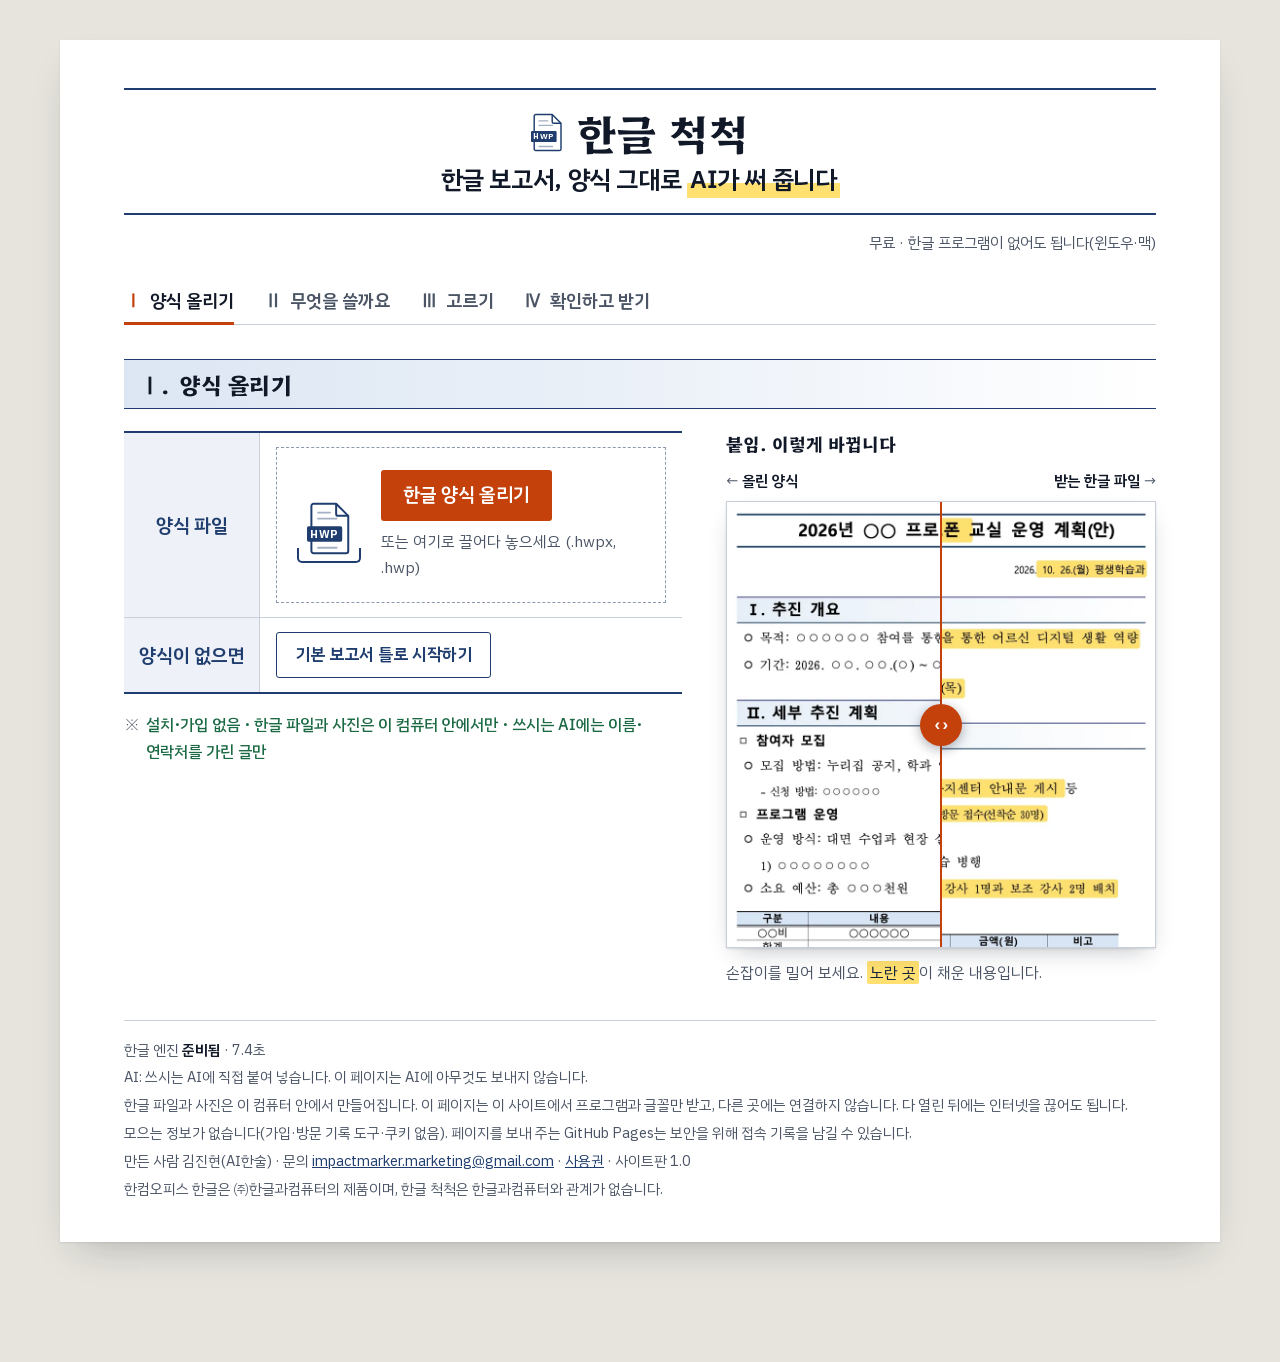
<file: index.html>
<!doctype html>
<html lang="ko">
<head>
<meta charset="utf-8">
<meta name="viewport" content="width=device-width, initial-scale=1">
<meta http-equiv="Content-Security-Policy" content="default-src 'self'; script-src 'self' 'wasm-unsafe-eval'; style-src 'self' 'unsafe-inline'; img-src 'self' blob: data:; font-src 'self'; connect-src 'self'; worker-src 'self'; object-src 'none'; base-uri 'self'; form-action 'none'">
<meta name="hc-site" content="1">
<title>한글 척척</title>
<meta name="description" content="쓰시는 AI가 보고서를 쓰고, 올린 한글 양식 모양 그대로 한글 파일(.hwpx·.hwp)로 받습니다. 양식이 없으면 기본 틀로 시작합니다. 설치·가입 없이 무료이고, 한글 파일과 사진은 이 컴퓨터 밖으로 나가지 않습니다.">
<meta property="og:type" content="website">
<meta property="og:site_name" content="한글 척척">
<meta property="og:title" content="한글 척척">
<meta property="og:description" content="쓰시는 AI가 보고서를 쓰고, 올린 한글 양식 모양 그대로 한글 파일(.hwpx·.hwp)로 받습니다. 양식이 없으면 기본 틀로 시작합니다. 설치·가입 없이 무료이고, 한글 파일과 사진은 이 컴퓨터 밖으로 나가지 않습니다.">
<meta property="og:url" content="https://jera0520.github.io/hangul-chukchuk/">
<meta property="og:image" content="https://jera0520.github.io/hangul-chukchuk/og.png">
<meta property="og:image:width" content="1200">
<meta property="og:image:height" content="630">
<meta property="og:locale" content="ko_KR">
<link rel="icon" href="favicon.svg" type="image/svg+xml">
<link rel="stylesheet" href="fonts/fonts.css">
</head>
<body>
<style>
/* 한 장의 공문서: 책상 위 흰 종이에 제목 줄, Ⅰ.~Ⅳ. 단계 띠, 표, 붙임. 한컴 로고·아이콘은 쓰지 않고 공문서 관례와 파일 형식 아이콘으로 알아보게 한다.
 * 색은 셋으로 나눈다: 문서 줄·띠·글 고리는 남색, 누르는 곳(단추·손잡이·지금 단계)만 주황빛 도장색, 채워지는 내용은 노란 형광펜.
 * 글꼴: 제목 「한글 척척」과 단계 띠는 명조(Hahmlet), 한 줄 요약과 본문은 고딕(IBM Plex Sans KR). 글은 줄이고 눈이 편하게 크게. */
:root {
  --desk: #e6e4dd;
  --sheet: #ffffff;
  --paper: #ffffff;
  --ink: #111827;
  --muted: #4a5464;
  --line: #c8cfda;
  --rule: #1f3d6e;
  --th: #eef2f8;
  --band: linear-gradient(90deg, #dce6f3 0%, #edf2f9 55%, rgba(255, 255, 255, 0) 100%);
  --dash: #8d99ad;
  --navy: #1f3d6e;
  --navy-soft: #e6edf7;
  --link: #1f3d6e;
  --accent: #c4410c;
  --accent-ink: #ffffff;
  --accent-soft: #fff1e8;
  --hl: #ffe070;
  --mark: #fff1b8;
  --ok: #1c6a44;
  --warn: #8a5600;
  --bad: #a3271f;
  --shadow: 0 1px 2px rgba(17, 24, 39, .08), 0 18px 40px -18px rgba(17, 24, 39, .28);
  --page-shadow: 0 1px 2px rgba(17, 24, 39, .12), 0 10px 24px -10px rgba(17, 24, 39, .3);
  --scrim: rgba(17, 24, 39, .45);
  --f-display: "Hahmlet", "Nanum Myeongjo", "AppleMyungjo", "Batang", serif;
  --f-body: "IBM Plex Sans KR", "Apple SD Gothic Neo", "Malgun Gothic", "Noto Sans KR", sans-serif;
}
@media (prefers-color-scheme: dark) {
  :root:not([data-theme="light"]) {
    --desk: #0b0f15; --sheet: #141a23; --ink: #e8edf4; --muted: #a3aebe; --line: #2e3949; --rule: #8fb6ff; --th: #1a2433;
    --band: linear-gradient(90deg, #1d2b42 0%, #182233 55%, rgba(20, 26, 35, 0) 100%); --dash: #5d6b80;
    --navy: #8fb6ff; --navy-soft: #1a2940; --link: #8fb6ff; --accent: #ff8f5a; --accent-ink: #1d0d04; --accent-soft: #2e1a10; --hl: rgba(255, 214, 64, .38); --mark: #4d4214;
    --ok: #6fc79c; --warn: #e3b25a; --bad: #ff9088;
    --shadow: 0 1px 2px rgba(0, 0, 0, .4), 0 18px 40px -18px rgba(0, 0, 0, .6); --page-shadow: 0 1px 2px rgba(0, 0, 0, .5), 0 10px 24px -10px rgba(0, 0, 0, .6);
    --scrim: rgba(0, 0, 0, .6);
    color-scheme: dark;
  }
}
:root[data-theme="dark"] {
  --desk: #0b0f15; --sheet: #141a23; --ink: #e8edf4; --muted: #a3aebe; --line: #2e3949; --rule: #8fb6ff; --th: #1a2433;
  --band: linear-gradient(90deg, #1d2b42 0%, #182233 55%, rgba(20, 26, 35, 0) 100%); --dash: #5d6b80;
  --navy: #8fb6ff; --navy-soft: #1a2940; --link: #8fb6ff; --accent: #ff8f5a; --accent-ink: #1d0d04; --accent-soft: #2e1a10; --hl: rgba(255, 214, 64, .38); --mark: #4d4214;
  --ok: #6fc79c; --warn: #e3b25a; --bad: #ff9088;
  --shadow: 0 1px 2px rgba(0, 0, 0, .4), 0 18px 40px -18px rgba(0, 0, 0, .6); --page-shadow: 0 1px 2px rgba(0, 0, 0, .5), 0 10px 24px -10px rgba(0, 0, 0, .6);
  --scrim: rgba(0, 0, 0, .6);
  color-scheme: dark;
}
* { box-sizing: border-box; }
[hidden] { display: none !important; }
body { margin: 0; background: var(--desk); color: var(--ink); font: 19px/1.65 var(--f-body); padding: 40px 16px 120px; -webkit-text-size-adjust: 100%; word-break: keep-all; overflow-wrap: anywhere; }
.wrap { max-width: 1160px; margin: 0 auto; display: grid; gap: 34px; background: var(--sheet); padding: 48px 64px 40px; box-shadow: var(--shadow); }
h1, h2, h3 { margin: 0; text-wrap: balance; }
h2 { font: 700 26px/1.3 var(--f-display); }
h3 { font: 700 20px/1.4 var(--f-display); }
p { margin: 0; }
:focus-visible { outline: 3px solid var(--accent); outline-offset: 2px; }
.fileic { display: block; color: #1f3d6e; }

/* 머리: 제목 줄(명조 이름 + 굵은 고딕 한 줄 요약) */
.top { display: grid; gap: 16px; }
.title { border-top: 2px solid var(--rule); border-bottom: 2px solid var(--rule); padding: 18px 8px 16px; display: grid; gap: 6px; justify-items: center; text-align: center; }
.title h1 { display: inline-flex; align-items: center; gap: 14px; font: 700 42px/1.15 var(--f-display); letter-spacing: .02em; }
.title h1 .fileic { width: 32px; height: 39px; flex: none; }
.lead { font: 600 25px/1.4 var(--f-body); letter-spacing: -.015em; }
.lead .nw { white-space: nowrap; }  /* 좁은 폰에서는 쉼표 뒤에서 줄이 바뀌게 */
.lead em { font-style: normal; background: linear-gradient(var(--hl), var(--hl)) no-repeat 0 100% / 100% 42%; padding: 0 3px; }
.meta-line { text-align: right; font-size: 15px; color: var(--muted); }
.promise { color: var(--ok); font-weight: 500; font-size: 16px; padding-left: 22px; text-indent: -22px; }
.promise::before { content: "※"; display: inline-block; width: 22px; text-indent: 0; color: var(--muted); font-weight: 400; }
.warn { margin: 0; padding-left: 12px; border-left: 3px solid var(--warn); color: var(--warn); font-weight: 500; }
.aipick { display: flex; flex-wrap: wrap; align-items: center; gap: 4px 24px; font-size: 18px; }
.aipick-h { font-weight: 600; }
.aipick label { display: inline-flex; flex-wrap: wrap; align-items: center; gap: 4px 8px; cursor: pointer; }
.aipick input { width: 22px; height: 22px; margin: 0; accent-color: var(--accent); }
.aipick input:disabled ~ span { color: var(--muted); }
.aipick .rec { color: var(--accent); font-weight: 600; font-size: 16px; }
.aipick .opt { font-size: 16px; }
.hint { color: var(--muted); font-size: 17px; }
.opt { color: var(--muted); font-weight: 400; font-size: 17px; font-family: var(--f-body); }

/* 진행 순서: 상자 없이 글자와 밑줄. 번호는 단계 띠와 같은 Ⅰ~Ⅳ */
.steps { position: relative; list-style: none; margin: 4px 0 0; padding: 0; display: flex; flex-wrap: wrap; gap: 2px 30px; border-bottom: 1px solid var(--line); }
.steps button { font: 600 18px/1.4 var(--f-body); color: var(--muted); background: none; border: 0; border-bottom: 3px solid transparent; margin-bottom: -1px; padding: 10px 0 9px; cursor: default; }
.steps button b { font: 700 18px var(--f-display); margin-right: 8px; }
.steps li.done button { color: var(--ink); cursor: pointer; }
.steps li.done button:hover { color: var(--link); }
.steps li.now button { color: var(--ink); border-bottom-color: var(--accent); }
.steps li.now button b { color: var(--accent); }

/* 단계 띠: 보고서의 Ⅰ. 추진 개요 같은 줄 */
section { display: grid; gap: 22px; align-content: start; }
section[data-step] > h2 { font-size: 23px; line-height: 1.4; padding: 8px 14px; background: var(--band); border-top: 1px solid var(--rule); border-bottom: 1px solid var(--rule); letter-spacing: .01em; }
section[data-step] > h2::before { margin-right: 10px; }
section[data-step="1"] > h2::before { content: "Ⅰ."; }
section[data-step="2"] > h2::before { content: "Ⅱ."; }
section[data-step="3"] > h2::before { content: "Ⅲ."; }
section[data-step="4"] > h2::before { content: "Ⅳ."; }
.block { display: grid; gap: 12px; padding-top: 22px; border-top: 1px solid var(--line); }
.actions { display: flex; flex-wrap: wrap; align-items: center; gap: 12px 20px; }
.actions.col { flex-direction: column; align-items: stretch; }
.actions.next:has(#to2:disabled) { display: none; }
#to2 { scroll-margin: 120px 0; }

.btn { font: 600 19px/1.2 var(--f-body); min-height: 56px; padding: 0 26px; border-radius: 3px; border: 1.5px solid var(--accent); background: var(--accent); color: var(--accent-ink); cursor: pointer; display: inline-flex; align-items: center; justify-content: center; text-align: center; }
.btn:hover:not(:disabled) { filter: brightness(1.1); }
.btn:disabled { opacity: .45; cursor: not-allowed; }
.btn.quiet { background: transparent; color: var(--link); border-color: var(--navy); }
.btn.quiet:hover:not(:disabled) { filter: none; background: var(--navy-soft); }
.btn.sm { min-height: 46px; padding: 0 18px; font-size: 17px; }
.link { font: inherit; color: var(--link); background: none; border: 0; padding: 0; cursor: pointer; text-decoration: underline; text-underline-offset: 4px; text-decoration-thickness: 1px; }
.link:hover { text-decoration-thickness: 2px; }

/* 표: 위아래 굵은 줄, 왼쪽 머리칸 */
.tbl, .facts { display: grid; grid-template-columns: 136px minmax(0, 1fr); margin: 0; border-top: 2px solid var(--rule); border-bottom: 2px solid var(--rule); }
.tbl .th, .facts dt { background: var(--th); color: var(--navy); font-weight: 600; padding: 14px 10px; border-bottom: 1px solid var(--line); border-right: 1px solid var(--line); display: grid; align-content: center; justify-items: center; text-align: center; }
.tbl .td, .facts dd { margin: 0; min-width: 0; padding: 14px 16px; border-bottom: 1px solid var(--line); overflow-wrap: anywhere; }
.tbl > :nth-last-child(-n+2), .facts > :nth-last-child(-n+2) { border-bottom: 0; }
.tbl .td { display: grid; gap: 6px; align-content: center; justify-items: start; }

/* Ⅰ단계 */
.s1-grid { display: grid; grid-template-columns: minmax(0, 1fr) minmax(0, 430px); gap: 44px; align-items: start; }
.col { display: grid; gap: 18px; min-width: 0; }
.drop { display: flex; align-items: center; gap: 16px; width: 100%; padding: 20px; border: 1.5px dashed var(--dash); background: var(--sheet); cursor: pointer; }
.drop:hover, .dragging .drop { border-color: var(--accent); background: var(--accent-soft); }
.drop .fileic { width: 44px; height: 53px; flex: none; }
.drop-txt { display: grid; gap: 8px; justify-items: start; min-width: 0; }
.drop-big { font: 600 19px/1.2 var(--f-body); color: var(--accent-ink); background: var(--accent); border-radius: 3px; padding: 14px 22px; }
.drop:hover .drop-big, .dragging .drop .drop-big { filter: brightness(1.08); }
.drop-small { color: var(--muted); font-size: 15.5px; }
.att { margin: 0; display: grid; gap: 12px; min-width: 0; }
.att-h { font: 700 18px/1.4 var(--f-display); color: var(--ink); }
.att-note { font-size: 15.5px; color: var(--muted); line-height: 1.65; }
.att-note mark { background: #ffe070; color: #14213d; padding: 0 3px; border-radius: 2px; }
.sheet { aspect-ratio: 210 / 297; max-width: 100%; background: var(--paper); border: 1px solid var(--line); box-shadow: var(--page-shadow); display: grid; place-items: center; overflow: hidden; }
.sheet img { width: 100%; height: 100%; object-fit: contain; display: block; }
.sheet .wait { color: #6b7686; font-size: 16px; }
figcaption { color: var(--muted); font-size: 16px; }

/* 붙임: 빈 양식 ↔ 채운 문서를 손잡이로 밀어 비교 */
@property --x { syntax: "<percentage>"; inherits: true; initial-value: 50%; }
.cmp { --x: 50%; position: relative; aspect-ratio: 880 / 914; background: #fff; border: 1px solid var(--line); box-shadow: var(--page-shadow); overflow: hidden; cursor: ew-resize; touch-action: pan-y; user-select: none; -webkit-user-select: none; }
.cmp img { position: absolute; inset: 0; width: 100%; height: 100%; display: block; pointer-events: none; -webkit-user-drag: none; }
.cmp .before { clip-path: inset(0 calc(100% - var(--x)) 0 0); }
.cmp .bar { position: absolute; top: 0; bottom: 0; left: var(--x); width: 2px; margin-left: -1px; background: #c4410c; pointer-events: none; }
.cmp .knob { position: absolute; top: 50%; left: 50%; width: 42px; height: 42px; transform: translate(-50%, -50%); border-radius: 50%; background: #c4410c; color: #fff; display: grid; place-items: center; font: 700 17px/1 var(--f-body); letter-spacing: -.05em; box-shadow: 0 3px 12px rgba(17, 24, 39, .35); }
.cmp-box { display: grid; gap: 8px; }
.cmp-labels { display: flex; justify-content: space-between; gap: 12px; font-size: 15px; font-weight: 600; color: var(--ink); }
.cmp-labels span:first-child::before { content: "← "; color: var(--muted); font-weight: 400; }
.cmp-labels span:last-child::after { content: " →"; color: var(--muted); font-weight: 400; }
.cmp input { position: absolute; left: 0; bottom: 0; width: 100%; height: 1px; margin: 0; opacity: 0; }
.cmp:focus-within { outline: 3px solid var(--accent); outline-offset: 3px; }
.cmp.hint { animation: cmp-hint 2.6s ease-in-out 2.5s 1; }
@keyframes cmp-hint { 0% { --x: 50%; } 30% { --x: 22%; } 70% { --x: 78%; } 100% { --x: 50%; } }
@media (prefers-reduced-motion: reduce) { .cmp.hint { animation: none; } }

/* Ⅱ단계 */
.lbl { font-weight: 600; }
textarea, input[type="text"] { font: 19px/1.6 var(--f-body); color: var(--ink); background: var(--sheet); border: 1.5px solid var(--line); border-radius: 3px; padding: 12px 14px; width: 100%; }
textarea:focus, input[type="text"]:focus { border-color: var(--navy); outline: none; box-shadow: 0 0 0 3px var(--navy-soft); }
textarea { resize: vertical; min-height: 9.5em; }
.examples { display: flex; flex-wrap: wrap; gap: 6px 16px; color: var(--muted); font-size: 17px; }
.files { list-style: none; margin: 0; padding: 0; display: grid; gap: 8px; }
.files li { display: flex; flex-wrap: wrap; justify-content: space-between; gap: 4px 16px; padding: 10px 0; border-bottom: 1px solid var(--line); }
.files .name { font-weight: 500; min-width: 0; overflow-wrap: anywhere; }
.files .meta { color: var(--muted); font-size: 17px; display: flex; gap: 14px; }
.photos { list-style: none; margin: 0; padding: 0; display: grid; grid-template-columns: repeat(auto-fill, minmax(160px, 1fr)); gap: 18px 14px; }
.photos li { display: grid; gap: 6px; min-width: 0; }
.photos .ph { position: relative; aspect-ratio: 4 / 3; max-width: 100%; background: var(--line); border-radius: 2px; overflow: hidden; }
.photos img { width: 100%; height: 100%; object-fit: cover; display: block; }
.photos .num { position: absolute; left: 6px; top: 6px; background: var(--sheet); color: var(--ink); font: 700 16px/1 var(--f-display); padding: 5px 8px; border-radius: 2px; }
.photos input[type="text"] { font-size: 16px; padding: 8px 10px; }
.photos .ctl { display: flex; gap: 14px; font-size: 16px; }
.pick { justify-self: start; }
.pi-list { list-style: none; margin: 0; padding: 0; display: grid; gap: 2px; }
.pi-list li label { display: grid; grid-template-columns: auto max-content minmax(0, 1fr) auto; align-items: center; gap: 12px; padding: 8px 0; border-bottom: 1px solid var(--line); cursor: pointer; }
.pi-list input { width: 22px; height: 22px; accent-color: var(--accent); }
.pi-list .kind { color: var(--muted); font-size: 17px; }
.pi-list mark { background: var(--mark); color: var(--ink); padding: 0 4px; border-radius: 2px; overflow-wrap: anywhere; justify-self: start; }
.pi-list .cnt { color: var(--muted); font-size: 16px; font-variant-numeric: tabular-nums; }
.pi-list .off mark { background: none; text-decoration: line-through; color: var(--muted); }
.add-row { display: flex; flex-wrap: wrap; gap: 10px; }
.add-row input { flex: 1 1 14em; width: auto; }
details > summary { cursor: pointer; font: 700 20px/1.4 var(--f-display); list-style-position: outside; }
details > summary b { color: var(--accent); font-weight: 600; font-family: var(--f-body); }
details[open] > summary { margin-bottom: 4px; }
pre.send { white-space: pre-wrap; overflow-wrap: anywhere; font: 16px/1.6 var(--f-body); background: var(--th); border: 1px solid var(--line); border-radius: 2px; padding: 14px 16px; max-height: 26em; overflow: auto; margin: 0; }

/* Ⅲ단계 */
.summary { font-size: 20px; }
.q { border: 0; margin: 0; padding: 18px 0 20px; border-top: 1px solid var(--line); display: grid; gap: 4px; min-width: 0; }
.q legend { font: 700 21px/1.4 var(--f-display); padding: 0; margin-bottom: 8px; float: left; width: 100%; }
.opt-row { display: flex; align-items: center; gap: 14px; padding: 9px 12px; border-radius: 3px; cursor: pointer; clear: both; }
.opt-row:hover { background: var(--navy-soft); }
.opt-row input { width: 24px; height: 24px; flex: none; accent-color: var(--accent); margin: 0; }
.opt-row .rec { color: var(--accent); font-weight: 600; font-size: 17px; }
.opt-in { margin: 2px 0 6px 50px; width: calc(100% - 50px) !important; }
.msg { display: grid; gap: 6px; }
.msg p { color: var(--bad); font-weight: 500; }
.msg p.ok { color: var(--ok); }

/* Ⅳ단계 */
.s4-grid { display: grid; grid-template-columns: minmax(0, 1fr) minmax(0, 380px); gap: 40px; align-items: start; }
.pages { display: grid; gap: 24px; min-width: 0; padding: 22px; background: var(--desk); }
.page { margin: 0; display: grid; gap: 6px; }
.page .sheet { aspect-ratio: auto; }
.page img { height: auto; }
.panel { display: grid; gap: 22px; position: sticky; top: calc(env(safe-area-inset-top, 0px) + 16px); min-width: 0; }
.r-title { font: 700 22px/1.4 var(--f-display); overflow-wrap: anywhere; }
.r-facts { font-size: 17px; color: var(--muted); }
.fill-row { display: grid; gap: 4px; }
.fill-row span { font-size: 16px; color: var(--muted); }
.notes { margin: 0; padding-left: 1.1em; display: grid; gap: 6px; font-size: 17px; color: var(--muted); }
.thumbs { display: grid; grid-template-columns: repeat(auto-fill, minmax(70px, 1fr)); gap: 8px; }
.thumbs img { width: 100%; aspect-ratio: 4 / 3; max-width: 100%; object-fit: cover; border-radius: 2px; display: block; }

/* 오래 걸리는 일 표시줄 */
.busy { position: fixed; left: 0; right: 0; bottom: 0; z-index: 10; background: var(--sheet); border-top: 1px solid var(--line); box-shadow: var(--shadow); padding: 14px 16px calc(14px + env(safe-area-inset-bottom, 0px)); }
.busy-in { max-width: 1160px; margin: 0 auto; display: flex; flex-wrap: wrap; align-items: center; gap: 8px 20px; }
.busy-text { font-weight: 600; flex: 1 1 16em; }
.busy-time { color: var(--muted); font-variant-numeric: tabular-nums; }
.busy .bar { position: absolute; left: 0; right: 0; top: -1px; height: 3px; overflow: hidden; }
.busy .bar::after { content: ""; position: absolute; top: 0; bottom: 0; width: 30%; background: var(--accent); animation: slide 1.4s ease-in-out infinite; }
@keyframes slide { from { left: -30%; } to { left: 100%; } }
@media (prefers-reduced-motion: reduce) { .busy .bar::after { animation: none; left: 0; width: 100%; opacity: .5; } }

/* 쓰시는 AI에 붙여 넣기 */
.paste { position: fixed; inset: 0; z-index: 20; background: var(--scrim); overflow-y: auto; padding: 16px; scroll-padding-bottom: 150px; }
.paste-in { --px: 24px; --py: 26px; max-width: 760px; margin: 3vh auto; background: var(--sheet); color: var(--ink); border-radius: 3px; border-top: 3px solid var(--rule); box-shadow: var(--shadow); padding: var(--py) var(--px); display: grid; gap: 16px; }
/* 창이 화면보다 길어도 안내 줄과 「AI 답 넣기」 단추는 화면 아래에 붙어 늘 보인다 */
.paste-foot { position: sticky; bottom: -16px; z-index: 2; display: grid; gap: 10px; margin: 0 calc(-1 * var(--px)) calc(-1 * var(--py)); padding: 14px var(--px) var(--py); background: var(--sheet); border-top: 1px solid var(--line); }
.paste-foot .msg:empty { display: none; }
.paste-steps { margin: 0; padding-left: 1.3em; display: grid; gap: 16px; }
.paste-steps li { padding-left: 4px; min-width: 0; }
.paste-steps li::marker { font: 700 19px var(--f-display); color: var(--accent); }
.paste-steps .row { display: flex; flex-wrap: wrap; align-items: center; gap: 10px 16px; }
.paste-steps details { margin-top: 10px; }
.paste-steps details > summary { font: 500 17px/1.5 var(--f-body); }
.paste-steps label { display: block; }
.paste-steps textarea { margin-top: 8px; }

.foot { display: grid; gap: 4px; padding-top: 18px; border-top: 1px solid var(--line); font-size: 14.5px; color: var(--muted); }
.foot b { color: var(--ink); font-weight: 600; }
.foot a { color: var(--link); }

/* 움직임: 무엇을 누를 수 있는지, 방금 무엇이 됐는지, 다음은 어디인지 알려 줄 때만 쓴다.
 * 짧게(대부분 0.12~0.34초, NN/g·Emil Kowalski 기준), 대부분 한 번만, 자리와 투명도만 바꾼다.
 * 누르는 일을 막지 않고, 컴퓨터에서 「동작 줄이기」를 켠 분께는 멈춘다(맨 아래). */
:root { --ease-out: cubic-bezier(.22, 1, .36, 1); --ease-io: cubic-bezier(.65, 0, .35, 1); }
.wrap { overflow-x: clip; }
@keyframes rise { from { opacity: 0; transform: translateY(10px); } }
@keyframes pop { from { opacity: 0; transform: scale(.94); } }
@keyframes fresh { from { background-color: var(--mark); } }
@keyframes ring { from { box-shadow: 0 0 0 0 color-mix(in srgb, var(--accent) 55%, transparent); } to { box-shadow: 0 0 0 16px color-mix(in srgb, var(--accent) 0%, transparent); } }

/* 첫 화면: 「AI가 써 줍니다」에 형광펜이 한 번 그어진다(붙임의 노란 곳 = AI가 채운 내용과 같은 약속) */
.lead em { animation: hl-draw .6s var(--ease-out) .3s both; }
@keyframes hl-draw { from { background-size: 0% 42%; } }

/* 진행 순서: 지금 단계 밑줄이 다음 단계로 미끄러져 간다(위치는 app.js가 잰다) */
.steps.ink li.now button { border-bottom-color: transparent; }
.steps.ink::after { content: ""; position: absolute; left: 0; top: 0; width: var(--ink-w, 0); height: 3px; background: var(--accent); transform: translate(var(--ink-x, 0), var(--ink-y, 0)); pointer-events: none; }
.steps.ink-go::after { transition: transform .34s var(--ease-io), width .34s var(--ease-io); }
/* 단계 화면: 앞으로 가면 오른쪽에서, 돌아가면 왼쪽에서 들어온다 */
section[data-step][data-dir] { animation: step-in .3s var(--ease-out) both; }
section[data-step][data-dir="back"] { animation-name: step-back; }
@keyframes step-in { from { opacity: 0; transform: translateX(24px); } }
@keyframes step-back { from { opacity: 0; transform: translateX(-24px); } }

/* 누르면 살짝 들어간다 */
.btn, .drop-big { transition: transform .12s var(--ease-out), filter .15s, background-color .15s, border-color .15s, color .15s; }
.btn:active:not(:disabled), .drop:active .drop-big { transform: scale(.97); }
.btn.done, .btn.done:hover:not(:disabled) { background: var(--ok); border-color: var(--ok); color: var(--accent-ink); filter: none; }
.link.done { color: var(--ok); text-decoration: none; }

/* 양식 칸: 마우스를 올리면 파일 아이콘이 들리고, 파일을 끌어오면 창 어디에 놓아도 받는다 */
.drop { transition: border-color .15s, background-color .15s; }
.drop .fileic { transition: transform .25s var(--ease-out); }
.drop:hover .fileic { transform: translateY(-3px); }
.dragging .drop { border-style: solid; }
.dragging .drop .fileic { animation: bob .9s ease-in-out infinite; }
@keyframes bob { 50% { transform: translateY(-6px); } }
.dragging #s2 .pick { border-style: dashed; background: var(--accent-soft); }

/* 붙임 비교: 손잡이에 마우스를 올리면 커지고, 잡으면 줄어든다 */
.cmp .knob { transition: transform .18s var(--ease-out); }
.cmp:hover .knob { transform: translate(-50%, -50%) scale(1.1); }
.cmp.drag { cursor: grabbing; }
.cmp.drag .knob { transform: translate(-50%, -50%) scale(.94); }

/* 새로 나타난 것: 양식 요약·다음 단추·안내 문구는 아래에서 올라오고, 다음 단추는 한 번 둥글게 번진다 */
#f-facts, .actions.next, #q-actions, .msg p, .page { animation: rise .3s var(--ease-out) both; }
.page { animation-delay: calc(var(--i, 0) * 80ms); }
.actions.next .btn, #q-actions .btn { animation: ring .9s ease-out .35s 1; }
.btn.ring { animation: ring .9s ease-out 1; }
/* 새로 더한 사진은 톡 나타나고, 새로 더한 자료·가릴 말·지금 할 일은 노란빛이 잠깐 비쳤다 사라진다 */
.photos li.new { animation: pop .26s var(--ease-out) both; animation-delay: calc(var(--i, 0) * 50ms); }
.fresh { animation: fresh 1.6s ease-out; }

/* 보여 주는 안내: 글을 읽지 않아도 무엇을 어디에 넣는지 보이게 한다.
 * 넣는 곳마다 들어갈 물건의 그림을 두고, 처음 한 번(그리고 한동안 아무것도 안 할 때 한두 번 더) 그 물건이 들어가는 모습을 보여 준다. */
.drop { padding: 22px 20px; gap: 20px; }
.drop-pic { --fly-x: 130px; --fly-y: -72px; position: relative; flex: none; width: 64px; height: 76px; display: grid; justify-items: center; align-content: end; }
.drop-fly { position: relative; z-index: 1; display: block; }
.drop-pic .fileic { width: 44px; height: 53px; }
.drop-hand { position: absolute; right: -12px; bottom: -8px; width: 16px; height: 22px; opacity: 0; pointer-events: none; }
.tray { display: block; width: 64px; height: 15px; margin-top: -7px; border: 2px solid var(--navy); border-top: 0; border-radius: 0 0 5px 5px; }
.drop.demo .drop-fly { animation: fly-in 1.3s var(--ease-out) both; }
.drop.demo .drop-hand { animation: hand-in 1.3s linear both; }
.drop.demo .tray { animation: tray-hit .6s ease-out 1.05s; }
@keyframes fly-in { 0% { transform: translate(var(--fly-x), var(--fly-y)) rotate(12deg); opacity: 0; } 12% { opacity: 1; } 72% { transform: translate(0, -8px) rotate(0); } 100% { transform: none; } }
@keyframes hand-in { 0%, 72% { opacity: 1; } 100% { opacity: 0; } }
@keyframes tray-hit { from { border-color: var(--accent); box-shadow: 0 5px 0 -2px color-mix(in srgb, var(--accent) 35%, transparent); } }
.dragging .drop .tray { border-color: var(--accent); }

/* 사진 칸: 올린 양식의 사진 칸을 그 모양·차례·설명 그대로 비워 보여 주고, 사진을 넣으면 그 칸이 채워진다 */
.photo-grid { display: grid; grid-template-columns: repeat(auto-fill, minmax(170px, 1fr)); gap: 18px 14px; }
.photo-grid > .photos { display: contents; }
.photos .ph { aspect-ratio: var(--ar, 4 / 3); }
.slot { position: relative; display: grid; place-items: center; aspect-ratio: var(--ar, 4 / 3); border: 1.5px dashed var(--dash); border-radius: 2px; background: var(--sheet); color: var(--navy); cursor: pointer; transition: border-color .15s, background-color .15s; }
.slot svg { width: 46px; height: 38px; transition: transform .25s var(--ease-out); }
.slot:hover, .dragging .slot { border-color: var(--accent); background: var(--accent-soft); }
.slot:hover svg { transform: translateY(-3px); }
.dragging .slot { border-style: solid; }
.slot .num { position: absolute; left: 6px; top: 6px; color: var(--muted); font: 700 16px/1 var(--f-display); padding: 5px 4px; }
.slot-cap { font-size: 15.5px; color: var(--muted); text-align: center; line-height: 1.45; overflow-wrap: anywhere; }
.slots li.add .slot-cap { color: var(--link); font-weight: 600; }
.slots li.wave .slot { animation: slot-wave 1s ease-out both; animation-delay: calc(var(--i, 0) * 90ms + .35s); }
@keyframes slot-wave { 0% { border-color: var(--dash); } 35% { border-color: var(--accent); background-color: var(--accent-soft); } 100% { border-color: var(--dash); background-color: var(--sheet); } }

/* 키보드로도 누를 수 있는 파일 고르기 칸 */
label.drop:focus-visible, label.pick:focus-visible, label.slot:focus-visible { outline: 3px solid var(--accent); outline-offset: 2px; }

/* 붙여 넣기 창: ① 복사 → ② AI에 붙여 넣기 → ③ 답 붙여 넣기를 그림으로. 지금 할 칸만 주황 테두리, 끝난 칸은 흐리게 */
.paste-in { max-width: 820px; }
.paste-steps { list-style: none; padding: 0; gap: 12px; counter-reset: ps; }
.paste-steps > li { counter-increment: ps; position: relative; display: grid; grid-template-columns: 96px minmax(0, 1fr); gap: 18px; align-items: start; padding: 16px 18px 16px 16px; border: 1px solid var(--line); border-radius: 3px; transition: border-color .2s, box-shadow .2s, opacity .2s; }
.paste-steps > li::before { content: counter(ps); position: absolute; left: -1px; top: -1px; min-width: 28px; padding: 3px 7px; font: 700 16px/1.2 var(--f-display); color: var(--accent-ink); background: var(--muted); border-radius: 3px 0 3px 0; text-align: center; }
.paste-steps > li.now { border-color: var(--accent); box-shadow: inset 4px 0 0 var(--accent); }
.paste-steps > li.now::before { background: var(--accent); }
.paste-steps > li.done { opacity: .62; }
.paste-steps > li.done::before { content: "✓"; background: var(--ok); }
/* 끝난 칸은 작게 접어 지금 칸이 크게 보이게 한다(창이 화면보다 길어지지 않게) */
.paste-steps > li.done { padding-top: 10px; padding-bottom: 10px; grid-template-columns: 64px minmax(0, 1fr); align-items: center; }
.paste-steps > li.done .ps-pic { width: 56px; height: 40px; margin-top: 0; }
.paste-steps > li.done details, .paste-steps > li.done .ai-open { display: none; }
.ps-pic { width: 96px; height: 70px; color: var(--navy); margin-top: 8px; }
.ps-body { display: grid; gap: 8px; min-width: 0; }
.ps-say { font-weight: 600; }
.paste-steps textarea { margin-top: 0; }
.keys { white-space: nowrap; margin-left: 6px; font-weight: 400; color: var(--muted); }
kbd { display: inline-block; font: 600 14px/1 var(--f-body); color: var(--ink); background: var(--th); border: 1px solid var(--line); border-bottom-width: 2px; border-radius: 4px; padding: 4px 7px; margin: 0 2px; }
.ai-open { font-size: 16.5px; color: var(--muted); }
.ai-open a { color: var(--link); font-weight: 600; }
/* 지금 칸의 그림만 한 번 움직인다: 종이가 한 장 더 생기고, 글이 입력칸으로 들어가 보내지고, 「코드 복사」 뒤 화살표가 내려온다 */
.paste-steps li.now .copy-sheet { animation: ps-copy 1.4s var(--ease-out) .25s 2 both; }
@keyframes ps-copy { 0% { transform: none; opacity: 0; } 30% { opacity: 1; } 70%, 100% { transform: translate(14px, 9px); opacity: 1; } }
.paste-steps li .copy-sheet { transform: translate(14px, 9px); }
.paste-steps li.now .chat-text { animation: ps-text 1.6s var(--ease-out) .25s 2 both; }
@keyframes ps-text { 0% { transform: translateX(-40px); opacity: 0; } 25% { opacity: 1; } 60%, 100% { transform: none; opacity: 1; } }
.paste-steps li.now .chat-send { animation: ps-send 1.6s ease-out .25s 2 both; transform-box: fill-box; transform-origin: center; }
@keyframes ps-send { 0%, 62% { transform: none; } 75% { transform: scale(1.5); } 100% { transform: none; } }
.paste-steps li.now .code-copy { animation: ps-send 1.6s ease-out .25s 2 both; transform-box: fill-box; transform-origin: center; }
.paste-steps li.now .down { animation: ps-down 1.6s ease-in-out .25s 2 both; }
@keyframes ps-down { 0%, 55% { transform: translateY(-4px); opacity: .25; } 100% { transform: translateY(2px); opacity: 1; } }

@media (max-width: 960px) {
  .s1-grid, .s4-grid { grid-template-columns: minmax(0, 1fr); }
  .att { max-width: 460px; }
  .panel { position: static; }
}
@media (max-width: 720px) {
  body { padding: 0 0 120px; }
  .wrap { padding: 26px 16px 32px; gap: 28px; box-shadow: none; }
  .title { padding: 14px 4px 12px; }
  .title h1 { font-size: 32px; gap: 10px; }
  .title h1 .fileic { width: 25px; height: 30px; }
  .lead { font-size: 20px; }
  .meta-line { font-size: 14px; }
  section[data-step] > h2 { font-size: 20px; padding: 7px 10px; }
  .tbl { grid-template-columns: minmax(0, 1fr); }
  .tbl .th { justify-items: start; text-align: left; border-right: 0; padding: 8px 10px; }
  .tbl .td { padding: 12px 0 16px; }
  .facts { grid-template-columns: 84px minmax(0, 1fr); font-size: 17px; }
  .facts dt { padding: 10px 6px; }
  .facts dd { padding: 10px 12px; }
  .drop { padding: 16px; gap: 12px; }
  .drop .fileic { width: 36px; height: 43px; }
  .drop-pic { --fly-x: 90px; --fly-y: -52px; width: 52px; height: 62px; }
  .tray { width: 52px; height: 13px; }
  .photo-grid { grid-template-columns: repeat(2, minmax(0, 1fr)); gap: 14px 10px; }
  .drop-big { font-size: 18px; padding: 13px 18px; }
  .pages { padding: 12px; }
}
@media (max-width: 480px) {
  body { font-size: 18px; }
  .btn { width: 100%; }
  .opt-in { margin-left: 0; width: 100% !important; }
  .promise { font-size: 15.5px; }
  .drop-txt { justify-items: stretch; flex: 1; }
  .drop-big { text-align: center; }
  .steps { display: grid; grid-template-columns: repeat(4, minmax(0, 1fr)); gap: 0; }
  .steps button { width: 100%; display: grid; justify-items: center; gap: 2px; padding: 8px 2px 7px; font-size: 14.5px; line-height: 1.3; text-align: center; }
  .steps button b { margin: 0; font-size: 18px; }
  .paste-steps > li { grid-template-columns: 60px minmax(0, 1fr); gap: 12px; padding: 14px 12px 14px 10px; }
  .ps-pic { width: 60px; height: 44px; margin-top: 18px; }
  .paste-in { --px: 16px; --py: 20px; margin: 0 auto; }
  /* 휴대폰에서는 아래에 붙여 두면 답 칸을 가리므로 ③ 바로 밑에 둔다 */
  .paste { scroll-padding-bottom: 0; }
  .paste-foot { position: static; }
}
@media (prefers-reduced-motion: reduce) {
  *, *::before, *::after { animation-duration: .01ms !important; animation-delay: 0s !important; animation-iteration-count: 1 !important; transition-duration: .01ms !important; transition-delay: 0s !important; }
  .fresh { animation-duration: 1.6s !important; }
}
</style>

<svg width="0" height="0" style="position:absolute" aria-hidden="true" focusable="false">
  <symbol id="ic-photo-add" viewBox="0 0 44 36">
    <rect x="1.5" y="1.5" width="32" height="26" rx="2" fill="none" stroke="currentColor" stroke-width="2"/>
    <path d="M5.5 23.5l7.5-8.5 6 6 4-4 7 6.5" fill="none" stroke="currentColor" stroke-width="2" stroke-linejoin="round" stroke-linecap="round"/>
    <circle cx="24.5" cy="9" r="2.8" fill="currentColor"/>
    <circle cx="35" cy="27" r="8" fill="var(--accent)"/>
    <path d="M35 22.6v8.8M30.6 27h8.8" stroke="var(--accent-ink)" stroke-width="2.4" stroke-linecap="round"/>
  </symbol>
  <symbol id="ic-hwp" viewBox="0 0 40 48">
    <path d="M6 1.5h20.5L37.5 12.5V44.5a2 2 0 0 1-2 2H6a2 2 0 0 1-2-2v-41a2 2 0 0 1 2-2z" fill="#fff" stroke="currentColor" stroke-width="1.8" stroke-linejoin="round"/>
    <path d="M26.5 1.5V10.5a2 2 0 0 0 2 2h9" fill="none" stroke="currentColor" stroke-width="1.8" stroke-linejoin="round"/>
    <path d="M10 9.5h11M10 15h17" stroke="currentColor" stroke-width="1.6" stroke-linecap="round" opacity=".4"/>
    <rect x="0" y="22" width="32" height="14" rx="1.5" fill="currentColor"/>
    <text x="16" y="32.6" text-anchor="middle" font-family="IBM Plex Sans KR, Apple SD Gothic Neo, Malgun Gothic, sans-serif" font-size="10" font-weight="700" letter-spacing=".6" fill="#fff">HWP</text>
    <path d="M10 41.5h17" stroke="currentColor" stroke-width="1.6" stroke-linecap="round" opacity=".4"/>
  </symbol>
</svg>

<div class="wrap">
  <header class="top">
    <div class="title">
      <h1><svg class="fileic" aria-hidden="true" focusable="false"><use href="#ic-hwp"/></svg>한글 척척</h1>
      <p class="lead">한글 보고서, <span class="nw">양식 그대로 <em>AI가 써 줍니다</em></span></p>
    </div>
    <p class="meta-line">무료 · 한글 프로그램이 없어도 됩니다(윈도우·맥)</p>
    <p class="warn" id="dl-warn" hidden>지금 열린 claude.ai 화면에서는 파일 받기가 막혀 있습니다. 시작하기 전에 화면 맨 위 제목 「한글 척척」을 눌러 「복제」(Duplicate)를 고르세요. 열리는 내 복사본에서는 한글 파일을 받을 수 있습니다.</p>
    <div class="aipick" role="radiogroup" aria-labelledby="aipick-h">
      <span class="aipick-h" id="aipick-h">글은 어느 AI가 쓸까요?</span>
      <label><input type="radio" name="aimode" value="auto" id="ai-auto" checked><span id="ai-auto-label">이 페이지의 Claude</span><span class="rec" id="ai-auto-rec">(추천)</span></label>
      <label><input type="radio" name="aimode" value="paste" id="ai-paste"><span>쓰시는 AI에 붙여 넣기</span><span class="opt">ChatGPT·Gemini 등</span></label>
    </div>
    <ol class="steps" id="steps">
      <li data-n="1"><button type="button"><b>Ⅰ</b>양식 올리기</button></li>
      <li data-n="2"><button type="button"><b>Ⅱ</b>무엇을 쓸까요</button></li>
      <li data-n="3"><button type="button"><b>Ⅲ</b>고르기</button></li>
      <li data-n="4"><button type="button"><b>Ⅳ</b>확인하고 받기</button></li>
    </ol>
  </header>

  <section data-step="1" id="s1" aria-labelledby="h1s">
    <h2 id="h1s">양식 올리기</h2>
    <div class="s1-grid">
      <div class="col">
        <div class="tbl">
          <div class="th">양식 파일</div>
          <div class="td">
            <label class="drop" id="f-drop" for="f-input">
              <span class="drop-pic" aria-hidden="true">
                <span class="drop-fly">
                  <svg class="fileic" focusable="false"><use href="#ic-hwp"/></svg>
                  <svg class="drop-hand" viewBox="0 0 16 22" focusable="false"><path d="M1.5 1.5v16.2l4.3-4 3 6.6 2.9-1.3-2.9-6.5h5.7z" fill="#fff" stroke="#111827" stroke-width="1.4" stroke-linejoin="round"/></svg>
                </span>
                <span class="tray"></span>
              </span>
              <span class="drop-txt">
                <span class="drop-big">한글 양식 올리기</span>
                <span class="drop-small">또는 여기로 끌어다 놓으세요 (.hwpx, .hwp)</span>
              </span>
            </label>
            <input id="f-input" type="file" accept=".hwpx,.hwp" hidden>
          </div>
          <div class="th">양식이 없으면</div>
          <div class="td">
            <button type="button" class="btn quiet sm" id="f-default">기본 보고서 틀로 시작하기</button>
          </div>
        </div>
        <p class="promise">설치·가입 없음 · 한글 파일과 사진은 이 컴퓨터 안에서만 · 쓰시는 AI에는 이름·연락처를 가린 글만</p>
        <div id="f-msg" class="msg" role="alert"></div>
        <dl id="f-facts" class="facts" hidden></dl>
        <div class="actions next"><button type="button" class="btn" id="to2" disabled>다음: 무엇을 쓸지 적기</button></div>
      </div>
      <figure class="att">
        <figcaption class="att-h" id="f-cap">붙임. 이렇게 바뀝니다</figcaption>
        <div class="cmp-box" id="cmp-box">
          <div class="cmp-labels" aria-hidden="true"><span>올린 양식</span><span>받는 한글 파일</span></div>
          <div class="cmp hint" id="cmp">
            <img class="after" src="img/cmp_filled.webp" alt="" width="880" height="914">
            <img class="before" src="img/cmp_empty.webp" alt="" width="880" height="914">
            <span class="bar" aria-hidden="true"><span class="knob">‹ ›</span></span>
            <input type="range" id="cmp-r" min="0" max="100" value="50" aria-label="올린 양식과 받는 한글 파일 비교: 왼쪽으로 밀면 채운 문서, 오른쪽으로 밀면 빈 양식이 더 보입니다">
          </div>
        </div>
        <div class="sheet" id="f-sheet" hidden><span class="wait">미리보기를 준비하는 중</span></div>
        <p class="att-note" id="cmp-note">손잡이를 밀어 보세요. <mark>노란 곳</mark>이 채운 내용입니다.</p>
      </figure>
    </div>
  </section>

  <section data-step="2" id="s2" aria-labelledby="h2s" hidden>
    <h2 id="h2s">무엇을 쓸까요?</h2>
    <div class="col">
      <label class="lbl" for="req">부탁 글 <span class="opt">대충 적어도 됩니다. 모르는 부분은 AI가 물어봅니다.</span></label>
      <textarea id="req" rows="6" placeholder="예) 이 양식으로 2학기 취업 특강 결과 보고서 써 줘. 9월 15일부터 10월 6일까지 매주 화요일, 본관 세미나실, 25명 참여."></textarea>
      <p class="examples"><span>예시 넣기:</span>
        <button type="button" class="link" data-ex="0">결과 보고</button>
        <button type="button" class="link" data-ex="1">운영 계획</button>
        <button type="button" class="link" data-ex="2">일지 칸 채우기</button>
      </p>
    </div>
    <div class="block" id="p-block">
      <h3>사진 <span class="opt">선택</span></h3>
      <p class="hint" id="p-hint">사진 칸에 번호 차례로 들어갑니다. 사진은 AI에 보내지 않습니다.</p>
      <div class="photo-grid">
        <ol id="p-list" class="photos"></ol>
        <ol id="p-empty" class="photos slots"></ol>
      </div>
      <input id="p-input" type="file" multiple accept="image/*" hidden>
      <div id="p-msg" class="msg" role="alert"></div>
    </div>
    <div class="block">
      <h3>붙임 자료 <span class="opt">선택</span></h3>
      <p class="hint">출석부·만족도 결과·회의 메모처럼 근거가 되는 파일(.hwpx .hwp .txt .csv). 글자만 읽어서 씁니다.</p>
      <ul id="m-list" class="files"></ul>
      <label class="btn quiet pick" for="m-input">자료 더하기</label>
      <input id="m-input" type="file" multiple accept=".hwpx,.hwp,.txt,.md,.csv" hidden>
      <div id="m-msg" class="msg" role="alert"></div>
    </div>
    <details id="pi" class="block">
      <summary>AI에 보내기 전에 가릴 말 <b id="pi-n">없음</b></summary>
      <p class="hint">이름·학번·전화번호처럼 보이는 말은 AI에 보내기 전에 [이름1], [전화1]처럼 바꾸고, 받은 파일에서는 원래대로 되돌립니다. 가리지 않아도 되는 말은 체크를 끄세요.</p>
      <ul id="pi-list" class="pi-list"></ul>
      <div class="add-row">
        <input id="pi-add" type="text" placeholder="더 가릴 말 (쉼표로 여러 개, 명단 붙여 넣기도 됩니다)" aria-label="더 가릴 말">
        <button type="button" class="btn quiet" id="pi-add-btn">가리기</button>
      </div>
      <div id="pi-msg" class="msg" role="status"></div>
    </details>
    <details id="send" class="block">
      <summary>AI에 가는 글 보기</summary>
      <pre id="send-pre" class="send"></pre>
    </details>
    <div class="actions">
      <button type="button" class="btn" id="to3">AI에게 쓰게 하기</button>
      <button type="button" class="link" id="back1">양식 다시 고르기</button>
    </div>
    <div id="s2-msg" class="msg" role="alert"></div>
  </section>

  <section data-step="3" id="s3" aria-labelledby="h3s" hidden>
    <h2 id="h3s">몇 가지만 골라 주세요</h2>
    <p id="q-summary" class="summary"></p>
    <form id="q-form"></form>
    <div class="actions" id="q-actions" hidden>
      <button type="button" class="btn" id="make">이대로 만들기</button>
      <span class="hint">추천이 미리 골라져 있어서 그대로 눌러도 됩니다.</span>
    </div>
    <div id="s3-msg" class="msg" role="alert"></div>
    <div class="actions" id="retry-row" hidden><button type="button" class="btn quiet" id="retry">다시 하기</button></div>
  </section>

  <section data-step="4" id="s4" aria-labelledby="h4s" hidden>
    <h2 id="h4s">확인하고 받기</h2>
    <div class="s4-grid">
      <div class="pages" id="pages"></div>
      <aside class="panel">
        <div class="col">
          <p id="r-title" class="r-title"></p>
          <p id="r-facts" class="r-facts"></p>
        </div>
        <div class="actions col">
          <button type="button" class="btn" id="get-hwpx">한글 파일 받기 (.hwpx)</button>
          <button type="button" class="link" id="get-hwp">옛 형식(.hwp)으로도 받기</button>
        </div>
        <div id="get-msg" class="msg" role="status"></div>
        <p id="undo-row" hidden><button type="button" class="link" id="undo">앞 결과로 되돌리기</button></p>
        <div id="fill-box" class="block" hidden>
          <h3>채울 곳 <span class="opt" id="fill-n"></span></h3>
          <p class="hint">○○로 비워 둔 곳입니다. 아는 내용을 적고 다시 만들면 AI 없이 바로 바뀝니다.</p>
          <div id="fill-list" class="col"></div>
          <button type="button" class="btn quiet" id="refill">고친 내용으로 다시 만들기</button>
        </div>
        <div id="photo-box" class="block" hidden>
          <h3>사진 <span class="opt" id="photo-n"></span></h3>
          <div id="photo-thumbs" class="thumbs"></div>
          <label class="btn quiet pick" for="p2-input">사진 고르기</label>
          <input id="p2-input" type="file" multiple accept="image/*" hidden>
        </div>
        <div class="block">
          <h3>AI에게 고쳐 달라고 하기</h3>
          <textarea id="wish" rows="3" placeholder="예) 1쪽으로 줄여 줘 / 향후 계획을 더 자세히 써 줘"></textarea>
          <button type="button" class="btn quiet" id="ask-fix">이렇게 고쳐 주세요</button>
        </div>
        <details class="block" id="notes-box">
          <summary>점검 결과</summary>
          <ul id="notes" class="notes"></ul>
        </details>
        <p><button type="button" class="link" id="restart">새 문서 만들기</button></p>
      </aside>
    </div>
  </section>

  <footer class="foot">
    <p id="eng-status">한글 엔진 준비 중</p>
    <p id="ai-status">AI 연결 확인 중</p>
    <p>한글 파일과 사진은 이 컴퓨터 안에서 만들어집니다. 이 페이지는 이 사이트에서 프로그램과 글꼴만 받고, 다른 곳에는 연결하지 않습니다. 다 열린 뒤에는 인터넷을 끊어도 됩니다.</p>
    <p>모으는 정보가 없습니다(가입·방문 기록 도구·쿠키 없음). 페이지를 보내 주는 GitHub Pages는 보안을 위해 접속 기록을 남길 수 있습니다.</p>
    <p>만든 사람 김진현(AI한술) · 문의 <a href="mailto:impactmarker.marketing@gmail.com">impactmarker.marketing@gmail.com</a> · <a href="licenses.html">사용권</a> · 사이트판 1.0</p>
    <p>한컴오피스 한글은 ㈜한글과컴퓨터의 제품이며, 한글 척척은 한글과컴퓨터와 관계가 없습니다.</p>
  </footer>
</div>

<div class="paste" id="paste" role="dialog" aria-modal="true" aria-labelledby="paste-h" hidden>
  <div class="paste-in">
    <h2 id="paste-h">쓰시는 AI에 붙여 넣기</h2>
    <p class="hint">이름·연락처는 [이름1]처럼 가린 글입니다. 한글 파일·사진은 빠져 있습니다.</p>
    <ol class="paste-steps">
      <li>
        <svg class="ps-pic" viewBox="0 0 88 64" aria-hidden="true" focusable="false">
          <rect x="16" y="8" width="34" height="44" rx="2" fill="var(--sheet)" stroke="currentColor" stroke-width="2"/>
          <path d="M23 19h20M23 26h20M23 33h14" stroke="currentColor" stroke-width="2" stroke-linecap="round" opacity=".45"/>
          <g class="mv copy-sheet"><rect x="16" y="8" width="34" height="44" rx="2" fill="var(--sheet)" stroke="var(--accent)" stroke-width="2"/><path d="M23 19h20M23 26h20M23 33h14" stroke="var(--accent)" stroke-width="2" stroke-linecap="round" opacity=".6"/></g>
        </svg>
        <div class="ps-body">
          <div class="row"><button type="button" class="btn" id="paste-copy">글 복사</button><span class="opt" id="paste-count"></span></div>
          <details id="paste-show"><summary>복사할 글 보기</summary><pre id="paste-pre" class="send"></pre></details>
        </div>
      </li>
      <li>
        <svg class="ps-pic" viewBox="0 0 88 64" aria-hidden="true" focusable="false">
          <rect x="4" y="5" width="80" height="54" rx="4" fill="var(--sheet)" stroke="currentColor" stroke-width="2"/>
          <path d="M4 15h80" stroke="currentColor" stroke-width="2" opacity=".45"/>
          <circle cx="10" cy="10" r="1.6" fill="currentColor"/><circle cx="15" cy="10" r="1.6" fill="currentColor"/><circle cx="20" cy="10" r="1.6" fill="currentColor"/>
          <rect x="11" y="42" width="66" height="11" rx="5.5" fill="none" stroke="currentColor" stroke-width="2"/>
          <rect class="mv chat-text" x="16" y="45.5" width="40" height="4" rx="2" fill="var(--accent)"/>
          <circle class="mv chat-send" cx="70.5" cy="47.5" r="3.6" fill="var(--accent)"/>
        </svg>
        <div class="ps-body">
          <p class="ps-say">쓰시는 AI의 <b>새 대화</b>에 붙여 넣고 보내기 <span class="keys"><kbd class="k-mod">Ctrl</kbd>+<kbd>V</kbd></span></p>
          <p class="ai-open">열기: <a href="https://chatgpt.com/" target="_blank" rel="noopener noreferrer">ChatGPT</a> · <a href="https://gemini.google.com/app" target="_blank" rel="noopener noreferrer">Gemini</a> · <a href="https://claude.ai/new" target="_blank" rel="noopener noreferrer">Claude</a></p>
        </div>
      </li>
      <li>
        <svg class="ps-pic" viewBox="0 0 88 64" aria-hidden="true" focusable="false">
          <rect x="4" y="4" width="80" height="30" rx="3" fill="currentColor" opacity=".9"/>
          <path d="M11 13h34M11 20h44M11 27h26" stroke="var(--sheet)" stroke-width="2" stroke-linecap="round" opacity=".7"/>
          <rect class="mv code-copy" x="60" y="8" width="19" height="9" rx="2" fill="var(--accent)"/>
          <path class="mv down" d="M44 38v12m-5-5 5 5 5-5" fill="none" stroke="var(--accent)" stroke-width="2.4" stroke-linecap="round" stroke-linejoin="round"/>
          <rect x="11" y="54" width="66" height="7" rx="1.5" fill="none" stroke="currentColor" stroke-width="2"/>
        </svg>
        <div class="ps-body">
          <label for="paste-in" class="ps-say">AI 답의 「코드 복사」를 누르고 여기에 붙여 넣기 <span class="keys"><kbd class="k-mod">Ctrl</kbd>+<kbd>V</kbd></span></label>
          <textarea id="paste-in" rows="5" placeholder="AI 답 붙여 넣기"></textarea>
        </div>
      </li>
    </ol>
    <div class="paste-foot">
      <div id="paste-msg" class="msg" role="alert"></div>
      <div class="actions">
        <button type="button" class="btn" id="paste-ok">AI 답 넣기</button>
        <button type="button" class="link" id="paste-cancel">그만두기</button>
      </div>
    </div>
  </div>
</div>

<div class="busy" id="busy" role="status" aria-live="polite" hidden>
  <div class="bar"></div>
  <div class="busy-in">
    <span class="busy-text" id="busy-text"></span>
    <span class="busy-time" id="busy-time"></span>
    <button type="button" class="btn quiet" id="busy-stop" hidden>멈추기</button>
  </div>
</div>

<script src="lib/masker/core.js"></script>
<script type="module" src="app.js"></script>
</body>
</html>
</file>
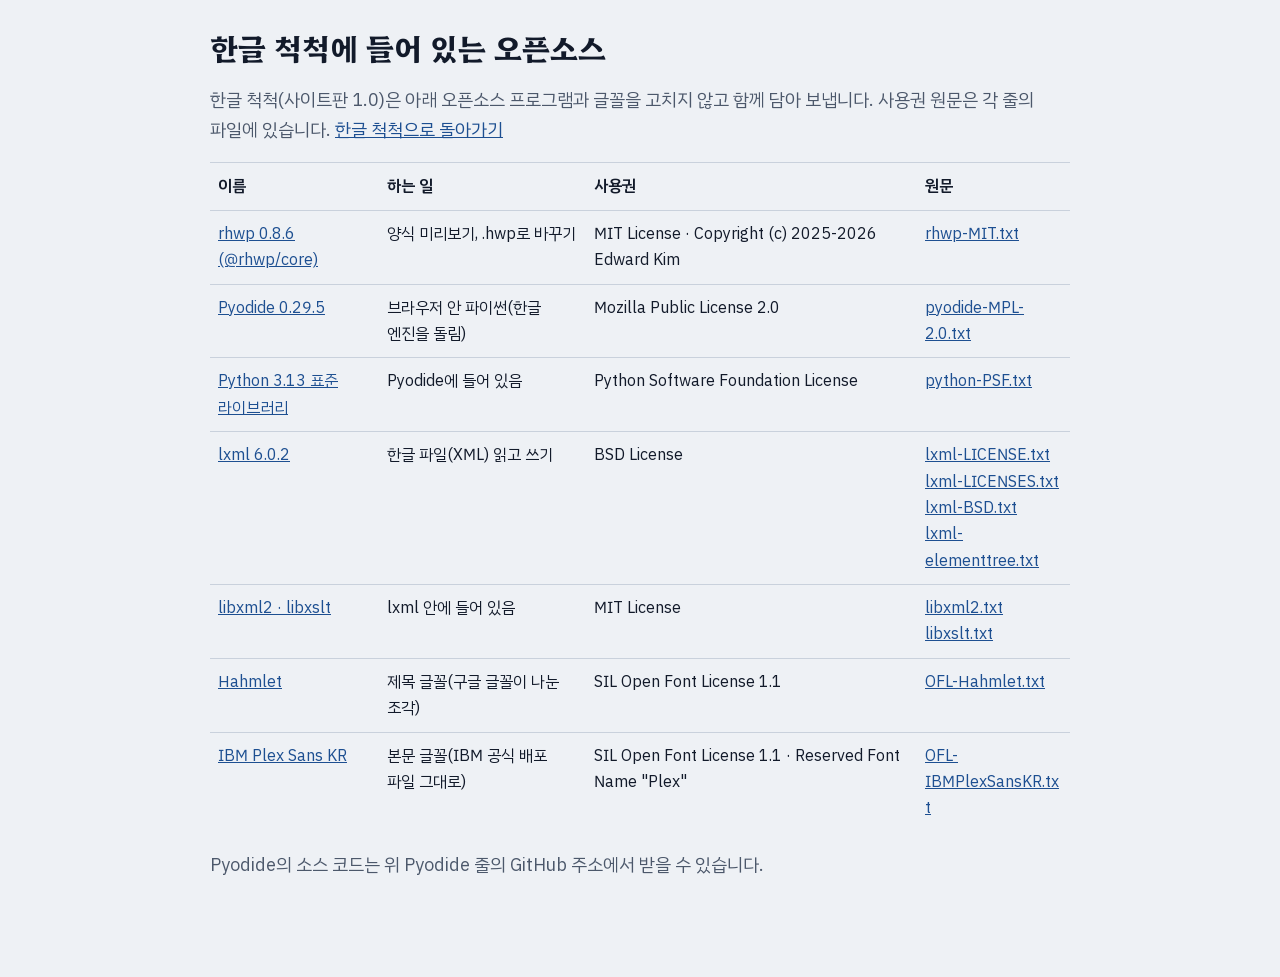
<file: licenses.html>
<!doctype html>
<html lang="ko">
<head>
<meta charset="utf-8">
<meta name="viewport" content="width=device-width, initial-scale=1">
<meta http-equiv="Content-Security-Policy" content="default-src 'self'; style-src 'self' 'unsafe-inline'; font-src 'self'; img-src 'self'">
<title>한글 척척 사용권</title>
<link rel="icon" href="favicon.svg" type="image/svg+xml">
<link rel="stylesheet" href="fonts/fonts.css">
<style>
:root { --bg: #eef1f5; --ink: #121a2a; --muted: #4c586b; --line: #c9d1dc; --accent: #1d4f91; }
@media (prefers-color-scheme: dark) { :root { --bg: #0e131a; --ink: #e8edf4; --muted: #a3aebe; --line: #2c3646; --accent: #8fb6ff; } }
body { margin: 0 auto; max-width: 860px; padding: 28px 16px 80px; background: var(--bg); color: var(--ink); font: 18px/1.65 "IBM Plex Sans KR", "Apple SD Gothic Neo", "Malgun Gothic", sans-serif; word-break: keep-all; overflow-wrap: anywhere; }
h1 { font: 700 30px/1.3 "Hahmlet", "AppleMyungjo", "Batang", serif; margin: 0 0 8px; }
p { color: var(--muted); }
a { color: var(--accent); }
table { width: 100%; border-collapse: collapse; font-size: 16px; }
th, td { text-align: left; vertical-align: top; padding: 10px 8px; border-top: 1px solid var(--line); }
th { font-weight: 600; }
@media (max-width: 640px) { thead { display: none; } tr, td { display: block; } td { border: 0; padding: 2px 0; } tr { border-top: 1px solid var(--line); padding: 10px 0; } }
</style>
</head>
<body>
<h1>한글 척척에 들어 있는 오픈소스</h1>
<p>한글 척척(사이트판 1.0)은 아래 오픈소스 프로그램과 글꼴을 고치지 않고 함께 담아 보냅니다. 사용권 원문은 각 줄의 파일에 있습니다. <a href="./">한글 척척으로 돌아가기</a></p>
<table>
<thead><tr><th>이름</th><th>하는 일</th><th>사용권</th><th>원문</th></tr></thead>
<tbody>
<tr><td><a href="https://github.com/edwardkim/rhwp" rel="noopener">rhwp 0.8.6 (@rhwp/core)</a></td><td>양식 미리보기, .hwp로 바꾸기</td><td>MIT License · Copyright (c) 2025-2026 Edward Kim</td><td><a href="licenses/rhwp-MIT.txt">rhwp-MIT.txt</a></td></tr>
<tr><td><a href="https://github.com/pyodide/pyodide" rel="noopener">Pyodide 0.29.5</a></td><td>브라우저 안 파이썬(한글 엔진을 돌림)</td><td>Mozilla Public License 2.0</td><td><a href="licenses/pyodide-MPL-2.0.txt">pyodide-MPL-2.0.txt</a></td></tr>
<tr><td><a href="https://github.com/python/cpython" rel="noopener">Python 3.13 표준 라이브러리</a></td><td>Pyodide에 들어 있음</td><td>Python Software Foundation License</td><td><a href="licenses/python-PSF.txt">python-PSF.txt</a></td></tr>
<tr><td><a href="https://github.com/lxml/lxml" rel="noopener">lxml 6.0.2</a></td><td>한글 파일(XML) 읽고 쓰기</td><td>BSD License</td><td><a href="licenses/lxml-LICENSE.txt">lxml-LICENSE.txt</a><br><a href="licenses/lxml-LICENSES.txt">lxml-LICENSES.txt</a><br><a href="licenses/lxml-BSD.txt">lxml-BSD.txt</a><br><a href="licenses/lxml-elementtree.txt">lxml-elementtree.txt</a></td></tr>
<tr><td><a href="https://gitlab.gnome.org/GNOME/libxml2" rel="noopener">libxml2 · libxslt</a></td><td>lxml 안에 들어 있음</td><td>MIT License</td><td><a href="licenses/libxml2.txt">libxml2.txt</a><br><a href="licenses/libxslt.txt">libxslt.txt</a></td></tr>
<tr><td><a href="https://github.com/hyper-type/hahmlet" rel="noopener">Hahmlet</a></td><td>제목 글꼴(구글 글꼴이 나눈 조각)</td><td>SIL Open Font License 1.1</td><td><a href="fonts/OFL-Hahmlet.txt">OFL-Hahmlet.txt</a></td></tr>
<tr><td><a href="https://github.com/IBM/plex" rel="noopener">IBM Plex Sans KR</a></td><td>본문 글꼴(IBM 공식 배포 파일 그대로)</td><td>SIL Open Font License 1.1 · Reserved Font Name &quot;Plex&quot;</td><td><a href="fonts/OFL-IBMPlexSansKR.txt">OFL-IBMPlexSansKR.txt</a></td></tr>
</tbody>
</table>
<p>Pyodide의 소스 코드는 위 Pyodide 줄의 GitHub 주소에서 받을 수 있습니다.</p>
</body>
</html>
</file>
<file: fonts/fonts.css>
/* 사이트 안에 넣은 글꼴. 사용권은 같은 폴더의 OFL-*.txt */
@font-face {
  font-family: 'Hahmlet';
  font-style: normal;
  font-weight: 600;
  font-display: swap;
  src: url(hahmlet/BngIUXpCQ3nKpIo0V_24mv3Erc_zhHnsJJyNIqbDBDB2fQ.2.woff2) format('woff2');
  unicode-range: U+d723-d728, U+d72a-d733, U+d735-d748, U+d74a-d74f, U+d752-d753, U+d755-d757, U+d75a-d75f, U+d762-d764, U+d766-d768, U+d76a-d76b, U+d76d-d76f, U+d771-d787, U+d789-d78b, U+d78d-d78f, U+d791-d797, U+d79a, U+d79c, U+d79e-d7a3, U+f900-f909, U+f90b-f92e;
}
@font-face {
  font-family: 'Hahmlet';
  font-style: normal;
  font-weight: 600;
  font-display: swap;
  src: url(hahmlet/BngIUXpCQ3nKpIo0V_24mv3Erc_zhHnsJJyNIqbDBDB2fQ.3.woff2) format('woff2');
  unicode-range: U+d679-d68b, U+d68e-d69e, U+d6a0, U+d6a2-d6a7, U+d6a9-d6c3, U+d6c6-d6c7, U+d6c9-d6cb, U+d6cd-d6d3, U+d6d5-d6d6, U+d6d8-d6e3, U+d6e5-d6e7, U+d6e9-d6fb, U+d6fd-d717, U+d719-d71f, U+d721-d722;
}
@font-face {
  font-family: 'Hahmlet';
  font-style: normal;
  font-weight: 600;
  font-display: swap;
  src: url(hahmlet/BngIUXpCQ3nKpIo0V_24mv3Erc_zhHnsJJyNIqbDBDB2fQ.4.woff2) format('woff2');
  unicode-range: U+d5bc-d5c7, U+d5ca-d5cb, U+d5cd-d5cf, U+d5d1-d5d7, U+d5d9-d5da, U+d5dc, U+d5de-d5e3, U+d5e6-d5e7, U+d5e9-d5eb, U+d5ed-d5f6, U+d5f8, U+d5fa-d5ff, U+d602-d603, U+d605-d607, U+d609-d60f, U+d612-d613, U+d616-d61b, U+d61d-d637, U+d63a-d63b, U+d63d-d63f, U+d641-d647, U+d64a-d64c, U+d64e-d653, U+d656-d657, U+d659-d65b, U+d65d-d666, U+d668, U+d66a-d678;
}
@font-face {
  font-family: 'Hahmlet';
  font-style: normal;
  font-weight: 600;
  font-display: swap;
  src: url(hahmlet/BngIUXpCQ3nKpIo0V_24mv3Erc_zhHnsJJyNIqbDBDB2fQ.5.woff2) format('woff2');
  unicode-range: U+d507, U+d509-d50b, U+d50d-d513, U+d515-d53b, U+d53e-d53f, U+d541-d543, U+d545-d54c, U+d54e, U+d550, U+d552-d557, U+d55a-d55b, U+d55d-d55f, U+d561-d564, U+d566-d567, U+d56a, U+d56c, U+d56e-d573, U+d576-d577, U+d579-d583, U+d585-d586, U+d58a-d5a4, U+d5a6-d5bb;
}
@font-face {
  font-family: 'Hahmlet';
  font-style: normal;
  font-weight: 600;
  font-display: swap;
  src: url(hahmlet/BngIUXpCQ3nKpIo0V_24mv3Erc_zhHnsJJyNIqbDBDB2fQ.6.woff2) format('woff2');
  unicode-range: U+d464-d477, U+d47a-d47b, U+d47d-d47f, U+d481-d487, U+d489-d48a, U+d48c, U+d48e-d4e7, U+d4e9-d503, U+d505-d506;
}
@font-face {
  font-family: 'Hahmlet';
  font-style: normal;
  font-weight: 600;
  font-display: swap;
  src: url(hahmlet/BngIUXpCQ3nKpIo0V_24mv3Erc_zhHnsJJyNIqbDBDB2fQ.7.woff2) format('woff2');
  unicode-range: U+d3bf-d3c7, U+d3ca-d3cf, U+d3d1-d3eb, U+d3ee-d3ef, U+d3f1-d3f3, U+d3f5-d3fb, U+d3fd-d400, U+d402-d45b, U+d45d-d463;
}
@font-face {
  font-family: 'Hahmlet';
  font-style: normal;
  font-weight: 600;
  font-display: swap;
  src: url(hahmlet/BngIUXpCQ3nKpIo0V_24mv3Erc_zhHnsJJyNIqbDBDB2fQ.8.woff2) format('woff2');
  unicode-range: U+d2ff, U+d302-d304, U+d306-d30b, U+d30f, U+d311-d313, U+d315-d31b, U+d31e, U+d322-d324, U+d326-d327, U+d32a-d32b, U+d32d-d32f, U+d331-d337, U+d339-d33c, U+d33e-d37b, U+d37e-d37f, U+d381-d383, U+d385-d38b, U+d38e-d390, U+d392-d397, U+d39a-d39b, U+d39d-d39f, U+d3a1-d3a7, U+d3a9-d3aa, U+d3ac, U+d3ae-d3b3, U+d3b5-d3b7, U+d3b9-d3bb, U+d3bd-d3be;
}
@font-face {
  font-family: 'Hahmlet';
  font-style: normal;
  font-weight: 600;
  font-display: swap;
  src: url(hahmlet/BngIUXpCQ3nKpIo0V_24mv3Erc_zhHnsJJyNIqbDBDB2fQ.9.woff2) format('woff2');
  unicode-range: U+d257-d27f, U+d281-d29b, U+d29d-d29f, U+d2a1-d2ab, U+d2ad-d2b7, U+d2ba-d2bb, U+d2bd-d2bf, U+d2c1-d2c7, U+d2c9-d2ef, U+d2f2-d2f3, U+d2f5-d2f7, U+d2f9-d2fe;
}
@font-face {
  font-family: 'Hahmlet';
  font-style: normal;
  font-weight: 600;
  font-display: swap;
  src: url(hahmlet/BngIUXpCQ3nKpIo0V_24mv3Erc_zhHnsJJyNIqbDBDB2fQ.10.woff2) format('woff2');
  unicode-range: U+d1b4, U+d1b6-d1f3, U+d1f5-d22b, U+d22e-d22f, U+d231-d233, U+d235-d23b, U+d23d-d240, U+d242-d256;
}
@font-face {
  font-family: 'Hahmlet';
  font-style: normal;
  font-weight: 600;
  font-display: swap;
  src: url(hahmlet/BngIUXpCQ3nKpIo0V_24mv3Erc_zhHnsJJyNIqbDBDB2fQ.11.woff2) format('woff2');
  unicode-range: U+d105-d12f, U+d132-d133, U+d135-d137, U+d139-d13f, U+d141-d142, U+d144, U+d146-d14b, U+d14e-d14f, U+d151-d153, U+d155-d15b, U+d15e-d187, U+d189-d19f, U+d1a2-d1a3, U+d1a5-d1a7, U+d1a9-d1af, U+d1b2-d1b3;
}
@font-face {
  font-family: 'Hahmlet';
  font-style: normal;
  font-weight: 600;
  font-display: swap;
  src: url(hahmlet/BngIUXpCQ3nKpIo0V_24mv3Erc_zhHnsJJyNIqbDBDB2fQ.12.woff2) format('woff2');
  unicode-range: U+d04b-d04f, U+d051-d057, U+d059-d06b, U+d06d-d06f, U+d071-d073, U+d075-d07b, U+d07e-d0a3, U+d0a6-d0a7, U+d0a9-d0ab, U+d0ad-d0b3, U+d0b6, U+d0b8, U+d0ba-d0bf, U+d0c2-d0c3, U+d0c5-d0c7, U+d0c9-d0cf, U+d0d2, U+d0d6-d0db, U+d0de-d0df, U+d0e1-d0e3, U+d0e5-d0eb, U+d0ee-d0f0, U+d0f2-d104;
}
@font-face {
  font-family: 'Hahmlet';
  font-style: normal;
  font-weight: 600;
  font-display: swap;
  src: url(hahmlet/BngIUXpCQ3nKpIo0V_24mv3Erc_zhHnsJJyNIqbDBDB2fQ.13.woff2) format('woff2');
  unicode-range: U+cfa2-cfc3, U+cfc5-cfdf, U+cfe2-cfe3, U+cfe5-cfe7, U+cfe9-cff4, U+cff6-cffb, U+cffd-cfff, U+d001-d003, U+d005-d017, U+d019-d033, U+d036-d037, U+d039-d03b, U+d03d-d04a;
}
@font-face {
  font-family: 'Hahmlet';
  font-style: normal;
  font-weight: 600;
  font-display: swap;
  src: url(hahmlet/BngIUXpCQ3nKpIo0V_24mv3Erc_zhHnsJJyNIqbDBDB2fQ.14.woff2) format('woff2');
  unicode-range: U+cef0-cef3, U+cef6, U+cef9-ceff, U+cf01-cf03, U+cf05-cf07, U+cf09-cf0f, U+cf11-cf12, U+cf14-cf1b, U+cf1d-cf1f, U+cf21-cf2f, U+cf31-cf53, U+cf56-cf57, U+cf59-cf5b, U+cf5d-cf63, U+cf66, U+cf68, U+cf6a-cf6f, U+cf71-cf84, U+cf86-cf8b, U+cf8d-cfa1;
}
@font-face {
  font-family: 'Hahmlet';
  font-style: normal;
  font-weight: 600;
  font-display: swap;
  src: url(hahmlet/BngIUXpCQ3nKpIo0V_24mv3Erc_zhHnsJJyNIqbDBDB2fQ.15.woff2) format('woff2');
  unicode-range: U+ce3c-ce57, U+ce5a-ce5b, U+ce5d-ce5f, U+ce61-ce67, U+ce6a, U+ce6c, U+ce6e-ce73, U+ce76-ce77, U+ce79-ce7b, U+ce7d-ce83, U+ce85-ce88, U+ce8a-ce8f, U+ce91-ce93, U+ce95-ce97, U+ce99-ce9f, U+cea2, U+cea4-ceab, U+cead-cee3, U+cee6-cee7, U+cee9-ceeb, U+ceed-ceef;
}
@font-face {
  font-family: 'Hahmlet';
  font-style: normal;
  font-weight: 600;
  font-display: swap;
  src: url(hahmlet/BngIUXpCQ3nKpIo0V_24mv3Erc_zhHnsJJyNIqbDBDB2fQ.16.woff2) format('woff2');
  unicode-range: U+cd92-cd93, U+cd96-cd97, U+cd99-cd9b, U+cd9d-cda3, U+cda6-cda8, U+cdaa-cdaf, U+cdb1-cdc3, U+cdc5-cdcb, U+cdcd-cde7, U+cde9-ce03, U+ce05-ce1f, U+ce22-ce34, U+ce36-ce3b;
}
@font-face {
  font-family: 'Hahmlet';
  font-style: normal;
  font-weight: 600;
  font-display: swap;
  src: url(hahmlet/BngIUXpCQ3nKpIo0V_24mv3Erc_zhHnsJJyNIqbDBDB2fQ.17.woff2) format('woff2');
  unicode-range: U+ccef-cd07, U+cd0a-cd0b, U+cd0d-cd1a, U+cd1c, U+cd1e-cd2b, U+cd2d-cd5b, U+cd5d-cd77, U+cd79-cd91;
}
@font-face {
  font-family: 'Hahmlet';
  font-style: normal;
  font-weight: 600;
  font-display: swap;
  src: url(hahmlet/BngIUXpCQ3nKpIo0V_24mv3Erc_zhHnsJJyNIqbDBDB2fQ.18.woff2) format('woff2');
  unicode-range: U+cc3f-cc43, U+cc46-cc47, U+cc49-cc4b, U+cc4d-cc53, U+cc55-cc58, U+cc5a-cc5f, U+cc61-cc97, U+cc9a-cc9b, U+cc9d-cc9f, U+cca1-cca7, U+ccaa, U+ccac, U+ccae-ccb3, U+ccb6-ccb7, U+ccb9-ccbb, U+ccbd-cccf, U+ccd1-cce3, U+cce5-ccee;
}
@font-face {
  font-family: 'Hahmlet';
  font-style: normal;
  font-weight: 600;
  font-display: swap;
  src: url(hahmlet/BngIUXpCQ3nKpIo0V_24mv3Erc_zhHnsJJyNIqbDBDB2fQ.19.woff2) format('woff2');
  unicode-range: U+cb91-cbd3, U+cbd5-cbe3, U+cbe5-cc0b, U+cc0e-cc0f, U+cc11-cc13, U+cc15-cc1b, U+cc1d-cc20, U+cc23-cc27, U+cc2a-cc2b, U+cc2d, U+cc2f, U+cc31-cc37, U+cc3a, U+cc3c;
}
@font-face {
  font-family: 'Hahmlet';
  font-style: normal;
  font-weight: 600;
  font-display: swap;
  src: url(hahmlet/BngIUXpCQ3nKpIo0V_24mv3Erc_zhHnsJJyNIqbDBDB2fQ.20.woff2) format('woff2');
  unicode-range: U+caf4-cb47, U+cb4a-cb90;
}
@font-face {
  font-family: 'Hahmlet';
  font-style: normal;
  font-weight: 600;
  font-display: swap;
  src: url(hahmlet/BngIUXpCQ3nKpIo0V_24mv3Erc_zhHnsJJyNIqbDBDB2fQ.21.woff2) format('woff2');
  unicode-range: U+ca4a-ca4b, U+ca4e-ca4f, U+ca51-ca53, U+ca55-ca5b, U+ca5d-ca60, U+ca62-ca83, U+ca85-cabb, U+cabe-cabf, U+cac1-cac3, U+cac5-cacb, U+cacd-cad0, U+cad2, U+cad4-cad8, U+cada-caf3;
}
@font-face {
  font-family: 'Hahmlet';
  font-style: normal;
  font-weight: 600;
  font-display: swap;
  src: url(hahmlet/BngIUXpCQ3nKpIo0V_24mv3Erc_zhHnsJJyNIqbDBDB2fQ.22.woff2) format('woff2');
  unicode-range: U+c996-c997, U+c99a-c99c, U+c99e-c9bf, U+c9c2-c9c3, U+c9c5-c9c7, U+c9c9-c9cf, U+c9d2, U+c9d4, U+c9d7-c9d8, U+c9db, U+c9de-c9df, U+c9e1-c9e3, U+c9e5-c9e6, U+c9e8-c9eb, U+c9ee-c9f0, U+c9f2-c9f7, U+c9f9-ca0b, U+ca0d-ca28, U+ca2a-ca49;
}
@font-face {
  font-family: 'Hahmlet';
  font-style: normal;
  font-weight: 600;
  font-display: swap;
  src: url(hahmlet/BngIUXpCQ3nKpIo0V_24mv3Erc_zhHnsJJyNIqbDBDB2fQ.23.woff2) format('woff2');
  unicode-range: U+c8e9-c8f4, U+c8f6-c8fb, U+c8fe-c8ff, U+c901-c903, U+c905-c90b, U+c90e-c910, U+c912-c917, U+c919-c92b, U+c92d-c94f, U+c951-c953, U+c955-c96b, U+c96d-c973, U+c975-c987, U+c98a-c98b, U+c98d-c98f, U+c991-c995;
}
@font-face {
  font-family: 'Hahmlet';
  font-style: normal;
  font-weight: 600;
  font-display: swap;
  src: url(hahmlet/BngIUXpCQ3nKpIo0V_24mv3Erc_zhHnsJJyNIqbDBDB2fQ.24.woff2) format('woff2');
  unicode-range: U+c841-c84b, U+c84d-c86f, U+c872-c873, U+c875-c877, U+c879-c87f, U+c882-c884, U+c887-c88a, U+c88d-c8c3, U+c8c5-c8df, U+c8e1-c8e8;
}
@font-face {
  font-family: 'Hahmlet';
  font-style: normal;
  font-weight: 600;
  font-display: swap;
  src: url(hahmlet/BngIUXpCQ3nKpIo0V_24mv3Erc_zhHnsJJyNIqbDBDB2fQ.25.woff2) format('woff2');
  unicode-range: U+c779-c77b, U+c77e-c782, U+c786, U+c78b, U+c78d, U+c78f, U+c792-c793, U+c795, U+c797, U+c799-c79f, U+c7a2, U+c7a7-c7ab, U+c7ae-c7bb, U+c7bd-c7c0, U+c7c2-c7c7, U+c7c9-c7dc, U+c7de-c7ff, U+c802-c803, U+c805-c807, U+c809, U+c80b-c80f, U+c812, U+c814, U+c817-c81b, U+c81e-c81f, U+c821-c823, U+c825-c82e, U+c830-c837, U+c839-c83b, U+c83d-c840;
}
@font-face {
  font-family: 'Hahmlet';
  font-style: normal;
  font-weight: 600;
  font-display: swap;
  src: url(hahmlet/BngIUXpCQ3nKpIo0V_24mv3Erc_zhHnsJJyNIqbDBDB2fQ.26.woff2) format('woff2');
  unicode-range: U+c6bb-c6bf, U+c6c2, U+c6c4, U+c6c6-c6cb, U+c6ce-c6cf, U+c6d1-c6d3, U+c6d5-c6db, U+c6dd-c6df, U+c6e1-c6e7, U+c6e9-c6eb, U+c6ed-c6ef, U+c6f1-c6f8, U+c6fa-c703, U+c705-c707, U+c709-c70b, U+c70d-c716, U+c718, U+c71a-c71f, U+c722-c723, U+c725-c727, U+c729-c734, U+c736-c73b, U+c73e-c73f, U+c741-c743, U+c745-c74b, U+c74e-c750, U+c752-c757, U+c759-c773, U+c776-c777;
}
@font-face {
  font-family: 'Hahmlet';
  font-style: normal;
  font-weight: 600;
  font-display: swap;
  src: url(hahmlet/BngIUXpCQ3nKpIo0V_24mv3Erc_zhHnsJJyNIqbDBDB2fQ.27.woff2) format('woff2');
  unicode-range: U+c5f5-c5fb, U+c5fe, U+c602-c605, U+c607, U+c609-c60f, U+c611-c61a, U+c61c-c623, U+c626-c627, U+c629-c62b, U+c62d, U+c62f-c632, U+c636, U+c638, U+c63a-c63f, U+c642-c643, U+c645-c647, U+c649-c652, U+c656-c65b, U+c65d-c65f, U+c661-c663, U+c665-c677, U+c679-c67b, U+c67d-c693, U+c696-c697, U+c699-c69b, U+c69d-c6a3, U+c6a6, U+c6a8, U+c6aa-c6af, U+c6b2-c6b3, U+c6b5-c6b7, U+c6b9-c6ba;
}
@font-face {
  font-family: 'Hahmlet';
  font-style: normal;
  font-weight: 600;
  font-display: swap;
  src: url(hahmlet/BngIUXpCQ3nKpIo0V_24mv3Erc_zhHnsJJyNIqbDBDB2fQ.28.woff2) format('woff2');
  unicode-range: U+c517-c527, U+c52a-c52b, U+c52d-c52f, U+c531-c538, U+c53a, U+c53c, U+c53e-c543, U+c546-c547, U+c54b, U+c54d-c552, U+c556, U+c55a-c55b, U+c55d, U+c55f, U+c562-c563, U+c565-c567, U+c569-c56f, U+c572, U+c574, U+c576-c57b, U+c57e-c57f, U+c581-c583, U+c585-c586, U+c588-c58b, U+c58e, U+c590, U+c592-c596, U+c599-c5b3, U+c5b6-c5b7, U+c5ba, U+c5be-c5c3, U+c5ca-c5cb, U+c5cd, U+c5cf, U+c5d2-c5d3, U+c5d5-c5d7, U+c5d9-c5df, U+c5e1-c5e2, U+c5e4, U+c5e6-c5eb, U+c5ef, U+c5f1-c5f3;
}
@font-face {
  font-family: 'Hahmlet';
  font-style: normal;
  font-weight: 600;
  font-display: swap;
  src: url(hahmlet/BngIUXpCQ3nKpIo0V_24mv3Erc_zhHnsJJyNIqbDBDB2fQ.29.woff2) format('woff2');
  unicode-range: U+c475-c4ef, U+c4f2-c4f3, U+c4f5-c4f7, U+c4f9-c4ff, U+c502-c50b, U+c50d-c516;
}
@font-face {
  font-family: 'Hahmlet';
  font-style: normal;
  font-weight: 600;
  font-display: swap;
  src: url(hahmlet/BngIUXpCQ3nKpIo0V_24mv3Erc_zhHnsJJyNIqbDBDB2fQ.30.woff2) format('woff2');
  unicode-range: U+c3d0-c3d7, U+c3da-c3db, U+c3dd-c3de, U+c3e1-c3ec, U+c3ee-c3f3, U+c3f5-c42b, U+c42d-c463, U+c466-c474;
}
@font-face {
  font-family: 'Hahmlet';
  font-style: normal;
  font-weight: 600;
  font-display: swap;
  src: url(hahmlet/BngIUXpCQ3nKpIo0V_24mv3Erc_zhHnsJJyNIqbDBDB2fQ.31.woff2) format('woff2');
  unicode-range: U+c32b-c367, U+c36a-c36b, U+c36d-c36f, U+c371-c377, U+c37a-c37b, U+c37e-c383, U+c385-c387, U+c389-c3cf;
}
@font-face {
  font-family: 'Hahmlet';
  font-style: normal;
  font-weight: 600;
  font-display: swap;
  src: url(hahmlet/BngIUXpCQ3nKpIo0V_24mv3Erc_zhHnsJJyNIqbDBDB2fQ.32.woff2) format('woff2');
  unicode-range: U+c26a-c26b, U+c26d-c26f, U+c271-c273, U+c275-c27b, U+c27e-c287, U+c289-c28f, U+c291-c297, U+c299-c29a, U+c29c-c2a3, U+c2a5-c2a7, U+c2a9-c2ab, U+c2ad-c2b3, U+c2b6, U+c2b8, U+c2ba-c2bb, U+c2bd-c2db, U+c2de-c2df, U+c2e1-c2e2, U+c2e5-c2ea, U+c2ee, U+c2f0, U+c2f2-c2f5, U+c2f7, U+c2fa-c2fb, U+c2fd-c2ff, U+c301-c307, U+c309-c30c, U+c30e-c312, U+c315-c323, U+c325-c328, U+c32a;
}
@font-face {
  font-family: 'Hahmlet';
  font-style: normal;
  font-weight: 600;
  font-display: swap;
  src: url(hahmlet/BngIUXpCQ3nKpIo0V_24mv3Erc_zhHnsJJyNIqbDBDB2fQ.33.woff2) format('woff2');
  unicode-range: U+c1bc-c1c3, U+c1c5-c1df, U+c1e1-c1fb, U+c1fd-c203, U+c205-c20c, U+c20e, U+c210-c217, U+c21a-c21b, U+c21d-c21e, U+c221-c227, U+c229-c22a, U+c22c, U+c22e, U+c230, U+c233-c24f, U+c251-c257, U+c259-c269;
}
@font-face {
  font-family: 'Hahmlet';
  font-style: normal;
  font-weight: 600;
  font-display: swap;
  src: url(hahmlet/BngIUXpCQ3nKpIo0V_24mv3Erc_zhHnsJJyNIqbDBDB2fQ.34.woff2) format('woff2');
  unicode-range: U+c101-c11b, U+c11f, U+c121-c123, U+c125-c12b, U+c12e, U+c132-c137, U+c13a-c13b, U+c13d-c13f, U+c141-c147, U+c14a, U+c14c-c153, U+c155-c157, U+c159-c15b, U+c15d-c166, U+c169-c16f, U+c171-c177, U+c179-c18b, U+c18e-c18f, U+c191-c193, U+c195-c19b, U+c19d-c19e, U+c1a0, U+c1a2-c1a4, U+c1a6-c1bb;
}
@font-face {
  font-family: 'Hahmlet';
  font-style: normal;
  font-weight: 600;
  font-display: swap;
  src: url(hahmlet/BngIUXpCQ3nKpIo0V_24mv3Erc_zhHnsJJyNIqbDBDB2fQ.35.woff2) format('woff2');
  unicode-range: U+c049-c057, U+c059-c05b, U+c05d-c05f, U+c061-c067, U+c069-c08f, U+c091-c0ab, U+c0ae-c0af, U+c0b1-c0b3, U+c0b5, U+c0b7-c0bb, U+c0be, U+c0c2-c0c7, U+c0ca-c0cb, U+c0cd-c0cf, U+c0d1-c0d7, U+c0d9-c0da, U+c0dc, U+c0de-c0e3, U+c0e5-c0eb, U+c0ed-c0f3, U+c0f6, U+c0f8, U+c0fa-c0ff;
}
@font-face {
  font-family: 'Hahmlet';
  font-style: normal;
  font-weight: 600;
  font-display: swap;
  src: url(hahmlet/BngIUXpCQ3nKpIo0V_24mv3Erc_zhHnsJJyNIqbDBDB2fQ.36.woff2) format('woff2');
  unicode-range: U+bfa7-bfaf, U+bfb1-bfc4, U+bfc6-bfcb, U+bfce-bfcf, U+bfd1-bfd3, U+bfd5-bfdb, U+bfdd-c048;
}
@font-face {
  font-family: 'Hahmlet';
  font-style: normal;
  font-weight: 600;
  font-display: swap;
  src: url(hahmlet/BngIUXpCQ3nKpIo0V_24mv3Erc_zhHnsJJyNIqbDBDB2fQ.37.woff2) format('woff2');
  unicode-range: U+bf07, U+bf09-bf3f, U+bf41-bf4f, U+bf52-bf54, U+bf56-bfa6;
}
@font-face {
  font-family: 'Hahmlet';
  font-style: normal;
  font-weight: 600;
  font-display: swap;
  src: url(hahmlet/BngIUXpCQ3nKpIo0V_24mv3Erc_zhHnsJJyNIqbDBDB2fQ.38.woff2) format('woff2');
  unicode-range: U+be56, U+be58, U+be5c-be5f, U+be62-be63, U+be65-be67, U+be69-be74, U+be76-be7b, U+be7e-be7f, U+be81-be8e, U+be90, U+be92-bea7, U+bea9-becf, U+bed2-bed3, U+bed5-bed6, U+bed9-bee3, U+bee6-bf06;
}
@font-face {
  font-family: 'Hahmlet';
  font-style: normal;
  font-weight: 600;
  font-display: swap;
  src: url(hahmlet/BngIUXpCQ3nKpIo0V_24mv3Erc_zhHnsJJyNIqbDBDB2fQ.39.woff2) format('woff2');
  unicode-range: U+bdb0-bdd3, U+bdd5-bdef, U+bdf1-be0b, U+be0d-be0f, U+be11-be13, U+be15-be43, U+be46-be47, U+be49-be4b, U+be4d-be53;
}
@font-face {
  font-family: 'Hahmlet';
  font-style: normal;
  font-weight: 600;
  font-display: swap;
  src: url(hahmlet/BngIUXpCQ3nKpIo0V_24mv3Erc_zhHnsJJyNIqbDBDB2fQ.40.woff2) format('woff2');
  unicode-range: U+bd03, U+bd06, U+bd08, U+bd0a-bd0f, U+bd11-bd22, U+bd25-bd47, U+bd49-bd58, U+bd5a-bd7f, U+bd82-bd83, U+bd85-bd87, U+bd8a-bd8f, U+bd91-bd92, U+bd94, U+bd96-bd98, U+bd9a-bdaf;
}
@font-face {
  font-family: 'Hahmlet';
  font-style: normal;
  font-weight: 600;
  font-display: swap;
  src: url(hahmlet/BngIUXpCQ3nKpIo0V_24mv3Erc_zhHnsJJyNIqbDBDB2fQ.41.woff2) format('woff2');
  unicode-range: U+bc4e-bc83, U+bc86-bc87, U+bc89-bc8b, U+bc8d-bc93, U+bc96, U+bc98, U+bc9b-bc9f, U+bca2-bca3, U+bca5-bca7, U+bca9-bcb2, U+bcb4-bcbb, U+bcbe-bcbf, U+bcc1-bcc3, U+bcc5-bccc, U+bcce-bcd0, U+bcd2-bcd4, U+bcd6-bcf3, U+bcf7, U+bcf9-bcfb, U+bcfd-bd02;
}
@font-face {
  font-family: 'Hahmlet';
  font-style: normal;
  font-weight: 600;
  font-display: swap;
  src: url(hahmlet/BngIUXpCQ3nKpIo0V_24mv3Erc_zhHnsJJyNIqbDBDB2fQ.42.woff2) format('woff2');
  unicode-range: U+bb90-bba3, U+bba5-bbab, U+bbad-bbbf, U+bbc1-bbf7, U+bbfa-bbfb, U+bbfd-bbfe, U+bc01-bc07, U+bc09-bc0a, U+bc0e, U+bc10, U+bc12-bc13, U+bc17, U+bc19-bc1a, U+bc1e, U+bc20-bc23, U+bc26, U+bc28, U+bc2a-bc2c, U+bc2e-bc2f, U+bc32-bc33, U+bc35-bc37, U+bc39-bc3f, U+bc41-bc42, U+bc44, U+bc46-bc48, U+bc4a-bc4d;
}
@font-face {
  font-family: 'Hahmlet';
  font-style: normal;
  font-weight: 600;
  font-display: swap;
  src: url(hahmlet/BngIUXpCQ3nKpIo0V_24mv3Erc_zhHnsJJyNIqbDBDB2fQ.43.woff2) format('woff2');
  unicode-range: U+bae6-bafb, U+bafd-bb17, U+bb19-bb33, U+bb37, U+bb39-bb3a, U+bb3d-bb43, U+bb45-bb46, U+bb48, U+bb4a-bb4f, U+bb51-bb53, U+bb55-bb57, U+bb59-bb62, U+bb64-bb8f;
}
@font-face {
  font-family: 'Hahmlet';
  font-style: normal;
  font-weight: 600;
  font-display: swap;
  src: url(hahmlet/BngIUXpCQ3nKpIo0V_24mv3Erc_zhHnsJJyNIqbDBDB2fQ.44.woff2) format('woff2');
  unicode-range: U+ba30-ba37, U+ba3a-ba3b, U+ba3d-ba3f, U+ba41-ba47, U+ba49-ba4a, U+ba4c, U+ba4e-ba53, U+ba56-ba57, U+ba59-ba5b, U+ba5d-ba63, U+ba65-ba66, U+ba68-ba6f, U+ba71-ba73, U+ba75-ba77, U+ba79-ba84, U+ba86, U+ba88-baa7, U+baaa, U+baad-baaf, U+bab1-bab7, U+baba, U+babc, U+babe-bae5;
}
@font-face {
  font-family: 'Hahmlet';
  font-style: normal;
  font-weight: 600;
  font-display: swap;
  src: url(hahmlet/BngIUXpCQ3nKpIo0V_24mv3Erc_zhHnsJJyNIqbDBDB2fQ.45.woff2) format('woff2');
  unicode-range: U+b96e-b973, U+b976-b977, U+b979-b97b, U+b97d-b983, U+b986, U+b988, U+b98a-b98d, U+b98f-b9ab, U+b9ae-b9af, U+b9b1-b9b3, U+b9b5-b9bb, U+b9be, U+b9c0, U+b9c2-b9c7, U+b9ca-b9cb, U+b9cd, U+b9d2-b9d7, U+b9da, U+b9dc, U+b9df-b9e0, U+b9e2, U+b9e6-b9e7, U+b9e9-b9f3, U+b9f6, U+b9f8, U+b9fb-ba2f;
}
@font-face {
  font-family: 'Hahmlet';
  font-style: normal;
  font-weight: 600;
  font-display: swap;
  src: url(hahmlet/BngIUXpCQ3nKpIo0V_24mv3Erc_zhHnsJJyNIqbDBDB2fQ.46.woff2) format('woff2');
  unicode-range: U+b8bf-b8cb, U+b8cd-b8e0, U+b8e2-b8e7, U+b8ea-b8eb, U+b8ed-b8ef, U+b8f1-b8f7, U+b8fa, U+b8fc, U+b8fe-b903, U+b905-b917, U+b919-b91f, U+b921-b93b, U+b93d-b957, U+b95a-b95b, U+b95d-b95f, U+b961-b967, U+b969-b96c;
}
@font-face {
  font-family: 'Hahmlet';
  font-style: normal;
  font-weight: 600;
  font-display: swap;
  src: url(hahmlet/BngIUXpCQ3nKpIo0V_24mv3Erc_zhHnsJJyNIqbDBDB2fQ.47.woff2) format('woff2');
  unicode-range: U+b80d-b80f, U+b811-b817, U+b81a, U+b81c-b823, U+b826-b827, U+b829-b82b, U+b82d-b833, U+b836, U+b83a-b83f, U+b841-b85b, U+b85e-b85f, U+b861-b863, U+b865-b86b, U+b86e, U+b870, U+b872-b8af, U+b8b1-b8be;
}
@font-face {
  font-family: 'Hahmlet';
  font-style: normal;
  font-weight: 600;
  font-display: swap;
  src: url(hahmlet/BngIUXpCQ3nKpIo0V_24mv3Erc_zhHnsJJyNIqbDBDB2fQ.48.woff2) format('woff2');
  unicode-range: U+b74d-b75f, U+b761-b763, U+b765-b774, U+b776-b77b, U+b77e-b77f, U+b781-b783, U+b785-b78b, U+b78e, U+b792-b796, U+b79a-b79b, U+b79d-b7a7, U+b7aa, U+b7ae-b7b3, U+b7b6-b7c8, U+b7ca-b7eb, U+b7ee-b7ef, U+b7f1-b7f3, U+b7f5-b7fb, U+b7fe, U+b802-b806, U+b80a-b80b;
}
@font-face {
  font-family: 'Hahmlet';
  font-style: normal;
  font-weight: 600;
  font-display: swap;
  src: url(hahmlet/BngIUXpCQ3nKpIo0V_24mv3Erc_zhHnsJJyNIqbDBDB2fQ.49.woff2) format('woff2');
  unicode-range: U+b6a7-b6aa, U+b6ac-b6b0, U+b6b2-b6ef, U+b6f1-b727, U+b72a-b72b, U+b72d-b72e, U+b731-b737, U+b739-b73a, U+b73c-b743, U+b745-b74c;
}
@font-face {
  font-family: 'Hahmlet';
  font-style: normal;
  font-weight: 600;
  font-display: swap;
  src: url(hahmlet/BngIUXpCQ3nKpIo0V_24mv3Erc_zhHnsJJyNIqbDBDB2fQ.50.woff2) format('woff2');
  unicode-range: U+b605-b60f, U+b612-b617, U+b619-b624, U+b626-b69b, U+b69e-b6a3, U+b6a5-b6a6;
}
@font-face {
  font-family: 'Hahmlet';
  font-style: normal;
  font-weight: 600;
  font-display: swap;
  src: url(hahmlet/BngIUXpCQ3nKpIo0V_24mv3Erc_zhHnsJJyNIqbDBDB2fQ.51.woff2) format('woff2');
  unicode-range: U+b55f, U+b562-b583, U+b585-b59f, U+b5a2-b5a3, U+b5a5-b5a7, U+b5a9-b5b2, U+b5b5-b5ba, U+b5bd-b604;
}
@font-face {
  font-family: 'Hahmlet';
  font-style: normal;
  font-weight: 600;
  font-display: swap;
  src: url(hahmlet/BngIUXpCQ3nKpIo0V_24mv3Erc_zhHnsJJyNIqbDBDB2fQ.52.woff2) format('woff2');
  unicode-range: U+b4a5-b4b6, U+b4b8-b4bf, U+b4c1-b4c7, U+b4c9-b4db, U+b4de-b4df, U+b4e1-b4e2, U+b4e5-b4eb, U+b4ee, U+b4f0, U+b4f2-b513, U+b516-b517, U+b519-b51a, U+b51d-b523, U+b526, U+b528, U+b52b-b52f, U+b532-b533, U+b535-b537, U+b539-b53f, U+b541-b544, U+b546-b54b, U+b54d-b54f, U+b551-b55b, U+b55d-b55e;
}
@font-face {
  font-family: 'Hahmlet';
  font-style: normal;
  font-weight: 600;
  font-display: swap;
  src: url(hahmlet/BngIUXpCQ3nKpIo0V_24mv3Erc_zhHnsJJyNIqbDBDB2fQ.53.woff2) format('woff2');
  unicode-range: U+b3f8-b3fb, U+b3fd-b40f, U+b411-b417, U+b419-b41b, U+b41d-b41f, U+b421-b427, U+b42a-b42b, U+b42d-b44f, U+b452-b453, U+b455-b457, U+b459-b45f, U+b462-b464, U+b466-b46b, U+b46d-b47f, U+b481-b4a3;
}
@font-face {
  font-family: 'Hahmlet';
  font-style: normal;
  font-weight: 600;
  font-display: swap;
  src: url(hahmlet/BngIUXpCQ3nKpIo0V_24mv3Erc_zhHnsJJyNIqbDBDB2fQ.54.woff2) format('woff2');
  unicode-range: U+b342-b353, U+b356-b357, U+b359-b35b, U+b35d-b35e, U+b360-b363, U+b366, U+b368, U+b36a-b36d, U+b36f, U+b372-b373, U+b375-b377, U+b379-b37f, U+b381-b382, U+b384, U+b386-b38b, U+b38d-b3c3, U+b3c6-b3c7, U+b3c9-b3ca, U+b3cd-b3d3, U+b3d6, U+b3d8, U+b3da-b3f7;
}
@font-face {
  font-family: 'Hahmlet';
  font-style: normal;
  font-weight: 600;
  font-display: swap;
  src: url(hahmlet/BngIUXpCQ3nKpIo0V_24mv3Erc_zhHnsJJyNIqbDBDB2fQ.55.woff2) format('woff2');
  unicode-range: U+b27c-b283, U+b285-b28f, U+b292-b293, U+b295-b297, U+b29a-b29f, U+b2a1-b2a4, U+b2a7-b2a9, U+b2ab, U+b2ad-b2c7, U+b2ca-b2cb, U+b2cd-b2cf, U+b2d1-b2d7, U+b2da, U+b2dc, U+b2de-b2e3, U+b2e7, U+b2e9-b2ea, U+b2ef-b2f3, U+b2f6, U+b2f8, U+b2fa-b2fb, U+b2fd-b2fe, U+b302-b303, U+b305-b307, U+b309-b30f, U+b312, U+b316-b31b, U+b31d-b341;
}
@font-face {
  font-family: 'Hahmlet';
  font-style: normal;
  font-weight: 600;
  font-display: swap;
  src: url(hahmlet/BngIUXpCQ3nKpIo0V_24mv3Erc_zhHnsJJyNIqbDBDB2fQ.56.woff2) format('woff2');
  unicode-range: U+b1d6-b1e7, U+b1e9-b1fc, U+b1fe-b203, U+b206-b207, U+b209-b20b, U+b20d-b213, U+b216-b21f, U+b221-b257, U+b259-b273, U+b275-b27b;
}
@font-face {
  font-family: 'Hahmlet';
  font-style: normal;
  font-weight: 600;
  font-display: swap;
  src: url(hahmlet/BngIUXpCQ3nKpIo0V_24mv3Erc_zhHnsJJyNIqbDBDB2fQ.57.woff2) format('woff2');
  unicode-range: U+b120-b122, U+b126-b127, U+b129-b12b, U+b12d-b133, U+b136, U+b138, U+b13a-b13f, U+b142-b143, U+b145-b14f, U+b151-b153, U+b156-b157, U+b159-b177, U+b17a-b17b, U+b17d-b17f, U+b181-b187, U+b189-b18c, U+b18e-b191, U+b195-b1a7, U+b1a9-b1cb, U+b1cd-b1d5;
}
@font-face {
  font-family: 'Hahmlet';
  font-style: normal;
  font-weight: 600;
  font-display: swap;
  src: url(hahmlet/BngIUXpCQ3nKpIo0V_24mv3Erc_zhHnsJJyNIqbDBDB2fQ.58.woff2) format('woff2');
  unicode-range: U+b05f-b07b, U+b07e-b07f, U+b081-b083, U+b085-b08b, U+b08d-b097, U+b09b, U+b09d-b09f, U+b0a2-b0a7, U+b0aa, U+b0b0, U+b0b2, U+b0b6-b0b7, U+b0b9-b0bb, U+b0bd-b0c3, U+b0c6-b0c7, U+b0ca-b0cf, U+b0d1-b0df, U+b0e1-b0e4, U+b0e6-b107, U+b10a-b10b, U+b10d-b10f, U+b111-b112, U+b114-b117, U+b119-b11a, U+b11c-b11f;
}
@font-face {
  font-family: 'Hahmlet';
  font-style: normal;
  font-weight: 600;
  font-display: swap;
  src: url(hahmlet/BngIUXpCQ3nKpIo0V_24mv3Erc_zhHnsJJyNIqbDBDB2fQ.59.woff2) format('woff2');
  unicode-range: U+afac-afb7, U+afba-afbb, U+afbd-afbf, U+afc1-afc6, U+afca-afcc, U+afce-afd3, U+afd5-afe7, U+afe9-afef, U+aff1-b00b, U+b00d-b00f, U+b011-b013, U+b015-b01b, U+b01d-b027, U+b029-b043, U+b045-b047, U+b049, U+b04b, U+b04d-b052, U+b055-b056, U+b058-b05c, U+b05e;
}
@font-face {
  font-family: 'Hahmlet';
  font-style: normal;
  font-weight: 600;
  font-display: swap;
  src: url(hahmlet/BngIUXpCQ3nKpIo0V_24mv3Erc_zhHnsJJyNIqbDBDB2fQ.60.woff2) format('woff2');
  unicode-range: U+af03-af07, U+af09-af2b, U+af2e-af33, U+af35-af3b, U+af3e-af40, U+af44-af47, U+af4a-af5c, U+af5e-af63, U+af65-af7f, U+af81-afab;
}
@font-face {
  font-family: 'Hahmlet';
  font-style: normal;
  font-weight: 600;
  font-display: swap;
  src: url(hahmlet/BngIUXpCQ3nKpIo0V_24mv3Erc_zhHnsJJyNIqbDBDB2fQ.61.woff2) format('woff2');
  unicode-range: U+ae56-ae5b, U+ae5e-ae60, U+ae62-ae64, U+ae66-ae67, U+ae69-ae6b, U+ae6d-ae83, U+ae85-aebb, U+aebf, U+aec1-aec3, U+aec5-aecb, U+aece, U+aed0, U+aed2-aed7, U+aed9-aef3, U+aef5-af02;
}
@font-face {
  font-family: 'Hahmlet';
  font-style: normal;
  font-weight: 600;
  font-display: swap;
  src: url(hahmlet/BngIUXpCQ3nKpIo0V_24mv3Erc_zhHnsJJyNIqbDBDB2fQ.62.woff2) format('woff2');
  unicode-range: U+ad9c-ada3, U+ada5-adbf, U+adc1-adc3, U+adc5-adc7, U+adc9-add2, U+add4-addb, U+addd-addf, U+ade1-ade3, U+ade5-adf7, U+adfa-adfb, U+adfd-adff, U+ae02-ae07, U+ae0a, U+ae0c, U+ae0e-ae13, U+ae15-ae2f, U+ae31-ae33, U+ae35-ae37, U+ae39-ae3f, U+ae42, U+ae44, U+ae46-ae49, U+ae4b, U+ae4f, U+ae51-ae53, U+ae55;
}
@font-face {
  font-family: 'Hahmlet';
  font-style: normal;
  font-weight: 600;
  font-display: swap;
  src: url(hahmlet/BngIUXpCQ3nKpIo0V_24mv3Erc_zhHnsJJyNIqbDBDB2fQ.63.woff2) format('woff2');
  unicode-range: U+ace2-ace3, U+ace5-ace6, U+ace9-acef, U+acf2, U+acf4, U+acf7-acfb, U+acfe-acff, U+ad01-ad03, U+ad05-ad0b, U+ad0d-ad10, U+ad12-ad1b, U+ad1d-ad33, U+ad35-ad48, U+ad4a-ad4f, U+ad51-ad6b, U+ad6e-ad6f, U+ad71-ad72, U+ad77-ad7c, U+ad7e, U+ad80, U+ad82-ad87, U+ad89-ad8b, U+ad8d-ad8f, U+ad91-ad9b;
}
@font-face {
  font-family: 'Hahmlet';
  font-style: normal;
  font-weight: 600;
  font-display: swap;
  src: url(hahmlet/BngIUXpCQ3nKpIo0V_24mv3Erc_zhHnsJJyNIqbDBDB2fQ.64.woff2) format('woff2');
  unicode-range: U+ac25-ac2c, U+ac2e, U+ac30, U+ac32-ac37, U+ac39-ac3f, U+ac41-ac4c, U+ac4e-ac6f, U+ac72-ac73, U+ac75-ac76, U+ac79-ac7f, U+ac82, U+ac84-ac88, U+ac8a-ac8b, U+ac8d-ac8f, U+ac91-ac93, U+ac95-ac9b, U+ac9d-ac9e, U+aca1-aca7, U+acab, U+acad-acaf, U+acb1-acb7, U+acba-acbb, U+acbe-acc0, U+acc2-acc3, U+acc5-acdf;
}
@font-face {
  font-family: 'Hahmlet';
  font-style: normal;
  font-weight: 600;
  font-display: swap;
  src: url(hahmlet/BngIUXpCQ3nKpIo0V_24mv3Erc_zhHnsJJyNIqbDBDB2fQ.65.woff2) format('woff2');
  unicode-range: U+99df, U+99ed, U+99f1, U+99ff, U+9a01, U+9a08, U+9a0e-9a0f, U+9a19, U+9a2b, U+9a30, U+9a36-9a37, U+9a40, U+9a43, U+9a45, U+9a4d, U+9a55, U+9a57, U+9a5a-9a5b, U+9a5f, U+9a62, U+9a65, U+9a69-9a6a, U+9aa8, U+9ab8, U+9ad3, U+9ae5, U+9aee, U+9b1a, U+9b27, U+9b2a, U+9b31, U+9b3c, U+9b41-9b45, U+9b4f, U+9b54, U+9b5a, U+9b6f, U+9b8e, U+9b91, U+9b9f, U+9bab, U+9bae, U+9bc9, U+9bd6, U+9be4, U+9be8, U+9c0d, U+9c10, U+9c12, U+9c15, U+9c25, U+9c32, U+9c3b, U+9c47, U+9c49, U+9c57, U+9ce5, U+9ce7, U+9ce9, U+9cf3-9cf4, U+9cf6, U+9d09, U+9d1b, U+9d26, U+9d28, U+9d3b, U+9d51, U+9d5d, U+9d60-9d61, U+9d6c, U+9d72, U+9da9, U+9daf, U+9db4, U+9dc4, U+9dd7, U+9df2, U+9df8-9dfa, U+9e1a, U+9e1e, U+9e75, U+9e79, U+9e7d, U+9e7f, U+9e92-9e93, U+9e97, U+9e9d, U+9e9f, U+9ea5, U+9eb4-9eb5, U+9ebb, U+9ebe, U+9ec3, U+9ecd-9ece, U+9ed4, U+9ed8, U+9edb-9edc, U+9ede, U+9ee8, U+9ef4, U+9f07-9f08, U+9f0e, U+9f13, U+9f20, U+9f3b, U+9f4a-9f4b, U+9f4e, U+9f52, U+9f5f, U+9f61, U+9f67, U+9f6a, U+9f6c, U+9f77, U+9f8d, U+9f90, U+9f95, U+9f9c, U+ac02-ac03, U+ac05-ac06, U+ac09-ac0f, U+ac17-ac18, U+ac1b, U+ac1e-ac1f, U+ac21-ac23;
}
@font-face {
  font-family: 'Hahmlet';
  font-style: normal;
  font-weight: 600;
  font-display: swap;
  src: url(hahmlet/BngIUXpCQ3nKpIo0V_24mv3Erc_zhHnsJJyNIqbDBDB2fQ.94.woff2) format('woff2');
  unicode-range: U+3136, U+3138, U+313a-3140, U+3143-3144, U+3150, U+3152, U+3154-3156, U+3158-315b, U+315d-315f, U+3162, U+3164-318c, U+318e, U+3200-321b, U+3231, U+3239, U+3251-325a, U+3260-327b, U+327e-327f, U+328a-3290, U+3294, U+329e, U+32a5, U+3380-3384, U+3388-338b;
}
@font-face {
  font-family: 'Hahmlet';
  font-style: normal;
  font-weight: 600;
  font-display: swap;
  src: url(hahmlet/BngIUXpCQ3nKpIo0V_24mv3Erc_zhHnsJJyNIqbDBDB2fQ.95.woff2) format('woff2');
  unicode-range: U+2f7d, U+2f7f-2f8b, U+2f8e-2f90, U+2f92-2f97, U+2f99-2fa0, U+2fa2-2fa3, U+2fa5-2fa9, U+2fac-2fb1, U+2fb3-2fbc, U+2fc1-2fca, U+2fcd-2fd4, U+3003, U+3012-3019, U+301c, U+301e-3020, U+3036, U+3041, U+3043, U+3045, U+3047, U+3049, U+304e, U+3050, U+3052, U+3056, U+305a, U+305c, U+305e, U+3062, U+3065, U+306c, U+3070-307d, U+3080, U+3085, U+3087, U+308e, U+3090-3091, U+30a1, U+30a5, U+30a9, U+30ae, U+30b1-30b2, U+30b4, U+30b6, U+30bc-30be, U+30c2, U+30c5, U+30cc, U+30d2, U+30d4, U+30d8-30dd, U+30e4, U+30e6, U+30e8, U+30ee, U+30f0-30f2, U+30f4-30f6, U+3133, U+3135;
}
@font-face {
  font-family: 'Hahmlet';
  font-style: normal;
  font-weight: 600;
  font-display: swap;
  src: url(hahmlet/BngIUXpCQ3nKpIo0V_24mv3Erc_zhHnsJJyNIqbDBDB2fQ.96.woff2) format('woff2');
  unicode-range: U+2541-254b, U+25a4-25a9, U+25b1, U+25b5, U+25b9, U+25bf, U+25c1, U+25c3, U+25c9-25ca, U+25cc, U+25ce, U+25d0-25d1, U+25e6, U+25ef, U+260f, U+261d, U+261f, U+262f, U+2660, U+2664, U+2667-2669, U+266d, U+266f, U+2716, U+271a, U+273d, U+2756, U+2776-277f, U+278a-2793, U+2963, U+2965, U+2ac5-2ac6, U+2acb-2acc, U+2f00, U+2f04, U+2f06, U+2f08, U+2f0a-2f0b, U+2f11-2f12, U+2f14, U+2f17-2f18, U+2f1c-2f1d, U+2f1f-2f20, U+2f23-2f26, U+2f28-2f29, U+2f2b, U+2f2d, U+2f2f-2f32, U+2f38, U+2f3c-2f40, U+2f42-2f4c, U+2f4f-2f52, U+2f54-2f58, U+2f5a-2f66, U+2f69-2f70, U+2f72-2f76, U+2f78, U+2f7a-2f7c;
}
@font-face {
  font-family: 'Hahmlet';
  font-style: normal;
  font-weight: 600;
  font-display: swap;
  src: url(hahmlet/BngIUXpCQ3nKpIo0V_24mv3Erc_zhHnsJJyNIqbDBDB2fQ.98.woff2) format('woff2');
  unicode-range: U+215b-215e, U+2162-2169, U+2170-2179, U+2195-2199, U+21b0-21b4, U+21bc, U+21c0, U+21c4-21c5, U+21cd, U+21cf-21d4, U+21e0-21e3, U+21e6-21e9, U+2200, U+2202-2203, U+2206-2209, U+220b-220c, U+220f, U+2211, U+2213, U+221a, U+221d-2220, U+2222, U+2225-2227, U+2229-222c, U+222e, U+2234-2237, U+223d, U+2243, U+2245, U+2248, U+2250-2253, U+225a, U+2260-2262, U+2264-2267, U+226a-226b, U+226e-2273, U+2276-2277, U+2279-227b, U+2280-2287, U+228a-228b, U+2295-2297, U+22a3-22a5, U+22bb-22bc, U+22ce-22cf, U+22da-22db, U+22ee-22ef, U+2306, U+2312, U+2314, U+2467-2478;
}
@font-face {
  font-family: 'Hahmlet';
  font-style: normal;
  font-weight: 600;
  font-display: swap;
  src: url(hahmlet/BngIUXpCQ3nKpIo0V_24mv3Erc_zhHnsJJyNIqbDBDB2fQ.99.woff2) format('woff2');
  unicode-range: U+81-82, U+84, U+a2-a5, U+a7-a8, U+aa, U+ac-ad, U+b1-b3, U+b6, U+b8-ba, U+bc-be, U+c0, U+c2, U+c6-cb, U+ce-d0, U+d4, U+d8-d9, U+db-dc, U+de-df, U+e6, U+eb, U+ee-f0, U+f4, U+f7-f9, U+fb, U+fe-ff, U+111, U+126-127, U+132-133, U+138, U+13f-142, U+149-14b, U+152-153, U+166-167, U+2bc, U+2c7, U+2d0, U+2d8-2d9, U+2db-2dd, U+391-394, U+396-3a1, U+3a3-3a9, U+3b2-3b6, U+3b8, U+3bc, U+3be-3c1, U+3c3-3c9, U+2010, U+2015-2016, U+2018-2019, U+201b, U+201f-2021, U+2025, U+2030, U+2033-2036, U+203c, U+203e, U+2042, U+2074, U+207a-207f, U+2081-2084, U+2109, U+2113, U+2116, U+2121, U+2126, U+212b, U+2153-2154;
}
@font-face {
  font-family: 'Hahmlet';
  font-style: normal;
  font-weight: 600;
  font-display: swap;
  src: url(hahmlet/BngIUXpCQ3nKpIo0V_24mv3Erc_zhHnsJJyNIqbDBDB2fQ.100.woff2) format('woff2');
  unicode-range: U+e8, U+2da, U+2160, U+2194, U+3054, U+3058, U+306d, U+3086, U+308d, U+30ac, U+30bb, U+30c4, U+30cd-30ce, U+30e2, U+3132, U+3146, U+3149, U+339d, U+4e3b, U+4f0a, U+4fdd, U+4fe1, U+5409, U+540c, U+5834, U+592a-592b, U+5b9a, U+5dde, U+5e0c, U+5e73, U+5f0f, U+60f3, U+653f, U+661f, U+662f, U+667a, U+683c, U+6b4c, U+6c11, U+767c, U+76ee, U+76f4, U+77f3, U+79d1, U+7a7a, U+7b2c, U+7d22, U+8207, U+8a00, U+8a71, U+9280, U+9580, U+958b, U+96c6, U+9762, U+98df, U+9ed1, U+ac2d, U+adc8, U+add3, U+af48, U+b014, U+b134-b135, U+b158, U+b2aa, U+b35f, U+b6a4, U+b9cf, U+bb63, U+bd23, U+be91, U+c29b, U+c3f4, U+c42c, U+c55c, U+c573, U+c58f, U+c78c, U+c7dd, U+c8f5, U+cad1, U+cc48, U+cf10, U+cf20, U+d03c, U+d07d, U+d2a0, U+d30e, U+d38d, U+d3a8, U+d3c8, U+d5e5, U+d5f9, U+d6e4, U+f90a, U+ff02, U+ff1c;
}
@font-face {
  font-family: 'Hahmlet';
  font-style: normal;
  font-weight: 600;
  font-display: swap;
  src: url(hahmlet/BngIUXpCQ3nKpIo0V_24mv3Erc_zhHnsJJyNIqbDBDB2fQ.101.woff2) format('woff2');
  unicode-range: U+3b1, U+2466, U+25a1, U+25a3, U+261c, U+3008-3009, U+305b, U+305d, U+3069, U+30a7, U+30ba, U+30cf, U+30ef, U+3151, U+3157, U+4e4b, U+4e5f, U+4e8c, U+4eca, U+4ed6, U+4f5b, U+50cf, U+5149, U+5165, U+5171, U+5229, U+529b, U+5316, U+539f, U+53f2, U+571f, U+5728, U+58eb, U+591c, U+5b78, U+5c11, U+5c55, U+5ddd, U+5e02, U+5fb7, U+60c5, U+610f, U+611f, U+6625, U+66f8, U+6797, U+679c, U+682a, U+6d2a, U+706b, U+7406, U+767b, U+76f8, U+77e5, U+7acb, U+898b, U+8a69, U+8def, U+8fd1, U+901a, U+90e8, U+91cd, U+975e, U+ae14, U+ae6c, U+aec0, U+afc7, U+afc9, U+b01c, U+b028, U+b308, U+b311, U+b314, U+b31c, U+b524, U+b560, U+b764, U+b920, U+b9e3, U+bd48, U+be7d, U+c0db, U+c231, U+c270, U+c2e3, U+c37d, U+c3ed, U+c530, U+c6a5, U+c6dc, U+c7a4, U+c954, U+c974, U+d000, U+d565, U+d667, U+d6c5, U+d79d, U+ff1e;
}
@font-face {
  font-family: 'Hahmlet';
  font-style: normal;
  font-weight: 600;
  font-display: swap;
  src: url(hahmlet/BngIUXpCQ3nKpIo0V_24mv3Erc_zhHnsJJyNIqbDBDB2fQ.102.woff2) format('woff2');
  unicode-range: U+131, U+2032, U+2465, U+2642, U+3048, U+3051, U+3083-3084, U+308f, U+30c0, U+30d1, U+30d3, U+30d6, U+30df, U+30e7, U+3153, U+4e16, U+4e8b, U+4ee5, U+5206, U+52a0, U+52d5, U+53e4, U+53ef, U+54c1, U+57ce, U+597d, U+5b8c, U+5ea6, U+5f8c, U+5f97, U+6210, U+6240, U+624b, U+6728, U+6bd4, U+7236, U+7269, U+7279, U+738b, U+7528, U+7530, U+767e, U+798f, U+8005, U+8a18, U+90fd, U+91cc, U+9577, U+9593, U+98a8, U+ac20, U+acf6, U+ad90, U+af5d, U+af80, U+afcd, U+aff0, U+b0a1, U+b0b5, U+b1fd, U+b2fc, U+b380, U+b51b, U+b584, U+b5b3, U+b8fd, U+b93c, U+b9f4, U+bb44, U+bc08, U+bc27, U+bc49, U+be55, U+be64, U+bfb0, U+bfc5, U+c178, U+c21f, U+c314, U+c4f1, U+c58d, U+c664, U+c698, U+c6a7, U+c6c1, U+c9ed, U+cac0, U+cacc, U+cad9, U+ccb5, U+cdcc, U+d0e4, U+d143, U+d320, U+d330, U+d54d, U+ff06, U+ff1f, U+ff5e;
}
@font-face {
  font-family: 'Hahmlet';
  font-style: normal;
  font-weight: 600;
  font-display: swap;
  src: url(hahmlet/BngIUXpCQ3nKpIo0V_24mv3Erc_zhHnsJJyNIqbDBDB2fQ.103.woff2) format('woff2');
  unicode-range: U+b4, U+20a9, U+20ac, U+2190, U+24d8, U+2502, U+2514, U+2592, U+25c7-25c8, U+2663, U+3060, U+3064, U+3081, U+3088, U+30a3, U+30a6, U+30aa, U+30b5, U+30c7, U+30ca-30cb, U+30d0, U+30e3, U+30e5, U+339e, U+4e09, U+4eac, U+4f5c, U+5167-5168, U+516c, U+51fa, U+5408, U+540d, U+591a, U+5b57, U+6211, U+65b9, U+660e, U+6642, U+6700, U+6b63, U+6e2f, U+7063, U+7532, U+793e, U+81ea, U+8272, U+82b1, U+897f, U+8eca, U+91ce, U+ac38, U+ad76, U+ae84, U+aecc, U+b07d, U+b0b1, U+b215, U+b2a0, U+b310, U+b3d7, U+b52a, U+b618, U+b775, U+b797, U+bcd5, U+bd59, U+be80, U+bea8, U+bed1, U+bee4-bee5, U+c060, U+c2ef, U+c329, U+c3dc, U+c597, U+c5bd, U+c5e5, U+c69c, U+c9d6, U+ca29, U+ca5c, U+ca84, U+cc39, U+cc3b, U+ce89, U+cee5, U+cf65, U+cf85, U+d058, U+d145, U+d22d, U+d325, U+d37d, U+d3ad, U+d769, U+ff0c;
}
@font-face {
  font-family: 'Hahmlet';
  font-style: normal;
  font-weight: 600;
  font-display: swap;
  src: url(hahmlet/BngIUXpCQ3nKpIo0V_24mv3Erc_zhHnsJJyNIqbDBDB2fQ.104.woff2) format('woff2');
  unicode-range: U+2161, U+2228, U+2299, U+2464, U+2517, U+2640, U+3042, U+304a, U+3053, U+3061, U+307f, U+3082, U+308c, U+3092, U+30a8, U+30ab, U+30ad, U+30b0, U+30b3, U+30b7, U+30c1, U+30c6, U+30c9, U+30d5, U+30d7, U+30de, U+30e0-30e1, U+30ec-30ed, U+4e0b, U+4e0d, U+4ee3, U+53f0, U+548c, U+5b89, U+5bb6, U+5c0f, U+611b, U+6771, U+6aa2, U+6bcd, U+6c34, U+6cd5, U+6d77, U+767d, U+795e, U+8ecd, U+9999, U+9ad8, U+ac07, U+ac1a, U+ac40, U+ad0c, U+ad88, U+ada4, U+ae01, U+ae65, U+aebd, U+aec4, U+afe8, U+b139, U+b205, U+b383, U+b38c, U+b42c, U+b461, U+b55c, U+b78f, U+b8fb, U+b9f7, U+bafc, U+bc99, U+bed8, U+bfcd, U+c0bf, U+c0f9, U+c167, U+c204, U+c20f, U+c22f, U+c258, U+c298, U+c2bc, U+c388, U+c501, U+c50c, U+c5b9, U+c5ce, U+c641, U+c648, U+c73d, U+ca50, U+ca61, U+cc4c, U+ceac, U+d0d4, U+d5f7, U+d6d7, U+ff1a;
}
@font-face {
  font-family: 'Hahmlet';
  font-style: normal;
  font-weight: 600;
  font-display: swap;
  src: url(hahmlet/BngIUXpCQ3nKpIo0V_24mv3Erc_zhHnsJJyNIqbDBDB2fQ.105.woff2) format('woff2');
  unicode-range: U+2103, U+2463, U+25c6, U+25cb, U+266c, U+3001, U+300a, U+3046, U+304c-304d, U+304f, U+3055, U+3059, U+3063, U+3066-3068, U+306f, U+3089, U+30b8, U+30bf, U+314f, U+4e0a, U+570b, U+5730, U+5916, U+5929, U+5c71, U+5e74, U+5fc3, U+601d, U+6027, U+63d0, U+6709, U+6734, U+751f, U+7684, U+82f1, U+9053, U+91d1, U+97f3, U+ac2f, U+ac4d, U+adc4, U+ade4, U+ae41, U+ae4d-ae4e, U+aed1, U+afb9, U+b0e0, U+b299, U+b365, U+b46c, U+b480, U+b4c8, U+b7b4, U+b819, U+b918, U+baab, U+bab9, U+be8f, U+bed7, U+c0ec, U+c19f, U+c1a5, U+c3d9, U+c464, U+c53d, U+c553, U+c570, U+c5cc, U+c633, U+c6a4, U+c7a3, U+c7a6, U+c886, U+c9d9-c9da, U+c9ec, U+ca0c, U+cc21, U+cd1b, U+cd78, U+cdc4, U+cef8, U+cfe4, U+d0a5, U+d0b5, U+d0ec, U+d15d, U+d188, U+d23c, U+d2ac, U+d729, U+d79b, U+ff01, U+ff08-ff09, U+ff5c;
}
@font-face {
  font-family: 'Hahmlet';
  font-style: normal;
  font-weight: 600;
  font-display: swap;
  src: url(hahmlet/BngIUXpCQ3nKpIo0V_24mv3Erc_zhHnsJJyNIqbDBDB2fQ.106.woff2) format('woff2');
  unicode-range: U+2039-203a, U+223c, U+25b3, U+25b7, U+25bd, U+25cf, U+266a, U+3002, U+300b, U+304b, U+3057, U+305f, U+306a-306b, U+307e, U+308a-308b, U+3093, U+30a2, U+30af, U+30b9, U+30c3, U+30c8, U+30e9-30eb, U+33a1, U+4e00, U+524d, U+5357, U+5b50, U+7121, U+884c, U+9751, U+ac94, U+aebe, U+aecd, U+af08, U+af41, U+af49, U+b010, U+b053, U+b109, U+b11b, U+b128, U+b154, U+b291, U+b2e6, U+b301, U+b385, U+b525, U+b5b4, U+b729, U+b72f, U+b738, U+b7ff, U+b837, U+b975, U+ba67, U+bb47, U+bc1f, U+bd90, U+bfd4, U+c27c, U+c324, U+c379, U+c3e0, U+c465, U+c53b, U+c58c, U+c610, U+c653, U+c6cd, U+c813, U+c82f, U+c999, U+c9e0, U+cac4, U+cad3, U+cbd4, U+cc10, U+cc22, U+ccb8, U+ccbc, U+cda5, U+ce84, U+cea3, U+cf67, U+cfe1, U+d241, U+d30d, U+d31c, U+d391, U+d401, U+d479, U+d5c9, U+d5db, U+d649, U+d6d4;
}
@font-face {
  font-family: 'Hahmlet';
  font-style: normal;
  font-weight: 600;
  font-display: swap;
  src: url(hahmlet/BngIUXpCQ3nKpIo0V_24mv3Erc_zhHnsJJyNIqbDBDB2fQ.107.woff2) format('woff2');
  unicode-range: U+b0, U+e9, U+2193, U+2462, U+260e, U+261e, U+300e-300f, U+3044, U+30a4, U+30fb-30fc, U+314d, U+5973, U+6545, U+6708, U+7537, U+ac89, U+ac9c, U+acc1, U+ad04, U+ad75, U+ad7d, U+ae45, U+ae61, U+af42, U+b0ab, U+b0af, U+b0b3, U+b12c, U+b194, U+b1a8, U+b220, U+b258, U+b284, U+b2ff, U+b315, U+b371, U+b3d4-b3d5, U+b460, U+b527, U+b534, U+b810, U+b818, U+b98e, U+ba55, U+bbac, U+bc0b, U+bc40, U+bca1, U+bccd, U+bd93, U+be54, U+be5a, U+bf08, U+bf50, U+bf55, U+bfdc, U+c0c0, U+c0d0, U+c0f4, U+c100, U+c11e, U+c170, U+c20d, U+c274, U+c290, U+c308, U+c369, U+c539, U+c587, U+c5ff, U+c6ec, U+c70c, U+c7ad, U+c7c8, U+c83c, U+c881, U+cb48, U+cc60, U+ce69, U+ce6b, U+ce75, U+cf04, U+cf08, U+cf55, U+cf70, U+cffc, U+d0b7, U+d1a8, U+d2c8, U+d384, U+d47c, U+d48b, U+d5dd, U+d5e8, U+d720, U+d759, U+f981;
}
@font-face {
  font-family: 'Hahmlet';
  font-style: normal;
  font-weight: 600;
  font-display: swap;
  src: url(hahmlet/BngIUXpCQ3nKpIo0V_24mv3Erc_zhHnsJJyNIqbDBDB2fQ.108.woff2) format('woff2');
  unicode-range: U+e0, U+e2, U+395, U+3b7, U+3ba, U+2460-2461, U+25a0, U+3010-3011, U+306e, U+30f3, U+314a, U+314c, U+5927, U+65b0, U+7e41, U+97d3, U+9ad4, U+ad49, U+ae0b, U+ae0d, U+ae43, U+ae5d, U+aecf, U+af3c, U+af64, U+afd4, U+b080, U+b084, U+b0c5, U+b10c, U+b1e8, U+b2ac, U+b36e, U+b451, U+b515, U+b540, U+b561, U+b6ab, U+b6b1, U+b72c, U+b730, U+b744, U+b800, U+b8ec, U+b8f0, U+b904, U+b968, U+b96d, U+b987, U+b9d9, U+bb36, U+bb49, U+bc2d, U+bc43, U+bcf6, U+bd89, U+be57, U+be61, U+bed4, U+c090, U+c130, U+c148, U+c19c, U+c2f9, U+c36c, U+c37c, U+c384, U+c3df, U+c575, U+c584, U+c660, U+c719, U+c816, U+ca4d, U+ca54, U+cabc, U+cb49, U+cc14, U+cff5, U+d004, U+d038, U+d0b4, U+d0d3, U+d0e0, U+d0ed, U+d131, U+d1b0, U+d31f, U+d33d, U+d3a0, U+d3ab, U+d514, U+d584, U+d6a1, U+d6cc, U+d749, U+d760, U+d799;
}
@font-face {
  font-family: 'Hahmlet';
  font-style: normal;
  font-weight: 600;
  font-display: swap;
  src: url(hahmlet/BngIUXpCQ3nKpIo0V_24mv3Erc_zhHnsJJyNIqbDBDB2fQ.109.woff2) format('woff2');
  unicode-range: U+24, U+60, U+3b9, U+3bb, U+3bd, U+2191, U+2606, U+300c-300d, U+3131, U+3134, U+3139, U+3141-3142, U+3148, U+3161, U+3163, U+321c, U+4eba, U+5317, U+ac31, U+ac77, U+ac9f, U+acb9, U+acf0-acf1, U+acfd, U+ad73, U+af3d, U+b00c, U+b04a, U+b057, U+b0c4, U+b188, U+b1cc, U+b214, U+b2db, U+b2ee, U+b304, U+b4ed, U+b518, U+b5bc, U+b625, U+b69c-b69d, U+b7ac, U+b801, U+b86c, U+b959, U+b95c, U+b985, U+ba48, U+bb58, U+bc0c, U+bc38, U+bc85, U+bc9a, U+bf40, U+c068, U+c0bd, U+c0cc, U+c12f, U+c149, U+c1e0, U+c22b, U+c22d, U+c250, U+c2fc, U+c300, U+c313, U+c370, U+c3d8, U+c557, U+c580, U+c5e3, U+c62e, U+c634, U+c6f0, U+c74d, U+c783, U+c78e, U+c796, U+c7bc, U+c92c, U+ca4c, U+cc1c, U+cc54, U+cc59, U+ce04, U+cf30, U+cfc4, U+d140, U+d321, U+d38c, U+d399, U+d54f, U+d587, U+d5d0, U+d6e8, U+d770;
}
@font-face {
  font-family: 'Hahmlet';
  font-style: normal;
  font-weight: 600;
  font-display: swap;
  src: url(hahmlet/BngIUXpCQ3nKpIo0V_24mv3Erc_zhHnsJJyNIqbDBDB2fQ.110.woff2) format('woff2');
  unicode-range: U+d7, U+ea, U+fc, U+2192, U+25bc, U+3000, U+3137, U+3145, U+315c, U+7f8e, U+ac13, U+ac71, U+ac90, U+acb8, U+ace7, U+ad7f, U+ae50, U+aef4, U+af34, U+afbc, U+b048, U+b09a, U+b0ad, U+b0bc, U+b113, U+b125, U+b141, U+b20c, U+b2d9, U+b2ed, U+b367, U+b369, U+b374, U+b3cb, U+b4ec, U+b611, U+b760, U+b81b, U+b834, U+b8b0, U+b8e1, U+b989, U+b9d1, U+b9e1, U+b9fa, U+ba4d, U+ba78, U+bb35, U+bb54, U+bbf9, U+bc11, U+bcb3, U+bd05, U+bd95, U+bdd4, U+be10, U+bed0, U+bf51, U+c0d8, U+c232, U+c2b7, U+c2eb, U+c378, U+c500, U+c52c, U+c549, U+c568, U+c598, U+c5c9, U+c61b, U+c639, U+c67c, U+c717, U+c78a, U+c80a, U+c90c-c90d, U+c950, U+c9e7, U+cbe4, U+cca9, U+cce4, U+cdb0, U+ce78, U+ce94, U+ce98, U+cf8c, U+d018, U+d034, U+d0f1, U+d1b1, U+d280, U+d2f8, U+d338, U+d380, U+d3b4, U+d610, U+d69f, U+d6fc, U+d758;
}
@font-face {
  font-family: 'Hahmlet';
  font-style: normal;
  font-weight: 600;
  font-display: swap;
  src: url(hahmlet/BngIUXpCQ3nKpIo0V_24mv3Erc_zhHnsJJyNIqbDBDB2fQ.111.woff2) format('woff2');
  unicode-range: U+e7, U+2022, U+203b, U+25c0, U+2605, U+2661, U+3147, U+318d, U+672c, U+8a9e, U+acaa, U+acbc, U+ad1c, U+ae4a, U+ae5c, U+b044, U+b054, U+b0c8-b0c9, U+b2a6, U+b2d0, U+b35c, U+b364, U+b428, U+b454, U+b465, U+b4b7, U+b4e3, U+b51c, U+b5a1, U+b784, U+b790, U+b7ab, U+b7f4, U+b82c, U+b835, U+b8e9, U+b8f8, U+b9d8, U+b9f9, U+ba5c, U+ba64, U+babd, U+bb18, U+bb3b, U+bbff, U+bc0d, U+bc45, U+bc97, U+bcbc, U+be45, U+be75, U+be7c, U+bfcc, U+c0b6, U+c0f7, U+c14b, U+c2b4, U+c30d, U+c4f8, U+c5bb, U+c5d1, U+c5e0, U+c5ee, U+c5fd, U+c606, U+c6c5, U+c6e0, U+c708, U+c81d, U+c820, U+c824, U+c878, U+c918, U+c96c, U+c9e4, U+c9f1, U+cc2e, U+cd09, U+cea1, U+cef5, U+cef7, U+cf64, U+cf69, U+cfe8, U+d035, U+d0ac, U+d230, U+d234, U+d2f4, U+d31d, U+d575, U+d578, U+d608, U+d614, U+d718, U+d751, U+d761, U+d78c, U+d790;
}
@font-face {
  font-family: 'Hahmlet';
  font-style: normal;
  font-weight: 600;
  font-display: swap;
  src: url(hahmlet/BngIUXpCQ3nKpIo0V_24mv3Erc_zhHnsJJyNIqbDBDB2fQ.112.woff2) format('woff2');
  unicode-range: U+2665, U+3160, U+4e2d, U+6587, U+65e5, U+ac12, U+ac14, U+ac16, U+ac81, U+ad34, U+ade0, U+ae54, U+aebc, U+af2c, U+afc0, U+afc8, U+b04c, U+b08c, U+b099, U+b0a9, U+b0ac, U+b0ae, U+b0b8, U+b123, U+b179, U+b2e5, U+b2f7, U+b4c0, U+b531, U+b538, U+b545, U+b550, U+b5a8, U+b6f0, U+b728, U+b73b, U+b7ad, U+b7ed, U+b809, U+b864, U+b86d, U+b871, U+b9bf, U+b9f5, U+ba40, U+ba4b, U+ba58, U+ba87, U+baac, U+bbc0, U+bc16, U+bc34, U+bd07, U+bd99, U+be59, U+bfd0, U+c058, U+c0e4, U+c0f5, U+c12d, U+c139, U+c228, U+c529, U+c5c7, U+c635, U+c637, U+c735, U+c77d, U+c787, U+c789, U+c8c4, U+c989, U+c98c, U+c9d0, U+c9d3, U+cc0c, U+cc99, U+cd0c, U+cd2c, U+cd98, U+cda4, U+ce59, U+ce60, U+ce6d, U+cea0, U+d0d0-d0d1, U+d0d5, U+d14d, U+d1a4, U+d29c, U+d2f1, U+d301, U+d39c, U+d3bc, U+d4e8, U+d540, U+d5ec, U+d640, U+d750;
}
@font-face {
  font-family: 'Hahmlet';
  font-style: normal;
  font-weight: 600;
  font-display: swap;
  src: url(hahmlet/BngIUXpCQ3nKpIo0V_24mv3Erc_zhHnsJJyNIqbDBDB2fQ.113.woff2) format('woff2');
  unicode-range: U+5e, U+25b2, U+25b6, U+314e, U+ac24, U+ace1, U+ace4, U+ae68, U+af2d, U+b0d0, U+b0e5, U+b150, U+b155, U+b193, U+b2c9, U+b2dd, U+b3c8, U+b3fc, U+b410, U+b458, U+b4dd, U+b5a0, U+b5a4, U+b5bb, U+b7b5, U+b838, U+b840, U+b86f, U+b8f9, U+b960, U+b9e5, U+bab8, U+bb50, U+bc1d, U+bc24-bc25, U+bca8, U+bcbd, U+bd04, U+bd10, U+bd24, U+be48, U+be5b, U+be68, U+c05c, U+c12c, U+c140, U+c15c, U+c168, U+c194, U+c219, U+c27d, U+c2a8, U+c2f1, U+c2f8, U+c368, U+c554-c555, U+c559, U+c564, U+c5d8, U+c5fc, U+c625, U+c65c, U+c6b1, U+c728, U+c794, U+c84c, U+c88c, U+c8e0, U+c8fd, U+c998, U+c9dd, U+cc0d, U+cc30, U+ceec, U+cf13, U+cf1c, U+cf5c, U+d050, U+d07c, U+d0a8, U+d134, U+d138, U+d154, U+d1f4, U+d2bc, U+d329, U+d32c, U+d3d0, U+d3f4, U+d3fc, U+d56b, U+d5cc, U+d600-d601, U+d639, U+d6c8, U+d754, U+d765;
}
@font-face {
  font-family: 'Hahmlet';
  font-style: normal;
  font-weight: 600;
  font-display: swap;
  src: url(hahmlet/BngIUXpCQ3nKpIo0V_24mv3Erc_zhHnsJJyNIqbDBDB2fQ.114.woff2) format('woff2');
  unicode-range: U+3c-3d, U+2026, U+24d2, U+314b, U+ac11, U+acf3, U+ad74, U+ad81, U+adf9, U+ae34, U+af43, U+afb8, U+b05d, U+b07c, U+b110, U+b118, U+b17c, U+b180, U+b18d, U+b192, U+b2cc, U+b355, U+b378, U+b4a4, U+b4ef, U+b78d, U+b799, U+b7a9, U+b7fd, U+b807, U+b80c, U+b839, U+b9b4, U+b9db, U+ba3c, U+bab0, U+bba4, U+bc94, U+be4c, U+c154, U+c1c4, U+c26c, U+c2ac, U+c2ed, U+c4f4, U+c55e, U+c561, U+c571, U+c5b5, U+c5c4, U+c654-c655, U+c695, U+c6e8, U+c6f9, U+c724, U+c751, U+c775, U+c7a0, U+c7c1, U+c874, U+c880, U+c9d5, U+c9f8, U+cabd, U+cc29, U+cc2c, U+cca8, U+ccab, U+ccd0, U+ce21, U+ce35, U+ce7c, U+ce90, U+cee8, U+cef4, U+cfe0, U+d070, U+d0b9, U+d0c1, U+d0c4, U+d0c8, U+d15c, U+d1a1, U+d2c0, U+d300, U+d314, U+d3ed, U+d478, U+d480, U+d48d, U+d508, U+d53d, U+d5e4, U+d611, U+d61c, U+d68d, U+d6a8, U+d798;
}
@font-face {
  font-family: 'Hahmlet';
  font-style: normal;
  font-weight: 600;
  font-display: swap;
  src: url(hahmlet/BngIUXpCQ3nKpIo0V_24mv3Erc_zhHnsJJyNIqbDBDB2fQ.115.woff2) format('woff2');
  unicode-range: U+23, U+25, U+5f, U+a9, U+ac08, U+ac78, U+aca8, U+acac, U+ace8, U+ad70, U+adc0, U+addc, U+b137, U+b140, U+b208, U+b290, U+b2f5, U+b3c5, U+b3cc, U+b420, U+b429, U+b529, U+b530, U+b77d, U+b79c, U+b7a8, U+b7c9, U+b7f0, U+b7fc, U+b828, U+b860, U+b9ad, U+b9c1, U+b9c9, U+b9dd-b9de, U+b9e8, U+ba38-ba39, U+babb, U+bc00, U+bc8c, U+bca0, U+bca4, U+bcd1, U+bcfc, U+bd09, U+bdf0, U+be60, U+c0ad, U+c0b4, U+c0bc, U+c190, U+c1fc, U+c220, U+c288, U+c2b9, U+c2f6, U+c528, U+c545, U+c558, U+c5bc, U+c5d4, U+c600, U+c644, U+c6c0, U+c6c3, U+c721, U+c798, U+c7a1, U+c811, U+c838, U+c871, U+c904, U+c990, U+c9dc, U+cc38, U+cc44, U+cca0, U+cd1d, U+cd95, U+cda9, U+ce5c, U+cf00, U+cf58, U+d150, U+d22c, U+d305, U+d328, U+d37c, U+d3f0, U+d551, U+d5a5, U+d5c8, U+d5d8, U+d63c, U+d64d, U+d669, U+d734, U+d76c;
}
@font-face {
  font-family: 'Hahmlet';
  font-style: normal;
  font-weight: 600;
  font-display: swap;
  src: url(hahmlet/BngIUXpCQ3nKpIo0V_24mv3Erc_zhHnsJJyNIqbDBDB2fQ.116.woff2) format('woff2');
  unicode-range: U+26, U+2b, U+3e, U+40, U+7e, U+ac01, U+ac19, U+ac1d, U+aca0, U+aca9, U+acb0, U+ad8c, U+ae09, U+ae38, U+ae40, U+aed8, U+b09c, U+b0a0, U+b108, U+b204, U+b298, U+b2d8, U+b2eb-b2ec, U+b2f4, U+b313, U+b358, U+b450, U+b4e0, U+b54c, U+b610, U+b780, U+b78c, U+b791, U+b8e8, U+b958, U+b974, U+b984, U+b9b0, U+b9bc-b9bd, U+b9ce, U+ba70, U+bbfc, U+bc0f, U+bc15, U+bc1b, U+bc31, U+bc95, U+bcc0, U+bcc4, U+bd81, U+bd88, U+c0c8, U+c11d, U+c13c, U+c158, U+c18d, U+c1a1, U+c21c, U+c4f0, U+c54a, U+c560, U+c5b8, U+c5c8, U+c5f4, U+c628, U+c62c, U+c678, U+c6cc, U+c808, U+c810, U+c885, U+c88b, U+c900, U+c988, U+c99d, U+c9c8, U+cc3d-cc3e, U+cc45, U+cd08, U+ce20, U+cee4, U+d074, U+d0a4, U+d0dd, U+d2b9, U+d3b8, U+d3c9, U+d488, U+d544, U+d559, U+d56d, U+d588, U+d615, U+d648, U+d655, U+d658, U+d65c;
}
@font-face {
  font-family: 'Hahmlet';
  font-style: normal;
  font-weight: 600;
  font-display: swap;
  src: url(hahmlet/BngIUXpCQ3nKpIo0V_24mv3Erc_zhHnsJJyNIqbDBDB2fQ.117.woff2) format('woff2');
  unicode-range: U+d, U+48, U+7c, U+ac10, U+ac15, U+ac74, U+ac80, U+ac83, U+acc4, U+ad11, U+ad50, U+ad6d, U+adfc, U+ae00, U+ae08, U+ae4c, U+b0a8, U+b124, U+b144, U+b178, U+b274, U+b2a5, U+b2e8, U+b2f9, U+b354, U+b370, U+b418, U+b41c, U+b4f1, U+b514, U+b798, U+b808, U+b824-b825, U+b8cc, U+b978, U+b9d0, U+b9e4, U+baa9, U+bb3c, U+bc18, U+bc1c, U+bc30, U+bc84, U+bcf5, U+bcf8, U+bd84, U+be0c, U+be14, U+c0b0, U+c0c9, U+c0dd, U+c124, U+c2dd, U+c2e4, U+c2ec, U+c54c, U+c57c-c57d, U+c591, U+c5c5-c5c6, U+c5ed, U+c608, U+c640, U+c6b8, U+c6d4, U+c784, U+c7ac, U+c800-c801, U+c9c1, U+c9d1, U+cc28, U+cc98, U+cc9c, U+ccad, U+cd5c, U+cd94, U+cd9c, U+cde8, U+ce68, U+cf54, U+d0dc, U+d14c, U+d1a0, U+d1b5, U+d2f0, U+d30c, U+d310, U+d398, U+d45c, U+d50c, U+d53c, U+d560, U+d568, U+d589, U+d604, U+d6c4, U+d788;
}
@font-face {
  font-family: 'Hahmlet';
  font-style: normal;
  font-weight: 600;
  font-display: swap;
  src: url(hahmlet/BngIUXpCQ3nKpIo0V_24mv3Erc_zhHnsJJyNIqbDBDB2fQ.118.woff2) format('woff2');
  unicode-range: U+39, U+49, U+4d-4e, U+a0, U+ac04, U+ac1c, U+ac70, U+ac8c, U+acbd, U+acf5, U+acfc, U+ad00, U+ad6c, U+adf8, U+b098, U+b0b4, U+b294, U+b2c8, U+b300, U+b3c4, U+b3d9, U+b4dc, U+b4e4, U+b77c, U+b7ec, U+b85d, U+b97c, U+b9c8, U+b9cc, U+ba54, U+ba74, U+ba85, U+baa8, U+bb34, U+bb38, U+bbf8, U+bc14, U+bc29, U+bc88, U+bcf4, U+bd80, U+be44, U+c0c1, U+c11c, U+c120, U+c131, U+c138, U+c18c, U+c218, U+c2b5, U+c2e0, U+c544, U+c548, U+c5b4, U+c5d0, U+c5ec, U+c5f0, U+c601, U+c624, U+c694, U+c6a9, U+c6b0, U+c6b4, U+c6d0, U+c704, U+c720, U+c73c, U+c740, U+c744, U+c74c, U+c758, U+c77c, U+c785, U+c788, U+c790-c791, U+c7a5, U+c804, U+c815, U+c81c, U+c870, U+c8fc, U+c911, U+c9c4, U+ccb4, U+ce58, U+ce74, U+d06c, U+d0c0, U+d130, U+d2b8, U+d3ec, U+d504, U+d55c, U+d569, U+d574, U+d638, U+d654, U+d68c;
}
@font-face {
  font-family: 'Hahmlet';
  font-style: normal;
  font-weight: 600;
  font-display: swap;
  src: url(hahmlet/BngIUXpCQ3nKpIo0V_24mv3Erc_zhHnsJJyNIqbDBDB2fQ.119.woff2) format('woff2');
  unicode-range: U+20-22, U+27-2a, U+2c-38, U+3a-3b, U+3f, U+41-47, U+4a-4c, U+4f-5d, U+61-7b, U+7d, U+a1, U+ab, U+ae, U+b7, U+bb, U+bf, U+2013-2014, U+201c-201d, U+2122, U+ac00, U+ace0, U+ae30, U+b2e4, U+b85c, U+b9ac, U+c0ac, U+c2a4, U+c2dc, U+c774, U+c778, U+c9c0, U+d558;
}
@font-face {
  font-family: 'Hahmlet';
  font-style: normal;
  font-weight: 600;
  font-display: swap;
  src: url(hahmlet/BngIUXpCQ3nKpIo0Z_Dajc_L.woff2) format('woff2');
  unicode-range: U+0102-0103, U+0110-0111, U+0128-0129, U+0168-0169, U+01A0-01A1, U+01AF-01B0, U+0300-0301, U+0303-0304, U+0308-0309, U+0323, U+0329, U+1EA0-1EF9, U+20AB;
}
@font-face {
  font-family: 'Hahmlet';
  font-style: normal;
  font-weight: 600;
  font-display: swap;
  src: url(hahmlet/BngIUXpCQ3nKpIo0Z_Hajc_L.woff2) format('woff2');
  unicode-range: U+0100-02BA, U+02BD-02C5, U+02C7-02CC, U+02CE-02D7, U+02DD-02FF, U+0304, U+0308, U+0329, U+1D00-1DBF, U+1E00-1E9F, U+1EF2-1EFF, U+2020, U+20A0-20AB, U+20AD-20C4, U+2113, U+2C60-2C7F, U+A720-A7FF;
}
@font-face {
  font-family: 'Hahmlet';
  font-style: normal;
  font-weight: 600;
  font-display: swap;
  src: url(hahmlet/BngIUXpCQ3nKpIo0Z__ajQ.woff2) format('woff2');
  unicode-range: U+0000-00FF, U+0131, U+0152-0153, U+02BB-02BC, U+02C6, U+02DA, U+02DC, U+0304, U+0308, U+0329, U+2000-206F, U+20AC, U+2122, U+2191, U+2193, U+2212, U+2215, U+FEFF, U+FFFD;
}
@font-face {
  font-family: 'Hahmlet';
  font-style: normal;
  font-weight: 700;
  font-display: swap;
  src: url(hahmlet/BngIUXpCQ3nKpIo0V_24mv3Erc_zhHnsJJyNIqbDBDB2fQ.2.woff2) format('woff2');
  unicode-range: U+d723-d728, U+d72a-d733, U+d735-d748, U+d74a-d74f, U+d752-d753, U+d755-d757, U+d75a-d75f, U+d762-d764, U+d766-d768, U+d76a-d76b, U+d76d-d76f, U+d771-d787, U+d789-d78b, U+d78d-d78f, U+d791-d797, U+d79a, U+d79c, U+d79e-d7a3, U+f900-f909, U+f90b-f92e;
}
@font-face {
  font-family: 'Hahmlet';
  font-style: normal;
  font-weight: 700;
  font-display: swap;
  src: url(hahmlet/BngIUXpCQ3nKpIo0V_24mv3Erc_zhHnsJJyNIqbDBDB2fQ.3.woff2) format('woff2');
  unicode-range: U+d679-d68b, U+d68e-d69e, U+d6a0, U+d6a2-d6a7, U+d6a9-d6c3, U+d6c6-d6c7, U+d6c9-d6cb, U+d6cd-d6d3, U+d6d5-d6d6, U+d6d8-d6e3, U+d6e5-d6e7, U+d6e9-d6fb, U+d6fd-d717, U+d719-d71f, U+d721-d722;
}
@font-face {
  font-family: 'Hahmlet';
  font-style: normal;
  font-weight: 700;
  font-display: swap;
  src: url(hahmlet/BngIUXpCQ3nKpIo0V_24mv3Erc_zhHnsJJyNIqbDBDB2fQ.4.woff2) format('woff2');
  unicode-range: U+d5bc-d5c7, U+d5ca-d5cb, U+d5cd-d5cf, U+d5d1-d5d7, U+d5d9-d5da, U+d5dc, U+d5de-d5e3, U+d5e6-d5e7, U+d5e9-d5eb, U+d5ed-d5f6, U+d5f8, U+d5fa-d5ff, U+d602-d603, U+d605-d607, U+d609-d60f, U+d612-d613, U+d616-d61b, U+d61d-d637, U+d63a-d63b, U+d63d-d63f, U+d641-d647, U+d64a-d64c, U+d64e-d653, U+d656-d657, U+d659-d65b, U+d65d-d666, U+d668, U+d66a-d678;
}
@font-face {
  font-family: 'Hahmlet';
  font-style: normal;
  font-weight: 700;
  font-display: swap;
  src: url(hahmlet/BngIUXpCQ3nKpIo0V_24mv3Erc_zhHnsJJyNIqbDBDB2fQ.5.woff2) format('woff2');
  unicode-range: U+d507, U+d509-d50b, U+d50d-d513, U+d515-d53b, U+d53e-d53f, U+d541-d543, U+d545-d54c, U+d54e, U+d550, U+d552-d557, U+d55a-d55b, U+d55d-d55f, U+d561-d564, U+d566-d567, U+d56a, U+d56c, U+d56e-d573, U+d576-d577, U+d579-d583, U+d585-d586, U+d58a-d5a4, U+d5a6-d5bb;
}
@font-face {
  font-family: 'Hahmlet';
  font-style: normal;
  font-weight: 700;
  font-display: swap;
  src: url(hahmlet/BngIUXpCQ3nKpIo0V_24mv3Erc_zhHnsJJyNIqbDBDB2fQ.6.woff2) format('woff2');
  unicode-range: U+d464-d477, U+d47a-d47b, U+d47d-d47f, U+d481-d487, U+d489-d48a, U+d48c, U+d48e-d4e7, U+d4e9-d503, U+d505-d506;
}
@font-face {
  font-family: 'Hahmlet';
  font-style: normal;
  font-weight: 700;
  font-display: swap;
  src: url(hahmlet/BngIUXpCQ3nKpIo0V_24mv3Erc_zhHnsJJyNIqbDBDB2fQ.7.woff2) format('woff2');
  unicode-range: U+d3bf-d3c7, U+d3ca-d3cf, U+d3d1-d3eb, U+d3ee-d3ef, U+d3f1-d3f3, U+d3f5-d3fb, U+d3fd-d400, U+d402-d45b, U+d45d-d463;
}
@font-face {
  font-family: 'Hahmlet';
  font-style: normal;
  font-weight: 700;
  font-display: swap;
  src: url(hahmlet/BngIUXpCQ3nKpIo0V_24mv3Erc_zhHnsJJyNIqbDBDB2fQ.8.woff2) format('woff2');
  unicode-range: U+d2ff, U+d302-d304, U+d306-d30b, U+d30f, U+d311-d313, U+d315-d31b, U+d31e, U+d322-d324, U+d326-d327, U+d32a-d32b, U+d32d-d32f, U+d331-d337, U+d339-d33c, U+d33e-d37b, U+d37e-d37f, U+d381-d383, U+d385-d38b, U+d38e-d390, U+d392-d397, U+d39a-d39b, U+d39d-d39f, U+d3a1-d3a7, U+d3a9-d3aa, U+d3ac, U+d3ae-d3b3, U+d3b5-d3b7, U+d3b9-d3bb, U+d3bd-d3be;
}
@font-face {
  font-family: 'Hahmlet';
  font-style: normal;
  font-weight: 700;
  font-display: swap;
  src: url(hahmlet/BngIUXpCQ3nKpIo0V_24mv3Erc_zhHnsJJyNIqbDBDB2fQ.9.woff2) format('woff2');
  unicode-range: U+d257-d27f, U+d281-d29b, U+d29d-d29f, U+d2a1-d2ab, U+d2ad-d2b7, U+d2ba-d2bb, U+d2bd-d2bf, U+d2c1-d2c7, U+d2c9-d2ef, U+d2f2-d2f3, U+d2f5-d2f7, U+d2f9-d2fe;
}
@font-face {
  font-family: 'Hahmlet';
  font-style: normal;
  font-weight: 700;
  font-display: swap;
  src: url(hahmlet/BngIUXpCQ3nKpIo0V_24mv3Erc_zhHnsJJyNIqbDBDB2fQ.10.woff2) format('woff2');
  unicode-range: U+d1b4, U+d1b6-d1f3, U+d1f5-d22b, U+d22e-d22f, U+d231-d233, U+d235-d23b, U+d23d-d240, U+d242-d256;
}
@font-face {
  font-family: 'Hahmlet';
  font-style: normal;
  font-weight: 700;
  font-display: swap;
  src: url(hahmlet/BngIUXpCQ3nKpIo0V_24mv3Erc_zhHnsJJyNIqbDBDB2fQ.11.woff2) format('woff2');
  unicode-range: U+d105-d12f, U+d132-d133, U+d135-d137, U+d139-d13f, U+d141-d142, U+d144, U+d146-d14b, U+d14e-d14f, U+d151-d153, U+d155-d15b, U+d15e-d187, U+d189-d19f, U+d1a2-d1a3, U+d1a5-d1a7, U+d1a9-d1af, U+d1b2-d1b3;
}
@font-face {
  font-family: 'Hahmlet';
  font-style: normal;
  font-weight: 700;
  font-display: swap;
  src: url(hahmlet/BngIUXpCQ3nKpIo0V_24mv3Erc_zhHnsJJyNIqbDBDB2fQ.12.woff2) format('woff2');
  unicode-range: U+d04b-d04f, U+d051-d057, U+d059-d06b, U+d06d-d06f, U+d071-d073, U+d075-d07b, U+d07e-d0a3, U+d0a6-d0a7, U+d0a9-d0ab, U+d0ad-d0b3, U+d0b6, U+d0b8, U+d0ba-d0bf, U+d0c2-d0c3, U+d0c5-d0c7, U+d0c9-d0cf, U+d0d2, U+d0d6-d0db, U+d0de-d0df, U+d0e1-d0e3, U+d0e5-d0eb, U+d0ee-d0f0, U+d0f2-d104;
}
@font-face {
  font-family: 'Hahmlet';
  font-style: normal;
  font-weight: 700;
  font-display: swap;
  src: url(hahmlet/BngIUXpCQ3nKpIo0V_24mv3Erc_zhHnsJJyNIqbDBDB2fQ.13.woff2) format('woff2');
  unicode-range: U+cfa2-cfc3, U+cfc5-cfdf, U+cfe2-cfe3, U+cfe5-cfe7, U+cfe9-cff4, U+cff6-cffb, U+cffd-cfff, U+d001-d003, U+d005-d017, U+d019-d033, U+d036-d037, U+d039-d03b, U+d03d-d04a;
}
@font-face {
  font-family: 'Hahmlet';
  font-style: normal;
  font-weight: 700;
  font-display: swap;
  src: url(hahmlet/BngIUXpCQ3nKpIo0V_24mv3Erc_zhHnsJJyNIqbDBDB2fQ.14.woff2) format('woff2');
  unicode-range: U+cef0-cef3, U+cef6, U+cef9-ceff, U+cf01-cf03, U+cf05-cf07, U+cf09-cf0f, U+cf11-cf12, U+cf14-cf1b, U+cf1d-cf1f, U+cf21-cf2f, U+cf31-cf53, U+cf56-cf57, U+cf59-cf5b, U+cf5d-cf63, U+cf66, U+cf68, U+cf6a-cf6f, U+cf71-cf84, U+cf86-cf8b, U+cf8d-cfa1;
}
@font-face {
  font-family: 'Hahmlet';
  font-style: normal;
  font-weight: 700;
  font-display: swap;
  src: url(hahmlet/BngIUXpCQ3nKpIo0V_24mv3Erc_zhHnsJJyNIqbDBDB2fQ.15.woff2) format('woff2');
  unicode-range: U+ce3c-ce57, U+ce5a-ce5b, U+ce5d-ce5f, U+ce61-ce67, U+ce6a, U+ce6c, U+ce6e-ce73, U+ce76-ce77, U+ce79-ce7b, U+ce7d-ce83, U+ce85-ce88, U+ce8a-ce8f, U+ce91-ce93, U+ce95-ce97, U+ce99-ce9f, U+cea2, U+cea4-ceab, U+cead-cee3, U+cee6-cee7, U+cee9-ceeb, U+ceed-ceef;
}
@font-face {
  font-family: 'Hahmlet';
  font-style: normal;
  font-weight: 700;
  font-display: swap;
  src: url(hahmlet/BngIUXpCQ3nKpIo0V_24mv3Erc_zhHnsJJyNIqbDBDB2fQ.16.woff2) format('woff2');
  unicode-range: U+cd92-cd93, U+cd96-cd97, U+cd99-cd9b, U+cd9d-cda3, U+cda6-cda8, U+cdaa-cdaf, U+cdb1-cdc3, U+cdc5-cdcb, U+cdcd-cde7, U+cde9-ce03, U+ce05-ce1f, U+ce22-ce34, U+ce36-ce3b;
}
@font-face {
  font-family: 'Hahmlet';
  font-style: normal;
  font-weight: 700;
  font-display: swap;
  src: url(hahmlet/BngIUXpCQ3nKpIo0V_24mv3Erc_zhHnsJJyNIqbDBDB2fQ.17.woff2) format('woff2');
  unicode-range: U+ccef-cd07, U+cd0a-cd0b, U+cd0d-cd1a, U+cd1c, U+cd1e-cd2b, U+cd2d-cd5b, U+cd5d-cd77, U+cd79-cd91;
}
@font-face {
  font-family: 'Hahmlet';
  font-style: normal;
  font-weight: 700;
  font-display: swap;
  src: url(hahmlet/BngIUXpCQ3nKpIo0V_24mv3Erc_zhHnsJJyNIqbDBDB2fQ.18.woff2) format('woff2');
  unicode-range: U+cc3f-cc43, U+cc46-cc47, U+cc49-cc4b, U+cc4d-cc53, U+cc55-cc58, U+cc5a-cc5f, U+cc61-cc97, U+cc9a-cc9b, U+cc9d-cc9f, U+cca1-cca7, U+ccaa, U+ccac, U+ccae-ccb3, U+ccb6-ccb7, U+ccb9-ccbb, U+ccbd-cccf, U+ccd1-cce3, U+cce5-ccee;
}
@font-face {
  font-family: 'Hahmlet';
  font-style: normal;
  font-weight: 700;
  font-display: swap;
  src: url(hahmlet/BngIUXpCQ3nKpIo0V_24mv3Erc_zhHnsJJyNIqbDBDB2fQ.19.woff2) format('woff2');
  unicode-range: U+cb91-cbd3, U+cbd5-cbe3, U+cbe5-cc0b, U+cc0e-cc0f, U+cc11-cc13, U+cc15-cc1b, U+cc1d-cc20, U+cc23-cc27, U+cc2a-cc2b, U+cc2d, U+cc2f, U+cc31-cc37, U+cc3a, U+cc3c;
}
@font-face {
  font-family: 'Hahmlet';
  font-style: normal;
  font-weight: 700;
  font-display: swap;
  src: url(hahmlet/BngIUXpCQ3nKpIo0V_24mv3Erc_zhHnsJJyNIqbDBDB2fQ.20.woff2) format('woff2');
  unicode-range: U+caf4-cb47, U+cb4a-cb90;
}
@font-face {
  font-family: 'Hahmlet';
  font-style: normal;
  font-weight: 700;
  font-display: swap;
  src: url(hahmlet/BngIUXpCQ3nKpIo0V_24mv3Erc_zhHnsJJyNIqbDBDB2fQ.21.woff2) format('woff2');
  unicode-range: U+ca4a-ca4b, U+ca4e-ca4f, U+ca51-ca53, U+ca55-ca5b, U+ca5d-ca60, U+ca62-ca83, U+ca85-cabb, U+cabe-cabf, U+cac1-cac3, U+cac5-cacb, U+cacd-cad0, U+cad2, U+cad4-cad8, U+cada-caf3;
}
@font-face {
  font-family: 'Hahmlet';
  font-style: normal;
  font-weight: 700;
  font-display: swap;
  src: url(hahmlet/BngIUXpCQ3nKpIo0V_24mv3Erc_zhHnsJJyNIqbDBDB2fQ.22.woff2) format('woff2');
  unicode-range: U+c996-c997, U+c99a-c99c, U+c99e-c9bf, U+c9c2-c9c3, U+c9c5-c9c7, U+c9c9-c9cf, U+c9d2, U+c9d4, U+c9d7-c9d8, U+c9db, U+c9de-c9df, U+c9e1-c9e3, U+c9e5-c9e6, U+c9e8-c9eb, U+c9ee-c9f0, U+c9f2-c9f7, U+c9f9-ca0b, U+ca0d-ca28, U+ca2a-ca49;
}
@font-face {
  font-family: 'Hahmlet';
  font-style: normal;
  font-weight: 700;
  font-display: swap;
  src: url(hahmlet/BngIUXpCQ3nKpIo0V_24mv3Erc_zhHnsJJyNIqbDBDB2fQ.23.woff2) format('woff2');
  unicode-range: U+c8e9-c8f4, U+c8f6-c8fb, U+c8fe-c8ff, U+c901-c903, U+c905-c90b, U+c90e-c910, U+c912-c917, U+c919-c92b, U+c92d-c94f, U+c951-c953, U+c955-c96b, U+c96d-c973, U+c975-c987, U+c98a-c98b, U+c98d-c98f, U+c991-c995;
}
@font-face {
  font-family: 'Hahmlet';
  font-style: normal;
  font-weight: 700;
  font-display: swap;
  src: url(hahmlet/BngIUXpCQ3nKpIo0V_24mv3Erc_zhHnsJJyNIqbDBDB2fQ.24.woff2) format('woff2');
  unicode-range: U+c841-c84b, U+c84d-c86f, U+c872-c873, U+c875-c877, U+c879-c87f, U+c882-c884, U+c887-c88a, U+c88d-c8c3, U+c8c5-c8df, U+c8e1-c8e8;
}
@font-face {
  font-family: 'Hahmlet';
  font-style: normal;
  font-weight: 700;
  font-display: swap;
  src: url(hahmlet/BngIUXpCQ3nKpIo0V_24mv3Erc_zhHnsJJyNIqbDBDB2fQ.25.woff2) format('woff2');
  unicode-range: U+c779-c77b, U+c77e-c782, U+c786, U+c78b, U+c78d, U+c78f, U+c792-c793, U+c795, U+c797, U+c799-c79f, U+c7a2, U+c7a7-c7ab, U+c7ae-c7bb, U+c7bd-c7c0, U+c7c2-c7c7, U+c7c9-c7dc, U+c7de-c7ff, U+c802-c803, U+c805-c807, U+c809, U+c80b-c80f, U+c812, U+c814, U+c817-c81b, U+c81e-c81f, U+c821-c823, U+c825-c82e, U+c830-c837, U+c839-c83b, U+c83d-c840;
}
@font-face {
  font-family: 'Hahmlet';
  font-style: normal;
  font-weight: 700;
  font-display: swap;
  src: url(hahmlet/BngIUXpCQ3nKpIo0V_24mv3Erc_zhHnsJJyNIqbDBDB2fQ.26.woff2) format('woff2');
  unicode-range: U+c6bb-c6bf, U+c6c2, U+c6c4, U+c6c6-c6cb, U+c6ce-c6cf, U+c6d1-c6d3, U+c6d5-c6db, U+c6dd-c6df, U+c6e1-c6e7, U+c6e9-c6eb, U+c6ed-c6ef, U+c6f1-c6f8, U+c6fa-c703, U+c705-c707, U+c709-c70b, U+c70d-c716, U+c718, U+c71a-c71f, U+c722-c723, U+c725-c727, U+c729-c734, U+c736-c73b, U+c73e-c73f, U+c741-c743, U+c745-c74b, U+c74e-c750, U+c752-c757, U+c759-c773, U+c776-c777;
}
@font-face {
  font-family: 'Hahmlet';
  font-style: normal;
  font-weight: 700;
  font-display: swap;
  src: url(hahmlet/BngIUXpCQ3nKpIo0V_24mv3Erc_zhHnsJJyNIqbDBDB2fQ.27.woff2) format('woff2');
  unicode-range: U+c5f5-c5fb, U+c5fe, U+c602-c605, U+c607, U+c609-c60f, U+c611-c61a, U+c61c-c623, U+c626-c627, U+c629-c62b, U+c62d, U+c62f-c632, U+c636, U+c638, U+c63a-c63f, U+c642-c643, U+c645-c647, U+c649-c652, U+c656-c65b, U+c65d-c65f, U+c661-c663, U+c665-c677, U+c679-c67b, U+c67d-c693, U+c696-c697, U+c699-c69b, U+c69d-c6a3, U+c6a6, U+c6a8, U+c6aa-c6af, U+c6b2-c6b3, U+c6b5-c6b7, U+c6b9-c6ba;
}
@font-face {
  font-family: 'Hahmlet';
  font-style: normal;
  font-weight: 700;
  font-display: swap;
  src: url(hahmlet/BngIUXpCQ3nKpIo0V_24mv3Erc_zhHnsJJyNIqbDBDB2fQ.28.woff2) format('woff2');
  unicode-range: U+c517-c527, U+c52a-c52b, U+c52d-c52f, U+c531-c538, U+c53a, U+c53c, U+c53e-c543, U+c546-c547, U+c54b, U+c54d-c552, U+c556, U+c55a-c55b, U+c55d, U+c55f, U+c562-c563, U+c565-c567, U+c569-c56f, U+c572, U+c574, U+c576-c57b, U+c57e-c57f, U+c581-c583, U+c585-c586, U+c588-c58b, U+c58e, U+c590, U+c592-c596, U+c599-c5b3, U+c5b6-c5b7, U+c5ba, U+c5be-c5c3, U+c5ca-c5cb, U+c5cd, U+c5cf, U+c5d2-c5d3, U+c5d5-c5d7, U+c5d9-c5df, U+c5e1-c5e2, U+c5e4, U+c5e6-c5eb, U+c5ef, U+c5f1-c5f3;
}
@font-face {
  font-family: 'Hahmlet';
  font-style: normal;
  font-weight: 700;
  font-display: swap;
  src: url(hahmlet/BngIUXpCQ3nKpIo0V_24mv3Erc_zhHnsJJyNIqbDBDB2fQ.29.woff2) format('woff2');
  unicode-range: U+c475-c4ef, U+c4f2-c4f3, U+c4f5-c4f7, U+c4f9-c4ff, U+c502-c50b, U+c50d-c516;
}
@font-face {
  font-family: 'Hahmlet';
  font-style: normal;
  font-weight: 700;
  font-display: swap;
  src: url(hahmlet/BngIUXpCQ3nKpIo0V_24mv3Erc_zhHnsJJyNIqbDBDB2fQ.30.woff2) format('woff2');
  unicode-range: U+c3d0-c3d7, U+c3da-c3db, U+c3dd-c3de, U+c3e1-c3ec, U+c3ee-c3f3, U+c3f5-c42b, U+c42d-c463, U+c466-c474;
}
@font-face {
  font-family: 'Hahmlet';
  font-style: normal;
  font-weight: 700;
  font-display: swap;
  src: url(hahmlet/BngIUXpCQ3nKpIo0V_24mv3Erc_zhHnsJJyNIqbDBDB2fQ.31.woff2) format('woff2');
  unicode-range: U+c32b-c367, U+c36a-c36b, U+c36d-c36f, U+c371-c377, U+c37a-c37b, U+c37e-c383, U+c385-c387, U+c389-c3cf;
}
@font-face {
  font-family: 'Hahmlet';
  font-style: normal;
  font-weight: 700;
  font-display: swap;
  src: url(hahmlet/BngIUXpCQ3nKpIo0V_24mv3Erc_zhHnsJJyNIqbDBDB2fQ.32.woff2) format('woff2');
  unicode-range: U+c26a-c26b, U+c26d-c26f, U+c271-c273, U+c275-c27b, U+c27e-c287, U+c289-c28f, U+c291-c297, U+c299-c29a, U+c29c-c2a3, U+c2a5-c2a7, U+c2a9-c2ab, U+c2ad-c2b3, U+c2b6, U+c2b8, U+c2ba-c2bb, U+c2bd-c2db, U+c2de-c2df, U+c2e1-c2e2, U+c2e5-c2ea, U+c2ee, U+c2f0, U+c2f2-c2f5, U+c2f7, U+c2fa-c2fb, U+c2fd-c2ff, U+c301-c307, U+c309-c30c, U+c30e-c312, U+c315-c323, U+c325-c328, U+c32a;
}
@font-face {
  font-family: 'Hahmlet';
  font-style: normal;
  font-weight: 700;
  font-display: swap;
  src: url(hahmlet/BngIUXpCQ3nKpIo0V_24mv3Erc_zhHnsJJyNIqbDBDB2fQ.33.woff2) format('woff2');
  unicode-range: U+c1bc-c1c3, U+c1c5-c1df, U+c1e1-c1fb, U+c1fd-c203, U+c205-c20c, U+c20e, U+c210-c217, U+c21a-c21b, U+c21d-c21e, U+c221-c227, U+c229-c22a, U+c22c, U+c22e, U+c230, U+c233-c24f, U+c251-c257, U+c259-c269;
}
@font-face {
  font-family: 'Hahmlet';
  font-style: normal;
  font-weight: 700;
  font-display: swap;
  src: url(hahmlet/BngIUXpCQ3nKpIo0V_24mv3Erc_zhHnsJJyNIqbDBDB2fQ.34.woff2) format('woff2');
  unicode-range: U+c101-c11b, U+c11f, U+c121-c123, U+c125-c12b, U+c12e, U+c132-c137, U+c13a-c13b, U+c13d-c13f, U+c141-c147, U+c14a, U+c14c-c153, U+c155-c157, U+c159-c15b, U+c15d-c166, U+c169-c16f, U+c171-c177, U+c179-c18b, U+c18e-c18f, U+c191-c193, U+c195-c19b, U+c19d-c19e, U+c1a0, U+c1a2-c1a4, U+c1a6-c1bb;
}
@font-face {
  font-family: 'Hahmlet';
  font-style: normal;
  font-weight: 700;
  font-display: swap;
  src: url(hahmlet/BngIUXpCQ3nKpIo0V_24mv3Erc_zhHnsJJyNIqbDBDB2fQ.35.woff2) format('woff2');
  unicode-range: U+c049-c057, U+c059-c05b, U+c05d-c05f, U+c061-c067, U+c069-c08f, U+c091-c0ab, U+c0ae-c0af, U+c0b1-c0b3, U+c0b5, U+c0b7-c0bb, U+c0be, U+c0c2-c0c7, U+c0ca-c0cb, U+c0cd-c0cf, U+c0d1-c0d7, U+c0d9-c0da, U+c0dc, U+c0de-c0e3, U+c0e5-c0eb, U+c0ed-c0f3, U+c0f6, U+c0f8, U+c0fa-c0ff;
}
@font-face {
  font-family: 'Hahmlet';
  font-style: normal;
  font-weight: 700;
  font-display: swap;
  src: url(hahmlet/BngIUXpCQ3nKpIo0V_24mv3Erc_zhHnsJJyNIqbDBDB2fQ.36.woff2) format('woff2');
  unicode-range: U+bfa7-bfaf, U+bfb1-bfc4, U+bfc6-bfcb, U+bfce-bfcf, U+bfd1-bfd3, U+bfd5-bfdb, U+bfdd-c048;
}
@font-face {
  font-family: 'Hahmlet';
  font-style: normal;
  font-weight: 700;
  font-display: swap;
  src: url(hahmlet/BngIUXpCQ3nKpIo0V_24mv3Erc_zhHnsJJyNIqbDBDB2fQ.37.woff2) format('woff2');
  unicode-range: U+bf07, U+bf09-bf3f, U+bf41-bf4f, U+bf52-bf54, U+bf56-bfa6;
}
@font-face {
  font-family: 'Hahmlet';
  font-style: normal;
  font-weight: 700;
  font-display: swap;
  src: url(hahmlet/BngIUXpCQ3nKpIo0V_24mv3Erc_zhHnsJJyNIqbDBDB2fQ.38.woff2) format('woff2');
  unicode-range: U+be56, U+be58, U+be5c-be5f, U+be62-be63, U+be65-be67, U+be69-be74, U+be76-be7b, U+be7e-be7f, U+be81-be8e, U+be90, U+be92-bea7, U+bea9-becf, U+bed2-bed3, U+bed5-bed6, U+bed9-bee3, U+bee6-bf06;
}
@font-face {
  font-family: 'Hahmlet';
  font-style: normal;
  font-weight: 700;
  font-display: swap;
  src: url(hahmlet/BngIUXpCQ3nKpIo0V_24mv3Erc_zhHnsJJyNIqbDBDB2fQ.39.woff2) format('woff2');
  unicode-range: U+bdb0-bdd3, U+bdd5-bdef, U+bdf1-be0b, U+be0d-be0f, U+be11-be13, U+be15-be43, U+be46-be47, U+be49-be4b, U+be4d-be53;
}
@font-face {
  font-family: 'Hahmlet';
  font-style: normal;
  font-weight: 700;
  font-display: swap;
  src: url(hahmlet/BngIUXpCQ3nKpIo0V_24mv3Erc_zhHnsJJyNIqbDBDB2fQ.40.woff2) format('woff2');
  unicode-range: U+bd03, U+bd06, U+bd08, U+bd0a-bd0f, U+bd11-bd22, U+bd25-bd47, U+bd49-bd58, U+bd5a-bd7f, U+bd82-bd83, U+bd85-bd87, U+bd8a-bd8f, U+bd91-bd92, U+bd94, U+bd96-bd98, U+bd9a-bdaf;
}
@font-face {
  font-family: 'Hahmlet';
  font-style: normal;
  font-weight: 700;
  font-display: swap;
  src: url(hahmlet/BngIUXpCQ3nKpIo0V_24mv3Erc_zhHnsJJyNIqbDBDB2fQ.41.woff2) format('woff2');
  unicode-range: U+bc4e-bc83, U+bc86-bc87, U+bc89-bc8b, U+bc8d-bc93, U+bc96, U+bc98, U+bc9b-bc9f, U+bca2-bca3, U+bca5-bca7, U+bca9-bcb2, U+bcb4-bcbb, U+bcbe-bcbf, U+bcc1-bcc3, U+bcc5-bccc, U+bcce-bcd0, U+bcd2-bcd4, U+bcd6-bcf3, U+bcf7, U+bcf9-bcfb, U+bcfd-bd02;
}
@font-face {
  font-family: 'Hahmlet';
  font-style: normal;
  font-weight: 700;
  font-display: swap;
  src: url(hahmlet/BngIUXpCQ3nKpIo0V_24mv3Erc_zhHnsJJyNIqbDBDB2fQ.42.woff2) format('woff2');
  unicode-range: U+bb90-bba3, U+bba5-bbab, U+bbad-bbbf, U+bbc1-bbf7, U+bbfa-bbfb, U+bbfd-bbfe, U+bc01-bc07, U+bc09-bc0a, U+bc0e, U+bc10, U+bc12-bc13, U+bc17, U+bc19-bc1a, U+bc1e, U+bc20-bc23, U+bc26, U+bc28, U+bc2a-bc2c, U+bc2e-bc2f, U+bc32-bc33, U+bc35-bc37, U+bc39-bc3f, U+bc41-bc42, U+bc44, U+bc46-bc48, U+bc4a-bc4d;
}
@font-face {
  font-family: 'Hahmlet';
  font-style: normal;
  font-weight: 700;
  font-display: swap;
  src: url(hahmlet/BngIUXpCQ3nKpIo0V_24mv3Erc_zhHnsJJyNIqbDBDB2fQ.43.woff2) format('woff2');
  unicode-range: U+bae6-bafb, U+bafd-bb17, U+bb19-bb33, U+bb37, U+bb39-bb3a, U+bb3d-bb43, U+bb45-bb46, U+bb48, U+bb4a-bb4f, U+bb51-bb53, U+bb55-bb57, U+bb59-bb62, U+bb64-bb8f;
}
@font-face {
  font-family: 'Hahmlet';
  font-style: normal;
  font-weight: 700;
  font-display: swap;
  src: url(hahmlet/BngIUXpCQ3nKpIo0V_24mv3Erc_zhHnsJJyNIqbDBDB2fQ.44.woff2) format('woff2');
  unicode-range: U+ba30-ba37, U+ba3a-ba3b, U+ba3d-ba3f, U+ba41-ba47, U+ba49-ba4a, U+ba4c, U+ba4e-ba53, U+ba56-ba57, U+ba59-ba5b, U+ba5d-ba63, U+ba65-ba66, U+ba68-ba6f, U+ba71-ba73, U+ba75-ba77, U+ba79-ba84, U+ba86, U+ba88-baa7, U+baaa, U+baad-baaf, U+bab1-bab7, U+baba, U+babc, U+babe-bae5;
}
@font-face {
  font-family: 'Hahmlet';
  font-style: normal;
  font-weight: 700;
  font-display: swap;
  src: url(hahmlet/BngIUXpCQ3nKpIo0V_24mv3Erc_zhHnsJJyNIqbDBDB2fQ.45.woff2) format('woff2');
  unicode-range: U+b96e-b973, U+b976-b977, U+b979-b97b, U+b97d-b983, U+b986, U+b988, U+b98a-b98d, U+b98f-b9ab, U+b9ae-b9af, U+b9b1-b9b3, U+b9b5-b9bb, U+b9be, U+b9c0, U+b9c2-b9c7, U+b9ca-b9cb, U+b9cd, U+b9d2-b9d7, U+b9da, U+b9dc, U+b9df-b9e0, U+b9e2, U+b9e6-b9e7, U+b9e9-b9f3, U+b9f6, U+b9f8, U+b9fb-ba2f;
}
@font-face {
  font-family: 'Hahmlet';
  font-style: normal;
  font-weight: 700;
  font-display: swap;
  src: url(hahmlet/BngIUXpCQ3nKpIo0V_24mv3Erc_zhHnsJJyNIqbDBDB2fQ.46.woff2) format('woff2');
  unicode-range: U+b8bf-b8cb, U+b8cd-b8e0, U+b8e2-b8e7, U+b8ea-b8eb, U+b8ed-b8ef, U+b8f1-b8f7, U+b8fa, U+b8fc, U+b8fe-b903, U+b905-b917, U+b919-b91f, U+b921-b93b, U+b93d-b957, U+b95a-b95b, U+b95d-b95f, U+b961-b967, U+b969-b96c;
}
@font-face {
  font-family: 'Hahmlet';
  font-style: normal;
  font-weight: 700;
  font-display: swap;
  src: url(hahmlet/BngIUXpCQ3nKpIo0V_24mv3Erc_zhHnsJJyNIqbDBDB2fQ.47.woff2) format('woff2');
  unicode-range: U+b80d-b80f, U+b811-b817, U+b81a, U+b81c-b823, U+b826-b827, U+b829-b82b, U+b82d-b833, U+b836, U+b83a-b83f, U+b841-b85b, U+b85e-b85f, U+b861-b863, U+b865-b86b, U+b86e, U+b870, U+b872-b8af, U+b8b1-b8be;
}
@font-face {
  font-family: 'Hahmlet';
  font-style: normal;
  font-weight: 700;
  font-display: swap;
  src: url(hahmlet/BngIUXpCQ3nKpIo0V_24mv3Erc_zhHnsJJyNIqbDBDB2fQ.48.woff2) format('woff2');
  unicode-range: U+b74d-b75f, U+b761-b763, U+b765-b774, U+b776-b77b, U+b77e-b77f, U+b781-b783, U+b785-b78b, U+b78e, U+b792-b796, U+b79a-b79b, U+b79d-b7a7, U+b7aa, U+b7ae-b7b3, U+b7b6-b7c8, U+b7ca-b7eb, U+b7ee-b7ef, U+b7f1-b7f3, U+b7f5-b7fb, U+b7fe, U+b802-b806, U+b80a-b80b;
}
@font-face {
  font-family: 'Hahmlet';
  font-style: normal;
  font-weight: 700;
  font-display: swap;
  src: url(hahmlet/BngIUXpCQ3nKpIo0V_24mv3Erc_zhHnsJJyNIqbDBDB2fQ.49.woff2) format('woff2');
  unicode-range: U+b6a7-b6aa, U+b6ac-b6b0, U+b6b2-b6ef, U+b6f1-b727, U+b72a-b72b, U+b72d-b72e, U+b731-b737, U+b739-b73a, U+b73c-b743, U+b745-b74c;
}
@font-face {
  font-family: 'Hahmlet';
  font-style: normal;
  font-weight: 700;
  font-display: swap;
  src: url(hahmlet/BngIUXpCQ3nKpIo0V_24mv3Erc_zhHnsJJyNIqbDBDB2fQ.50.woff2) format('woff2');
  unicode-range: U+b605-b60f, U+b612-b617, U+b619-b624, U+b626-b69b, U+b69e-b6a3, U+b6a5-b6a6;
}
@font-face {
  font-family: 'Hahmlet';
  font-style: normal;
  font-weight: 700;
  font-display: swap;
  src: url(hahmlet/BngIUXpCQ3nKpIo0V_24mv3Erc_zhHnsJJyNIqbDBDB2fQ.51.woff2) format('woff2');
  unicode-range: U+b55f, U+b562-b583, U+b585-b59f, U+b5a2-b5a3, U+b5a5-b5a7, U+b5a9-b5b2, U+b5b5-b5ba, U+b5bd-b604;
}
@font-face {
  font-family: 'Hahmlet';
  font-style: normal;
  font-weight: 700;
  font-display: swap;
  src: url(hahmlet/BngIUXpCQ3nKpIo0V_24mv3Erc_zhHnsJJyNIqbDBDB2fQ.52.woff2) format('woff2');
  unicode-range: U+b4a5-b4b6, U+b4b8-b4bf, U+b4c1-b4c7, U+b4c9-b4db, U+b4de-b4df, U+b4e1-b4e2, U+b4e5-b4eb, U+b4ee, U+b4f0, U+b4f2-b513, U+b516-b517, U+b519-b51a, U+b51d-b523, U+b526, U+b528, U+b52b-b52f, U+b532-b533, U+b535-b537, U+b539-b53f, U+b541-b544, U+b546-b54b, U+b54d-b54f, U+b551-b55b, U+b55d-b55e;
}
@font-face {
  font-family: 'Hahmlet';
  font-style: normal;
  font-weight: 700;
  font-display: swap;
  src: url(hahmlet/BngIUXpCQ3nKpIo0V_24mv3Erc_zhHnsJJyNIqbDBDB2fQ.53.woff2) format('woff2');
  unicode-range: U+b3f8-b3fb, U+b3fd-b40f, U+b411-b417, U+b419-b41b, U+b41d-b41f, U+b421-b427, U+b42a-b42b, U+b42d-b44f, U+b452-b453, U+b455-b457, U+b459-b45f, U+b462-b464, U+b466-b46b, U+b46d-b47f, U+b481-b4a3;
}
@font-face {
  font-family: 'Hahmlet';
  font-style: normal;
  font-weight: 700;
  font-display: swap;
  src: url(hahmlet/BngIUXpCQ3nKpIo0V_24mv3Erc_zhHnsJJyNIqbDBDB2fQ.54.woff2) format('woff2');
  unicode-range: U+b342-b353, U+b356-b357, U+b359-b35b, U+b35d-b35e, U+b360-b363, U+b366, U+b368, U+b36a-b36d, U+b36f, U+b372-b373, U+b375-b377, U+b379-b37f, U+b381-b382, U+b384, U+b386-b38b, U+b38d-b3c3, U+b3c6-b3c7, U+b3c9-b3ca, U+b3cd-b3d3, U+b3d6, U+b3d8, U+b3da-b3f7;
}
@font-face {
  font-family: 'Hahmlet';
  font-style: normal;
  font-weight: 700;
  font-display: swap;
  src: url(hahmlet/BngIUXpCQ3nKpIo0V_24mv3Erc_zhHnsJJyNIqbDBDB2fQ.55.woff2) format('woff2');
  unicode-range: U+b27c-b283, U+b285-b28f, U+b292-b293, U+b295-b297, U+b29a-b29f, U+b2a1-b2a4, U+b2a7-b2a9, U+b2ab, U+b2ad-b2c7, U+b2ca-b2cb, U+b2cd-b2cf, U+b2d1-b2d7, U+b2da, U+b2dc, U+b2de-b2e3, U+b2e7, U+b2e9-b2ea, U+b2ef-b2f3, U+b2f6, U+b2f8, U+b2fa-b2fb, U+b2fd-b2fe, U+b302-b303, U+b305-b307, U+b309-b30f, U+b312, U+b316-b31b, U+b31d-b341;
}
@font-face {
  font-family: 'Hahmlet';
  font-style: normal;
  font-weight: 700;
  font-display: swap;
  src: url(hahmlet/BngIUXpCQ3nKpIo0V_24mv3Erc_zhHnsJJyNIqbDBDB2fQ.56.woff2) format('woff2');
  unicode-range: U+b1d6-b1e7, U+b1e9-b1fc, U+b1fe-b203, U+b206-b207, U+b209-b20b, U+b20d-b213, U+b216-b21f, U+b221-b257, U+b259-b273, U+b275-b27b;
}
@font-face {
  font-family: 'Hahmlet';
  font-style: normal;
  font-weight: 700;
  font-display: swap;
  src: url(hahmlet/BngIUXpCQ3nKpIo0V_24mv3Erc_zhHnsJJyNIqbDBDB2fQ.57.woff2) format('woff2');
  unicode-range: U+b120-b122, U+b126-b127, U+b129-b12b, U+b12d-b133, U+b136, U+b138, U+b13a-b13f, U+b142-b143, U+b145-b14f, U+b151-b153, U+b156-b157, U+b159-b177, U+b17a-b17b, U+b17d-b17f, U+b181-b187, U+b189-b18c, U+b18e-b191, U+b195-b1a7, U+b1a9-b1cb, U+b1cd-b1d5;
}
@font-face {
  font-family: 'Hahmlet';
  font-style: normal;
  font-weight: 700;
  font-display: swap;
  src: url(hahmlet/BngIUXpCQ3nKpIo0V_24mv3Erc_zhHnsJJyNIqbDBDB2fQ.58.woff2) format('woff2');
  unicode-range: U+b05f-b07b, U+b07e-b07f, U+b081-b083, U+b085-b08b, U+b08d-b097, U+b09b, U+b09d-b09f, U+b0a2-b0a7, U+b0aa, U+b0b0, U+b0b2, U+b0b6-b0b7, U+b0b9-b0bb, U+b0bd-b0c3, U+b0c6-b0c7, U+b0ca-b0cf, U+b0d1-b0df, U+b0e1-b0e4, U+b0e6-b107, U+b10a-b10b, U+b10d-b10f, U+b111-b112, U+b114-b117, U+b119-b11a, U+b11c-b11f;
}
@font-face {
  font-family: 'Hahmlet';
  font-style: normal;
  font-weight: 700;
  font-display: swap;
  src: url(hahmlet/BngIUXpCQ3nKpIo0V_24mv3Erc_zhHnsJJyNIqbDBDB2fQ.59.woff2) format('woff2');
  unicode-range: U+afac-afb7, U+afba-afbb, U+afbd-afbf, U+afc1-afc6, U+afca-afcc, U+afce-afd3, U+afd5-afe7, U+afe9-afef, U+aff1-b00b, U+b00d-b00f, U+b011-b013, U+b015-b01b, U+b01d-b027, U+b029-b043, U+b045-b047, U+b049, U+b04b, U+b04d-b052, U+b055-b056, U+b058-b05c, U+b05e;
}
@font-face {
  font-family: 'Hahmlet';
  font-style: normal;
  font-weight: 700;
  font-display: swap;
  src: url(hahmlet/BngIUXpCQ3nKpIo0V_24mv3Erc_zhHnsJJyNIqbDBDB2fQ.60.woff2) format('woff2');
  unicode-range: U+af03-af07, U+af09-af2b, U+af2e-af33, U+af35-af3b, U+af3e-af40, U+af44-af47, U+af4a-af5c, U+af5e-af63, U+af65-af7f, U+af81-afab;
}
@font-face {
  font-family: 'Hahmlet';
  font-style: normal;
  font-weight: 700;
  font-display: swap;
  src: url(hahmlet/BngIUXpCQ3nKpIo0V_24mv3Erc_zhHnsJJyNIqbDBDB2fQ.61.woff2) format('woff2');
  unicode-range: U+ae56-ae5b, U+ae5e-ae60, U+ae62-ae64, U+ae66-ae67, U+ae69-ae6b, U+ae6d-ae83, U+ae85-aebb, U+aebf, U+aec1-aec3, U+aec5-aecb, U+aece, U+aed0, U+aed2-aed7, U+aed9-aef3, U+aef5-af02;
}
@font-face {
  font-family: 'Hahmlet';
  font-style: normal;
  font-weight: 700;
  font-display: swap;
  src: url(hahmlet/BngIUXpCQ3nKpIo0V_24mv3Erc_zhHnsJJyNIqbDBDB2fQ.62.woff2) format('woff2');
  unicode-range: U+ad9c-ada3, U+ada5-adbf, U+adc1-adc3, U+adc5-adc7, U+adc9-add2, U+add4-addb, U+addd-addf, U+ade1-ade3, U+ade5-adf7, U+adfa-adfb, U+adfd-adff, U+ae02-ae07, U+ae0a, U+ae0c, U+ae0e-ae13, U+ae15-ae2f, U+ae31-ae33, U+ae35-ae37, U+ae39-ae3f, U+ae42, U+ae44, U+ae46-ae49, U+ae4b, U+ae4f, U+ae51-ae53, U+ae55;
}
@font-face {
  font-family: 'Hahmlet';
  font-style: normal;
  font-weight: 700;
  font-display: swap;
  src: url(hahmlet/BngIUXpCQ3nKpIo0V_24mv3Erc_zhHnsJJyNIqbDBDB2fQ.63.woff2) format('woff2');
  unicode-range: U+ace2-ace3, U+ace5-ace6, U+ace9-acef, U+acf2, U+acf4, U+acf7-acfb, U+acfe-acff, U+ad01-ad03, U+ad05-ad0b, U+ad0d-ad10, U+ad12-ad1b, U+ad1d-ad33, U+ad35-ad48, U+ad4a-ad4f, U+ad51-ad6b, U+ad6e-ad6f, U+ad71-ad72, U+ad77-ad7c, U+ad7e, U+ad80, U+ad82-ad87, U+ad89-ad8b, U+ad8d-ad8f, U+ad91-ad9b;
}
@font-face {
  font-family: 'Hahmlet';
  font-style: normal;
  font-weight: 700;
  font-display: swap;
  src: url(hahmlet/BngIUXpCQ3nKpIo0V_24mv3Erc_zhHnsJJyNIqbDBDB2fQ.64.woff2) format('woff2');
  unicode-range: U+ac25-ac2c, U+ac2e, U+ac30, U+ac32-ac37, U+ac39-ac3f, U+ac41-ac4c, U+ac4e-ac6f, U+ac72-ac73, U+ac75-ac76, U+ac79-ac7f, U+ac82, U+ac84-ac88, U+ac8a-ac8b, U+ac8d-ac8f, U+ac91-ac93, U+ac95-ac9b, U+ac9d-ac9e, U+aca1-aca7, U+acab, U+acad-acaf, U+acb1-acb7, U+acba-acbb, U+acbe-acc0, U+acc2-acc3, U+acc5-acdf;
}
@font-face {
  font-family: 'Hahmlet';
  font-style: normal;
  font-weight: 700;
  font-display: swap;
  src: url(hahmlet/BngIUXpCQ3nKpIo0V_24mv3Erc_zhHnsJJyNIqbDBDB2fQ.65.woff2) format('woff2');
  unicode-range: U+99df, U+99ed, U+99f1, U+99ff, U+9a01, U+9a08, U+9a0e-9a0f, U+9a19, U+9a2b, U+9a30, U+9a36-9a37, U+9a40, U+9a43, U+9a45, U+9a4d, U+9a55, U+9a57, U+9a5a-9a5b, U+9a5f, U+9a62, U+9a65, U+9a69-9a6a, U+9aa8, U+9ab8, U+9ad3, U+9ae5, U+9aee, U+9b1a, U+9b27, U+9b2a, U+9b31, U+9b3c, U+9b41-9b45, U+9b4f, U+9b54, U+9b5a, U+9b6f, U+9b8e, U+9b91, U+9b9f, U+9bab, U+9bae, U+9bc9, U+9bd6, U+9be4, U+9be8, U+9c0d, U+9c10, U+9c12, U+9c15, U+9c25, U+9c32, U+9c3b, U+9c47, U+9c49, U+9c57, U+9ce5, U+9ce7, U+9ce9, U+9cf3-9cf4, U+9cf6, U+9d09, U+9d1b, U+9d26, U+9d28, U+9d3b, U+9d51, U+9d5d, U+9d60-9d61, U+9d6c, U+9d72, U+9da9, U+9daf, U+9db4, U+9dc4, U+9dd7, U+9df2, U+9df8-9dfa, U+9e1a, U+9e1e, U+9e75, U+9e79, U+9e7d, U+9e7f, U+9e92-9e93, U+9e97, U+9e9d, U+9e9f, U+9ea5, U+9eb4-9eb5, U+9ebb, U+9ebe, U+9ec3, U+9ecd-9ece, U+9ed4, U+9ed8, U+9edb-9edc, U+9ede, U+9ee8, U+9ef4, U+9f07-9f08, U+9f0e, U+9f13, U+9f20, U+9f3b, U+9f4a-9f4b, U+9f4e, U+9f52, U+9f5f, U+9f61, U+9f67, U+9f6a, U+9f6c, U+9f77, U+9f8d, U+9f90, U+9f95, U+9f9c, U+ac02-ac03, U+ac05-ac06, U+ac09-ac0f, U+ac17-ac18, U+ac1b, U+ac1e-ac1f, U+ac21-ac23;
}
@font-face {
  font-family: 'Hahmlet';
  font-style: normal;
  font-weight: 700;
  font-display: swap;
  src: url(hahmlet/BngIUXpCQ3nKpIo0V_24mv3Erc_zhHnsJJyNIqbDBDB2fQ.94.woff2) format('woff2');
  unicode-range: U+3136, U+3138, U+313a-3140, U+3143-3144, U+3150, U+3152, U+3154-3156, U+3158-315b, U+315d-315f, U+3162, U+3164-318c, U+318e, U+3200-321b, U+3231, U+3239, U+3251-325a, U+3260-327b, U+327e-327f, U+328a-3290, U+3294, U+329e, U+32a5, U+3380-3384, U+3388-338b;
}
@font-face {
  font-family: 'Hahmlet';
  font-style: normal;
  font-weight: 700;
  font-display: swap;
  src: url(hahmlet/BngIUXpCQ3nKpIo0V_24mv3Erc_zhHnsJJyNIqbDBDB2fQ.95.woff2) format('woff2');
  unicode-range: U+2f7d, U+2f7f-2f8b, U+2f8e-2f90, U+2f92-2f97, U+2f99-2fa0, U+2fa2-2fa3, U+2fa5-2fa9, U+2fac-2fb1, U+2fb3-2fbc, U+2fc1-2fca, U+2fcd-2fd4, U+3003, U+3012-3019, U+301c, U+301e-3020, U+3036, U+3041, U+3043, U+3045, U+3047, U+3049, U+304e, U+3050, U+3052, U+3056, U+305a, U+305c, U+305e, U+3062, U+3065, U+306c, U+3070-307d, U+3080, U+3085, U+3087, U+308e, U+3090-3091, U+30a1, U+30a5, U+30a9, U+30ae, U+30b1-30b2, U+30b4, U+30b6, U+30bc-30be, U+30c2, U+30c5, U+30cc, U+30d2, U+30d4, U+30d8-30dd, U+30e4, U+30e6, U+30e8, U+30ee, U+30f0-30f2, U+30f4-30f6, U+3133, U+3135;
}
@font-face {
  font-family: 'Hahmlet';
  font-style: normal;
  font-weight: 700;
  font-display: swap;
  src: url(hahmlet/BngIUXpCQ3nKpIo0V_24mv3Erc_zhHnsJJyNIqbDBDB2fQ.96.woff2) format('woff2');
  unicode-range: U+2541-254b, U+25a4-25a9, U+25b1, U+25b5, U+25b9, U+25bf, U+25c1, U+25c3, U+25c9-25ca, U+25cc, U+25ce, U+25d0-25d1, U+25e6, U+25ef, U+260f, U+261d, U+261f, U+262f, U+2660, U+2664, U+2667-2669, U+266d, U+266f, U+2716, U+271a, U+273d, U+2756, U+2776-277f, U+278a-2793, U+2963, U+2965, U+2ac5-2ac6, U+2acb-2acc, U+2f00, U+2f04, U+2f06, U+2f08, U+2f0a-2f0b, U+2f11-2f12, U+2f14, U+2f17-2f18, U+2f1c-2f1d, U+2f1f-2f20, U+2f23-2f26, U+2f28-2f29, U+2f2b, U+2f2d, U+2f2f-2f32, U+2f38, U+2f3c-2f40, U+2f42-2f4c, U+2f4f-2f52, U+2f54-2f58, U+2f5a-2f66, U+2f69-2f70, U+2f72-2f76, U+2f78, U+2f7a-2f7c;
}
@font-face {
  font-family: 'Hahmlet';
  font-style: normal;
  font-weight: 700;
  font-display: swap;
  src: url(hahmlet/BngIUXpCQ3nKpIo0V_24mv3Erc_zhHnsJJyNIqbDBDB2fQ.98.woff2) format('woff2');
  unicode-range: U+215b-215e, U+2162-2169, U+2170-2179, U+2195-2199, U+21b0-21b4, U+21bc, U+21c0, U+21c4-21c5, U+21cd, U+21cf-21d4, U+21e0-21e3, U+21e6-21e9, U+2200, U+2202-2203, U+2206-2209, U+220b-220c, U+220f, U+2211, U+2213, U+221a, U+221d-2220, U+2222, U+2225-2227, U+2229-222c, U+222e, U+2234-2237, U+223d, U+2243, U+2245, U+2248, U+2250-2253, U+225a, U+2260-2262, U+2264-2267, U+226a-226b, U+226e-2273, U+2276-2277, U+2279-227b, U+2280-2287, U+228a-228b, U+2295-2297, U+22a3-22a5, U+22bb-22bc, U+22ce-22cf, U+22da-22db, U+22ee-22ef, U+2306, U+2312, U+2314, U+2467-2478;
}
@font-face {
  font-family: 'Hahmlet';
  font-style: normal;
  font-weight: 700;
  font-display: swap;
  src: url(hahmlet/BngIUXpCQ3nKpIo0V_24mv3Erc_zhHnsJJyNIqbDBDB2fQ.99.woff2) format('woff2');
  unicode-range: U+81-82, U+84, U+a2-a5, U+a7-a8, U+aa, U+ac-ad, U+b1-b3, U+b6, U+b8-ba, U+bc-be, U+c0, U+c2, U+c6-cb, U+ce-d0, U+d4, U+d8-d9, U+db-dc, U+de-df, U+e6, U+eb, U+ee-f0, U+f4, U+f7-f9, U+fb, U+fe-ff, U+111, U+126-127, U+132-133, U+138, U+13f-142, U+149-14b, U+152-153, U+166-167, U+2bc, U+2c7, U+2d0, U+2d8-2d9, U+2db-2dd, U+391-394, U+396-3a1, U+3a3-3a9, U+3b2-3b6, U+3b8, U+3bc, U+3be-3c1, U+3c3-3c9, U+2010, U+2015-2016, U+2018-2019, U+201b, U+201f-2021, U+2025, U+2030, U+2033-2036, U+203c, U+203e, U+2042, U+2074, U+207a-207f, U+2081-2084, U+2109, U+2113, U+2116, U+2121, U+2126, U+212b, U+2153-2154;
}
@font-face {
  font-family: 'Hahmlet';
  font-style: normal;
  font-weight: 700;
  font-display: swap;
  src: url(hahmlet/BngIUXpCQ3nKpIo0V_24mv3Erc_zhHnsJJyNIqbDBDB2fQ.100.woff2) format('woff2');
  unicode-range: U+e8, U+2da, U+2160, U+2194, U+3054, U+3058, U+306d, U+3086, U+308d, U+30ac, U+30bb, U+30c4, U+30cd-30ce, U+30e2, U+3132, U+3146, U+3149, U+339d, U+4e3b, U+4f0a, U+4fdd, U+4fe1, U+5409, U+540c, U+5834, U+592a-592b, U+5b9a, U+5dde, U+5e0c, U+5e73, U+5f0f, U+60f3, U+653f, U+661f, U+662f, U+667a, U+683c, U+6b4c, U+6c11, U+767c, U+76ee, U+76f4, U+77f3, U+79d1, U+7a7a, U+7b2c, U+7d22, U+8207, U+8a00, U+8a71, U+9280, U+9580, U+958b, U+96c6, U+9762, U+98df, U+9ed1, U+ac2d, U+adc8, U+add3, U+af48, U+b014, U+b134-b135, U+b158, U+b2aa, U+b35f, U+b6a4, U+b9cf, U+bb63, U+bd23, U+be91, U+c29b, U+c3f4, U+c42c, U+c55c, U+c573, U+c58f, U+c78c, U+c7dd, U+c8f5, U+cad1, U+cc48, U+cf10, U+cf20, U+d03c, U+d07d, U+d2a0, U+d30e, U+d38d, U+d3a8, U+d3c8, U+d5e5, U+d5f9, U+d6e4, U+f90a, U+ff02, U+ff1c;
}
@font-face {
  font-family: 'Hahmlet';
  font-style: normal;
  font-weight: 700;
  font-display: swap;
  src: url(hahmlet/BngIUXpCQ3nKpIo0V_24mv3Erc_zhHnsJJyNIqbDBDB2fQ.101.woff2) format('woff2');
  unicode-range: U+3b1, U+2466, U+25a1, U+25a3, U+261c, U+3008-3009, U+305b, U+305d, U+3069, U+30a7, U+30ba, U+30cf, U+30ef, U+3151, U+3157, U+4e4b, U+4e5f, U+4e8c, U+4eca, U+4ed6, U+4f5b, U+50cf, U+5149, U+5165, U+5171, U+5229, U+529b, U+5316, U+539f, U+53f2, U+571f, U+5728, U+58eb, U+591c, U+5b78, U+5c11, U+5c55, U+5ddd, U+5e02, U+5fb7, U+60c5, U+610f, U+611f, U+6625, U+66f8, U+6797, U+679c, U+682a, U+6d2a, U+706b, U+7406, U+767b, U+76f8, U+77e5, U+7acb, U+898b, U+8a69, U+8def, U+8fd1, U+901a, U+90e8, U+91cd, U+975e, U+ae14, U+ae6c, U+aec0, U+afc7, U+afc9, U+b01c, U+b028, U+b308, U+b311, U+b314, U+b31c, U+b524, U+b560, U+b764, U+b920, U+b9e3, U+bd48, U+be7d, U+c0db, U+c231, U+c270, U+c2e3, U+c37d, U+c3ed, U+c530, U+c6a5, U+c6dc, U+c7a4, U+c954, U+c974, U+d000, U+d565, U+d667, U+d6c5, U+d79d, U+ff1e;
}
@font-face {
  font-family: 'Hahmlet';
  font-style: normal;
  font-weight: 700;
  font-display: swap;
  src: url(hahmlet/BngIUXpCQ3nKpIo0V_24mv3Erc_zhHnsJJyNIqbDBDB2fQ.102.woff2) format('woff2');
  unicode-range: U+131, U+2032, U+2465, U+2642, U+3048, U+3051, U+3083-3084, U+308f, U+30c0, U+30d1, U+30d3, U+30d6, U+30df, U+30e7, U+3153, U+4e16, U+4e8b, U+4ee5, U+5206, U+52a0, U+52d5, U+53e4, U+53ef, U+54c1, U+57ce, U+597d, U+5b8c, U+5ea6, U+5f8c, U+5f97, U+6210, U+6240, U+624b, U+6728, U+6bd4, U+7236, U+7269, U+7279, U+738b, U+7528, U+7530, U+767e, U+798f, U+8005, U+8a18, U+90fd, U+91cc, U+9577, U+9593, U+98a8, U+ac20, U+acf6, U+ad90, U+af5d, U+af80, U+afcd, U+aff0, U+b0a1, U+b0b5, U+b1fd, U+b2fc, U+b380, U+b51b, U+b584, U+b5b3, U+b8fd, U+b93c, U+b9f4, U+bb44, U+bc08, U+bc27, U+bc49, U+be55, U+be64, U+bfb0, U+bfc5, U+c178, U+c21f, U+c314, U+c4f1, U+c58d, U+c664, U+c698, U+c6a7, U+c6c1, U+c9ed, U+cac0, U+cacc, U+cad9, U+ccb5, U+cdcc, U+d0e4, U+d143, U+d320, U+d330, U+d54d, U+ff06, U+ff1f, U+ff5e;
}
@font-face {
  font-family: 'Hahmlet';
  font-style: normal;
  font-weight: 700;
  font-display: swap;
  src: url(hahmlet/BngIUXpCQ3nKpIo0V_24mv3Erc_zhHnsJJyNIqbDBDB2fQ.103.woff2) format('woff2');
  unicode-range: U+b4, U+20a9, U+20ac, U+2190, U+24d8, U+2502, U+2514, U+2592, U+25c7-25c8, U+2663, U+3060, U+3064, U+3081, U+3088, U+30a3, U+30a6, U+30aa, U+30b5, U+30c7, U+30ca-30cb, U+30d0, U+30e3, U+30e5, U+339e, U+4e09, U+4eac, U+4f5c, U+5167-5168, U+516c, U+51fa, U+5408, U+540d, U+591a, U+5b57, U+6211, U+65b9, U+660e, U+6642, U+6700, U+6b63, U+6e2f, U+7063, U+7532, U+793e, U+81ea, U+8272, U+82b1, U+897f, U+8eca, U+91ce, U+ac38, U+ad76, U+ae84, U+aecc, U+b07d, U+b0b1, U+b215, U+b2a0, U+b310, U+b3d7, U+b52a, U+b618, U+b775, U+b797, U+bcd5, U+bd59, U+be80, U+bea8, U+bed1, U+bee4-bee5, U+c060, U+c2ef, U+c329, U+c3dc, U+c597, U+c5bd, U+c5e5, U+c69c, U+c9d6, U+ca29, U+ca5c, U+ca84, U+cc39, U+cc3b, U+ce89, U+cee5, U+cf65, U+cf85, U+d058, U+d145, U+d22d, U+d325, U+d37d, U+d3ad, U+d769, U+ff0c;
}
@font-face {
  font-family: 'Hahmlet';
  font-style: normal;
  font-weight: 700;
  font-display: swap;
  src: url(hahmlet/BngIUXpCQ3nKpIo0V_24mv3Erc_zhHnsJJyNIqbDBDB2fQ.104.woff2) format('woff2');
  unicode-range: U+2161, U+2228, U+2299, U+2464, U+2517, U+2640, U+3042, U+304a, U+3053, U+3061, U+307f, U+3082, U+308c, U+3092, U+30a8, U+30ab, U+30ad, U+30b0, U+30b3, U+30b7, U+30c1, U+30c6, U+30c9, U+30d5, U+30d7, U+30de, U+30e0-30e1, U+30ec-30ed, U+4e0b, U+4e0d, U+4ee3, U+53f0, U+548c, U+5b89, U+5bb6, U+5c0f, U+611b, U+6771, U+6aa2, U+6bcd, U+6c34, U+6cd5, U+6d77, U+767d, U+795e, U+8ecd, U+9999, U+9ad8, U+ac07, U+ac1a, U+ac40, U+ad0c, U+ad88, U+ada4, U+ae01, U+ae65, U+aebd, U+aec4, U+afe8, U+b139, U+b205, U+b383, U+b38c, U+b42c, U+b461, U+b55c, U+b78f, U+b8fb, U+b9f7, U+bafc, U+bc99, U+bed8, U+bfcd, U+c0bf, U+c0f9, U+c167, U+c204, U+c20f, U+c22f, U+c258, U+c298, U+c2bc, U+c388, U+c501, U+c50c, U+c5b9, U+c5ce, U+c641, U+c648, U+c73d, U+ca50, U+ca61, U+cc4c, U+ceac, U+d0d4, U+d5f7, U+d6d7, U+ff1a;
}
@font-face {
  font-family: 'Hahmlet';
  font-style: normal;
  font-weight: 700;
  font-display: swap;
  src: url(hahmlet/BngIUXpCQ3nKpIo0V_24mv3Erc_zhHnsJJyNIqbDBDB2fQ.105.woff2) format('woff2');
  unicode-range: U+2103, U+2463, U+25c6, U+25cb, U+266c, U+3001, U+300a, U+3046, U+304c-304d, U+304f, U+3055, U+3059, U+3063, U+3066-3068, U+306f, U+3089, U+30b8, U+30bf, U+314f, U+4e0a, U+570b, U+5730, U+5916, U+5929, U+5c71, U+5e74, U+5fc3, U+601d, U+6027, U+63d0, U+6709, U+6734, U+751f, U+7684, U+82f1, U+9053, U+91d1, U+97f3, U+ac2f, U+ac4d, U+adc4, U+ade4, U+ae41, U+ae4d-ae4e, U+aed1, U+afb9, U+b0e0, U+b299, U+b365, U+b46c, U+b480, U+b4c8, U+b7b4, U+b819, U+b918, U+baab, U+bab9, U+be8f, U+bed7, U+c0ec, U+c19f, U+c1a5, U+c3d9, U+c464, U+c53d, U+c553, U+c570, U+c5cc, U+c633, U+c6a4, U+c7a3, U+c7a6, U+c886, U+c9d9-c9da, U+c9ec, U+ca0c, U+cc21, U+cd1b, U+cd78, U+cdc4, U+cef8, U+cfe4, U+d0a5, U+d0b5, U+d0ec, U+d15d, U+d188, U+d23c, U+d2ac, U+d729, U+d79b, U+ff01, U+ff08-ff09, U+ff5c;
}
@font-face {
  font-family: 'Hahmlet';
  font-style: normal;
  font-weight: 700;
  font-display: swap;
  src: url(hahmlet/BngIUXpCQ3nKpIo0V_24mv3Erc_zhHnsJJyNIqbDBDB2fQ.106.woff2) format('woff2');
  unicode-range: U+2039-203a, U+223c, U+25b3, U+25b7, U+25bd, U+25cf, U+266a, U+3002, U+300b, U+304b, U+3057, U+305f, U+306a-306b, U+307e, U+308a-308b, U+3093, U+30a2, U+30af, U+30b9, U+30c3, U+30c8, U+30e9-30eb, U+33a1, U+4e00, U+524d, U+5357, U+5b50, U+7121, U+884c, U+9751, U+ac94, U+aebe, U+aecd, U+af08, U+af41, U+af49, U+b010, U+b053, U+b109, U+b11b, U+b128, U+b154, U+b291, U+b2e6, U+b301, U+b385, U+b525, U+b5b4, U+b729, U+b72f, U+b738, U+b7ff, U+b837, U+b975, U+ba67, U+bb47, U+bc1f, U+bd90, U+bfd4, U+c27c, U+c324, U+c379, U+c3e0, U+c465, U+c53b, U+c58c, U+c610, U+c653, U+c6cd, U+c813, U+c82f, U+c999, U+c9e0, U+cac4, U+cad3, U+cbd4, U+cc10, U+cc22, U+ccb8, U+ccbc, U+cda5, U+ce84, U+cea3, U+cf67, U+cfe1, U+d241, U+d30d, U+d31c, U+d391, U+d401, U+d479, U+d5c9, U+d5db, U+d649, U+d6d4;
}
@font-face {
  font-family: 'Hahmlet';
  font-style: normal;
  font-weight: 700;
  font-display: swap;
  src: url(hahmlet/BngIUXpCQ3nKpIo0V_24mv3Erc_zhHnsJJyNIqbDBDB2fQ.107.woff2) format('woff2');
  unicode-range: U+b0, U+e9, U+2193, U+2462, U+260e, U+261e, U+300e-300f, U+3044, U+30a4, U+30fb-30fc, U+314d, U+5973, U+6545, U+6708, U+7537, U+ac89, U+ac9c, U+acc1, U+ad04, U+ad75, U+ad7d, U+ae45, U+ae61, U+af42, U+b0ab, U+b0af, U+b0b3, U+b12c, U+b194, U+b1a8, U+b220, U+b258, U+b284, U+b2ff, U+b315, U+b371, U+b3d4-b3d5, U+b460, U+b527, U+b534, U+b810, U+b818, U+b98e, U+ba55, U+bbac, U+bc0b, U+bc40, U+bca1, U+bccd, U+bd93, U+be54, U+be5a, U+bf08, U+bf50, U+bf55, U+bfdc, U+c0c0, U+c0d0, U+c0f4, U+c100, U+c11e, U+c170, U+c20d, U+c274, U+c290, U+c308, U+c369, U+c539, U+c587, U+c5ff, U+c6ec, U+c70c, U+c7ad, U+c7c8, U+c83c, U+c881, U+cb48, U+cc60, U+ce69, U+ce6b, U+ce75, U+cf04, U+cf08, U+cf55, U+cf70, U+cffc, U+d0b7, U+d1a8, U+d2c8, U+d384, U+d47c, U+d48b, U+d5dd, U+d5e8, U+d720, U+d759, U+f981;
}
@font-face {
  font-family: 'Hahmlet';
  font-style: normal;
  font-weight: 700;
  font-display: swap;
  src: url(hahmlet/BngIUXpCQ3nKpIo0V_24mv3Erc_zhHnsJJyNIqbDBDB2fQ.108.woff2) format('woff2');
  unicode-range: U+e0, U+e2, U+395, U+3b7, U+3ba, U+2460-2461, U+25a0, U+3010-3011, U+306e, U+30f3, U+314a, U+314c, U+5927, U+65b0, U+7e41, U+97d3, U+9ad4, U+ad49, U+ae0b, U+ae0d, U+ae43, U+ae5d, U+aecf, U+af3c, U+af64, U+afd4, U+b080, U+b084, U+b0c5, U+b10c, U+b1e8, U+b2ac, U+b36e, U+b451, U+b515, U+b540, U+b561, U+b6ab, U+b6b1, U+b72c, U+b730, U+b744, U+b800, U+b8ec, U+b8f0, U+b904, U+b968, U+b96d, U+b987, U+b9d9, U+bb36, U+bb49, U+bc2d, U+bc43, U+bcf6, U+bd89, U+be57, U+be61, U+bed4, U+c090, U+c130, U+c148, U+c19c, U+c2f9, U+c36c, U+c37c, U+c384, U+c3df, U+c575, U+c584, U+c660, U+c719, U+c816, U+ca4d, U+ca54, U+cabc, U+cb49, U+cc14, U+cff5, U+d004, U+d038, U+d0b4, U+d0d3, U+d0e0, U+d0ed, U+d131, U+d1b0, U+d31f, U+d33d, U+d3a0, U+d3ab, U+d514, U+d584, U+d6a1, U+d6cc, U+d749, U+d760, U+d799;
}
@font-face {
  font-family: 'Hahmlet';
  font-style: normal;
  font-weight: 700;
  font-display: swap;
  src: url(hahmlet/BngIUXpCQ3nKpIo0V_24mv3Erc_zhHnsJJyNIqbDBDB2fQ.109.woff2) format('woff2');
  unicode-range: U+24, U+60, U+3b9, U+3bb, U+3bd, U+2191, U+2606, U+300c-300d, U+3131, U+3134, U+3139, U+3141-3142, U+3148, U+3161, U+3163, U+321c, U+4eba, U+5317, U+ac31, U+ac77, U+ac9f, U+acb9, U+acf0-acf1, U+acfd, U+ad73, U+af3d, U+b00c, U+b04a, U+b057, U+b0c4, U+b188, U+b1cc, U+b214, U+b2db, U+b2ee, U+b304, U+b4ed, U+b518, U+b5bc, U+b625, U+b69c-b69d, U+b7ac, U+b801, U+b86c, U+b959, U+b95c, U+b985, U+ba48, U+bb58, U+bc0c, U+bc38, U+bc85, U+bc9a, U+bf40, U+c068, U+c0bd, U+c0cc, U+c12f, U+c149, U+c1e0, U+c22b, U+c22d, U+c250, U+c2fc, U+c300, U+c313, U+c370, U+c3d8, U+c557, U+c580, U+c5e3, U+c62e, U+c634, U+c6f0, U+c74d, U+c783, U+c78e, U+c796, U+c7bc, U+c92c, U+ca4c, U+cc1c, U+cc54, U+cc59, U+ce04, U+cf30, U+cfc4, U+d140, U+d321, U+d38c, U+d399, U+d54f, U+d587, U+d5d0, U+d6e8, U+d770;
}
@font-face {
  font-family: 'Hahmlet';
  font-style: normal;
  font-weight: 700;
  font-display: swap;
  src: url(hahmlet/BngIUXpCQ3nKpIo0V_24mv3Erc_zhHnsJJyNIqbDBDB2fQ.110.woff2) format('woff2');
  unicode-range: U+d7, U+ea, U+fc, U+2192, U+25bc, U+3000, U+3137, U+3145, U+315c, U+7f8e, U+ac13, U+ac71, U+ac90, U+acb8, U+ace7, U+ad7f, U+ae50, U+aef4, U+af34, U+afbc, U+b048, U+b09a, U+b0ad, U+b0bc, U+b113, U+b125, U+b141, U+b20c, U+b2d9, U+b2ed, U+b367, U+b369, U+b374, U+b3cb, U+b4ec, U+b611, U+b760, U+b81b, U+b834, U+b8b0, U+b8e1, U+b989, U+b9d1, U+b9e1, U+b9fa, U+ba4d, U+ba78, U+bb35, U+bb54, U+bbf9, U+bc11, U+bcb3, U+bd05, U+bd95, U+bdd4, U+be10, U+bed0, U+bf51, U+c0d8, U+c232, U+c2b7, U+c2eb, U+c378, U+c500, U+c52c, U+c549, U+c568, U+c598, U+c5c9, U+c61b, U+c639, U+c67c, U+c717, U+c78a, U+c80a, U+c90c-c90d, U+c950, U+c9e7, U+cbe4, U+cca9, U+cce4, U+cdb0, U+ce78, U+ce94, U+ce98, U+cf8c, U+d018, U+d034, U+d0f1, U+d1b1, U+d280, U+d2f8, U+d338, U+d380, U+d3b4, U+d610, U+d69f, U+d6fc, U+d758;
}
@font-face {
  font-family: 'Hahmlet';
  font-style: normal;
  font-weight: 700;
  font-display: swap;
  src: url(hahmlet/BngIUXpCQ3nKpIo0V_24mv3Erc_zhHnsJJyNIqbDBDB2fQ.111.woff2) format('woff2');
  unicode-range: U+e7, U+2022, U+203b, U+25c0, U+2605, U+2661, U+3147, U+318d, U+672c, U+8a9e, U+acaa, U+acbc, U+ad1c, U+ae4a, U+ae5c, U+b044, U+b054, U+b0c8-b0c9, U+b2a6, U+b2d0, U+b35c, U+b364, U+b428, U+b454, U+b465, U+b4b7, U+b4e3, U+b51c, U+b5a1, U+b784, U+b790, U+b7ab, U+b7f4, U+b82c, U+b835, U+b8e9, U+b8f8, U+b9d8, U+b9f9, U+ba5c, U+ba64, U+babd, U+bb18, U+bb3b, U+bbff, U+bc0d, U+bc45, U+bc97, U+bcbc, U+be45, U+be75, U+be7c, U+bfcc, U+c0b6, U+c0f7, U+c14b, U+c2b4, U+c30d, U+c4f8, U+c5bb, U+c5d1, U+c5e0, U+c5ee, U+c5fd, U+c606, U+c6c5, U+c6e0, U+c708, U+c81d, U+c820, U+c824, U+c878, U+c918, U+c96c, U+c9e4, U+c9f1, U+cc2e, U+cd09, U+cea1, U+cef5, U+cef7, U+cf64, U+cf69, U+cfe8, U+d035, U+d0ac, U+d230, U+d234, U+d2f4, U+d31d, U+d575, U+d578, U+d608, U+d614, U+d718, U+d751, U+d761, U+d78c, U+d790;
}
@font-face {
  font-family: 'Hahmlet';
  font-style: normal;
  font-weight: 700;
  font-display: swap;
  src: url(hahmlet/BngIUXpCQ3nKpIo0V_24mv3Erc_zhHnsJJyNIqbDBDB2fQ.112.woff2) format('woff2');
  unicode-range: U+2665, U+3160, U+4e2d, U+6587, U+65e5, U+ac12, U+ac14, U+ac16, U+ac81, U+ad34, U+ade0, U+ae54, U+aebc, U+af2c, U+afc0, U+afc8, U+b04c, U+b08c, U+b099, U+b0a9, U+b0ac, U+b0ae, U+b0b8, U+b123, U+b179, U+b2e5, U+b2f7, U+b4c0, U+b531, U+b538, U+b545, U+b550, U+b5a8, U+b6f0, U+b728, U+b73b, U+b7ad, U+b7ed, U+b809, U+b864, U+b86d, U+b871, U+b9bf, U+b9f5, U+ba40, U+ba4b, U+ba58, U+ba87, U+baac, U+bbc0, U+bc16, U+bc34, U+bd07, U+bd99, U+be59, U+bfd0, U+c058, U+c0e4, U+c0f5, U+c12d, U+c139, U+c228, U+c529, U+c5c7, U+c635, U+c637, U+c735, U+c77d, U+c787, U+c789, U+c8c4, U+c989, U+c98c, U+c9d0, U+c9d3, U+cc0c, U+cc99, U+cd0c, U+cd2c, U+cd98, U+cda4, U+ce59, U+ce60, U+ce6d, U+cea0, U+d0d0-d0d1, U+d0d5, U+d14d, U+d1a4, U+d29c, U+d2f1, U+d301, U+d39c, U+d3bc, U+d4e8, U+d540, U+d5ec, U+d640, U+d750;
}
@font-face {
  font-family: 'Hahmlet';
  font-style: normal;
  font-weight: 700;
  font-display: swap;
  src: url(hahmlet/BngIUXpCQ3nKpIo0V_24mv3Erc_zhHnsJJyNIqbDBDB2fQ.113.woff2) format('woff2');
  unicode-range: U+5e, U+25b2, U+25b6, U+314e, U+ac24, U+ace1, U+ace4, U+ae68, U+af2d, U+b0d0, U+b0e5, U+b150, U+b155, U+b193, U+b2c9, U+b2dd, U+b3c8, U+b3fc, U+b410, U+b458, U+b4dd, U+b5a0, U+b5a4, U+b5bb, U+b7b5, U+b838, U+b840, U+b86f, U+b8f9, U+b960, U+b9e5, U+bab8, U+bb50, U+bc1d, U+bc24-bc25, U+bca8, U+bcbd, U+bd04, U+bd10, U+bd24, U+be48, U+be5b, U+be68, U+c05c, U+c12c, U+c140, U+c15c, U+c168, U+c194, U+c219, U+c27d, U+c2a8, U+c2f1, U+c2f8, U+c368, U+c554-c555, U+c559, U+c564, U+c5d8, U+c5fc, U+c625, U+c65c, U+c6b1, U+c728, U+c794, U+c84c, U+c88c, U+c8e0, U+c8fd, U+c998, U+c9dd, U+cc0d, U+cc30, U+ceec, U+cf13, U+cf1c, U+cf5c, U+d050, U+d07c, U+d0a8, U+d134, U+d138, U+d154, U+d1f4, U+d2bc, U+d329, U+d32c, U+d3d0, U+d3f4, U+d3fc, U+d56b, U+d5cc, U+d600-d601, U+d639, U+d6c8, U+d754, U+d765;
}
@font-face {
  font-family: 'Hahmlet';
  font-style: normal;
  font-weight: 700;
  font-display: swap;
  src: url(hahmlet/BngIUXpCQ3nKpIo0V_24mv3Erc_zhHnsJJyNIqbDBDB2fQ.114.woff2) format('woff2');
  unicode-range: U+3c-3d, U+2026, U+24d2, U+314b, U+ac11, U+acf3, U+ad74, U+ad81, U+adf9, U+ae34, U+af43, U+afb8, U+b05d, U+b07c, U+b110, U+b118, U+b17c, U+b180, U+b18d, U+b192, U+b2cc, U+b355, U+b378, U+b4a4, U+b4ef, U+b78d, U+b799, U+b7a9, U+b7fd, U+b807, U+b80c, U+b839, U+b9b4, U+b9db, U+ba3c, U+bab0, U+bba4, U+bc94, U+be4c, U+c154, U+c1c4, U+c26c, U+c2ac, U+c2ed, U+c4f4, U+c55e, U+c561, U+c571, U+c5b5, U+c5c4, U+c654-c655, U+c695, U+c6e8, U+c6f9, U+c724, U+c751, U+c775, U+c7a0, U+c7c1, U+c874, U+c880, U+c9d5, U+c9f8, U+cabd, U+cc29, U+cc2c, U+cca8, U+ccab, U+ccd0, U+ce21, U+ce35, U+ce7c, U+ce90, U+cee8, U+cef4, U+cfe0, U+d070, U+d0b9, U+d0c1, U+d0c4, U+d0c8, U+d15c, U+d1a1, U+d2c0, U+d300, U+d314, U+d3ed, U+d478, U+d480, U+d48d, U+d508, U+d53d, U+d5e4, U+d611, U+d61c, U+d68d, U+d6a8, U+d798;
}
@font-face {
  font-family: 'Hahmlet';
  font-style: normal;
  font-weight: 700;
  font-display: swap;
  src: url(hahmlet/BngIUXpCQ3nKpIo0V_24mv3Erc_zhHnsJJyNIqbDBDB2fQ.115.woff2) format('woff2');
  unicode-range: U+23, U+25, U+5f, U+a9, U+ac08, U+ac78, U+aca8, U+acac, U+ace8, U+ad70, U+adc0, U+addc, U+b137, U+b140, U+b208, U+b290, U+b2f5, U+b3c5, U+b3cc, U+b420, U+b429, U+b529, U+b530, U+b77d, U+b79c, U+b7a8, U+b7c9, U+b7f0, U+b7fc, U+b828, U+b860, U+b9ad, U+b9c1, U+b9c9, U+b9dd-b9de, U+b9e8, U+ba38-ba39, U+babb, U+bc00, U+bc8c, U+bca0, U+bca4, U+bcd1, U+bcfc, U+bd09, U+bdf0, U+be60, U+c0ad, U+c0b4, U+c0bc, U+c190, U+c1fc, U+c220, U+c288, U+c2b9, U+c2f6, U+c528, U+c545, U+c558, U+c5bc, U+c5d4, U+c600, U+c644, U+c6c0, U+c6c3, U+c721, U+c798, U+c7a1, U+c811, U+c838, U+c871, U+c904, U+c990, U+c9dc, U+cc38, U+cc44, U+cca0, U+cd1d, U+cd95, U+cda9, U+ce5c, U+cf00, U+cf58, U+d150, U+d22c, U+d305, U+d328, U+d37c, U+d3f0, U+d551, U+d5a5, U+d5c8, U+d5d8, U+d63c, U+d64d, U+d669, U+d734, U+d76c;
}
@font-face {
  font-family: 'Hahmlet';
  font-style: normal;
  font-weight: 700;
  font-display: swap;
  src: url(hahmlet/BngIUXpCQ3nKpIo0V_24mv3Erc_zhHnsJJyNIqbDBDB2fQ.116.woff2) format('woff2');
  unicode-range: U+26, U+2b, U+3e, U+40, U+7e, U+ac01, U+ac19, U+ac1d, U+aca0, U+aca9, U+acb0, U+ad8c, U+ae09, U+ae38, U+ae40, U+aed8, U+b09c, U+b0a0, U+b108, U+b204, U+b298, U+b2d8, U+b2eb-b2ec, U+b2f4, U+b313, U+b358, U+b450, U+b4e0, U+b54c, U+b610, U+b780, U+b78c, U+b791, U+b8e8, U+b958, U+b974, U+b984, U+b9b0, U+b9bc-b9bd, U+b9ce, U+ba70, U+bbfc, U+bc0f, U+bc15, U+bc1b, U+bc31, U+bc95, U+bcc0, U+bcc4, U+bd81, U+bd88, U+c0c8, U+c11d, U+c13c, U+c158, U+c18d, U+c1a1, U+c21c, U+c4f0, U+c54a, U+c560, U+c5b8, U+c5c8, U+c5f4, U+c628, U+c62c, U+c678, U+c6cc, U+c808, U+c810, U+c885, U+c88b, U+c900, U+c988, U+c99d, U+c9c8, U+cc3d-cc3e, U+cc45, U+cd08, U+ce20, U+cee4, U+d074, U+d0a4, U+d0dd, U+d2b9, U+d3b8, U+d3c9, U+d488, U+d544, U+d559, U+d56d, U+d588, U+d615, U+d648, U+d655, U+d658, U+d65c;
}
@font-face {
  font-family: 'Hahmlet';
  font-style: normal;
  font-weight: 700;
  font-display: swap;
  src: url(hahmlet/BngIUXpCQ3nKpIo0V_24mv3Erc_zhHnsJJyNIqbDBDB2fQ.117.woff2) format('woff2');
  unicode-range: U+d, U+48, U+7c, U+ac10, U+ac15, U+ac74, U+ac80, U+ac83, U+acc4, U+ad11, U+ad50, U+ad6d, U+adfc, U+ae00, U+ae08, U+ae4c, U+b0a8, U+b124, U+b144, U+b178, U+b274, U+b2a5, U+b2e8, U+b2f9, U+b354, U+b370, U+b418, U+b41c, U+b4f1, U+b514, U+b798, U+b808, U+b824-b825, U+b8cc, U+b978, U+b9d0, U+b9e4, U+baa9, U+bb3c, U+bc18, U+bc1c, U+bc30, U+bc84, U+bcf5, U+bcf8, U+bd84, U+be0c, U+be14, U+c0b0, U+c0c9, U+c0dd, U+c124, U+c2dd, U+c2e4, U+c2ec, U+c54c, U+c57c-c57d, U+c591, U+c5c5-c5c6, U+c5ed, U+c608, U+c640, U+c6b8, U+c6d4, U+c784, U+c7ac, U+c800-c801, U+c9c1, U+c9d1, U+cc28, U+cc98, U+cc9c, U+ccad, U+cd5c, U+cd94, U+cd9c, U+cde8, U+ce68, U+cf54, U+d0dc, U+d14c, U+d1a0, U+d1b5, U+d2f0, U+d30c, U+d310, U+d398, U+d45c, U+d50c, U+d53c, U+d560, U+d568, U+d589, U+d604, U+d6c4, U+d788;
}
@font-face {
  font-family: 'Hahmlet';
  font-style: normal;
  font-weight: 700;
  font-display: swap;
  src: url(hahmlet/BngIUXpCQ3nKpIo0V_24mv3Erc_zhHnsJJyNIqbDBDB2fQ.118.woff2) format('woff2');
  unicode-range: U+39, U+49, U+4d-4e, U+a0, U+ac04, U+ac1c, U+ac70, U+ac8c, U+acbd, U+acf5, U+acfc, U+ad00, U+ad6c, U+adf8, U+b098, U+b0b4, U+b294, U+b2c8, U+b300, U+b3c4, U+b3d9, U+b4dc, U+b4e4, U+b77c, U+b7ec, U+b85d, U+b97c, U+b9c8, U+b9cc, U+ba54, U+ba74, U+ba85, U+baa8, U+bb34, U+bb38, U+bbf8, U+bc14, U+bc29, U+bc88, U+bcf4, U+bd80, U+be44, U+c0c1, U+c11c, U+c120, U+c131, U+c138, U+c18c, U+c218, U+c2b5, U+c2e0, U+c544, U+c548, U+c5b4, U+c5d0, U+c5ec, U+c5f0, U+c601, U+c624, U+c694, U+c6a9, U+c6b0, U+c6b4, U+c6d0, U+c704, U+c720, U+c73c, U+c740, U+c744, U+c74c, U+c758, U+c77c, U+c785, U+c788, U+c790-c791, U+c7a5, U+c804, U+c815, U+c81c, U+c870, U+c8fc, U+c911, U+c9c4, U+ccb4, U+ce58, U+ce74, U+d06c, U+d0c0, U+d130, U+d2b8, U+d3ec, U+d504, U+d55c, U+d569, U+d574, U+d638, U+d654, U+d68c;
}
@font-face {
  font-family: 'Hahmlet';
  font-style: normal;
  font-weight: 700;
  font-display: swap;
  src: url(hahmlet/BngIUXpCQ3nKpIo0V_24mv3Erc_zhHnsJJyNIqbDBDB2fQ.119.woff2) format('woff2');
  unicode-range: U+20-22, U+27-2a, U+2c-38, U+3a-3b, U+3f, U+41-47, U+4a-4c, U+4f-5d, U+61-7b, U+7d, U+a1, U+ab, U+ae, U+b7, U+bb, U+bf, U+2013-2014, U+201c-201d, U+2122, U+ac00, U+ace0, U+ae30, U+b2e4, U+b85c, U+b9ac, U+c0ac, U+c2a4, U+c2dc, U+c774, U+c778, U+c9c0, U+d558;
}
@font-face {
  font-family: 'Hahmlet';
  font-style: normal;
  font-weight: 700;
  font-display: swap;
  src: url(hahmlet/BngIUXpCQ3nKpIo0Z_Dajc_L.woff2) format('woff2');
  unicode-range: U+0102-0103, U+0110-0111, U+0128-0129, U+0168-0169, U+01A0-01A1, U+01AF-01B0, U+0300-0301, U+0303-0304, U+0308-0309, U+0323, U+0329, U+1EA0-1EF9, U+20AB;
}
@font-face {
  font-family: 'Hahmlet';
  font-style: normal;
  font-weight: 700;
  font-display: swap;
  src: url(hahmlet/BngIUXpCQ3nKpIo0Z_Hajc_L.woff2) format('woff2');
  unicode-range: U+0100-02BA, U+02BD-02C5, U+02C7-02CC, U+02CE-02D7, U+02DD-02FF, U+0304, U+0308, U+0329, U+1D00-1DBF, U+1E00-1E9F, U+1EF2-1EFF, U+2020, U+20A0-20AB, U+20AD-20C4, U+2113, U+2C60-2C7F, U+A720-A7FF;
}
@font-face {
  font-family: 'Hahmlet';
  font-style: normal;
  font-weight: 700;
  font-display: swap;
  src: url(hahmlet/BngIUXpCQ3nKpIo0Z__ajQ.woff2) format('woff2');
  unicode-range: U+0000-00FF, U+0131, U+0152-0153, U+02BB-02BC, U+02C6, U+02DA, U+02DC, U+0304, U+0308, U+0329, U+2000-206F, U+20AC, U+2122, U+2191, U+2193, U+2212, U+2215, U+FEFF, U+FFFD;
}
@font-face {
  font-family: "IBM Plex Sans KR";
  font-style: normal;
  font-weight: 700;
  font-display: swap;
  src: local("IBM Plex Sans KR Bold"), local("IBMPlexSansKR-Bold"), url("ibmplexsanskr/IBMPlexSansKR-Bold-00.woff2") format("woff2");
  unicode-range: U+2023, U+2044, U+2047-2049, U+2070, U+2075-2079, U+2080, U+2085-2089, U+2212, U+2329-232A, U+2488-249B, U+24EA, U+24FF, U+274C, U+2E3A-2E3B, U+301A-301B, U+321D-321E, U+325B-325F, U+327C-327D, U+32B1-32BF, U+FE10-FE19, U+FE30-FE33, U+FE35-FE44, U+FE47-FE48, U+1F100, U+1F110-1F129;
}
@font-face {
  font-family: "IBM Plex Sans KR";
  font-style: normal;
  font-weight: 700;
  font-display: swap;
  src: local("IBM Plex Sans KR Bold"), local("IBMPlexSansKR-Bold"), url("ibmplexsanskr/IBMPlexSansKR-Bold-01.woff2") format("woff2");
  unicode-range: U+FF03-FF05, U+FF07, U+FF0A-FF0B, U+FF0D-FF19, U+FF1B, U+FF1D, U+FF20-FF5B, U+FF5D, U+FFE0-FFE3, U+FFE5-FFE6;
}
@font-face {
  font-family: "IBM Plex Sans KR";
  font-style: normal;
  font-weight: 700;
  font-display: swap;
  src: local("IBM Plex Sans KR Bold"), local("IBMPlexSansKR-Bold"), url("ibmplexsanskr/IBMPlexSansKR-Bold-02.woff2") format("woff2");
  unicode-range: U+D723-D728, U+D72A-D733, U+D735-D748, U+D74A-D74F, U+D752-D753, U+D755-D757, U+D75A-D75F, U+D762-D764, U+D766-D768, U+D76A-D76B, U+D76D-D76F, U+D771-D787, U+D789-D78B, U+D78D-D78F, U+D791-D797, U+D79A, U+D79C, U+D79E-D7A3;
}
@font-face {
  font-family: "IBM Plex Sans KR";
  font-style: normal;
  font-weight: 700;
  font-display: swap;
  src: local("IBM Plex Sans KR Bold"), local("IBMPlexSansKR-Bold"), url("ibmplexsanskr/IBMPlexSansKR-Bold-03.woff2") format("woff2");
  unicode-range: U+D105-D12F, U+D132-D133, U+D135-D137, U+D139-D13F, U+D141-D142, U+D144, U+D146-D14B, U+D14E-D14F, U+D151-D153, U+D155-D15B, U+D15E-D187, U+D189-D19F, U+D1A2-D1A3, U+D1A5-D1A7, U+D1A9-D1AF, U+D1B2-D1B3;
}
@font-face {
  font-family: "IBM Plex Sans KR";
  font-style: normal;
  font-weight: 700;
  font-display: swap;
  src: local("IBM Plex Sans KR Bold"), local("IBMPlexSansKR-Bold"), url("ibmplexsanskr/IBMPlexSansKR-Bold-04.woff2") format("woff2");
  unicode-range: U+D04B-D04F, U+D051-D057, U+D059-D06B, U+D06D-D06F, U+D071-D073, U+D075-D07B, U+D07E-D0A3, U+D0A6-D0A7, U+D0A9-D0AB, U+D0AD-D0B3, U+D0B6, U+D0B8, U+D0BA-D0BF, U+D0C2-D0C3, U+D0C5-D0C7, U+D0C9-D0CF, U+D0D2, U+D0D6-D0DB, U+D0DE-D0DF, U+D0E1-D0E3, U+D0E5-D0EB, U+D0EE-D0F0, U+D0F2-D104;
}
@font-face {
  font-family: "IBM Plex Sans KR";
  font-style: normal;
  font-weight: 700;
  font-display: swap;
  src: local("IBM Plex Sans KR Bold"), local("IBMPlexSansKR-Bold"), url("ibmplexsanskr/IBMPlexSansKR-Bold-05.woff2") format("woff2");
  unicode-range: U+CFA2-CFC3, U+CFC5-CFDF, U+CFE2-CFE3, U+CFE5-CFE7, U+CFE9-CFF4, U+CFF6-CFFB, U+CFFD-CFFF, U+D001-D003, U+D005-D017, U+D019-D033, U+D036-D037, U+D039-D03B, U+D03D-D04A;
}
@font-face {
  font-family: "IBM Plex Sans KR";
  font-style: normal;
  font-weight: 700;
  font-display: swap;
  src: local("IBM Plex Sans KR Bold"), local("IBMPlexSansKR-Bold"), url("ibmplexsanskr/IBMPlexSansKR-Bold-06.woff2") format("woff2");
  unicode-range: U+CEF0-CEF3, U+CEF6, U+CEF9-CEFF, U+CF01-CF03, U+CF05-CF07, U+CF09-CF0F, U+CF11-CF12, U+CF14-CF1B, U+CF1D-CF1F, U+CF21-CF2F, U+CF31-CF53, U+CF56-CF57, U+CF59-CF5B, U+CF5D-CF63, U+CF66, U+CF68, U+CF6A-CF6F, U+CF71-CF84, U+CF86-CF8B, U+CF8D-CFA1;
}
@font-face {
  font-family: "IBM Plex Sans KR";
  font-style: normal;
  font-weight: 700;
  font-display: swap;
  src: local("IBM Plex Sans KR Bold"), local("IBMPlexSansKR-Bold"), url("ibmplexsanskr/IBMPlexSansKR-Bold-07.woff2") format("woff2");
  unicode-range: U+CE3C-CE57, U+CE5A-CE5B, U+CE5D-CE5F, U+CE61-CE67, U+CE6A, U+CE6C, U+CE6E-CE73, U+CE76-CE77, U+CE79-CE7B, U+CE7D-CE83, U+CE85-CE88, U+CE8A-CE8F, U+CE91-CE93, U+CE95-CE97, U+CE99-CE9F, U+CEA2, U+CEA4-CEAB, U+CEAD-CEE3, U+CEE6-CEE7, U+CEE9-CEEB, U+CEED-CEEF;
}
@font-face {
  font-family: "IBM Plex Sans KR";
  font-style: normal;
  font-weight: 700;
  font-display: swap;
  src: local("IBM Plex Sans KR Bold"), local("IBMPlexSansKR-Bold"), url("ibmplexsanskr/IBMPlexSansKR-Bold-08.woff2") format("woff2");
  unicode-range: U+CD92-CD93, U+CD96-CD97, U+CD99-CD9B, U+CD9D-CDA3, U+CDA6-CDA8, U+CDAA-CDAF, U+CDB1-CDC3, U+CDC5-CDCB, U+CDCD-CDE7, U+CDE9-CE03, U+CE05-CE1F, U+CE22-CE34, U+CE36-CE3B;
}
@font-face {
  font-family: "IBM Plex Sans KR";
  font-style: normal;
  font-weight: 700;
  font-display: swap;
  src: local("IBM Plex Sans KR Bold"), local("IBMPlexSansKR-Bold"), url("ibmplexsanskr/IBMPlexSansKR-Bold-09.woff2") format("woff2");
  unicode-range: U+CCEF-CD07, U+CD0A-CD0B, U+CD0D-CD1A, U+CD1C, U+CD1E-CD2B, U+CD2D-CD5B, U+CD5D-CD77, U+CD79-CD91;
}
@font-face {
  font-family: "IBM Plex Sans KR";
  font-style: normal;
  font-weight: 700;
  font-display: swap;
  src: local("IBM Plex Sans KR Bold"), local("IBMPlexSansKR-Bold"), url("ibmplexsanskr/IBMPlexSansKR-Bold-10.woff2") format("woff2");
  unicode-range: U+CC3F-CC43, U+CC46-CC47, U+CC49-CC4B, U+CC4D-CC53, U+CC55-CC58, U+CC5A-CC5F, U+CC61-CC97, U+CC9A-CC9B, U+CC9D-CC9F, U+CCA1-CCA7, U+CCAA, U+CCAC, U+CCAE-CCB3, U+CCB6-CCB7, U+CCB9-CCBB, U+CCBD-CCCF, U+CCD1-CCE3, U+CCE5-CCEE;
}
@font-face {
  font-family: "IBM Plex Sans KR";
  font-style: normal;
  font-weight: 700;
  font-display: swap;
  src: local("IBM Plex Sans KR Bold"), local("IBMPlexSansKR-Bold"), url("ibmplexsanskr/IBMPlexSansKR-Bold-11.woff2") format("woff2");
  unicode-range: U+CB91-CBD3, U+CBD5-CBE3, U+CBE5-CC0B, U+CC0E-CC0F, U+CC11-CC13, U+CC15-CC1B, U+CC1D-CC20, U+CC23-CC27, U+CC2A-CC2B, U+CC2D, U+CC2F, U+CC31-CC37, U+CC3A, U+CC3C;
}
@font-face {
  font-family: "IBM Plex Sans KR";
  font-style: normal;
  font-weight: 700;
  font-display: swap;
  src: local("IBM Plex Sans KR Bold"), local("IBMPlexSansKR-Bold"), url("ibmplexsanskr/IBMPlexSansKR-Bold-12.woff2") format("woff2");
  unicode-range: U+CAF4-CB47, U+CB4A-CB90;
}
@font-face {
  font-family: "IBM Plex Sans KR";
  font-style: normal;
  font-weight: 700;
  font-display: swap;
  src: local("IBM Plex Sans KR Bold"), local("IBMPlexSansKR-Bold"), url("ibmplexsanskr/IBMPlexSansKR-Bold-13.woff2") format("woff2");
  unicode-range: U+D679-D68B, U+D68E-D69E, U+D6A0, U+D6A2-D6A7, U+D6A9-D6C3, U+D6C6-D6C7, U+D6C9-D6CB, U+D6CD-D6D3, U+D6D5-D6D6, U+D6D8-D6E3, U+D6E5-D6E7, U+D6E9-D6FB, U+D6FD-D717, U+D719-D71F, U+D721-D722;
}
@font-face {
  font-family: "IBM Plex Sans KR";
  font-style: normal;
  font-weight: 700;
  font-display: swap;
  src: local("IBM Plex Sans KR Bold"), local("IBMPlexSansKR-Bold"), url("ibmplexsanskr/IBMPlexSansKR-Bold-14.woff2") format("woff2");
  unicode-range: U+CA4A-CA4B, U+CA4E-CA4F, U+CA51-CA53, U+CA55-CA5B, U+CA5D-CA60, U+CA62-CA83, U+CA85-CABB, U+CABE-CABF, U+CAC1-CAC3, U+CAC5-CACB, U+CACD-CAD0, U+CAD2, U+CAD4-CAD8, U+CADA-CAF3;
}
@font-face {
  font-family: "IBM Plex Sans KR";
  font-style: normal;
  font-weight: 700;
  font-display: swap;
  src: local("IBM Plex Sans KR Bold"), local("IBMPlexSansKR-Bold"), url("ibmplexsanskr/IBMPlexSansKR-Bold-15.woff2") format("woff2");
  unicode-range: U+C996-C997, U+C99A-C99C, U+C99E-C9BF, U+C9C2-C9C3, U+C9C5-C9C7, U+C9C9-C9CF, U+C9D2, U+C9D4, U+C9D7-C9D8, U+C9DB, U+C9DE-C9DF, U+C9E1-C9E3, U+C9E5-C9E6, U+C9E8-C9EB, U+C9EE-C9F0, U+C9F2-C9F7, U+C9F9-CA0B, U+CA0D-CA28, U+CA2A-CA49;
}
@font-face {
  font-family: "IBM Plex Sans KR";
  font-style: normal;
  font-weight: 700;
  font-display: swap;
  src: local("IBM Plex Sans KR Bold"), local("IBMPlexSansKR-Bold"), url("ibmplexsanskr/IBMPlexSansKR-Bold-16.woff2") format("woff2");
  unicode-range: U+C8E9-C8F4, U+C8F6-C8FB, U+C8FE-C8FF, U+C901-C903, U+C905-C90B, U+C90E-C910, U+C912-C917, U+C919-C92B, U+C92D-C94F, U+C951-C953, U+C955-C96B, U+C96D-C973, U+C975-C987, U+C98A-C98B, U+C98D-C98F, U+C991-C995;
}
@font-face {
  font-family: "IBM Plex Sans KR";
  font-style: normal;
  font-weight: 700;
  font-display: swap;
  src: local("IBM Plex Sans KR Bold"), local("IBMPlexSansKR-Bold"), url("ibmplexsanskr/IBMPlexSansKR-Bold-17.woff2") format("woff2");
  unicode-range: U+C841-C84B, U+C84D-C86F, U+C872-C873, U+C875-C877, U+C879-C87F, U+C882-C884, U+C887-C88A, U+C88D-C8C3, U+C8C5-C8DF, U+C8E1-C8E8;
}
@font-face {
  font-family: "IBM Plex Sans KR";
  font-style: normal;
  font-weight: 700;
  font-display: swap;
  src: local("IBM Plex Sans KR Bold"), local("IBMPlexSansKR-Bold"), url("ibmplexsanskr/IBMPlexSansKR-Bold-18.woff2") format("woff2");
  unicode-range: U+C779-C77B, U+C77E-C782, U+C786, U+C78B, U+C78D, U+C78F, U+C792-C793, U+C795, U+C797, U+C799-C79F, U+C7A2, U+C7A7-C7AB, U+C7AE-C7BB, U+C7BD-C7C0, U+C7C2-C7C7, U+C7C9-C7DC, U+C7DE-C7FF, U+C802-C803, U+C805-C807, U+C809, U+C80B-C80F, U+C812, U+C814, U+C817-C81B, U+C81E-C81F, U+C821-C823, U+C825-C82E, U+C830-C837, U+C839-C83B, U+C83D-C840;
}
@font-face {
  font-family: "IBM Plex Sans KR";
  font-style: normal;
  font-weight: 700;
  font-display: swap;
  src: local("IBM Plex Sans KR Bold"), local("IBMPlexSansKR-Bold"), url("ibmplexsanskr/IBMPlexSansKR-Bold-19.woff2") format("woff2");
  unicode-range: U+C6BB-C6BF, U+C6C2, U+C6C4, U+C6C6-C6CB, U+C6CE-C6CF, U+C6D1-C6D3, U+C6D5-C6DB, U+C6DD-C6DF, U+C6E1-C6E7, U+C6E9-C6EB, U+C6ED-C6EF, U+C6F1-C6F8, U+C6FA-C703, U+C705-C707, U+C709-C70B, U+C70D-C716, U+C718, U+C71A-C71F, U+C722-C723, U+C725-C727, U+C729-C734, U+C736-C73B, U+C73E-C73F, U+C741-C743, U+C745-C74B, U+C74E-C750, U+C752-C757, U+C759-C773, U+C776-C777;
}
@font-face {
  font-family: "IBM Plex Sans KR";
  font-style: normal;
  font-weight: 700;
  font-display: swap;
  src: local("IBM Plex Sans KR Bold"), local("IBMPlexSansKR-Bold"), url("ibmplexsanskr/IBMPlexSansKR-Bold-20.woff2") format("woff2");
  unicode-range: U+C5F5-C5FB, U+C5FE, U+C602-C605, U+C607, U+C609-C60F, U+C611-C61A, U+C61C-C623, U+C626-C627, U+C629-C62B, U+C62D, U+C62F-C632, U+C636, U+C638, U+C63A-C63F, U+C642-C643, U+C645-C647, U+C649-C652, U+C656-C65B, U+C65D-C65F, U+C661-C663, U+C665-C677, U+C679-C67B, U+C67D-C693, U+C696-C697, U+C699-C69B, U+C69D-C6A3, U+C6A6, U+C6A8, U+C6AA-C6AF, U+C6B2-C6B3, U+C6B5-C6B7, U+C6B9-C6BA;
}
@font-face {
  font-family: "IBM Plex Sans KR";
  font-style: normal;
  font-weight: 700;
  font-display: swap;
  src: local("IBM Plex Sans KR Bold"), local("IBMPlexSansKR-Bold"), url("ibmplexsanskr/IBMPlexSansKR-Bold-21.woff2") format("woff2");
  unicode-range: U+C517-C527, U+C52A-C52B, U+C52D-C52F, U+C531-C538, U+C53A, U+C53C, U+C53E-C543, U+C546-C547, U+C54B, U+C54D-C552, U+C556, U+C55A-C55B, U+C55D, U+C55F, U+C562-C563, U+C565-C567, U+C569-C56F, U+C572, U+C574, U+C576-C57B, U+C57E-C57F, U+C581-C583, U+C585-C586, U+C588-C58B, U+C58E, U+C590, U+C592-C596, U+C599-C5B3, U+C5B6-C5B7, U+C5BA, U+C5BE-C5C3, U+C5CA-C5CB, U+C5CD, U+C5CF, U+C5D2-C5D3, U+C5D5-C5D7, U+C5D9-C5DF, U+C5E1-C5E2, U+C5E4, U+C5E6-C5EB, U+C5EF, U+C5F1-C5F3;
}
@font-face {
  font-family: "IBM Plex Sans KR";
  font-style: normal;
  font-weight: 700;
  font-display: swap;
  src: local("IBM Plex Sans KR Bold"), local("IBMPlexSansKR-Bold"), url("ibmplexsanskr/IBMPlexSansKR-Bold-22.woff2") format("woff2");
  unicode-range: U+C475-C4EF, U+C4F2-C4F3, U+C4F5-C4F7, U+C4F9-C4FF, U+C502-C50B, U+C50D-C516;
}
@font-face {
  font-family: "IBM Plex Sans KR";
  font-style: normal;
  font-weight: 700;
  font-display: swap;
  src: local("IBM Plex Sans KR Bold"), local("IBMPlexSansKR-Bold"), url("ibmplexsanskr/IBMPlexSansKR-Bold-23.woff2") format("woff2");
  unicode-range: U+C3D0-C3D7, U+C3DA-C3DB, U+C3DD-C3DE, U+C3E1-C3EC, U+C3EE-C3F3, U+C3F5-C42B, U+C42D-C463, U+C466-C474;
}
@font-face {
  font-family: "IBM Plex Sans KR";
  font-style: normal;
  font-weight: 700;
  font-display: swap;
  src: local("IBM Plex Sans KR Bold"), local("IBMPlexSansKR-Bold"), url("ibmplexsanskr/IBMPlexSansKR-Bold-24.woff2") format("woff2");
  unicode-range: U+D5BC-D5C7, U+D5CA-D5CB, U+D5CD-D5CF, U+D5D1-D5D7, U+D5D9-D5DA, U+D5DC, U+D5DE-D5E3, U+D5E6-D5E7, U+D5E9-D5EB, U+D5ED-D5F6, U+D5F8, U+D5FA-D5FF, U+D602-D603, U+D605-D607, U+D609-D60F, U+D612-D613, U+D616-D61B, U+D61D-D637, U+D63A-D63B, U+D63D-D63F, U+D641-D647, U+D64A-D64C, U+D64E-D653, U+D656-D657, U+D659-D65B, U+D65D-D666, U+D668, U+D66A-D678;
}
@font-face {
  font-family: "IBM Plex Sans KR";
  font-style: normal;
  font-weight: 700;
  font-display: swap;
  src: local("IBM Plex Sans KR Bold"), local("IBMPlexSansKR-Bold"), url("ibmplexsanskr/IBMPlexSansKR-Bold-25.woff2") format("woff2");
  unicode-range: U+C32B-C367, U+C36A-C36B, U+C36D-C36F, U+C371-C377, U+C37A-C37B, U+C37E-C383, U+C385-C387, U+C389-C3CF;
}
@font-face {
  font-family: "IBM Plex Sans KR";
  font-style: normal;
  font-weight: 700;
  font-display: swap;
  src: local("IBM Plex Sans KR Bold"), local("IBMPlexSansKR-Bold"), url("ibmplexsanskr/IBMPlexSansKR-Bold-26.woff2") format("woff2");
  unicode-range: U+C26A-C26B, U+C26D-C26F, U+C271-C273, U+C275-C27B, U+C27E-C287, U+C289-C28F, U+C291-C297, U+C299-C29A, U+C29C-C2A3, U+C2A5-C2A7, U+C2A9-C2AB, U+C2AD-C2B3, U+C2B6, U+C2B8, U+C2BA-C2BB, U+C2BD-C2DB, U+C2DE-C2DF, U+C2E1-C2E2, U+C2E5-C2EA, U+C2EE, U+C2F0, U+C2F2-C2F5, U+C2F7, U+C2FA-C2FB, U+C2FD-C2FF, U+C301-C307, U+C309-C30C, U+C30E-C312, U+C315-C323, U+C325-C328, U+C32A;
}
@font-face {
  font-family: "IBM Plex Sans KR";
  font-style: normal;
  font-weight: 700;
  font-display: swap;
  src: local("IBM Plex Sans KR Bold"), local("IBMPlexSansKR-Bold"), url("ibmplexsanskr/IBMPlexSansKR-Bold-27.woff2") format("woff2");
  unicode-range: U+C1BC-C1C3, U+C1C5-C1DF, U+C1E1-C1FB, U+C1FD-C203, U+C205-C20C, U+C20E, U+C210-C217, U+C21A-C21B, U+C21D-C21E, U+C221-C227, U+C229-C22A, U+C22C, U+C22E, U+C230, U+C233-C24F, U+C251-C257, U+C259-C269;
}
@font-face {
  font-family: "IBM Plex Sans KR";
  font-style: normal;
  font-weight: 700;
  font-display: swap;
  src: local("IBM Plex Sans KR Bold"), local("IBMPlexSansKR-Bold"), url("ibmplexsanskr/IBMPlexSansKR-Bold-28.woff2") format("woff2");
  unicode-range: U+C101-C11B, U+C11F, U+C121-C123, U+C125-C12B, U+C12E, U+C132-C137, U+C13A-C13B, U+C13D-C13F, U+C141-C147, U+C14A, U+C14C-C153, U+C155-C157, U+C159-C15B, U+C15D-C166, U+C169-C16F, U+C171-C177, U+C179-C18B, U+C18E-C18F, U+C191-C193, U+C195-C19B, U+C19D-C19E, U+C1A0, U+C1A2-C1A4, U+C1A6-C1BB;
}
@font-face {
  font-family: "IBM Plex Sans KR";
  font-style: normal;
  font-weight: 700;
  font-display: swap;
  src: local("IBM Plex Sans KR Bold"), local("IBMPlexSansKR-Bold"), url("ibmplexsanskr/IBMPlexSansKR-Bold-29.woff2") format("woff2");
  unicode-range: U+C049-C057, U+C059-C05B, U+C05D-C05F, U+C061-C067, U+C069-C08F, U+C091-C0AB, U+C0AE-C0AF, U+C0B1-C0B3, U+C0B5, U+C0B7-C0BB, U+C0BE, U+C0C2-C0C7, U+C0CA-C0CB, U+C0CD-C0CF, U+C0D1-C0D7, U+C0D9-C0DA, U+C0DC, U+C0DE-C0E3, U+C0E5-C0EB, U+C0ED-C0F3, U+C0F6, U+C0F8, U+C0FA-C0FF;
}
@font-face {
  font-family: "IBM Plex Sans KR";
  font-style: normal;
  font-weight: 700;
  font-display: swap;
  src: local("IBM Plex Sans KR Bold"), local("IBMPlexSansKR-Bold"), url("ibmplexsanskr/IBMPlexSansKR-Bold-30.woff2") format("woff2");
  unicode-range: U+BFA7-BFAF, U+BFB1-BFC4, U+BFC6-BFCB, U+BFCE-BFCF, U+BFD1-BFD3, U+BFD5-BFDB, U+BFDD-C048;
}
@font-face {
  font-family: "IBM Plex Sans KR";
  font-style: normal;
  font-weight: 700;
  font-display: swap;
  src: local("IBM Plex Sans KR Bold"), local("IBMPlexSansKR-Bold"), url("ibmplexsanskr/IBMPlexSansKR-Bold-31.woff2") format("woff2");
  unicode-range: U+BF07, U+BF09-BF3F, U+BF41-BF4F, U+BF52-BF54, U+BF56-BFA6;
}
@font-face {
  font-family: "IBM Plex Sans KR";
  font-style: normal;
  font-weight: 700;
  font-display: swap;
  src: local("IBM Plex Sans KR Bold"), local("IBMPlexSansKR-Bold"), url("ibmplexsanskr/IBMPlexSansKR-Bold-32.woff2") format("woff2");
  unicode-range: U+BE56, U+BE58, U+BE5C-BE5F, U+BE62-BE63, U+BE65-BE67, U+BE69-BE74, U+BE76-BE7B, U+BE7E-BE7F, U+BE81-BE8E, U+BE90, U+BE92-BEA7, U+BEA9-BECF, U+BED2-BED3, U+BED5-BED6, U+BED9-BEE3, U+BEE6-BF06;
}
@font-face {
  font-family: "IBM Plex Sans KR";
  font-style: normal;
  font-weight: 700;
  font-display: swap;
  src: local("IBM Plex Sans KR Bold"), local("IBMPlexSansKR-Bold"), url("ibmplexsanskr/IBMPlexSansKR-Bold-33.woff2") format("woff2");
  unicode-range: U+BDB0-BDD3, U+BDD5-BDEF, U+BDF1-BE0B, U+BE0D-BE0F, U+BE11-BE13, U+BE15-BE43, U+BE46-BE47, U+BE49-BE4B, U+BE4D-BE53;
}
@font-face {
  font-family: "IBM Plex Sans KR";
  font-style: normal;
  font-weight: 700;
  font-display: swap;
  src: local("IBM Plex Sans KR Bold"), local("IBMPlexSansKR-Bold"), url("ibmplexsanskr/IBMPlexSansKR-Bold-34.woff2") format("woff2");
  unicode-range: U+BD03, U+BD06, U+BD08, U+BD0A-BD0F, U+BD11-BD22, U+BD25-BD47, U+BD49-BD58, U+BD5A-BD7F, U+BD82-BD83, U+BD85-BD87, U+BD8A-BD8F, U+BD91-BD92, U+BD94, U+BD96-BD98, U+BD9A-BDAF;
}
@font-face {
  font-family: "IBM Plex Sans KR";
  font-style: normal;
  font-weight: 700;
  font-display: swap;
  src: local("IBM Plex Sans KR Bold"), local("IBMPlexSansKR-Bold"), url("ibmplexsanskr/IBMPlexSansKR-Bold-35.woff2") format("woff2");
  unicode-range: U+D507, U+D509-D50B, U+D50D-D513, U+D515-D53B, U+D53E-D53F, U+D541-D543, U+D545-D54C, U+D54E, U+D550, U+D552-D557, U+D55A-D55B, U+D55D-D55F, U+D561-D564, U+D566-D567, U+D56A, U+D56C, U+D56E-D573, U+D576-D577, U+D579-D583, U+D585-D586, U+D58A-D5A4, U+D5A6-D5BB;
}
@font-face {
  font-family: "IBM Plex Sans KR";
  font-style: normal;
  font-weight: 700;
  font-display: swap;
  src: local("IBM Plex Sans KR Bold"), local("IBMPlexSansKR-Bold"), url("ibmplexsanskr/IBMPlexSansKR-Bold-36.woff2") format("woff2");
  unicode-range: U+BC4E-BC83, U+BC86-BC87, U+BC89-BC8B, U+BC8D-BC93, U+BC96, U+BC98, U+BC9B-BC9F, U+BCA2-BCA3, U+BCA5-BCA7, U+BCA9-BCB2, U+BCB4-BCBB, U+BCBE-BCBF, U+BCC1-BCC3, U+BCC5-BCCC, U+BCCE-BCD0, U+BCD2-BCD4, U+BCD6-BCF3, U+BCF7, U+BCF9-BCFB, U+BCFD-BD02;
}
@font-face {
  font-family: "IBM Plex Sans KR";
  font-style: normal;
  font-weight: 700;
  font-display: swap;
  src: local("IBM Plex Sans KR Bold"), local("IBMPlexSansKR-Bold"), url("ibmplexsanskr/IBMPlexSansKR-Bold-37.woff2") format("woff2");
  unicode-range: U+BB90-BBA3, U+BBA5-BBAB, U+BBAD-BBBF, U+BBC1-BBF7, U+BBFA-BBFB, U+BBFD-BBFE, U+BC01-BC07, U+BC09-BC0A, U+BC0E, U+BC10, U+BC12-BC13, U+BC17, U+BC19-BC1A, U+BC1E, U+BC20-BC23, U+BC26, U+BC28, U+BC2A-BC2C, U+BC2E-BC2F, U+BC32-BC33, U+BC35-BC37, U+BC39-BC3F, U+BC41-BC42, U+BC44, U+BC46-BC48, U+BC4A-BC4D;
}
@font-face {
  font-family: "IBM Plex Sans KR";
  font-style: normal;
  font-weight: 700;
  font-display: swap;
  src: local("IBM Plex Sans KR Bold"), local("IBMPlexSansKR-Bold"), url("ibmplexsanskr/IBMPlexSansKR-Bold-38.woff2") format("woff2");
  unicode-range: U+BAE6-BAFB, U+BAFD-BB17, U+BB19-BB33, U+BB37, U+BB39-BB3A, U+BB3D-BB43, U+BB45-BB46, U+BB48, U+BB4A-BB4F, U+BB51-BB53, U+BB55-BB57, U+BB59-BB62, U+BB64-BB8F;
}
@font-face {
  font-family: "IBM Plex Sans KR";
  font-style: normal;
  font-weight: 700;
  font-display: swap;
  src: local("IBM Plex Sans KR Bold"), local("IBMPlexSansKR-Bold"), url("ibmplexsanskr/IBMPlexSansKR-Bold-39.woff2") format("woff2");
  unicode-range: U+BA30-BA37, U+BA3A-BA3B, U+BA3D-BA3F, U+BA41-BA47, U+BA49-BA4A, U+BA4C, U+BA4E-BA53, U+BA56-BA57, U+BA59-BA5B, U+BA5D-BA63, U+BA65-BA66, U+BA68-BA6F, U+BA71-BA73, U+BA75-BA77, U+BA79-BA84, U+BA86, U+BA88-BAA7, U+BAAA, U+BAAD-BAAF, U+BAB1-BAB7, U+BABA, U+BABC, U+BABE-BAE5;
}
@font-face {
  font-family: "IBM Plex Sans KR";
  font-style: normal;
  font-weight: 700;
  font-display: swap;
  src: local("IBM Plex Sans KR Bold"), local("IBMPlexSansKR-Bold"), url("ibmplexsanskr/IBMPlexSansKR-Bold-40.woff2") format("woff2");
  unicode-range: U+B96E-B973, U+B976-B977, U+B979-B97B, U+B97D-B983, U+B986, U+B988, U+B98A-B98D, U+B98F-B9AB, U+B9AE-B9AF, U+B9B1-B9B3, U+B9B5-B9BB, U+B9BE, U+B9C0, U+B9C2-B9C7, U+B9CA-B9CB, U+B9CD, U+B9D2-B9D7, U+B9DA, U+B9DC, U+B9DF-B9E0, U+B9E2, U+B9E6-B9E7, U+B9E9-B9F3, U+B9F6, U+B9F8, U+B9FB-BA2F;
}
@font-face {
  font-family: "IBM Plex Sans KR";
  font-style: normal;
  font-weight: 700;
  font-display: swap;
  src: local("IBM Plex Sans KR Bold"), local("IBMPlexSansKR-Bold"), url("ibmplexsanskr/IBMPlexSansKR-Bold-41.woff2") format("woff2");
  unicode-range: U+B8BF-B8CB, U+B8CD-B8E0, U+B8E2-B8E7, U+B8EA-B8EB, U+B8ED-B8EF, U+B8F1-B8F7, U+B8FA, U+B8FC, U+B8FE-B903, U+B905-B917, U+B919-B91F, U+B921-B93B, U+B93D-B957, U+B95A-B95B, U+B95D-B95F, U+B961-B967, U+B969-B96C;
}
@font-face {
  font-family: "IBM Plex Sans KR";
  font-style: normal;
  font-weight: 700;
  font-display: swap;
  src: local("IBM Plex Sans KR Bold"), local("IBMPlexSansKR-Bold"), url("ibmplexsanskr/IBMPlexSansKR-Bold-42.woff2") format("woff2");
  unicode-range: U+B80D-B80F, U+B811-B817, U+B81A, U+B81C-B823, U+B826-B827, U+B829-B82B, U+B82D-B833, U+B836, U+B83A-B83F, U+B841-B85B, U+B85E-B85F, U+B861-B863, U+B865-B86B, U+B86E, U+B870, U+B872-B8AF, U+B8B1-B8BE;
}
@font-face {
  font-family: "IBM Plex Sans KR";
  font-style: normal;
  font-weight: 700;
  font-display: swap;
  src: local("IBM Plex Sans KR Bold"), local("IBMPlexSansKR-Bold"), url("ibmplexsanskr/IBMPlexSansKR-Bold-43.woff2") format("woff2");
  unicode-range: U+B74D-B75F, U+B761-B763, U+B765-B774, U+B776-B77B, U+B77E-B77F, U+B781-B783, U+B785-B78B, U+B78E, U+B792-B796, U+B79A-B79B, U+B79D-B7A7, U+B7AA, U+B7AE-B7B3, U+B7B6-B7C8, U+B7CA-B7EB, U+B7EE-B7EF, U+B7F1-B7F3, U+B7F5-B7FB, U+B7FE, U+B802-B806, U+B80A-B80B;
}
@font-face {
  font-family: "IBM Plex Sans KR";
  font-style: normal;
  font-weight: 700;
  font-display: swap;
  src: local("IBM Plex Sans KR Bold"), local("IBMPlexSansKR-Bold"), url("ibmplexsanskr/IBMPlexSansKR-Bold-44.woff2") format("woff2");
  unicode-range: U+B6A7-B6AA, U+B6AC-B6B0, U+B6B2-B6EF, U+B6F1-B727, U+B72A-B72B, U+B72D-B72E, U+B731-B737, U+B739-B73A, U+B73C-B743, U+B745-B74C;
}
@font-face {
  font-family: "IBM Plex Sans KR";
  font-style: normal;
  font-weight: 700;
  font-display: swap;
  src: local("IBM Plex Sans KR Bold"), local("IBMPlexSansKR-Bold"), url("ibmplexsanskr/IBMPlexSansKR-Bold-45.woff2") format("woff2");
  unicode-range: U+B605-B60F, U+B612-B617, U+B619-B624, U+B626-B69B, U+B69E-B6A3, U+B6A5-B6A6;
}
@font-face {
  font-family: "IBM Plex Sans KR";
  font-style: normal;
  font-weight: 700;
  font-display: swap;
  src: local("IBM Plex Sans KR Bold"), local("IBMPlexSansKR-Bold"), url("ibmplexsanskr/IBMPlexSansKR-Bold-46.woff2") format("woff2");
  unicode-range: U+D464-D477, U+D47A-D47B, U+D47D-D47F, U+D481-D487, U+D489-D48A, U+D48C, U+D48E-D4E7, U+D4E9-D503, U+D505-D506;
}
@font-face {
  font-family: "IBM Plex Sans KR";
  font-style: normal;
  font-weight: 700;
  font-display: swap;
  src: local("IBM Plex Sans KR Bold"), local("IBMPlexSansKR-Bold"), url("ibmplexsanskr/IBMPlexSansKR-Bold-47.woff2") format("woff2");
  unicode-range: U+B55F, U+B562-B583, U+B585-B59F, U+B5A2-B5A3, U+B5A5-B5A7, U+B5A9-B5B2, U+B5B5-B5BA, U+B5BD-B604;
}
@font-face {
  font-family: "IBM Plex Sans KR";
  font-style: normal;
  font-weight: 700;
  font-display: swap;
  src: local("IBM Plex Sans KR Bold"), local("IBMPlexSansKR-Bold"), url("ibmplexsanskr/IBMPlexSansKR-Bold-48.woff2") format("woff2");
  unicode-range: U+B4A5-B4B6, U+B4B8-B4BF, U+B4C1-B4C7, U+B4C9-B4DB, U+B4DE-B4DF, U+B4E1-B4E2, U+B4E5-B4EB, U+B4EE, U+B4F0, U+B4F2-B513, U+B516-B517, U+B519-B51A, U+B51D-B523, U+B526, U+B528, U+B52B-B52F, U+B532-B533, U+B535-B537, U+B539-B53F, U+B541-B544, U+B546-B54B, U+B54D-B54F, U+B551-B55B, U+B55D-B55E;
}
@font-face {
  font-family: "IBM Plex Sans KR";
  font-style: normal;
  font-weight: 700;
  font-display: swap;
  src: local("IBM Plex Sans KR Bold"), local("IBMPlexSansKR-Bold"), url("ibmplexsanskr/IBMPlexSansKR-Bold-49.woff2") format("woff2");
  unicode-range: U+B3F8-B3FB, U+B3FD-B40F, U+B411-B417, U+B419-B41B, U+B41D-B41F, U+B421-B427, U+B42A-B42B, U+B42D-B44F, U+B452-B453, U+B455-B457, U+B459-B45F, U+B462-B464, U+B466-B46B, U+B46D-B47F, U+B481-B4A3;
}
@font-face {
  font-family: "IBM Plex Sans KR";
  font-style: normal;
  font-weight: 700;
  font-display: swap;
  src: local("IBM Plex Sans KR Bold"), local("IBMPlexSansKR-Bold"), url("ibmplexsanskr/IBMPlexSansKR-Bold-50.woff2") format("woff2");
  unicode-range: U+B342-B353, U+B356-B357, U+B359-B35B, U+B35D-B35E, U+B360-B363, U+B366, U+B368, U+B36A-B36D, U+B36F, U+B372-B373, U+B375-B377, U+B379-B37F, U+B381-B382, U+B384, U+B386-B38B, U+B38D-B3C3, U+B3C6-B3C7, U+B3C9-B3CA, U+B3CD-B3D3, U+B3D6, U+B3D8, U+B3DA-B3F7;
}
@font-face {
  font-family: "IBM Plex Sans KR";
  font-style: normal;
  font-weight: 700;
  font-display: swap;
  src: local("IBM Plex Sans KR Bold"), local("IBMPlexSansKR-Bold"), url("ibmplexsanskr/IBMPlexSansKR-Bold-51.woff2") format("woff2");
  unicode-range: U+B27C-B283, U+B285-B28F, U+B292-B293, U+B295-B297, U+B29A-B29F, U+B2A1-B2A4, U+B2A7-B2A9, U+B2AB, U+B2AD-B2C7, U+B2CA-B2CB, U+B2CD-B2CF, U+B2D1-B2D7, U+B2DA, U+B2DC, U+B2DE-B2E3, U+B2E7, U+B2E9-B2EA, U+B2EF-B2F3, U+B2F6, U+B2F8, U+B2FA-B2FB, U+B2FD-B2FE, U+B302-B303, U+B305-B307, U+B309-B30F, U+B312, U+B316-B31B, U+B31D-B341;
}
@font-face {
  font-family: "IBM Plex Sans KR";
  font-style: normal;
  font-weight: 700;
  font-display: swap;
  src: local("IBM Plex Sans KR Bold"), local("IBMPlexSansKR-Bold"), url("ibmplexsanskr/IBMPlexSansKR-Bold-52.woff2") format("woff2");
  unicode-range: U+B1D6-B1E7, U+B1E9-B1FC, U+B1FE-B203, U+B206-B207, U+B209-B20B, U+B20D-B213, U+B216-B21F, U+B221-B257, U+B259-B273, U+B275-B27B;
}
@font-face {
  font-family: "IBM Plex Sans KR";
  font-style: normal;
  font-weight: 700;
  font-display: swap;
  src: local("IBM Plex Sans KR Bold"), local("IBMPlexSansKR-Bold"), url("ibmplexsanskr/IBMPlexSansKR-Bold-53.woff2") format("woff2");
  unicode-range: U+B120-B122, U+B126-B127, U+B129-B12B, U+B12D-B133, U+B136, U+B138, U+B13A-B13F, U+B142-B143, U+B145-B14F, U+B151-B153, U+B156-B157, U+B159-B177, U+B17A-B17B, U+B17D-B17F, U+B181-B187, U+B189-B18C, U+B18E-B191, U+B195-B1A7, U+B1A9-B1CB, U+B1CD-B1D5;
}
@font-face {
  font-family: "IBM Plex Sans KR";
  font-style: normal;
  font-weight: 700;
  font-display: swap;
  src: local("IBM Plex Sans KR Bold"), local("IBMPlexSansKR-Bold"), url("ibmplexsanskr/IBMPlexSansKR-Bold-54.woff2") format("woff2");
  unicode-range: U+B05F-B07B, U+B07E-B07F, U+B081-B083, U+B085-B08B, U+B08D-B097, U+B09B, U+B09D-B09F, U+B0A2-B0A7, U+B0AA, U+B0B0, U+B0B2, U+B0B6-B0B7, U+B0B9-B0BB, U+B0BD-B0C3, U+B0C6-B0C7, U+B0CA-B0CF, U+B0D1-B0DF, U+B0E1-B0E4, U+B0E6-B107, U+B10A-B10B, U+B10D-B10F, U+B111-B112, U+B114-B117, U+B119-B11A, U+B11C-B11F;
}
@font-face {
  font-family: "IBM Plex Sans KR";
  font-style: normal;
  font-weight: 700;
  font-display: swap;
  src: local("IBM Plex Sans KR Bold"), local("IBMPlexSansKR-Bold"), url("ibmplexsanskr/IBMPlexSansKR-Bold-55.woff2") format("woff2");
  unicode-range: U+AFAC-AFB7, U+AFBA-AFBB, U+AFBD-AFBF, U+AFC1-AFC6, U+AFCA-AFCC, U+AFCE-AFD3, U+AFD5-AFE7, U+AFE9-AFEF, U+AFF1-B00B, U+B00D-B00F, U+B011-B013, U+B015-B01B, U+B01D-B027, U+B029-B043, U+B045-B047, U+B049, U+B04B, U+B04D-B052, U+B055-B056, U+B058-B05C, U+B05E;
}
@font-face {
  font-family: "IBM Plex Sans KR";
  font-style: normal;
  font-weight: 700;
  font-display: swap;
  src: local("IBM Plex Sans KR Bold"), local("IBMPlexSansKR-Bold"), url("ibmplexsanskr/IBMPlexSansKR-Bold-56.woff2") format("woff2");
  unicode-range: U+AF03-AF07, U+AF09-AF2B, U+AF2E-AF33, U+AF35-AF3B, U+AF3E-AF40, U+AF44-AF47, U+AF4A-AF5C, U+AF5E-AF63, U+AF65-AF7F, U+AF81-AFAB;
}
@font-face {
  font-family: "IBM Plex Sans KR";
  font-style: normal;
  font-weight: 700;
  font-display: swap;
  src: local("IBM Plex Sans KR Bold"), local("IBMPlexSansKR-Bold"), url("ibmplexsanskr/IBMPlexSansKR-Bold-57.woff2") format("woff2");
  unicode-range: U+D3BF-D3C7, U+D3CA-D3CF, U+D3D1-D3EB, U+D3EE-D3EF, U+D3F1-D3F3, U+D3F5-D3FB, U+D3FD-D400, U+D402-D45B, U+D45D-D463;
}
@font-face {
  font-family: "IBM Plex Sans KR";
  font-style: normal;
  font-weight: 700;
  font-display: swap;
  src: local("IBM Plex Sans KR Bold"), local("IBMPlexSansKR-Bold"), url("ibmplexsanskr/IBMPlexSansKR-Bold-58.woff2") format("woff2");
  unicode-range: U+AE56-AE5B, U+AE5E-AE60, U+AE62-AE64, U+AE66-AE67, U+AE69-AE6B, U+AE6D-AE83, U+AE85-AEBB, U+AEBF, U+AEC1-AEC3, U+AEC5-AECB, U+AECE, U+AED0, U+AED2-AED7, U+AED9-AEF3, U+AEF5-AF02;
}
@font-face {
  font-family: "IBM Plex Sans KR";
  font-style: normal;
  font-weight: 700;
  font-display: swap;
  src: local("IBM Plex Sans KR Bold"), local("IBMPlexSansKR-Bold"), url("ibmplexsanskr/IBMPlexSansKR-Bold-59.woff2") format("woff2");
  unicode-range: U+AD9C-ADA3, U+ADA5-ADBF, U+ADC1-ADC3, U+ADC5-ADC7, U+ADC9-ADD2, U+ADD4-ADDB, U+ADDD-ADDF, U+ADE1-ADE3, U+ADE5-ADF7, U+ADFA-ADFB, U+ADFD-ADFF, U+AE02-AE07, U+AE0A, U+AE0C, U+AE0E-AE13, U+AE15-AE2F, U+AE31-AE33, U+AE35-AE37, U+AE39-AE3F, U+AE42, U+AE44, U+AE46-AE49, U+AE4B, U+AE4F, U+AE51-AE53, U+AE55;
}
@font-face {
  font-family: "IBM Plex Sans KR";
  font-style: normal;
  font-weight: 700;
  font-display: swap;
  src: local("IBM Plex Sans KR Bold"), local("IBMPlexSansKR-Bold"), url("ibmplexsanskr/IBMPlexSansKR-Bold-60.woff2") format("woff2");
  unicode-range: U+ACE2-ACE3, U+ACE5-ACE6, U+ACE9-ACEF, U+ACF2, U+ACF4, U+ACF7-ACFB, U+ACFE-ACFF, U+AD01-AD03, U+AD05-AD0B, U+AD0D-AD10, U+AD12-AD1B, U+AD1D-AD33, U+AD35-AD48, U+AD4A-AD4F, U+AD51-AD6B, U+AD6E-AD6F, U+AD71-AD72, U+AD77-AD7C, U+AD7E, U+AD80, U+AD82-AD87, U+AD89-AD8B, U+AD8D-AD8F, U+AD91-AD9B;
}
@font-face {
  font-family: "IBM Plex Sans KR";
  font-style: normal;
  font-weight: 700;
  font-display: swap;
  src: local("IBM Plex Sans KR Bold"), local("IBMPlexSansKR-Bold"), url("ibmplexsanskr/IBMPlexSansKR-Bold-61.woff2") format("woff2");
  unicode-range: U+AC25-AC2C, U+AC2E, U+AC30, U+AC32-AC37, U+AC39-AC3F, U+AC41-AC4C, U+AC4E-AC6F, U+AC72-AC73, U+AC75-AC76, U+AC79-AC7F, U+AC82, U+AC84-AC88, U+AC8A-AC8B, U+AC8D-AC8F, U+AC91-AC93, U+AC95-AC9B, U+AC9D-AC9E, U+ACA1-ACA7, U+ACAB, U+ACAD-ACAF, U+ACB1-ACB7, U+ACBA-ACBB, U+ACBE-ACC0, U+ACC2-ACC3, U+ACC5-ACDF;
}
@font-face {
  font-family: "IBM Plex Sans KR";
  font-style: normal;
  font-weight: 700;
  font-display: swap;
  src: local("IBM Plex Sans KR Bold"), local("IBMPlexSansKR-Bold"), url("ibmplexsanskr/IBMPlexSansKR-Bold-62.woff2") format("woff2");
  unicode-range: U+AC02-AC03, U+AC05-AC06, U+AC09-AC0F, U+AC17-AC18, U+AC1B, U+AC1E-AC1F, U+AC21-AC23;
}
@font-face {
  font-family: "IBM Plex Sans KR";
  font-style: normal;
  font-weight: 700;
  font-display: swap;
  src: local("IBM Plex Sans KR Bold"), local("IBMPlexSansKR-Bold"), url("ibmplexsanskr/IBMPlexSansKR-Bold-63.woff2") format("woff2");
  unicode-range: U+338C-339C, U+339F-33A0, U+33A2-33CA, U+33CF-33D0, U+33D3, U+33D6, U+33D8, U+33DB-33DD;
}
@font-face {
  font-family: "IBM Plex Sans KR";
  font-style: normal;
  font-weight: 700;
  font-display: swap;
  src: local("IBM Plex Sans KR Bold"), local("IBMPlexSansKR-Bold"), url("ibmplexsanskr/IBMPlexSansKR-Bold-64.woff2") format("woff2");
  unicode-range: U+3136, U+3138, U+313A-3140, U+3143-3144, U+3150, U+3152, U+3154-3156, U+3158-315B, U+315D-315F, U+3162, U+3164-318C, U+318E, U+3200-321B, U+3251-325A, U+3260-327B, U+327E-327F, U+3380-3384, U+3388-338B;
}
@font-face {
  font-family: "IBM Plex Sans KR";
  font-style: normal;
  font-weight: 700;
  font-display: swap;
  src: local("IBM Plex Sans KR Bold"), local("IBMPlexSansKR-Bold"), url("ibmplexsanskr/IBMPlexSansKR-Bold-65.woff2") format("woff2");
  unicode-range: U+3003, U+3013-3019, U+301C, U+3133, U+3135;
}
@font-face {
  font-family: "IBM Plex Sans KR";
  font-style: normal;
  font-weight: 700;
  font-display: swap;
  src: local("IBM Plex Sans KR Bold"), local("IBMPlexSansKR-Bold"), url("ibmplexsanskr/IBMPlexSansKR-Bold-66.woff2") format("woff2");
  unicode-range: U+2541-254B, U+25A4-25A9, U+25C1, U+25C9, U+25CE, U+25D0-25D1, U+25E6, U+260F, U+2660, U+2664, U+2667-2669, U+266D, U+2776-277F;
}
@font-face {
  font-family: "IBM Plex Sans KR";
  font-style: normal;
  font-weight: 700;
  font-display: swap;
  src: local("IBM Plex Sans KR Bold"), local("IBMPlexSansKR-Bold"), url("ibmplexsanskr/IBMPlexSansKR-Bold-67.woff2") format("woff2");
  unicode-range: U+2479-2487, U+249C-24D1, U+24D3-24D7, U+24D9-24E9, U+24EB-24F4, U+2500-2501, U+2503, U+250C-2513, U+2515-2516, U+2518-2540;
}
@font-face {
  font-family: "IBM Plex Sans KR";
  font-style: normal;
  font-weight: 700;
  font-display: swap;
  src: local("IBM Plex Sans KR Bold"), local("IBMPlexSansKR-Bold"), url("ibmplexsanskr/IBMPlexSansKR-Bold-68.woff2") format("woff2");
  unicode-range: U+D2FF, U+D302-D304, U+D306-D30B, U+D30F, U+D311-D313, U+D315-D31B, U+D31E, U+D322-D324, U+D326-D327, U+D32A-D32B, U+D32D-D32F, U+D331-D337, U+D339-D33C, U+D33E-D37B, U+D37E-D37F, U+D381-D383, U+D385-D38B, U+D38E-D390, U+D392-D397, U+D39A-D39B, U+D39D-D39F, U+D3A1-D3A7, U+D3A9-D3AA, U+D3AC, U+D3AE-D3B3, U+D3B5-D3B7, U+D3B9-D3BB, U+D3BD-D3BE;
}
@font-face {
  font-family: "IBM Plex Sans KR";
  font-style: normal;
  font-weight: 700;
  font-display: swap;
  src: local("IBM Plex Sans KR Bold"), local("IBMPlexSansKR-Bold"), url("ibmplexsanskr/IBMPlexSansKR-Bold-69.woff2") format("woff2");
  unicode-range: U+215B-215E, U+2162-2169, U+2170-2179, U+2195-2199, U+21D2, U+21D4, U+2200, U+2202-2203, U+2207-2208, U+220B, U+220F, U+2211, U+221A, U+221D-221E, U+2220, U+2225, U+2227, U+2229-222C, U+222E, U+2234-2236, U+223D, U+2252, U+2260-2261, U+2264-2267, U+226A-226B, U+2282-2283, U+2286-2287, U+22A5, U+22EF, U+2312, U+2467-2478;
}
@font-face {
  font-family: "IBM Plex Sans KR";
  font-style: normal;
  font-weight: 700;
  font-display: swap;
  src: local("IBM Plex Sans KR Bold"), local("IBMPlexSansKR-Bold"), url("ibmplexsanskr/IBMPlexSansKR-Bold-70.woff2") format("woff2");
  unicode-range: U+00A2-00A5, U+00AC, U+00B1-00B3, U+00B6, U+00B9, U+00BC-00BE, U+00F7, U+02C7, U+02D0, U+02D8-02D9, U+02DB-02DD, U+2015-2016, U+2018-2019, U+2020-2021, U+2025, U+2030, U+2033, U+203C, U+203E, U+2074, U+207F, U+2081-2084, U+2109, U+2113, U+2116, U+2121, U+2126, U+212B, U+2153-2154;
}
@font-face {
  font-family: "IBM Plex Sans KR";
  font-style: normal;
  font-weight: 700;
  font-display: swap;
  src: local("IBM Plex Sans KR Bold"), local("IBMPlexSansKR-Bold"), url("ibmplexsanskr/IBMPlexSansKR-Bold-71.woff2") format("woff2");
  unicode-range: U+02DA, U+2160, U+2194, U+3132, U+3146, U+3149, U+339D, U+AC2D, U+ADC8, U+ADD3, U+AF48, U+B014, U+B134-B135, U+B158, U+B2AA, U+B35F, U+B6A4, U+B9CF, U+BB63, U+BD23, U+BE91, U+C29B, U+C3F4, U+C42C, U+C55C, U+C573, U+C58F, U+C78C, U+C7DD, U+C8F5, U+CAD1, U+CC48, U+CF10, U+CF20, U+D03C, U+D07D, U+D2A0, U+D30E, U+D38D, U+D3A8, U+D3C8, U+D5E5, U+D5F9, U+D6E4, U+FF02, U+FF1C;
}
@font-face {
  font-family: "IBM Plex Sans KR";
  font-style: normal;
  font-weight: 700;
  font-display: swap;
  src: local("IBM Plex Sans KR Bold"), local("IBMPlexSansKR-Bold"), url("ibmplexsanskr/IBMPlexSansKR-Bold-72.woff2") format("woff2");
  unicode-range: U+2466, U+25A1, U+25A3, U+261C, U+3151, U+3157, U+AE14, U+AE6C, U+AEC0, U+AFC7, U+AFC9, U+B01C, U+B028, U+B308, U+B311, U+B314, U+B31C, U+B524, U+B560, U+B764, U+B920, U+B9E3, U+BD48, U+BE7D, U+C0DB, U+C231, U+C270, U+C2E3, U+C37D, U+C3ED, U+C530, U+C6A5, U+C6DC, U+C7A4, U+C954, U+C974, U+D000, U+D565, U+D667, U+D6C5, U+D79D, U+FF1E;
}
@font-face {
  font-family: "IBM Plex Sans KR";
  font-style: normal;
  font-weight: 700;
  font-display: swap;
  src: local("IBM Plex Sans KR Bold"), local("IBMPlexSansKR-Bold"), url("ibmplexsanskr/IBMPlexSansKR-Bold-73.woff2") format("woff2");
  unicode-range: U+2032, U+2465, U+2642, U+3153, U+AC20, U+ACF6, U+AD90, U+AF5D, U+AF80, U+AFCD, U+AFF0, U+B0A1, U+B0B5, U+B1FD, U+B2FC, U+B380, U+B51B, U+B584, U+B5B3, U+B8FD, U+B93C, U+B9F4, U+BB44, U+BC08, U+BC27, U+BC49, U+BE55, U+BE64, U+BFB0, U+BFC5, U+C178, U+C21F, U+C314, U+C4F1, U+C58D, U+C664, U+C698, U+C6A7, U+C6C1, U+C9ED, U+CAC0, U+CACC, U+CAD9, U+CCB5, U+CDCC, U+D0E4, U+D143, U+D320, U+D330, U+D54D, U+FF06, U+FF1F;
}
@font-face {
  font-family: "IBM Plex Sans KR";
  font-style: normal;
  font-weight: 700;
  font-display: swap;
  src: local("IBM Plex Sans KR Bold"), local("IBMPlexSansKR-Bold"), url("ibmplexsanskr/IBMPlexSansKR-Bold-74.woff2") format("woff2");
  unicode-range: U+20A9, U+20AC, U+2190, U+24D8, U+2502, U+2514, U+2592, U+25C7-25C8, U+2663, U+339E, U+AC38, U+AD76, U+AE84, U+AECC, U+B07D, U+B0B1, U+B215, U+B2A0, U+B310, U+B3D7, U+B52A, U+B618, U+B775, U+B797, U+BCD5, U+BD59, U+BE80, U+BEA8, U+BED1, U+BEE4-BEE5, U+C060, U+C2EF, U+C329, U+C3DC, U+C597, U+C5BD, U+C5E5, U+C69C, U+C9D6, U+CA29, U+CA5C, U+CA84, U+CC39, U+CC3B, U+CE89, U+CEE5, U+CF65, U+CF85, U+D058, U+D145, U+D22D, U+D325, U+D37D, U+D3AD, U+D769, U+FF0C;
}
@font-face {
  font-family: "IBM Plex Sans KR";
  font-style: normal;
  font-weight: 700;
  font-display: swap;
  src: local("IBM Plex Sans KR Bold"), local("IBMPlexSansKR-Bold"), url("ibmplexsanskr/IBMPlexSansKR-Bold-75.woff2") format("woff2");
  unicode-range: U+2161, U+2228, U+2299, U+2464, U+2517, U+2640, U+AC07, U+AC1A, U+AC40, U+AD0C, U+AD88, U+ADA4, U+AE01, U+AE65, U+AEBD, U+AEC4, U+AFE8, U+B139, U+B205, U+B383, U+B38C, U+B42C, U+B461, U+B55C, U+B78F, U+B8FB, U+B9F7, U+BAFC, U+BC99, U+BED8, U+BFCD, U+C0BF, U+C0F9, U+C167, U+C204, U+C20F, U+C22F, U+C258, U+C298, U+C2BC, U+C388, U+C501, U+C50C, U+C5B9, U+C5CE, U+C641, U+C648, U+C73D, U+CA50, U+CA61, U+CC4C, U+CEAC, U+D0D4, U+D5F7, U+D6D7, U+FF1A;
}
@font-face {
  font-family: "IBM Plex Sans KR";
  font-style: normal;
  font-weight: 700;
  font-display: swap;
  src: local("IBM Plex Sans KR Bold"), local("IBMPlexSansKR-Bold"), url("ibmplexsanskr/IBMPlexSansKR-Bold-76.woff2") format("woff2");
  unicode-range: U+2103, U+2463, U+25C6, U+25CB, U+266C, U+3001, U+300A, U+314F, U+AC2F, U+AC4D, U+ADC4, U+ADE4, U+AE41, U+AE4D-AE4E, U+AED1, U+AFB9, U+B0E0, U+B299, U+B365, U+B46C, U+B480, U+B4C8, U+B7B4, U+B819, U+B918, U+BAAB, U+BAB9, U+BE8F, U+BED7, U+C0EC, U+C19F, U+C1A5, U+C3D9, U+C464, U+C53D, U+C553, U+C570, U+C5CC, U+C633, U+C6A4, U+C7A3, U+C7A6, U+C886, U+C9D9-C9DA, U+C9EC, U+CA0C, U+CC21, U+CD1B, U+CD78, U+CDC4, U+CEF8, U+CFE4, U+D0A5, U+D0B5, U+D0EC, U+D15D, U+D188, U+D23C, U+D2AC, U+D729, U+D79B, U+FF01, U+FF08-FF09, U+FF5C;
}
@font-face {
  font-family: "IBM Plex Sans KR";
  font-style: normal;
  font-weight: 700;
  font-display: swap;
  src: local("IBM Plex Sans KR Bold"), local("IBMPlexSansKR-Bold"), url("ibmplexsanskr/IBMPlexSansKR-Bold-77.woff2") format("woff2");
  unicode-range: U+223C, U+25B3, U+25B7, U+25BD, U+25CF, U+266A, U+3002, U+300B, U+33A1, U+AC94, U+AEBE, U+AECD, U+AF08, U+AF41, U+AF49, U+B010, U+B053, U+B109, U+B11B, U+B128, U+B154, U+B291, U+B2E6, U+B301, U+B385, U+B525, U+B5B4, U+B729, U+B72F, U+B738, U+B7FF, U+B837, U+B975, U+BA67, U+BB47, U+BC1F, U+BD90, U+BFD4, U+C27C, U+C324, U+C379, U+C3E0, U+C465, U+C53B, U+C58C, U+C610, U+C653, U+C6CD, U+C813, U+C82F, U+C999, U+C9E0, U+CAC4, U+CAD3, U+CBD4, U+CC10, U+CC22, U+CCB8, U+CCBC, U+CDA5, U+CE84, U+CEA3, U+CF67, U+CFE1, U+D241, U+D30D, U+D31C, U+D391, U+D401, U+D479, U+D5C9, U+D5DB, U+D649, U+D6D4;
}
@font-face {
  font-family: "IBM Plex Sans KR";
  font-style: normal;
  font-weight: 700;
  font-display: swap;
  src: local("IBM Plex Sans KR Bold"), local("IBMPlexSansKR-Bold"), url("ibmplexsanskr/IBMPlexSansKR-Bold-78.woff2") format("woff2");
  unicode-range: U+00B0, U+2193, U+2462, U+260E, U+261E, U+300E-300F, U+314D, U+AC89, U+AC9C, U+ACC1, U+AD04, U+AD75, U+AD7D, U+AE45, U+AE61, U+AF42, U+B0AB, U+B0AF, U+B0B3, U+B12C, U+B194, U+B1A8, U+B220, U+B258, U+B284, U+B2FF, U+B315, U+B371, U+B3D4-B3D5, U+B460, U+B527, U+B534, U+B810, U+B818, U+B98E, U+BA55, U+BBAC, U+BC0B, U+BC40, U+BCA1, U+BCCD, U+BD93, U+BE54, U+BE5A, U+BF08, U+BF50, U+BF55, U+BFDC, U+C0C0, U+C0D0, U+C0F4, U+C100, U+C11E, U+C170, U+C20D, U+C274, U+C290, U+C308, U+C369, U+C539, U+C587, U+C5FF, U+C6EC, U+C70C, U+C7AD, U+C7C8, U+C83C, U+C881, U+CB48, U+CC60, U+CE69, U+CE6B, U+CE75, U+CF04, U+CF08, U+CF55, U+CF70, U+CFFC, U+D0B7, U+D1A8, U+D2C8, U+D384, U+D47C, U+D48B, U+D5DD, U+D5E8, U+D720, U+D759;
}
@font-face {
  font-family: "IBM Plex Sans KR";
  font-style: normal;
  font-weight: 700;
  font-display: swap;
  src: local("IBM Plex Sans KR Bold"), local("IBMPlexSansKR-Bold"), url("ibmplexsanskr/IBMPlexSansKR-Bold-79.woff2") format("woff2");
  unicode-range: U+D257-D27F, U+D281-D29B, U+D29D-D29F, U+D2A1-D2AB, U+D2AD-D2B7, U+D2BA-D2BB, U+D2BD-D2BF, U+D2C1-D2C7, U+D2C9-D2EF, U+D2F2-D2F3, U+D2F5-D2F7, U+D2F9-D2FE;
}
@font-face {
  font-family: "IBM Plex Sans KR";
  font-style: normal;
  font-weight: 700;
  font-display: swap;
  src: local("IBM Plex Sans KR Bold"), local("IBMPlexSansKR-Bold"), url("ibmplexsanskr/IBMPlexSansKR-Bold-80.woff2") format("woff2");
  unicode-range: U+2460-2461, U+25A0, U+3010-3011, U+314A, U+314C, U+AD49, U+AE0B, U+AE0D, U+AE43, U+AE5D, U+AECF, U+AF3C, U+AF64, U+AFD4, U+B080, U+B084, U+B0C5, U+B10C, U+B1E8, U+B2AC, U+B36E, U+B451, U+B515, U+B540, U+B561, U+B6AB, U+B6B1, U+B72C, U+B730, U+B744, U+B800, U+B8EC, U+B8F0, U+B904, U+B968, U+B96D, U+B987, U+B9D9, U+BB36, U+BB49, U+BC2D, U+BC43, U+BCF6, U+BD89, U+BE57, U+BE61, U+BED4, U+C090, U+C130, U+C148, U+C19C, U+C2F9, U+C36C, U+C37C, U+C384, U+C3DF, U+C575, U+C584, U+C660, U+C719, U+C816, U+CA4D, U+CA54, U+CABC, U+CB49, U+CC14, U+CFF5, U+D004, U+D038, U+D0B4, U+D0D3, U+D0E0, U+D0ED, U+D131, U+D1B0, U+D31F, U+D33D, U+D3A0, U+D3AB, U+D514, U+D584, U+D6A1, U+D6CC, U+D749, U+D760, U+D799;
}
@font-face {
  font-family: "IBM Plex Sans KR";
  font-style: normal;
  font-weight: 700;
  font-display: swap;
  src: local("IBM Plex Sans KR Bold"), local("IBMPlexSansKR-Bold"), url("ibmplexsanskr/IBMPlexSansKR-Bold-81.woff2") format("woff2");
  unicode-range: U+0024, U+0060, U+2191, U+2606, U+300C-300D, U+3131, U+3134, U+3139, U+3141-3142, U+3148, U+3161, U+3163, U+321C, U+AC31, U+AC77, U+AC9F, U+ACB9, U+ACF0-ACF1, U+ACFD, U+AD73, U+AF3D, U+B00C, U+B04A, U+B057, U+B0C4, U+B188, U+B1CC, U+B214, U+B2DB, U+B2EE, U+B304, U+B4ED, U+B518, U+B5BC, U+B625, U+B69C-B69D, U+B7AC, U+B801, U+B86C, U+B959, U+B95C, U+B985, U+BA48, U+BB58, U+BC0C, U+BC38, U+BC85, U+BC9A, U+BF40, U+C068, U+C0BD, U+C0CC, U+C12F, U+C149, U+C1E0, U+C22B, U+C22D, U+C250, U+C2FC, U+C300, U+C313, U+C370, U+C3D8, U+C557, U+C580, U+C5E3, U+C62E, U+C634, U+C6F0, U+C74D, U+C783, U+C78E, U+C796, U+C7BC, U+C92C, U+CA4C, U+CC1C, U+CC54, U+CC59, U+CE04, U+CF30, U+CFC4, U+D140, U+D321, U+D38C, U+D399, U+D54F, U+D587, U+D5D0, U+D6E8, U+D770;
}
@font-face {
  font-family: "IBM Plex Sans KR";
  font-style: normal;
  font-weight: 700;
  font-display: swap;
  src: local("IBM Plex Sans KR Bold"), local("IBMPlexSansKR-Bold"), url("ibmplexsanskr/IBMPlexSansKR-Bold-82.woff2") format("woff2");
  unicode-range: U+00D7, U+2192, U+25BC, U+3000, U+3137, U+3145, U+315C, U+AC13, U+AC71, U+AC90, U+ACB8, U+ACE7, U+AD7F, U+AE50, U+AEF4, U+AF34, U+AFBC, U+B048, U+B09A, U+B0AD, U+B0BC, U+B113, U+B125, U+B141, U+B20C, U+B2D9, U+B2ED, U+B367, U+B369, U+B374, U+B3CB, U+B4EC, U+B611, U+B760, U+B81B, U+B834, U+B8B0, U+B8E1, U+B989, U+B9D1, U+B9E1, U+B9FA, U+BA4D, U+BA78, U+BB35, U+BB54, U+BBF9, U+BC11, U+BCB3, U+BD05, U+BD95, U+BDD4, U+BE10, U+BED0, U+BF51, U+C0D8, U+C232, U+C2B7, U+C2EB, U+C378, U+C500, U+C52C, U+C549, U+C568, U+C598, U+C5C9, U+C61B, U+C639, U+C67C, U+C717, U+C78A, U+C80A, U+C90C-C90D, U+C950, U+C9E7, U+CBE4, U+CCA9, U+CCE4, U+CDB0, U+CE78, U+CE94, U+CE98, U+CF8C, U+D018, U+D034, U+D0F1, U+D1B1, U+D280, U+D2F8, U+D338, U+D380, U+D3B4, U+D610, U+D69F, U+D6FC, U+D758;
}
@font-face {
  font-family: "IBM Plex Sans KR";
  font-style: normal;
  font-weight: 700;
  font-display: swap;
  src: local("IBM Plex Sans KR Bold"), local("IBMPlexSansKR-Bold"), url("ibmplexsanskr/IBMPlexSansKR-Bold-83.woff2") format("woff2");
  unicode-range: U+2022, U+203B, U+25C0, U+2605, U+2661, U+3147, U+318D, U+ACAA, U+ACBC, U+AD1C, U+AE4A, U+AE5C, U+B044, U+B054, U+B0C8-B0C9, U+B2A6, U+B2D0, U+B35C, U+B364, U+B428, U+B454, U+B465, U+B4B7, U+B4E3, U+B51C, U+B5A1, U+B784, U+B790, U+B7AB, U+B7F4, U+B82C, U+B835, U+B8E9, U+B8F8, U+B9D8, U+B9F9, U+BA5C, U+BA64, U+BABD, U+BB18, U+BB3B, U+BBFF, U+BC0D, U+BC45, U+BC97, U+BCBC, U+BE45, U+BE75, U+BE7C, U+BFCC, U+C0B6, U+C0F7, U+C14B, U+C2B4, U+C30D, U+C4F8, U+C5BB, U+C5D1, U+C5E0, U+C5EE, U+C5FD, U+C606, U+C6C5, U+C6E0, U+C708, U+C81D, U+C820, U+C824, U+C878, U+C918, U+C96C, U+C9E4, U+C9F1, U+CC2E, U+CD09, U+CEA1, U+CEF5, U+CEF7, U+CF64, U+CF69, U+CFE8, U+D035, U+D0AC, U+D230, U+D234, U+D2F4, U+D31D, U+D575, U+D578, U+D608, U+D614, U+D718, U+D751, U+D761, U+D78C, U+D790;
}
@font-face {
  font-family: "IBM Plex Sans KR";
  font-style: normal;
  font-weight: 700;
  font-display: swap;
  src: local("IBM Plex Sans KR Bold"), local("IBMPlexSansKR-Bold"), url("ibmplexsanskr/IBMPlexSansKR-Bold-84.woff2") format("woff2");
  unicode-range: U+2665, U+3160, U+AC12, U+AC14, U+AC16, U+AC81, U+AD34, U+ADE0, U+AE54, U+AEBC, U+AF2C, U+AFC0, U+AFC8, U+B04C, U+B08C, U+B099, U+B0A9, U+B0AC, U+B0AE, U+B0B8, U+B123, U+B179, U+B2E5, U+B2F7, U+B4C0, U+B531, U+B538, U+B545, U+B550, U+B5A8, U+B6F0, U+B728, U+B73B, U+B7AD, U+B7ED, U+B809, U+B864, U+B86D, U+B871, U+B9BF, U+B9F5, U+BA40, U+BA4B, U+BA58, U+BA87, U+BAAC, U+BBC0, U+BC16, U+BC34, U+BD07, U+BD99, U+BE59, U+BFD0, U+C058, U+C0E4, U+C0F5, U+C12D, U+C139, U+C228, U+C529, U+C5C7, U+C635, U+C637, U+C735, U+C77D, U+C787, U+C789, U+C8C4, U+C989, U+C98C, U+C9D0, U+C9D3, U+CC0C, U+CC99, U+CD0C, U+CD2C, U+CD98, U+CDA4, U+CE59, U+CE60, U+CE6D, U+CEA0, U+D0D0-D0D1, U+D0D5, U+D14D, U+D1A4, U+D29C, U+D2F1, U+D301, U+D39C, U+D3BC, U+D4E8, U+D540, U+D5EC, U+D640, U+D750;
}
@font-face {
  font-family: "IBM Plex Sans KR";
  font-style: normal;
  font-weight: 700;
  font-display: swap;
  src: local("IBM Plex Sans KR Bold"), local("IBMPlexSansKR-Bold"), url("ibmplexsanskr/IBMPlexSansKR-Bold-85.woff2") format("woff2");
  unicode-range: U+005E, U+25B2, U+25B6, U+314E, U+AC24, U+ACE1, U+ACE4, U+AE68, U+AF2D, U+B0D0, U+B0E5, U+B150, U+B155, U+B193, U+B2C9, U+B2DD, U+B3C8, U+B3FC, U+B410, U+B458, U+B4DD, U+B5A0, U+B5A4, U+B5BB, U+B7B5, U+B838, U+B840, U+B86F, U+B8F9, U+B960, U+B9E5, U+BAB8, U+BB50, U+BC1D, U+BC24-BC25, U+BCA8, U+BCBD, U+BD04, U+BD10, U+BD24, U+BE48, U+BE5B, U+BE68, U+C05C, U+C12C, U+C140, U+C15C, U+C168, U+C194, U+C219, U+C27D, U+C2A8, U+C2F1, U+C2F8, U+C368, U+C554-C555, U+C559, U+C564, U+C5D8, U+C5FC, U+C625, U+C65C, U+C6B1, U+C728, U+C794, U+C84C, U+C88C, U+C8E0, U+C8FD, U+C998, U+C9DD, U+CC0D, U+CC30, U+CEEC, U+CF13, U+CF1C, U+CF5C, U+D050, U+D07C, U+D0A8, U+D134, U+D138, U+D154, U+D1F4, U+D2BC, U+D329, U+D32C, U+D3D0, U+D3F4, U+D3FC, U+D56B, U+D5CC, U+D600-D601, U+D639, U+D6C8, U+D754, U+D765;
}
@font-face {
  font-family: "IBM Plex Sans KR";
  font-style: normal;
  font-weight: 700;
  font-display: swap;
  src: local("IBM Plex Sans KR Bold"), local("IBMPlexSansKR-Bold"), url("ibmplexsanskr/IBMPlexSansKR-Bold-86.woff2") format("woff2");
  unicode-range: U+003C-003D, U+2026, U+24D2, U+314B, U+AC11, U+ACF3, U+AD74, U+AD81, U+ADF9, U+AE34, U+AF43, U+AFB8, U+B05D, U+B07C, U+B110, U+B118, U+B17C, U+B180, U+B18D, U+B192, U+B2CC, U+B355, U+B378, U+B4A4, U+B4EF, U+B78D, U+B799, U+B7A9, U+B7FD, U+B807, U+B80C, U+B839, U+B9B4, U+B9DB, U+BA3C, U+BAB0, U+BBA4, U+BC94, U+BE4C, U+C154, U+C1C4, U+C26C, U+C2AC, U+C2ED, U+C4F4, U+C55E, U+C561, U+C571, U+C5B5, U+C5C4, U+C654-C655, U+C695, U+C6E8, U+C6F9, U+C724, U+C751, U+C775, U+C7A0, U+C7C1, U+C874, U+C880, U+C9D5, U+C9F8, U+CABD, U+CC29, U+CC2C, U+CCA8, U+CCAB, U+CCD0, U+CE21, U+CE35, U+CE7C, U+CE90, U+CEE8, U+CEF4, U+CFE0, U+D070, U+D0B9, U+D0C1, U+D0C4, U+D0C8, U+D15C, U+D1A1, U+D2C0, U+D300, U+D314, U+D3ED, U+D478, U+D480, U+D48D, U+D508, U+D53D, U+D5E4, U+D611, U+D61C, U+D68D, U+D6A8, U+D798;
}
@font-face {
  font-family: "IBM Plex Sans KR";
  font-style: normal;
  font-weight: 700;
  font-display: swap;
  src: local("IBM Plex Sans KR Bold"), local("IBMPlexSansKR-Bold"), url("ibmplexsanskr/IBMPlexSansKR-Bold-87.woff2") format("woff2");
  unicode-range: U+0023, U+0025, U+005F, U+00A9, U+AC08, U+AC78, U+ACA8, U+ACAC, U+ACE8, U+AD70, U+ADC0, U+ADDC, U+B137, U+B140, U+B208, U+B290, U+B2F5, U+B3C5, U+B3CC, U+B420, U+B429, U+B529, U+B530, U+B77D, U+B79C, U+B7A8, U+B7C9, U+B7F0, U+B7FC, U+B828, U+B860, U+B9AD, U+B9C1, U+B9C9, U+B9DD-B9DE, U+B9E8, U+BA38-BA39, U+BABB, U+BC00, U+BC8C, U+BCA0, U+BCA4, U+BCD1, U+BCFC, U+BD09, U+BDF0, U+BE60, U+C0AD, U+C0B4, U+C0BC, U+C190, U+C1FC, U+C220, U+C288, U+C2B9, U+C2F6, U+C528, U+C545, U+C558, U+C5BC, U+C5D4, U+C600, U+C644, U+C6C0, U+C6C3, U+C721, U+C798, U+C7A1, U+C811, U+C838, U+C871, U+C904, U+C990, U+C9DC, U+CC38, U+CC44, U+CCA0, U+CD1D, U+CD95, U+CDA9, U+CE5C, U+CF00, U+CF58, U+D150, U+D22C, U+D305, U+D328, U+D37C, U+D3F0, U+D551, U+D5A5, U+D5C8, U+D5D8, U+D63C, U+D64D, U+D669, U+D734, U+D76C;
}
@font-face {
  font-family: "IBM Plex Sans KR";
  font-style: normal;
  font-weight: 700;
  font-display: swap;
  src: local("IBM Plex Sans KR Bold"), local("IBMPlexSansKR-Bold"), url("ibmplexsanskr/IBMPlexSansKR-Bold-88.woff2") format("woff2");
  unicode-range: U+0026, U+002B, U+003E, U+0040, U+007E, U+AC01, U+AC19, U+AC1D, U+ACA0, U+ACA9, U+ACB0, U+AD8C, U+AE09, U+AE38, U+AE40, U+AED8, U+B09C, U+B0A0, U+B108, U+B204, U+B298, U+B2D8, U+B2EB-B2EC, U+B2F4, U+B313, U+B358, U+B450, U+B4E0, U+B54C, U+B610, U+B780, U+B78C, U+B791, U+B8E8, U+B958, U+B974, U+B984, U+B9B0, U+B9BC-B9BD, U+B9CE, U+BA70, U+BBFC, U+BC0F, U+BC15, U+BC1B, U+BC31, U+BC95, U+BCC0, U+BCC4, U+BD81, U+BD88, U+C0C8, U+C11D, U+C13C, U+C158, U+C18D, U+C1A1, U+C21C, U+C4F0, U+C54A, U+C560, U+C5B8, U+C5C8, U+C5F4, U+C628, U+C62C, U+C678, U+C6CC, U+C808, U+C810, U+C885, U+C88B, U+C900, U+C988, U+C99D, U+C9C8, U+CC3D-CC3E, U+CC45, U+CD08, U+CE20, U+CEE4, U+D074, U+D0A4, U+D0DD, U+D2B9, U+D3B8, U+D3C9, U+D488, U+D544, U+D559, U+D56D, U+D588, U+D615, U+D648, U+D655, U+D658, U+D65C;
}
@font-face {
  font-family: "IBM Plex Sans KR";
  font-style: normal;
  font-weight: 700;
  font-display: swap;
  src: local("IBM Plex Sans KR Bold"), local("IBMPlexSansKR-Bold"), url("ibmplexsanskr/IBMPlexSansKR-Bold-89.woff2") format("woff2");
  unicode-range: U+0048, U+007C, U+AC10, U+AC15, U+AC74, U+AC80, U+AC83, U+ACC4, U+AD11, U+AD50, U+AD6D, U+ADFC, U+AE00, U+AE08, U+AE4C, U+B0A8, U+B124, U+B144, U+B178, U+B274, U+B2A5, U+B2E8, U+B2F9, U+B354, U+B370, U+B418, U+B41C, U+B4F1, U+B514, U+B798, U+B808, U+B824-B825, U+B8CC, U+B978, U+B9D0, U+B9E4, U+BAA9, U+BB3C, U+BC18, U+BC1C, U+BC30, U+BC84, U+BCF5, U+BCF8, U+BD84, U+BE0C, U+BE14, U+C0B0, U+C0C9, U+C0DD, U+C124, U+C2DD, U+C2E4, U+C2EC, U+C54C, U+C57C-C57D, U+C591, U+C5C5-C5C6, U+C5ED, U+C608, U+C640, U+C6B8, U+C6D4, U+C784, U+C7AC, U+C800-C801, U+C9C1, U+C9D1, U+CC28, U+CC98, U+CC9C, U+CCAD, U+CD5C, U+CD94, U+CD9C, U+CDE8, U+CE68, U+CF54, U+D0DC, U+D14C, U+D1A0, U+D1B5, U+D2F0, U+D30C, U+D310, U+D398, U+D45C, U+D50C, U+D53C, U+D560, U+D568, U+D589, U+D604, U+D6C4, U+D788;
}
@font-face {
  font-family: "IBM Plex Sans KR";
  font-style: normal;
  font-weight: 700;
  font-display: swap;
  src: local("IBM Plex Sans KR Bold"), local("IBMPlexSansKR-Bold"), url("ibmplexsanskr/IBMPlexSansKR-Bold-90.woff2") format("woff2");
  unicode-range: U+D1B4, U+D1B6-D1F3, U+D1F5-D22B, U+D22E-D22F, U+D231-D233, U+D235-D23B, U+D23D-D240, U+D242-D256;
}
@font-face {
  font-family: "IBM Plex Sans KR";
  font-style: normal;
  font-weight: 700;
  font-display: swap;
  src: local("IBM Plex Sans KR Bold"), local("IBMPlexSansKR-Bold"), url("ibmplexsanskr/IBMPlexSansKR-Bold-91.woff2") format("woff2");
  unicode-range: U+0039, U+0049, U+004D-004E, U+AC04, U+AC1C, U+AC70, U+AC8C, U+ACBD, U+ACF5, U+ACFC, U+AD00, U+AD6C, U+ADF8, U+B098, U+B0B4, U+B294, U+B2C8, U+B300, U+B3C4, U+B3D9, U+B4DC, U+B4E4, U+B77C, U+B7EC, U+B85D, U+B97C, U+B9C8, U+B9CC, U+BA54, U+BA74, U+BA85, U+BAA8, U+BB34, U+BB38, U+BBF8, U+BC14, U+BC29, U+BC88, U+BCF4, U+BD80, U+BE44, U+C0C1, U+C11C, U+C120, U+C131, U+C138, U+C18C, U+C218, U+C2B5, U+C2E0, U+C544, U+C548, U+C5B4, U+C5D0, U+C5EC, U+C5F0, U+C601, U+C624, U+C694, U+C6A9, U+C6B0, U+C6B4, U+C6D0, U+C704, U+C720, U+C73C, U+C740, U+C744, U+C74C, U+C758, U+C77C, U+C785, U+C788, U+C790-C791, U+C7A5, U+C804, U+C815, U+C81C, U+C870, U+C8FC, U+C911, U+C9C4, U+CCB4, U+CE58, U+CE74, U+D06C, U+D0C0, U+D130, U+D2B8, U+D3EC, U+D504, U+D55C, U+D569, U+D574, U+D638, U+D654, U+D68C;
}
@font-face {
  font-family: "IBM Plex Sans KR";
  font-style: normal;
  font-weight: 700;
  font-display: swap;
  src: local("IBM Plex Sans KR Bold"), local("IBMPlexSansKR-Bold"), url("ibmplexsanskr/IBMPlexSansKR-Bold-92.woff2") format("woff2");
  unicode-range: U+0020-0022, U+0027-002A, U+002C-0038, U+003A-003B, U+003F, U+0041-0047, U+004A-004C, U+004F-005D, U+0061-007B, U+007D, U+00AB, U+00AE, U+00B7, U+00BB, U+2013-2014, U+201C-201D, U+2122, U+AC00, U+ACE0, U+AE30, U+B2E4, U+B85C, U+B9AC, U+C0AC, U+C2A4, U+C2DC, U+C774, U+C778, U+C9C0, U+D558;
}
@font-face {
  font-family: "IBM Plex Sans KR";
  font-style: normal;
  font-weight: 700;
  font-display: swap;
  src: local("IBM Plex Sans KR Bold"), local("IBMPlexSansKR-Bold"), url("ibmplexsanskr/IBMPlexSansKR-Bold-93.woff2") format("woff2");
  unicode-range: U+2002-2007, U+2009-200A, U+2012, U+21A9-21AA, U+21B0-21B3, U+21B6-21B7, U+21BA-21BB, U+21C4, U+21C6, U+2B0E-2B11, U+FB01-FB02;
}
@font-face {
  font-family: "IBM Plex Sans KR";
  font-style: normal;
  font-weight: 500;
  font-display: swap;
  src: local("IBM Plex Sans KR Medium"), local("IBMPlexSansKR-Medium"), url("ibmplexsanskr/IBMPlexSansKR-Medium-00.woff2") format("woff2");
  unicode-range: U+2023, U+2044, U+2047-2049, U+2070, U+2075-2079, U+2080, U+2085-2089, U+2212, U+2329-232A, U+2488-249B, U+24EA, U+24FF, U+274C, U+2E3A-2E3B, U+301A-301B, U+321D-321E, U+325B-325F, U+327C-327D, U+32B1-32BF, U+FE10-FE19, U+FE30-FE33, U+FE35-FE44, U+FE47-FE48, U+1F100, U+1F110-1F129;
}
@font-face {
  font-family: "IBM Plex Sans KR";
  font-style: normal;
  font-weight: 500;
  font-display: swap;
  src: local("IBM Plex Sans KR Medium"), local("IBMPlexSansKR-Medium"), url("ibmplexsanskr/IBMPlexSansKR-Medium-01.woff2") format("woff2");
  unicode-range: U+FF03-FF05, U+FF07, U+FF0A-FF0B, U+FF0D-FF19, U+FF1B, U+FF1D, U+FF20-FF5B, U+FF5D, U+FFE0-FFE3, U+FFE5-FFE6;
}
@font-face {
  font-family: "IBM Plex Sans KR";
  font-style: normal;
  font-weight: 500;
  font-display: swap;
  src: local("IBM Plex Sans KR Medium"), local("IBMPlexSansKR-Medium"), url("ibmplexsanskr/IBMPlexSansKR-Medium-02.woff2") format("woff2");
  unicode-range: U+D723-D728, U+D72A-D733, U+D735-D748, U+D74A-D74F, U+D752-D753, U+D755-D757, U+D75A-D75F, U+D762-D764, U+D766-D768, U+D76A-D76B, U+D76D-D76F, U+D771-D787, U+D789-D78B, U+D78D-D78F, U+D791-D797, U+D79A, U+D79C, U+D79E-D7A3;
}
@font-face {
  font-family: "IBM Plex Sans KR";
  font-style: normal;
  font-weight: 500;
  font-display: swap;
  src: local("IBM Plex Sans KR Medium"), local("IBMPlexSansKR-Medium"), url("ibmplexsanskr/IBMPlexSansKR-Medium-03.woff2") format("woff2");
  unicode-range: U+D105-D12F, U+D132-D133, U+D135-D137, U+D139-D13F, U+D141-D142, U+D144, U+D146-D14B, U+D14E-D14F, U+D151-D153, U+D155-D15B, U+D15E-D187, U+D189-D19F, U+D1A2-D1A3, U+D1A5-D1A7, U+D1A9-D1AF, U+D1B2-D1B3;
}
@font-face {
  font-family: "IBM Plex Sans KR";
  font-style: normal;
  font-weight: 500;
  font-display: swap;
  src: local("IBM Plex Sans KR Medium"), local("IBMPlexSansKR-Medium"), url("ibmplexsanskr/IBMPlexSansKR-Medium-04.woff2") format("woff2");
  unicode-range: U+D04B-D04F, U+D051-D057, U+D059-D06B, U+D06D-D06F, U+D071-D073, U+D075-D07B, U+D07E-D0A3, U+D0A6-D0A7, U+D0A9-D0AB, U+D0AD-D0B3, U+D0B6, U+D0B8, U+D0BA-D0BF, U+D0C2-D0C3, U+D0C5-D0C7, U+D0C9-D0CF, U+D0D2, U+D0D6-D0DB, U+D0DE-D0DF, U+D0E1-D0E3, U+D0E5-D0EB, U+D0EE-D0F0, U+D0F2-D104;
}
@font-face {
  font-family: "IBM Plex Sans KR";
  font-style: normal;
  font-weight: 500;
  font-display: swap;
  src: local("IBM Plex Sans KR Medium"), local("IBMPlexSansKR-Medium"), url("ibmplexsanskr/IBMPlexSansKR-Medium-05.woff2") format("woff2");
  unicode-range: U+CFA2-CFC3, U+CFC5-CFDF, U+CFE2-CFE3, U+CFE5-CFE7, U+CFE9-CFF4, U+CFF6-CFFB, U+CFFD-CFFF, U+D001-D003, U+D005-D017, U+D019-D033, U+D036-D037, U+D039-D03B, U+D03D-D04A;
}
@font-face {
  font-family: "IBM Plex Sans KR";
  font-style: normal;
  font-weight: 500;
  font-display: swap;
  src: local("IBM Plex Sans KR Medium"), local("IBMPlexSansKR-Medium"), url("ibmplexsanskr/IBMPlexSansKR-Medium-06.woff2") format("woff2");
  unicode-range: U+CEF0-CEF3, U+CEF6, U+CEF9-CEFF, U+CF01-CF03, U+CF05-CF07, U+CF09-CF0F, U+CF11-CF12, U+CF14-CF1B, U+CF1D-CF1F, U+CF21-CF2F, U+CF31-CF53, U+CF56-CF57, U+CF59-CF5B, U+CF5D-CF63, U+CF66, U+CF68, U+CF6A-CF6F, U+CF71-CF84, U+CF86-CF8B, U+CF8D-CFA1;
}
@font-face {
  font-family: "IBM Plex Sans KR";
  font-style: normal;
  font-weight: 500;
  font-display: swap;
  src: local("IBM Plex Sans KR Medium"), local("IBMPlexSansKR-Medium"), url("ibmplexsanskr/IBMPlexSansKR-Medium-07.woff2") format("woff2");
  unicode-range: U+CE3C-CE57, U+CE5A-CE5B, U+CE5D-CE5F, U+CE61-CE67, U+CE6A, U+CE6C, U+CE6E-CE73, U+CE76-CE77, U+CE79-CE7B, U+CE7D-CE83, U+CE85-CE88, U+CE8A-CE8F, U+CE91-CE93, U+CE95-CE97, U+CE99-CE9F, U+CEA2, U+CEA4-CEAB, U+CEAD-CEE3, U+CEE6-CEE7, U+CEE9-CEEB, U+CEED-CEEF;
}
@font-face {
  font-family: "IBM Plex Sans KR";
  font-style: normal;
  font-weight: 500;
  font-display: swap;
  src: local("IBM Plex Sans KR Medium"), local("IBMPlexSansKR-Medium"), url("ibmplexsanskr/IBMPlexSansKR-Medium-08.woff2") format("woff2");
  unicode-range: U+CD92-CD93, U+CD96-CD97, U+CD99-CD9B, U+CD9D-CDA3, U+CDA6-CDA8, U+CDAA-CDAF, U+CDB1-CDC3, U+CDC5-CDCB, U+CDCD-CDE7, U+CDE9-CE03, U+CE05-CE1F, U+CE22-CE34, U+CE36-CE3B;
}
@font-face {
  font-family: "IBM Plex Sans KR";
  font-style: normal;
  font-weight: 500;
  font-display: swap;
  src: local("IBM Plex Sans KR Medium"), local("IBMPlexSansKR-Medium"), url("ibmplexsanskr/IBMPlexSansKR-Medium-09.woff2") format("woff2");
  unicode-range: U+CCEF-CD07, U+CD0A-CD0B, U+CD0D-CD1A, U+CD1C, U+CD1E-CD2B, U+CD2D-CD5B, U+CD5D-CD77, U+CD79-CD91;
}
@font-face {
  font-family: "IBM Plex Sans KR";
  font-style: normal;
  font-weight: 500;
  font-display: swap;
  src: local("IBM Plex Sans KR Medium"), local("IBMPlexSansKR-Medium"), url("ibmplexsanskr/IBMPlexSansKR-Medium-10.woff2") format("woff2");
  unicode-range: U+CC3F-CC43, U+CC46-CC47, U+CC49-CC4B, U+CC4D-CC53, U+CC55-CC58, U+CC5A-CC5F, U+CC61-CC97, U+CC9A-CC9B, U+CC9D-CC9F, U+CCA1-CCA7, U+CCAA, U+CCAC, U+CCAE-CCB3, U+CCB6-CCB7, U+CCB9-CCBB, U+CCBD-CCCF, U+CCD1-CCE3, U+CCE5-CCEE;
}
@font-face {
  font-family: "IBM Plex Sans KR";
  font-style: normal;
  font-weight: 500;
  font-display: swap;
  src: local("IBM Plex Sans KR Medium"), local("IBMPlexSansKR-Medium"), url("ibmplexsanskr/IBMPlexSansKR-Medium-11.woff2") format("woff2");
  unicode-range: U+CB91-CBD3, U+CBD5-CBE3, U+CBE5-CC0B, U+CC0E-CC0F, U+CC11-CC13, U+CC15-CC1B, U+CC1D-CC20, U+CC23-CC27, U+CC2A-CC2B, U+CC2D, U+CC2F, U+CC31-CC37, U+CC3A, U+CC3C;
}
@font-face {
  font-family: "IBM Plex Sans KR";
  font-style: normal;
  font-weight: 500;
  font-display: swap;
  src: local("IBM Plex Sans KR Medium"), local("IBMPlexSansKR-Medium"), url("ibmplexsanskr/IBMPlexSansKR-Medium-12.woff2") format("woff2");
  unicode-range: U+CAF4-CB47, U+CB4A-CB90;
}
@font-face {
  font-family: "IBM Plex Sans KR";
  font-style: normal;
  font-weight: 500;
  font-display: swap;
  src: local("IBM Plex Sans KR Medium"), local("IBMPlexSansKR-Medium"), url("ibmplexsanskr/IBMPlexSansKR-Medium-13.woff2") format("woff2");
  unicode-range: U+D679-D68B, U+D68E-D69E, U+D6A0, U+D6A2-D6A7, U+D6A9-D6C3, U+D6C6-D6C7, U+D6C9-D6CB, U+D6CD-D6D3, U+D6D5-D6D6, U+D6D8-D6E3, U+D6E5-D6E7, U+D6E9-D6FB, U+D6FD-D717, U+D719-D71F, U+D721-D722;
}
@font-face {
  font-family: "IBM Plex Sans KR";
  font-style: normal;
  font-weight: 500;
  font-display: swap;
  src: local("IBM Plex Sans KR Medium"), local("IBMPlexSansKR-Medium"), url("ibmplexsanskr/IBMPlexSansKR-Medium-14.woff2") format("woff2");
  unicode-range: U+CA4A-CA4B, U+CA4E-CA4F, U+CA51-CA53, U+CA55-CA5B, U+CA5D-CA60, U+CA62-CA83, U+CA85-CABB, U+CABE-CABF, U+CAC1-CAC3, U+CAC5-CACB, U+CACD-CAD0, U+CAD2, U+CAD4-CAD8, U+CADA-CAF3;
}
@font-face {
  font-family: "IBM Plex Sans KR";
  font-style: normal;
  font-weight: 500;
  font-display: swap;
  src: local("IBM Plex Sans KR Medium"), local("IBMPlexSansKR-Medium"), url("ibmplexsanskr/IBMPlexSansKR-Medium-15.woff2") format("woff2");
  unicode-range: U+C996-C997, U+C99A-C99C, U+C99E-C9BF, U+C9C2-C9C3, U+C9C5-C9C7, U+C9C9-C9CF, U+C9D2, U+C9D4, U+C9D7-C9D8, U+C9DB, U+C9DE-C9DF, U+C9E1-C9E3, U+C9E5-C9E6, U+C9E8-C9EB, U+C9EE-C9F0, U+C9F2-C9F7, U+C9F9-CA0B, U+CA0D-CA28, U+CA2A-CA49;
}
@font-face {
  font-family: "IBM Plex Sans KR";
  font-style: normal;
  font-weight: 500;
  font-display: swap;
  src: local("IBM Plex Sans KR Medium"), local("IBMPlexSansKR-Medium"), url("ibmplexsanskr/IBMPlexSansKR-Medium-16.woff2") format("woff2");
  unicode-range: U+C8E9-C8F4, U+C8F6-C8FB, U+C8FE-C8FF, U+C901-C903, U+C905-C90B, U+C90E-C910, U+C912-C917, U+C919-C92B, U+C92D-C94F, U+C951-C953, U+C955-C96B, U+C96D-C973, U+C975-C987, U+C98A-C98B, U+C98D-C98F, U+C991-C995;
}
@font-face {
  font-family: "IBM Plex Sans KR";
  font-style: normal;
  font-weight: 500;
  font-display: swap;
  src: local("IBM Plex Sans KR Medium"), local("IBMPlexSansKR-Medium"), url("ibmplexsanskr/IBMPlexSansKR-Medium-17.woff2") format("woff2");
  unicode-range: U+C841-C84B, U+C84D-C86F, U+C872-C873, U+C875-C877, U+C879-C87F, U+C882-C884, U+C887-C88A, U+C88D-C8C3, U+C8C5-C8DF, U+C8E1-C8E8;
}
@font-face {
  font-family: "IBM Plex Sans KR";
  font-style: normal;
  font-weight: 500;
  font-display: swap;
  src: local("IBM Plex Sans KR Medium"), local("IBMPlexSansKR-Medium"), url("ibmplexsanskr/IBMPlexSansKR-Medium-18.woff2") format("woff2");
  unicode-range: U+C779-C77B, U+C77E-C782, U+C786, U+C78B, U+C78D, U+C78F, U+C792-C793, U+C795, U+C797, U+C799-C79F, U+C7A2, U+C7A7-C7AB, U+C7AE-C7BB, U+C7BD-C7C0, U+C7C2-C7C7, U+C7C9-C7DC, U+C7DE-C7FF, U+C802-C803, U+C805-C807, U+C809, U+C80B-C80F, U+C812, U+C814, U+C817-C81B, U+C81E-C81F, U+C821-C823, U+C825-C82E, U+C830-C837, U+C839-C83B, U+C83D-C840;
}
@font-face {
  font-family: "IBM Plex Sans KR";
  font-style: normal;
  font-weight: 500;
  font-display: swap;
  src: local("IBM Plex Sans KR Medium"), local("IBMPlexSansKR-Medium"), url("ibmplexsanskr/IBMPlexSansKR-Medium-19.woff2") format("woff2");
  unicode-range: U+C6BB-C6BF, U+C6C2, U+C6C4, U+C6C6-C6CB, U+C6CE-C6CF, U+C6D1-C6D3, U+C6D5-C6DB, U+C6DD-C6DF, U+C6E1-C6E7, U+C6E9-C6EB, U+C6ED-C6EF, U+C6F1-C6F8, U+C6FA-C703, U+C705-C707, U+C709-C70B, U+C70D-C716, U+C718, U+C71A-C71F, U+C722-C723, U+C725-C727, U+C729-C734, U+C736-C73B, U+C73E-C73F, U+C741-C743, U+C745-C74B, U+C74E-C750, U+C752-C757, U+C759-C773, U+C776-C777;
}
@font-face {
  font-family: "IBM Plex Sans KR";
  font-style: normal;
  font-weight: 500;
  font-display: swap;
  src: local("IBM Plex Sans KR Medium"), local("IBMPlexSansKR-Medium"), url("ibmplexsanskr/IBMPlexSansKR-Medium-20.woff2") format("woff2");
  unicode-range: U+C5F5-C5FB, U+C5FE, U+C602-C605, U+C607, U+C609-C60F, U+C611-C61A, U+C61C-C623, U+C626-C627, U+C629-C62B, U+C62D, U+C62F-C632, U+C636, U+C638, U+C63A-C63F, U+C642-C643, U+C645-C647, U+C649-C652, U+C656-C65B, U+C65D-C65F, U+C661-C663, U+C665-C677, U+C679-C67B, U+C67D-C693, U+C696-C697, U+C699-C69B, U+C69D-C6A3, U+C6A6, U+C6A8, U+C6AA-C6AF, U+C6B2-C6B3, U+C6B5-C6B7, U+C6B9-C6BA;
}
@font-face {
  font-family: "IBM Plex Sans KR";
  font-style: normal;
  font-weight: 500;
  font-display: swap;
  src: local("IBM Plex Sans KR Medium"), local("IBMPlexSansKR-Medium"), url("ibmplexsanskr/IBMPlexSansKR-Medium-21.woff2") format("woff2");
  unicode-range: U+C517-C527, U+C52A-C52B, U+C52D-C52F, U+C531-C538, U+C53A, U+C53C, U+C53E-C543, U+C546-C547, U+C54B, U+C54D-C552, U+C556, U+C55A-C55B, U+C55D, U+C55F, U+C562-C563, U+C565-C567, U+C569-C56F, U+C572, U+C574, U+C576-C57B, U+C57E-C57F, U+C581-C583, U+C585-C586, U+C588-C58B, U+C58E, U+C590, U+C592-C596, U+C599-C5B3, U+C5B6-C5B7, U+C5BA, U+C5BE-C5C3, U+C5CA-C5CB, U+C5CD, U+C5CF, U+C5D2-C5D3, U+C5D5-C5D7, U+C5D9-C5DF, U+C5E1-C5E2, U+C5E4, U+C5E6-C5EB, U+C5EF, U+C5F1-C5F3;
}
@font-face {
  font-family: "IBM Plex Sans KR";
  font-style: normal;
  font-weight: 500;
  font-display: swap;
  src: local("IBM Plex Sans KR Medium"), local("IBMPlexSansKR-Medium"), url("ibmplexsanskr/IBMPlexSansKR-Medium-22.woff2") format("woff2");
  unicode-range: U+C475-C4EF, U+C4F2-C4F3, U+C4F5-C4F7, U+C4F9-C4FF, U+C502-C50B, U+C50D-C516;
}
@font-face {
  font-family: "IBM Plex Sans KR";
  font-style: normal;
  font-weight: 500;
  font-display: swap;
  src: local("IBM Plex Sans KR Medium"), local("IBMPlexSansKR-Medium"), url("ibmplexsanskr/IBMPlexSansKR-Medium-23.woff2") format("woff2");
  unicode-range: U+C3D0-C3D7, U+C3DA-C3DB, U+C3DD-C3DE, U+C3E1-C3EC, U+C3EE-C3F3, U+C3F5-C42B, U+C42D-C463, U+C466-C474;
}
@font-face {
  font-family: "IBM Plex Sans KR";
  font-style: normal;
  font-weight: 500;
  font-display: swap;
  src: local("IBM Plex Sans KR Medium"), local("IBMPlexSansKR-Medium"), url("ibmplexsanskr/IBMPlexSansKR-Medium-24.woff2") format("woff2");
  unicode-range: U+D5BC-D5C7, U+D5CA-D5CB, U+D5CD-D5CF, U+D5D1-D5D7, U+D5D9-D5DA, U+D5DC, U+D5DE-D5E3, U+D5E6-D5E7, U+D5E9-D5EB, U+D5ED-D5F6, U+D5F8, U+D5FA-D5FF, U+D602-D603, U+D605-D607, U+D609-D60F, U+D612-D613, U+D616-D61B, U+D61D-D637, U+D63A-D63B, U+D63D-D63F, U+D641-D647, U+D64A-D64C, U+D64E-D653, U+D656-D657, U+D659-D65B, U+D65D-D666, U+D668, U+D66A-D678;
}
@font-face {
  font-family: "IBM Plex Sans KR";
  font-style: normal;
  font-weight: 500;
  font-display: swap;
  src: local("IBM Plex Sans KR Medium"), local("IBMPlexSansKR-Medium"), url("ibmplexsanskr/IBMPlexSansKR-Medium-25.woff2") format("woff2");
  unicode-range: U+C32B-C367, U+C36A-C36B, U+C36D-C36F, U+C371-C377, U+C37A-C37B, U+C37E-C383, U+C385-C387, U+C389-C3CF;
}
@font-face {
  font-family: "IBM Plex Sans KR";
  font-style: normal;
  font-weight: 500;
  font-display: swap;
  src: local("IBM Plex Sans KR Medium"), local("IBMPlexSansKR-Medium"), url("ibmplexsanskr/IBMPlexSansKR-Medium-26.woff2") format("woff2");
  unicode-range: U+C26A-C26B, U+C26D-C26F, U+C271-C273, U+C275-C27B, U+C27E-C287, U+C289-C28F, U+C291-C297, U+C299-C29A, U+C29C-C2A3, U+C2A5-C2A7, U+C2A9-C2AB, U+C2AD-C2B3, U+C2B6, U+C2B8, U+C2BA-C2BB, U+C2BD-C2DB, U+C2DE-C2DF, U+C2E1-C2E2, U+C2E5-C2EA, U+C2EE, U+C2F0, U+C2F2-C2F5, U+C2F7, U+C2FA-C2FB, U+C2FD-C2FF, U+C301-C307, U+C309-C30C, U+C30E-C312, U+C315-C323, U+C325-C328, U+C32A;
}
@font-face {
  font-family: "IBM Plex Sans KR";
  font-style: normal;
  font-weight: 500;
  font-display: swap;
  src: local("IBM Plex Sans KR Medium"), local("IBMPlexSansKR-Medium"), url("ibmplexsanskr/IBMPlexSansKR-Medium-27.woff2") format("woff2");
  unicode-range: U+C1BC-C1C3, U+C1C5-C1DF, U+C1E1-C1FB, U+C1FD-C203, U+C205-C20C, U+C20E, U+C210-C217, U+C21A-C21B, U+C21D-C21E, U+C221-C227, U+C229-C22A, U+C22C, U+C22E, U+C230, U+C233-C24F, U+C251-C257, U+C259-C269;
}
@font-face {
  font-family: "IBM Plex Sans KR";
  font-style: normal;
  font-weight: 500;
  font-display: swap;
  src: local("IBM Plex Sans KR Medium"), local("IBMPlexSansKR-Medium"), url("ibmplexsanskr/IBMPlexSansKR-Medium-28.woff2") format("woff2");
  unicode-range: U+C101-C11B, U+C11F, U+C121-C123, U+C125-C12B, U+C12E, U+C132-C137, U+C13A-C13B, U+C13D-C13F, U+C141-C147, U+C14A, U+C14C-C153, U+C155-C157, U+C159-C15B, U+C15D-C166, U+C169-C16F, U+C171-C177, U+C179-C18B, U+C18E-C18F, U+C191-C193, U+C195-C19B, U+C19D-C19E, U+C1A0, U+C1A2-C1A4, U+C1A6-C1BB;
}
@font-face {
  font-family: "IBM Plex Sans KR";
  font-style: normal;
  font-weight: 500;
  font-display: swap;
  src: local("IBM Plex Sans KR Medium"), local("IBMPlexSansKR-Medium"), url("ibmplexsanskr/IBMPlexSansKR-Medium-29.woff2") format("woff2");
  unicode-range: U+C049-C057, U+C059-C05B, U+C05D-C05F, U+C061-C067, U+C069-C08F, U+C091-C0AB, U+C0AE-C0AF, U+C0B1-C0B3, U+C0B5, U+C0B7-C0BB, U+C0BE, U+C0C2-C0C7, U+C0CA-C0CB, U+C0CD-C0CF, U+C0D1-C0D7, U+C0D9-C0DA, U+C0DC, U+C0DE-C0E3, U+C0E5-C0EB, U+C0ED-C0F3, U+C0F6, U+C0F8, U+C0FA-C0FF;
}
@font-face {
  font-family: "IBM Plex Sans KR";
  font-style: normal;
  font-weight: 500;
  font-display: swap;
  src: local("IBM Plex Sans KR Medium"), local("IBMPlexSansKR-Medium"), url("ibmplexsanskr/IBMPlexSansKR-Medium-30.woff2") format("woff2");
  unicode-range: U+BFA7-BFAF, U+BFB1-BFC4, U+BFC6-BFCB, U+BFCE-BFCF, U+BFD1-BFD3, U+BFD5-BFDB, U+BFDD-C048;
}
@font-face {
  font-family: "IBM Plex Sans KR";
  font-style: normal;
  font-weight: 500;
  font-display: swap;
  src: local("IBM Plex Sans KR Medium"), local("IBMPlexSansKR-Medium"), url("ibmplexsanskr/IBMPlexSansKR-Medium-31.woff2") format("woff2");
  unicode-range: U+BF07, U+BF09-BF3F, U+BF41-BF4F, U+BF52-BF54, U+BF56-BFA6;
}
@font-face {
  font-family: "IBM Plex Sans KR";
  font-style: normal;
  font-weight: 500;
  font-display: swap;
  src: local("IBM Plex Sans KR Medium"), local("IBMPlexSansKR-Medium"), url("ibmplexsanskr/IBMPlexSansKR-Medium-32.woff2") format("woff2");
  unicode-range: U+BE56, U+BE58, U+BE5C-BE5F, U+BE62-BE63, U+BE65-BE67, U+BE69-BE74, U+BE76-BE7B, U+BE7E-BE7F, U+BE81-BE8E, U+BE90, U+BE92-BEA7, U+BEA9-BECF, U+BED2-BED3, U+BED5-BED6, U+BED9-BEE3, U+BEE6-BF06;
}
@font-face {
  font-family: "IBM Plex Sans KR";
  font-style: normal;
  font-weight: 500;
  font-display: swap;
  src: local("IBM Plex Sans KR Medium"), local("IBMPlexSansKR-Medium"), url("ibmplexsanskr/IBMPlexSansKR-Medium-33.woff2") format("woff2");
  unicode-range: U+BDB0-BDD3, U+BDD5-BDEF, U+BDF1-BE0B, U+BE0D-BE0F, U+BE11-BE13, U+BE15-BE43, U+BE46-BE47, U+BE49-BE4B, U+BE4D-BE53;
}
@font-face {
  font-family: "IBM Plex Sans KR";
  font-style: normal;
  font-weight: 500;
  font-display: swap;
  src: local("IBM Plex Sans KR Medium"), local("IBMPlexSansKR-Medium"), url("ibmplexsanskr/IBMPlexSansKR-Medium-34.woff2") format("woff2");
  unicode-range: U+BD03, U+BD06, U+BD08, U+BD0A-BD0F, U+BD11-BD22, U+BD25-BD47, U+BD49-BD58, U+BD5A-BD7F, U+BD82-BD83, U+BD85-BD87, U+BD8A-BD8F, U+BD91-BD92, U+BD94, U+BD96-BD98, U+BD9A-BDAF;
}
@font-face {
  font-family: "IBM Plex Sans KR";
  font-style: normal;
  font-weight: 500;
  font-display: swap;
  src: local("IBM Plex Sans KR Medium"), local("IBMPlexSansKR-Medium"), url("ibmplexsanskr/IBMPlexSansKR-Medium-35.woff2") format("woff2");
  unicode-range: U+D507, U+D509-D50B, U+D50D-D513, U+D515-D53B, U+D53E-D53F, U+D541-D543, U+D545-D54C, U+D54E, U+D550, U+D552-D557, U+D55A-D55B, U+D55D-D55F, U+D561-D564, U+D566-D567, U+D56A, U+D56C, U+D56E-D573, U+D576-D577, U+D579-D583, U+D585-D586, U+D58A-D5A4, U+D5A6-D5BB;
}
@font-face {
  font-family: "IBM Plex Sans KR";
  font-style: normal;
  font-weight: 500;
  font-display: swap;
  src: local("IBM Plex Sans KR Medium"), local("IBMPlexSansKR-Medium"), url("ibmplexsanskr/IBMPlexSansKR-Medium-36.woff2") format("woff2");
  unicode-range: U+BC4E-BC83, U+BC86-BC87, U+BC89-BC8B, U+BC8D-BC93, U+BC96, U+BC98, U+BC9B-BC9F, U+BCA2-BCA3, U+BCA5-BCA7, U+BCA9-BCB2, U+BCB4-BCBB, U+BCBE-BCBF, U+BCC1-BCC3, U+BCC5-BCCC, U+BCCE-BCD0, U+BCD2-BCD4, U+BCD6-BCF3, U+BCF7, U+BCF9-BCFB, U+BCFD-BD02;
}
@font-face {
  font-family: "IBM Plex Sans KR";
  font-style: normal;
  font-weight: 500;
  font-display: swap;
  src: local("IBM Plex Sans KR Medium"), local("IBMPlexSansKR-Medium"), url("ibmplexsanskr/IBMPlexSansKR-Medium-37.woff2") format("woff2");
  unicode-range: U+BB90-BBA3, U+BBA5-BBAB, U+BBAD-BBBF, U+BBC1-BBF7, U+BBFA-BBFB, U+BBFD-BBFE, U+BC01-BC07, U+BC09-BC0A, U+BC0E, U+BC10, U+BC12-BC13, U+BC17, U+BC19-BC1A, U+BC1E, U+BC20-BC23, U+BC26, U+BC28, U+BC2A-BC2C, U+BC2E-BC2F, U+BC32-BC33, U+BC35-BC37, U+BC39-BC3F, U+BC41-BC42, U+BC44, U+BC46-BC48, U+BC4A-BC4D;
}
@font-face {
  font-family: "IBM Plex Sans KR";
  font-style: normal;
  font-weight: 500;
  font-display: swap;
  src: local("IBM Plex Sans KR Medium"), local("IBMPlexSansKR-Medium"), url("ibmplexsanskr/IBMPlexSansKR-Medium-38.woff2") format("woff2");
  unicode-range: U+BAE6-BAFB, U+BAFD-BB17, U+BB19-BB33, U+BB37, U+BB39-BB3A, U+BB3D-BB43, U+BB45-BB46, U+BB48, U+BB4A-BB4F, U+BB51-BB53, U+BB55-BB57, U+BB59-BB62, U+BB64-BB8F;
}
@font-face {
  font-family: "IBM Plex Sans KR";
  font-style: normal;
  font-weight: 500;
  font-display: swap;
  src: local("IBM Plex Sans KR Medium"), local("IBMPlexSansKR-Medium"), url("ibmplexsanskr/IBMPlexSansKR-Medium-39.woff2") format("woff2");
  unicode-range: U+BA30-BA37, U+BA3A-BA3B, U+BA3D-BA3F, U+BA41-BA47, U+BA49-BA4A, U+BA4C, U+BA4E-BA53, U+BA56-BA57, U+BA59-BA5B, U+BA5D-BA63, U+BA65-BA66, U+BA68-BA6F, U+BA71-BA73, U+BA75-BA77, U+BA79-BA84, U+BA86, U+BA88-BAA7, U+BAAA, U+BAAD-BAAF, U+BAB1-BAB7, U+BABA, U+BABC, U+BABE-BAE5;
}
@font-face {
  font-family: "IBM Plex Sans KR";
  font-style: normal;
  font-weight: 500;
  font-display: swap;
  src: local("IBM Plex Sans KR Medium"), local("IBMPlexSansKR-Medium"), url("ibmplexsanskr/IBMPlexSansKR-Medium-40.woff2") format("woff2");
  unicode-range: U+B96E-B973, U+B976-B977, U+B979-B97B, U+B97D-B983, U+B986, U+B988, U+B98A-B98D, U+B98F-B9AB, U+B9AE-B9AF, U+B9B1-B9B3, U+B9B5-B9BB, U+B9BE, U+B9C0, U+B9C2-B9C7, U+B9CA-B9CB, U+B9CD, U+B9D2-B9D7, U+B9DA, U+B9DC, U+B9DF-B9E0, U+B9E2, U+B9E6-B9E7, U+B9E9-B9F3, U+B9F6, U+B9F8, U+B9FB-BA2F;
}
@font-face {
  font-family: "IBM Plex Sans KR";
  font-style: normal;
  font-weight: 500;
  font-display: swap;
  src: local("IBM Plex Sans KR Medium"), local("IBMPlexSansKR-Medium"), url("ibmplexsanskr/IBMPlexSansKR-Medium-41.woff2") format("woff2");
  unicode-range: U+B8BF-B8CB, U+B8CD-B8E0, U+B8E2-B8E7, U+B8EA-B8EB, U+B8ED-B8EF, U+B8F1-B8F7, U+B8FA, U+B8FC, U+B8FE-B903, U+B905-B917, U+B919-B91F, U+B921-B93B, U+B93D-B957, U+B95A-B95B, U+B95D-B95F, U+B961-B967, U+B969-B96C;
}
@font-face {
  font-family: "IBM Plex Sans KR";
  font-style: normal;
  font-weight: 500;
  font-display: swap;
  src: local("IBM Plex Sans KR Medium"), local("IBMPlexSansKR-Medium"), url("ibmplexsanskr/IBMPlexSansKR-Medium-42.woff2") format("woff2");
  unicode-range: U+B80D-B80F, U+B811-B817, U+B81A, U+B81C-B823, U+B826-B827, U+B829-B82B, U+B82D-B833, U+B836, U+B83A-B83F, U+B841-B85B, U+B85E-B85F, U+B861-B863, U+B865-B86B, U+B86E, U+B870, U+B872-B8AF, U+B8B1-B8BE;
}
@font-face {
  font-family: "IBM Plex Sans KR";
  font-style: normal;
  font-weight: 500;
  font-display: swap;
  src: local("IBM Plex Sans KR Medium"), local("IBMPlexSansKR-Medium"), url("ibmplexsanskr/IBMPlexSansKR-Medium-43.woff2") format("woff2");
  unicode-range: U+B74D-B75F, U+B761-B763, U+B765-B774, U+B776-B77B, U+B77E-B77F, U+B781-B783, U+B785-B78B, U+B78E, U+B792-B796, U+B79A-B79B, U+B79D-B7A7, U+B7AA, U+B7AE-B7B3, U+B7B6-B7C8, U+B7CA-B7EB, U+B7EE-B7EF, U+B7F1-B7F3, U+B7F5-B7FB, U+B7FE, U+B802-B806, U+B80A-B80B;
}
@font-face {
  font-family: "IBM Plex Sans KR";
  font-style: normal;
  font-weight: 500;
  font-display: swap;
  src: local("IBM Plex Sans KR Medium"), local("IBMPlexSansKR-Medium"), url("ibmplexsanskr/IBMPlexSansKR-Medium-44.woff2") format("woff2");
  unicode-range: U+B6A7-B6AA, U+B6AC-B6B0, U+B6B2-B6EF, U+B6F1-B727, U+B72A-B72B, U+B72D-B72E, U+B731-B737, U+B739-B73A, U+B73C-B743, U+B745-B74C;
}
@font-face {
  font-family: "IBM Plex Sans KR";
  font-style: normal;
  font-weight: 500;
  font-display: swap;
  src: local("IBM Plex Sans KR Medium"), local("IBMPlexSansKR-Medium"), url("ibmplexsanskr/IBMPlexSansKR-Medium-45.woff2") format("woff2");
  unicode-range: U+B605-B60F, U+B612-B617, U+B619-B624, U+B626-B69B, U+B69E-B6A3, U+B6A5-B6A6;
}
@font-face {
  font-family: "IBM Plex Sans KR";
  font-style: normal;
  font-weight: 500;
  font-display: swap;
  src: local("IBM Plex Sans KR Medium"), local("IBMPlexSansKR-Medium"), url("ibmplexsanskr/IBMPlexSansKR-Medium-46.woff2") format("woff2");
  unicode-range: U+D464-D477, U+D47A-D47B, U+D47D-D47F, U+D481-D487, U+D489-D48A, U+D48C, U+D48E-D4E7, U+D4E9-D503, U+D505-D506;
}
@font-face {
  font-family: "IBM Plex Sans KR";
  font-style: normal;
  font-weight: 500;
  font-display: swap;
  src: local("IBM Plex Sans KR Medium"), local("IBMPlexSansKR-Medium"), url("ibmplexsanskr/IBMPlexSansKR-Medium-47.woff2") format("woff2");
  unicode-range: U+B55F, U+B562-B583, U+B585-B59F, U+B5A2-B5A3, U+B5A5-B5A7, U+B5A9-B5B2, U+B5B5-B5BA, U+B5BD-B604;
}
@font-face {
  font-family: "IBM Plex Sans KR";
  font-style: normal;
  font-weight: 500;
  font-display: swap;
  src: local("IBM Plex Sans KR Medium"), local("IBMPlexSansKR-Medium"), url("ibmplexsanskr/IBMPlexSansKR-Medium-48.woff2") format("woff2");
  unicode-range: U+B4A5-B4B6, U+B4B8-B4BF, U+B4C1-B4C7, U+B4C9-B4DB, U+B4DE-B4DF, U+B4E1-B4E2, U+B4E5-B4EB, U+B4EE, U+B4F0, U+B4F2-B513, U+B516-B517, U+B519-B51A, U+B51D-B523, U+B526, U+B528, U+B52B-B52F, U+B532-B533, U+B535-B537, U+B539-B53F, U+B541-B544, U+B546-B54B, U+B54D-B54F, U+B551-B55B, U+B55D-B55E;
}
@font-face {
  font-family: "IBM Plex Sans KR";
  font-style: normal;
  font-weight: 500;
  font-display: swap;
  src: local("IBM Plex Sans KR Medium"), local("IBMPlexSansKR-Medium"), url("ibmplexsanskr/IBMPlexSansKR-Medium-49.woff2") format("woff2");
  unicode-range: U+B3F8-B3FB, U+B3FD-B40F, U+B411-B417, U+B419-B41B, U+B41D-B41F, U+B421-B427, U+B42A-B42B, U+B42D-B44F, U+B452-B453, U+B455-B457, U+B459-B45F, U+B462-B464, U+B466-B46B, U+B46D-B47F, U+B481-B4A3;
}
@font-face {
  font-family: "IBM Plex Sans KR";
  font-style: normal;
  font-weight: 500;
  font-display: swap;
  src: local("IBM Plex Sans KR Medium"), local("IBMPlexSansKR-Medium"), url("ibmplexsanskr/IBMPlexSansKR-Medium-50.woff2") format("woff2");
  unicode-range: U+B342-B353, U+B356-B357, U+B359-B35B, U+B35D-B35E, U+B360-B363, U+B366, U+B368, U+B36A-B36D, U+B36F, U+B372-B373, U+B375-B377, U+B379-B37F, U+B381-B382, U+B384, U+B386-B38B, U+B38D-B3C3, U+B3C6-B3C7, U+B3C9-B3CA, U+B3CD-B3D3, U+B3D6, U+B3D8, U+B3DA-B3F7;
}
@font-face {
  font-family: "IBM Plex Sans KR";
  font-style: normal;
  font-weight: 500;
  font-display: swap;
  src: local("IBM Plex Sans KR Medium"), local("IBMPlexSansKR-Medium"), url("ibmplexsanskr/IBMPlexSansKR-Medium-51.woff2") format("woff2");
  unicode-range: U+B27C-B283, U+B285-B28F, U+B292-B293, U+B295-B297, U+B29A-B29F, U+B2A1-B2A4, U+B2A7-B2A9, U+B2AB, U+B2AD-B2C7, U+B2CA-B2CB, U+B2CD-B2CF, U+B2D1-B2D7, U+B2DA, U+B2DC, U+B2DE-B2E3, U+B2E7, U+B2E9-B2EA, U+B2EF-B2F3, U+B2F6, U+B2F8, U+B2FA-B2FB, U+B2FD-B2FE, U+B302-B303, U+B305-B307, U+B309-B30F, U+B312, U+B316-B31B, U+B31D-B341;
}
@font-face {
  font-family: "IBM Plex Sans KR";
  font-style: normal;
  font-weight: 500;
  font-display: swap;
  src: local("IBM Plex Sans KR Medium"), local("IBMPlexSansKR-Medium"), url("ibmplexsanskr/IBMPlexSansKR-Medium-52.woff2") format("woff2");
  unicode-range: U+B1D6-B1E7, U+B1E9-B1FC, U+B1FE-B203, U+B206-B207, U+B209-B20B, U+B20D-B213, U+B216-B21F, U+B221-B257, U+B259-B273, U+B275-B27B;
}
@font-face {
  font-family: "IBM Plex Sans KR";
  font-style: normal;
  font-weight: 500;
  font-display: swap;
  src: local("IBM Plex Sans KR Medium"), local("IBMPlexSansKR-Medium"), url("ibmplexsanskr/IBMPlexSansKR-Medium-53.woff2") format("woff2");
  unicode-range: U+B120-B122, U+B126-B127, U+B129-B12B, U+B12D-B133, U+B136, U+B138, U+B13A-B13F, U+B142-B143, U+B145-B14F, U+B151-B153, U+B156-B157, U+B159-B177, U+B17A-B17B, U+B17D-B17F, U+B181-B187, U+B189-B18C, U+B18E-B191, U+B195-B1A7, U+B1A9-B1CB, U+B1CD-B1D5;
}
@font-face {
  font-family: "IBM Plex Sans KR";
  font-style: normal;
  font-weight: 500;
  font-display: swap;
  src: local("IBM Plex Sans KR Medium"), local("IBMPlexSansKR-Medium"), url("ibmplexsanskr/IBMPlexSansKR-Medium-54.woff2") format("woff2");
  unicode-range: U+B05F-B07B, U+B07E-B07F, U+B081-B083, U+B085-B08B, U+B08D-B097, U+B09B, U+B09D-B09F, U+B0A2-B0A7, U+B0AA, U+B0B0, U+B0B2, U+B0B6-B0B7, U+B0B9-B0BB, U+B0BD-B0C3, U+B0C6-B0C7, U+B0CA-B0CF, U+B0D1-B0DF, U+B0E1-B0E4, U+B0E6-B107, U+B10A-B10B, U+B10D-B10F, U+B111-B112, U+B114-B117, U+B119-B11A, U+B11C-B11F;
}
@font-face {
  font-family: "IBM Plex Sans KR";
  font-style: normal;
  font-weight: 500;
  font-display: swap;
  src: local("IBM Plex Sans KR Medium"), local("IBMPlexSansKR-Medium"), url("ibmplexsanskr/IBMPlexSansKR-Medium-55.woff2") format("woff2");
  unicode-range: U+AFAC-AFB7, U+AFBA-AFBB, U+AFBD-AFBF, U+AFC1-AFC6, U+AFCA-AFCC, U+AFCE-AFD3, U+AFD5-AFE7, U+AFE9-AFEF, U+AFF1-B00B, U+B00D-B00F, U+B011-B013, U+B015-B01B, U+B01D-B027, U+B029-B043, U+B045-B047, U+B049, U+B04B, U+B04D-B052, U+B055-B056, U+B058-B05C, U+B05E;
}
@font-face {
  font-family: "IBM Plex Sans KR";
  font-style: normal;
  font-weight: 500;
  font-display: swap;
  src: local("IBM Plex Sans KR Medium"), local("IBMPlexSansKR-Medium"), url("ibmplexsanskr/IBMPlexSansKR-Medium-56.woff2") format("woff2");
  unicode-range: U+AF03-AF07, U+AF09-AF2B, U+AF2E-AF33, U+AF35-AF3B, U+AF3E-AF40, U+AF44-AF47, U+AF4A-AF5C, U+AF5E-AF63, U+AF65-AF7F, U+AF81-AFAB;
}
@font-face {
  font-family: "IBM Plex Sans KR";
  font-style: normal;
  font-weight: 500;
  font-display: swap;
  src: local("IBM Plex Sans KR Medium"), local("IBMPlexSansKR-Medium"), url("ibmplexsanskr/IBMPlexSansKR-Medium-57.woff2") format("woff2");
  unicode-range: U+D3BF-D3C7, U+D3CA-D3CF, U+D3D1-D3EB, U+D3EE-D3EF, U+D3F1-D3F3, U+D3F5-D3FB, U+D3FD-D400, U+D402-D45B, U+D45D-D463;
}
@font-face {
  font-family: "IBM Plex Sans KR";
  font-style: normal;
  font-weight: 500;
  font-display: swap;
  src: local("IBM Plex Sans KR Medium"), local("IBMPlexSansKR-Medium"), url("ibmplexsanskr/IBMPlexSansKR-Medium-58.woff2") format("woff2");
  unicode-range: U+AE56-AE5B, U+AE5E-AE60, U+AE62-AE64, U+AE66-AE67, U+AE69-AE6B, U+AE6D-AE83, U+AE85-AEBB, U+AEBF, U+AEC1-AEC3, U+AEC5-AECB, U+AECE, U+AED0, U+AED2-AED7, U+AED9-AEF3, U+AEF5-AF02;
}
@font-face {
  font-family: "IBM Plex Sans KR";
  font-style: normal;
  font-weight: 500;
  font-display: swap;
  src: local("IBM Plex Sans KR Medium"), local("IBMPlexSansKR-Medium"), url("ibmplexsanskr/IBMPlexSansKR-Medium-59.woff2") format("woff2");
  unicode-range: U+AD9C-ADA3, U+ADA5-ADBF, U+ADC1-ADC3, U+ADC5-ADC7, U+ADC9-ADD2, U+ADD4-ADDB, U+ADDD-ADDF, U+ADE1-ADE3, U+ADE5-ADF7, U+ADFA-ADFB, U+ADFD-ADFF, U+AE02-AE07, U+AE0A, U+AE0C, U+AE0E-AE13, U+AE15-AE2F, U+AE31-AE33, U+AE35-AE37, U+AE39-AE3F, U+AE42, U+AE44, U+AE46-AE49, U+AE4B, U+AE4F, U+AE51-AE53, U+AE55;
}
@font-face {
  font-family: "IBM Plex Sans KR";
  font-style: normal;
  font-weight: 500;
  font-display: swap;
  src: local("IBM Plex Sans KR Medium"), local("IBMPlexSansKR-Medium"), url("ibmplexsanskr/IBMPlexSansKR-Medium-60.woff2") format("woff2");
  unicode-range: U+ACE2-ACE3, U+ACE5-ACE6, U+ACE9-ACEF, U+ACF2, U+ACF4, U+ACF7-ACFB, U+ACFE-ACFF, U+AD01-AD03, U+AD05-AD0B, U+AD0D-AD10, U+AD12-AD1B, U+AD1D-AD33, U+AD35-AD48, U+AD4A-AD4F, U+AD51-AD6B, U+AD6E-AD6F, U+AD71-AD72, U+AD77-AD7C, U+AD7E, U+AD80, U+AD82-AD87, U+AD89-AD8B, U+AD8D-AD8F, U+AD91-AD9B;
}
@font-face {
  font-family: "IBM Plex Sans KR";
  font-style: normal;
  font-weight: 500;
  font-display: swap;
  src: local("IBM Plex Sans KR Medium"), local("IBMPlexSansKR-Medium"), url("ibmplexsanskr/IBMPlexSansKR-Medium-61.woff2") format("woff2");
  unicode-range: U+AC25-AC2C, U+AC2E, U+AC30, U+AC32-AC37, U+AC39-AC3F, U+AC41-AC4C, U+AC4E-AC6F, U+AC72-AC73, U+AC75-AC76, U+AC79-AC7F, U+AC82, U+AC84-AC88, U+AC8A-AC8B, U+AC8D-AC8F, U+AC91-AC93, U+AC95-AC9B, U+AC9D-AC9E, U+ACA1-ACA7, U+ACAB, U+ACAD-ACAF, U+ACB1-ACB7, U+ACBA-ACBB, U+ACBE-ACC0, U+ACC2-ACC3, U+ACC5-ACDF;
}
@font-face {
  font-family: "IBM Plex Sans KR";
  font-style: normal;
  font-weight: 500;
  font-display: swap;
  src: local("IBM Plex Sans KR Medium"), local("IBMPlexSansKR-Medium"), url("ibmplexsanskr/IBMPlexSansKR-Medium-62.woff2") format("woff2");
  unicode-range: U+AC02-AC03, U+AC05-AC06, U+AC09-AC0F, U+AC17-AC18, U+AC1B, U+AC1E-AC1F, U+AC21-AC23;
}
@font-face {
  font-family: "IBM Plex Sans KR";
  font-style: normal;
  font-weight: 500;
  font-display: swap;
  src: local("IBM Plex Sans KR Medium"), local("IBMPlexSansKR-Medium"), url("ibmplexsanskr/IBMPlexSansKR-Medium-63.woff2") format("woff2");
  unicode-range: U+338C-339C, U+339F-33A0, U+33A2-33CA, U+33CF-33D0, U+33D3, U+33D6, U+33D8, U+33DB-33DD;
}
@font-face {
  font-family: "IBM Plex Sans KR";
  font-style: normal;
  font-weight: 500;
  font-display: swap;
  src: local("IBM Plex Sans KR Medium"), local("IBMPlexSansKR-Medium"), url("ibmplexsanskr/IBMPlexSansKR-Medium-64.woff2") format("woff2");
  unicode-range: U+3136, U+3138, U+313A-3140, U+3143-3144, U+3150, U+3152, U+3154-3156, U+3158-315B, U+315D-315F, U+3162, U+3164-318C, U+318E, U+3200-321B, U+3251-325A, U+3260-327B, U+327E-327F, U+3380-3384, U+3388-338B;
}
@font-face {
  font-family: "IBM Plex Sans KR";
  font-style: normal;
  font-weight: 500;
  font-display: swap;
  src: local("IBM Plex Sans KR Medium"), local("IBMPlexSansKR-Medium"), url("ibmplexsanskr/IBMPlexSansKR-Medium-65.woff2") format("woff2");
  unicode-range: U+3003, U+3013-3019, U+301C, U+3133, U+3135;
}
@font-face {
  font-family: "IBM Plex Sans KR";
  font-style: normal;
  font-weight: 500;
  font-display: swap;
  src: local("IBM Plex Sans KR Medium"), local("IBMPlexSansKR-Medium"), url("ibmplexsanskr/IBMPlexSansKR-Medium-66.woff2") format("woff2");
  unicode-range: U+2541-254B, U+25A4-25A9, U+25C1, U+25C9, U+25CE, U+25D0-25D1, U+25E6, U+260F, U+2660, U+2664, U+2667-2669, U+266D, U+2776-277F;
}
@font-face {
  font-family: "IBM Plex Sans KR";
  font-style: normal;
  font-weight: 500;
  font-display: swap;
  src: local("IBM Plex Sans KR Medium"), local("IBMPlexSansKR-Medium"), url("ibmplexsanskr/IBMPlexSansKR-Medium-67.woff2") format("woff2");
  unicode-range: U+2479-2487, U+249C-24D1, U+24D3-24D7, U+24D9-24E9, U+24EB-24F4, U+2500-2501, U+2503, U+250C-2513, U+2515-2516, U+2518-2540;
}
@font-face {
  font-family: "IBM Plex Sans KR";
  font-style: normal;
  font-weight: 500;
  font-display: swap;
  src: local("IBM Plex Sans KR Medium"), local("IBMPlexSansKR-Medium"), url("ibmplexsanskr/IBMPlexSansKR-Medium-68.woff2") format("woff2");
  unicode-range: U+D2FF, U+D302-D304, U+D306-D30B, U+D30F, U+D311-D313, U+D315-D31B, U+D31E, U+D322-D324, U+D326-D327, U+D32A-D32B, U+D32D-D32F, U+D331-D337, U+D339-D33C, U+D33E-D37B, U+D37E-D37F, U+D381-D383, U+D385-D38B, U+D38E-D390, U+D392-D397, U+D39A-D39B, U+D39D-D39F, U+D3A1-D3A7, U+D3A9-D3AA, U+D3AC, U+D3AE-D3B3, U+D3B5-D3B7, U+D3B9-D3BB, U+D3BD-D3BE;
}
@font-face {
  font-family: "IBM Plex Sans KR";
  font-style: normal;
  font-weight: 500;
  font-display: swap;
  src: local("IBM Plex Sans KR Medium"), local("IBMPlexSansKR-Medium"), url("ibmplexsanskr/IBMPlexSansKR-Medium-69.woff2") format("woff2");
  unicode-range: U+215B-215E, U+2162-2169, U+2170-2179, U+2195-2199, U+21D2, U+21D4, U+2200, U+2202-2203, U+2207-2208, U+220B, U+220F, U+2211, U+221A, U+221D-221E, U+2220, U+2225, U+2227, U+2229-222C, U+222E, U+2234-2236, U+223D, U+2252, U+2260-2261, U+2264-2267, U+226A-226B, U+2282-2283, U+2286-2287, U+22A5, U+22EF, U+2312, U+2467-2478;
}
@font-face {
  font-family: "IBM Plex Sans KR";
  font-style: normal;
  font-weight: 500;
  font-display: swap;
  src: local("IBM Plex Sans KR Medium"), local("IBMPlexSansKR-Medium"), url("ibmplexsanskr/IBMPlexSansKR-Medium-70.woff2") format("woff2");
  unicode-range: U+00A2-00A5, U+00AC, U+00B1-00B3, U+00B6, U+00B9, U+00BC-00BE, U+00F7, U+02C7, U+02D0, U+02D8-02D9, U+02DB-02DD, U+2015-2016, U+2018-2019, U+2020-2021, U+2025, U+2030, U+2033, U+203C, U+203E, U+2074, U+207F, U+2081-2084, U+2109, U+2113, U+2116, U+2121, U+2126, U+212B, U+2153-2154;
}
@font-face {
  font-family: "IBM Plex Sans KR";
  font-style: normal;
  font-weight: 500;
  font-display: swap;
  src: local("IBM Plex Sans KR Medium"), local("IBMPlexSansKR-Medium"), url("ibmplexsanskr/IBMPlexSansKR-Medium-71.woff2") format("woff2");
  unicode-range: U+02DA, U+2160, U+2194, U+3132, U+3146, U+3149, U+339D, U+AC2D, U+ADC8, U+ADD3, U+AF48, U+B014, U+B134-B135, U+B158, U+B2AA, U+B35F, U+B6A4, U+B9CF, U+BB63, U+BD23, U+BE91, U+C29B, U+C3F4, U+C42C, U+C55C, U+C573, U+C58F, U+C78C, U+C7DD, U+C8F5, U+CAD1, U+CC48, U+CF10, U+CF20, U+D03C, U+D07D, U+D2A0, U+D30E, U+D38D, U+D3A8, U+D3C8, U+D5E5, U+D5F9, U+D6E4, U+FF02, U+FF1C;
}
@font-face {
  font-family: "IBM Plex Sans KR";
  font-style: normal;
  font-weight: 500;
  font-display: swap;
  src: local("IBM Plex Sans KR Medium"), local("IBMPlexSansKR-Medium"), url("ibmplexsanskr/IBMPlexSansKR-Medium-72.woff2") format("woff2");
  unicode-range: U+2466, U+25A1, U+25A3, U+261C, U+3151, U+3157, U+AE14, U+AE6C, U+AEC0, U+AFC7, U+AFC9, U+B01C, U+B028, U+B308, U+B311, U+B314, U+B31C, U+B524, U+B560, U+B764, U+B920, U+B9E3, U+BD48, U+BE7D, U+C0DB, U+C231, U+C270, U+C2E3, U+C37D, U+C3ED, U+C530, U+C6A5, U+C6DC, U+C7A4, U+C954, U+C974, U+D000, U+D565, U+D667, U+D6C5, U+D79D, U+FF1E;
}
@font-face {
  font-family: "IBM Plex Sans KR";
  font-style: normal;
  font-weight: 500;
  font-display: swap;
  src: local("IBM Plex Sans KR Medium"), local("IBMPlexSansKR-Medium"), url("ibmplexsanskr/IBMPlexSansKR-Medium-73.woff2") format("woff2");
  unicode-range: U+2032, U+2465, U+2642, U+3153, U+AC20, U+ACF6, U+AD90, U+AF5D, U+AF80, U+AFCD, U+AFF0, U+B0A1, U+B0B5, U+B1FD, U+B2FC, U+B380, U+B51B, U+B584, U+B5B3, U+B8FD, U+B93C, U+B9F4, U+BB44, U+BC08, U+BC27, U+BC49, U+BE55, U+BE64, U+BFB0, U+BFC5, U+C178, U+C21F, U+C314, U+C4F1, U+C58D, U+C664, U+C698, U+C6A7, U+C6C1, U+C9ED, U+CAC0, U+CACC, U+CAD9, U+CCB5, U+CDCC, U+D0E4, U+D143, U+D320, U+D330, U+D54D, U+FF06, U+FF1F;
}
@font-face {
  font-family: "IBM Plex Sans KR";
  font-style: normal;
  font-weight: 500;
  font-display: swap;
  src: local("IBM Plex Sans KR Medium"), local("IBMPlexSansKR-Medium"), url("ibmplexsanskr/IBMPlexSansKR-Medium-74.woff2") format("woff2");
  unicode-range: U+20A9, U+20AC, U+2190, U+24D8, U+2502, U+2514, U+2592, U+25C7-25C8, U+2663, U+339E, U+AC38, U+AD76, U+AE84, U+AECC, U+B07D, U+B0B1, U+B215, U+B2A0, U+B310, U+B3D7, U+B52A, U+B618, U+B775, U+B797, U+BCD5, U+BD59, U+BE80, U+BEA8, U+BED1, U+BEE4-BEE5, U+C060, U+C2EF, U+C329, U+C3DC, U+C597, U+C5BD, U+C5E5, U+C69C, U+C9D6, U+CA29, U+CA5C, U+CA84, U+CC39, U+CC3B, U+CE89, U+CEE5, U+CF65, U+CF85, U+D058, U+D145, U+D22D, U+D325, U+D37D, U+D3AD, U+D769, U+FF0C;
}
@font-face {
  font-family: "IBM Plex Sans KR";
  font-style: normal;
  font-weight: 500;
  font-display: swap;
  src: local("IBM Plex Sans KR Medium"), local("IBMPlexSansKR-Medium"), url("ibmplexsanskr/IBMPlexSansKR-Medium-75.woff2") format("woff2");
  unicode-range: U+2161, U+2228, U+2299, U+2464, U+2517, U+2640, U+AC07, U+AC1A, U+AC40, U+AD0C, U+AD88, U+ADA4, U+AE01, U+AE65, U+AEBD, U+AEC4, U+AFE8, U+B139, U+B205, U+B383, U+B38C, U+B42C, U+B461, U+B55C, U+B78F, U+B8FB, U+B9F7, U+BAFC, U+BC99, U+BED8, U+BFCD, U+C0BF, U+C0F9, U+C167, U+C204, U+C20F, U+C22F, U+C258, U+C298, U+C2BC, U+C388, U+C501, U+C50C, U+C5B9, U+C5CE, U+C641, U+C648, U+C73D, U+CA50, U+CA61, U+CC4C, U+CEAC, U+D0D4, U+D5F7, U+D6D7, U+FF1A;
}
@font-face {
  font-family: "IBM Plex Sans KR";
  font-style: normal;
  font-weight: 500;
  font-display: swap;
  src: local("IBM Plex Sans KR Medium"), local("IBMPlexSansKR-Medium"), url("ibmplexsanskr/IBMPlexSansKR-Medium-76.woff2") format("woff2");
  unicode-range: U+2103, U+2463, U+25C6, U+25CB, U+266C, U+3001, U+300A, U+314F, U+AC2F, U+AC4D, U+ADC4, U+ADE4, U+AE41, U+AE4D-AE4E, U+AED1, U+AFB9, U+B0E0, U+B299, U+B365, U+B46C, U+B480, U+B4C8, U+B7B4, U+B819, U+B918, U+BAAB, U+BAB9, U+BE8F, U+BED7, U+C0EC, U+C19F, U+C1A5, U+C3D9, U+C464, U+C53D, U+C553, U+C570, U+C5CC, U+C633, U+C6A4, U+C7A3, U+C7A6, U+C886, U+C9D9-C9DA, U+C9EC, U+CA0C, U+CC21, U+CD1B, U+CD78, U+CDC4, U+CEF8, U+CFE4, U+D0A5, U+D0B5, U+D0EC, U+D15D, U+D188, U+D23C, U+D2AC, U+D729, U+D79B, U+FF01, U+FF08-FF09, U+FF5C;
}
@font-face {
  font-family: "IBM Plex Sans KR";
  font-style: normal;
  font-weight: 500;
  font-display: swap;
  src: local("IBM Plex Sans KR Medium"), local("IBMPlexSansKR-Medium"), url("ibmplexsanskr/IBMPlexSansKR-Medium-77.woff2") format("woff2");
  unicode-range: U+223C, U+25B3, U+25B7, U+25BD, U+25CF, U+266A, U+3002, U+300B, U+33A1, U+AC94, U+AEBE, U+AECD, U+AF08, U+AF41, U+AF49, U+B010, U+B053, U+B109, U+B11B, U+B128, U+B154, U+B291, U+B2E6, U+B301, U+B385, U+B525, U+B5B4, U+B729, U+B72F, U+B738, U+B7FF, U+B837, U+B975, U+BA67, U+BB47, U+BC1F, U+BD90, U+BFD4, U+C27C, U+C324, U+C379, U+C3E0, U+C465, U+C53B, U+C58C, U+C610, U+C653, U+C6CD, U+C813, U+C82F, U+C999, U+C9E0, U+CAC4, U+CAD3, U+CBD4, U+CC10, U+CC22, U+CCB8, U+CCBC, U+CDA5, U+CE84, U+CEA3, U+CF67, U+CFE1, U+D241, U+D30D, U+D31C, U+D391, U+D401, U+D479, U+D5C9, U+D5DB, U+D649, U+D6D4;
}
@font-face {
  font-family: "IBM Plex Sans KR";
  font-style: normal;
  font-weight: 500;
  font-display: swap;
  src: local("IBM Plex Sans KR Medium"), local("IBMPlexSansKR-Medium"), url("ibmplexsanskr/IBMPlexSansKR-Medium-78.woff2") format("woff2");
  unicode-range: U+00B0, U+2193, U+2462, U+260E, U+261E, U+300E-300F, U+314D, U+AC89, U+AC9C, U+ACC1, U+AD04, U+AD75, U+AD7D, U+AE45, U+AE61, U+AF42, U+B0AB, U+B0AF, U+B0B3, U+B12C, U+B194, U+B1A8, U+B220, U+B258, U+B284, U+B2FF, U+B315, U+B371, U+B3D4-B3D5, U+B460, U+B527, U+B534, U+B810, U+B818, U+B98E, U+BA55, U+BBAC, U+BC0B, U+BC40, U+BCA1, U+BCCD, U+BD93, U+BE54, U+BE5A, U+BF08, U+BF50, U+BF55, U+BFDC, U+C0C0, U+C0D0, U+C0F4, U+C100, U+C11E, U+C170, U+C20D, U+C274, U+C290, U+C308, U+C369, U+C539, U+C587, U+C5FF, U+C6EC, U+C70C, U+C7AD, U+C7C8, U+C83C, U+C881, U+CB48, U+CC60, U+CE69, U+CE6B, U+CE75, U+CF04, U+CF08, U+CF55, U+CF70, U+CFFC, U+D0B7, U+D1A8, U+D2C8, U+D384, U+D47C, U+D48B, U+D5DD, U+D5E8, U+D720, U+D759;
}
@font-face {
  font-family: "IBM Plex Sans KR";
  font-style: normal;
  font-weight: 500;
  font-display: swap;
  src: local("IBM Plex Sans KR Medium"), local("IBMPlexSansKR-Medium"), url("ibmplexsanskr/IBMPlexSansKR-Medium-79.woff2") format("woff2");
  unicode-range: U+D257-D27F, U+D281-D29B, U+D29D-D29F, U+D2A1-D2AB, U+D2AD-D2B7, U+D2BA-D2BB, U+D2BD-D2BF, U+D2C1-D2C7, U+D2C9-D2EF, U+D2F2-D2F3, U+D2F5-D2F7, U+D2F9-D2FE;
}
@font-face {
  font-family: "IBM Plex Sans KR";
  font-style: normal;
  font-weight: 500;
  font-display: swap;
  src: local("IBM Plex Sans KR Medium"), local("IBMPlexSansKR-Medium"), url("ibmplexsanskr/IBMPlexSansKR-Medium-80.woff2") format("woff2");
  unicode-range: U+2460-2461, U+25A0, U+3010-3011, U+314A, U+314C, U+AD49, U+AE0B, U+AE0D, U+AE43, U+AE5D, U+AECF, U+AF3C, U+AF64, U+AFD4, U+B080, U+B084, U+B0C5, U+B10C, U+B1E8, U+B2AC, U+B36E, U+B451, U+B515, U+B540, U+B561, U+B6AB, U+B6B1, U+B72C, U+B730, U+B744, U+B800, U+B8EC, U+B8F0, U+B904, U+B968, U+B96D, U+B987, U+B9D9, U+BB36, U+BB49, U+BC2D, U+BC43, U+BCF6, U+BD89, U+BE57, U+BE61, U+BED4, U+C090, U+C130, U+C148, U+C19C, U+C2F9, U+C36C, U+C37C, U+C384, U+C3DF, U+C575, U+C584, U+C660, U+C719, U+C816, U+CA4D, U+CA54, U+CABC, U+CB49, U+CC14, U+CFF5, U+D004, U+D038, U+D0B4, U+D0D3, U+D0E0, U+D0ED, U+D131, U+D1B0, U+D31F, U+D33D, U+D3A0, U+D3AB, U+D514, U+D584, U+D6A1, U+D6CC, U+D749, U+D760, U+D799;
}
@font-face {
  font-family: "IBM Plex Sans KR";
  font-style: normal;
  font-weight: 500;
  font-display: swap;
  src: local("IBM Plex Sans KR Medium"), local("IBMPlexSansKR-Medium"), url("ibmplexsanskr/IBMPlexSansKR-Medium-81.woff2") format("woff2");
  unicode-range: U+0024, U+0060, U+2191, U+2606, U+300C-300D, U+3131, U+3134, U+3139, U+3141-3142, U+3148, U+3161, U+3163, U+321C, U+AC31, U+AC77, U+AC9F, U+ACB9, U+ACF0-ACF1, U+ACFD, U+AD73, U+AF3D, U+B00C, U+B04A, U+B057, U+B0C4, U+B188, U+B1CC, U+B214, U+B2DB, U+B2EE, U+B304, U+B4ED, U+B518, U+B5BC, U+B625, U+B69C-B69D, U+B7AC, U+B801, U+B86C, U+B959, U+B95C, U+B985, U+BA48, U+BB58, U+BC0C, U+BC38, U+BC85, U+BC9A, U+BF40, U+C068, U+C0BD, U+C0CC, U+C12F, U+C149, U+C1E0, U+C22B, U+C22D, U+C250, U+C2FC, U+C300, U+C313, U+C370, U+C3D8, U+C557, U+C580, U+C5E3, U+C62E, U+C634, U+C6F0, U+C74D, U+C783, U+C78E, U+C796, U+C7BC, U+C92C, U+CA4C, U+CC1C, U+CC54, U+CC59, U+CE04, U+CF30, U+CFC4, U+D140, U+D321, U+D38C, U+D399, U+D54F, U+D587, U+D5D0, U+D6E8, U+D770;
}
@font-face {
  font-family: "IBM Plex Sans KR";
  font-style: normal;
  font-weight: 500;
  font-display: swap;
  src: local("IBM Plex Sans KR Medium"), local("IBMPlexSansKR-Medium"), url("ibmplexsanskr/IBMPlexSansKR-Medium-82.woff2") format("woff2");
  unicode-range: U+00D7, U+2192, U+25BC, U+3000, U+3137, U+3145, U+315C, U+AC13, U+AC71, U+AC90, U+ACB8, U+ACE7, U+AD7F, U+AE50, U+AEF4, U+AF34, U+AFBC, U+B048, U+B09A, U+B0AD, U+B0BC, U+B113, U+B125, U+B141, U+B20C, U+B2D9, U+B2ED, U+B367, U+B369, U+B374, U+B3CB, U+B4EC, U+B611, U+B760, U+B81B, U+B834, U+B8B0, U+B8E1, U+B989, U+B9D1, U+B9E1, U+B9FA, U+BA4D, U+BA78, U+BB35, U+BB54, U+BBF9, U+BC11, U+BCB3, U+BD05, U+BD95, U+BDD4, U+BE10, U+BED0, U+BF51, U+C0D8, U+C232, U+C2B7, U+C2EB, U+C378, U+C500, U+C52C, U+C549, U+C568, U+C598, U+C5C9, U+C61B, U+C639, U+C67C, U+C717, U+C78A, U+C80A, U+C90C-C90D, U+C950, U+C9E7, U+CBE4, U+CCA9, U+CCE4, U+CDB0, U+CE78, U+CE94, U+CE98, U+CF8C, U+D018, U+D034, U+D0F1, U+D1B1, U+D280, U+D2F8, U+D338, U+D380, U+D3B4, U+D610, U+D69F, U+D6FC, U+D758;
}
@font-face {
  font-family: "IBM Plex Sans KR";
  font-style: normal;
  font-weight: 500;
  font-display: swap;
  src: local("IBM Plex Sans KR Medium"), local("IBMPlexSansKR-Medium"), url("ibmplexsanskr/IBMPlexSansKR-Medium-83.woff2") format("woff2");
  unicode-range: U+2022, U+203B, U+25C0, U+2605, U+2661, U+3147, U+318D, U+ACAA, U+ACBC, U+AD1C, U+AE4A, U+AE5C, U+B044, U+B054, U+B0C8-B0C9, U+B2A6, U+B2D0, U+B35C, U+B364, U+B428, U+B454, U+B465, U+B4B7, U+B4E3, U+B51C, U+B5A1, U+B784, U+B790, U+B7AB, U+B7F4, U+B82C, U+B835, U+B8E9, U+B8F8, U+B9D8, U+B9F9, U+BA5C, U+BA64, U+BABD, U+BB18, U+BB3B, U+BBFF, U+BC0D, U+BC45, U+BC97, U+BCBC, U+BE45, U+BE75, U+BE7C, U+BFCC, U+C0B6, U+C0F7, U+C14B, U+C2B4, U+C30D, U+C4F8, U+C5BB, U+C5D1, U+C5E0, U+C5EE, U+C5FD, U+C606, U+C6C5, U+C6E0, U+C708, U+C81D, U+C820, U+C824, U+C878, U+C918, U+C96C, U+C9E4, U+C9F1, U+CC2E, U+CD09, U+CEA1, U+CEF5, U+CEF7, U+CF64, U+CF69, U+CFE8, U+D035, U+D0AC, U+D230, U+D234, U+D2F4, U+D31D, U+D575, U+D578, U+D608, U+D614, U+D718, U+D751, U+D761, U+D78C, U+D790;
}
@font-face {
  font-family: "IBM Plex Sans KR";
  font-style: normal;
  font-weight: 500;
  font-display: swap;
  src: local("IBM Plex Sans KR Medium"), local("IBMPlexSansKR-Medium"), url("ibmplexsanskr/IBMPlexSansKR-Medium-84.woff2") format("woff2");
  unicode-range: U+2665, U+3160, U+AC12, U+AC14, U+AC16, U+AC81, U+AD34, U+ADE0, U+AE54, U+AEBC, U+AF2C, U+AFC0, U+AFC8, U+B04C, U+B08C, U+B099, U+B0A9, U+B0AC, U+B0AE, U+B0B8, U+B123, U+B179, U+B2E5, U+B2F7, U+B4C0, U+B531, U+B538, U+B545, U+B550, U+B5A8, U+B6F0, U+B728, U+B73B, U+B7AD, U+B7ED, U+B809, U+B864, U+B86D, U+B871, U+B9BF, U+B9F5, U+BA40, U+BA4B, U+BA58, U+BA87, U+BAAC, U+BBC0, U+BC16, U+BC34, U+BD07, U+BD99, U+BE59, U+BFD0, U+C058, U+C0E4, U+C0F5, U+C12D, U+C139, U+C228, U+C529, U+C5C7, U+C635, U+C637, U+C735, U+C77D, U+C787, U+C789, U+C8C4, U+C989, U+C98C, U+C9D0, U+C9D3, U+CC0C, U+CC99, U+CD0C, U+CD2C, U+CD98, U+CDA4, U+CE59, U+CE60, U+CE6D, U+CEA0, U+D0D0-D0D1, U+D0D5, U+D14D, U+D1A4, U+D29C, U+D2F1, U+D301, U+D39C, U+D3BC, U+D4E8, U+D540, U+D5EC, U+D640, U+D750;
}
@font-face {
  font-family: "IBM Plex Sans KR";
  font-style: normal;
  font-weight: 500;
  font-display: swap;
  src: local("IBM Plex Sans KR Medium"), local("IBMPlexSansKR-Medium"), url("ibmplexsanskr/IBMPlexSansKR-Medium-85.woff2") format("woff2");
  unicode-range: U+005E, U+25B2, U+25B6, U+314E, U+AC24, U+ACE1, U+ACE4, U+AE68, U+AF2D, U+B0D0, U+B0E5, U+B150, U+B155, U+B193, U+B2C9, U+B2DD, U+B3C8, U+B3FC, U+B410, U+B458, U+B4DD, U+B5A0, U+B5A4, U+B5BB, U+B7B5, U+B838, U+B840, U+B86F, U+B8F9, U+B960, U+B9E5, U+BAB8, U+BB50, U+BC1D, U+BC24-BC25, U+BCA8, U+BCBD, U+BD04, U+BD10, U+BD24, U+BE48, U+BE5B, U+BE68, U+C05C, U+C12C, U+C140, U+C15C, U+C168, U+C194, U+C219, U+C27D, U+C2A8, U+C2F1, U+C2F8, U+C368, U+C554-C555, U+C559, U+C564, U+C5D8, U+C5FC, U+C625, U+C65C, U+C6B1, U+C728, U+C794, U+C84C, U+C88C, U+C8E0, U+C8FD, U+C998, U+C9DD, U+CC0D, U+CC30, U+CEEC, U+CF13, U+CF1C, U+CF5C, U+D050, U+D07C, U+D0A8, U+D134, U+D138, U+D154, U+D1F4, U+D2BC, U+D329, U+D32C, U+D3D0, U+D3F4, U+D3FC, U+D56B, U+D5CC, U+D600-D601, U+D639, U+D6C8, U+D754, U+D765;
}
@font-face {
  font-family: "IBM Plex Sans KR";
  font-style: normal;
  font-weight: 500;
  font-display: swap;
  src: local("IBM Plex Sans KR Medium"), local("IBMPlexSansKR-Medium"), url("ibmplexsanskr/IBMPlexSansKR-Medium-86.woff2") format("woff2");
  unicode-range: U+003C-003D, U+2026, U+24D2, U+314B, U+AC11, U+ACF3, U+AD74, U+AD81, U+ADF9, U+AE34, U+AF43, U+AFB8, U+B05D, U+B07C, U+B110, U+B118, U+B17C, U+B180, U+B18D, U+B192, U+B2CC, U+B355, U+B378, U+B4A4, U+B4EF, U+B78D, U+B799, U+B7A9, U+B7FD, U+B807, U+B80C, U+B839, U+B9B4, U+B9DB, U+BA3C, U+BAB0, U+BBA4, U+BC94, U+BE4C, U+C154, U+C1C4, U+C26C, U+C2AC, U+C2ED, U+C4F4, U+C55E, U+C561, U+C571, U+C5B5, U+C5C4, U+C654-C655, U+C695, U+C6E8, U+C6F9, U+C724, U+C751, U+C775, U+C7A0, U+C7C1, U+C874, U+C880, U+C9D5, U+C9F8, U+CABD, U+CC29, U+CC2C, U+CCA8, U+CCAB, U+CCD0, U+CE21, U+CE35, U+CE7C, U+CE90, U+CEE8, U+CEF4, U+CFE0, U+D070, U+D0B9, U+D0C1, U+D0C4, U+D0C8, U+D15C, U+D1A1, U+D2C0, U+D300, U+D314, U+D3ED, U+D478, U+D480, U+D48D, U+D508, U+D53D, U+D5E4, U+D611, U+D61C, U+D68D, U+D6A8, U+D798;
}
@font-face {
  font-family: "IBM Plex Sans KR";
  font-style: normal;
  font-weight: 500;
  font-display: swap;
  src: local("IBM Plex Sans KR Medium"), local("IBMPlexSansKR-Medium"), url("ibmplexsanskr/IBMPlexSansKR-Medium-87.woff2") format("woff2");
  unicode-range: U+0023, U+0025, U+005F, U+00A9, U+AC08, U+AC78, U+ACA8, U+ACAC, U+ACE8, U+AD70, U+ADC0, U+ADDC, U+B137, U+B140, U+B208, U+B290, U+B2F5, U+B3C5, U+B3CC, U+B420, U+B429, U+B529, U+B530, U+B77D, U+B79C, U+B7A8, U+B7C9, U+B7F0, U+B7FC, U+B828, U+B860, U+B9AD, U+B9C1, U+B9C9, U+B9DD-B9DE, U+B9E8, U+BA38-BA39, U+BABB, U+BC00, U+BC8C, U+BCA0, U+BCA4, U+BCD1, U+BCFC, U+BD09, U+BDF0, U+BE60, U+C0AD, U+C0B4, U+C0BC, U+C190, U+C1FC, U+C220, U+C288, U+C2B9, U+C2F6, U+C528, U+C545, U+C558, U+C5BC, U+C5D4, U+C600, U+C644, U+C6C0, U+C6C3, U+C721, U+C798, U+C7A1, U+C811, U+C838, U+C871, U+C904, U+C990, U+C9DC, U+CC38, U+CC44, U+CCA0, U+CD1D, U+CD95, U+CDA9, U+CE5C, U+CF00, U+CF58, U+D150, U+D22C, U+D305, U+D328, U+D37C, U+D3F0, U+D551, U+D5A5, U+D5C8, U+D5D8, U+D63C, U+D64D, U+D669, U+D734, U+D76C;
}
@font-face {
  font-family: "IBM Plex Sans KR";
  font-style: normal;
  font-weight: 500;
  font-display: swap;
  src: local("IBM Plex Sans KR Medium"), local("IBMPlexSansKR-Medium"), url("ibmplexsanskr/IBMPlexSansKR-Medium-88.woff2") format("woff2");
  unicode-range: U+0026, U+002B, U+003E, U+0040, U+007E, U+AC01, U+AC19, U+AC1D, U+ACA0, U+ACA9, U+ACB0, U+AD8C, U+AE09, U+AE38, U+AE40, U+AED8, U+B09C, U+B0A0, U+B108, U+B204, U+B298, U+B2D8, U+B2EB-B2EC, U+B2F4, U+B313, U+B358, U+B450, U+B4E0, U+B54C, U+B610, U+B780, U+B78C, U+B791, U+B8E8, U+B958, U+B974, U+B984, U+B9B0, U+B9BC-B9BD, U+B9CE, U+BA70, U+BBFC, U+BC0F, U+BC15, U+BC1B, U+BC31, U+BC95, U+BCC0, U+BCC4, U+BD81, U+BD88, U+C0C8, U+C11D, U+C13C, U+C158, U+C18D, U+C1A1, U+C21C, U+C4F0, U+C54A, U+C560, U+C5B8, U+C5C8, U+C5F4, U+C628, U+C62C, U+C678, U+C6CC, U+C808, U+C810, U+C885, U+C88B, U+C900, U+C988, U+C99D, U+C9C8, U+CC3D-CC3E, U+CC45, U+CD08, U+CE20, U+CEE4, U+D074, U+D0A4, U+D0DD, U+D2B9, U+D3B8, U+D3C9, U+D488, U+D544, U+D559, U+D56D, U+D588, U+D615, U+D648, U+D655, U+D658, U+D65C;
}
@font-face {
  font-family: "IBM Plex Sans KR";
  font-style: normal;
  font-weight: 500;
  font-display: swap;
  src: local("IBM Plex Sans KR Medium"), local("IBMPlexSansKR-Medium"), url("ibmplexsanskr/IBMPlexSansKR-Medium-89.woff2") format("woff2");
  unicode-range: U+0048, U+007C, U+AC10, U+AC15, U+AC74, U+AC80, U+AC83, U+ACC4, U+AD11, U+AD50, U+AD6D, U+ADFC, U+AE00, U+AE08, U+AE4C, U+B0A8, U+B124, U+B144, U+B178, U+B274, U+B2A5, U+B2E8, U+B2F9, U+B354, U+B370, U+B418, U+B41C, U+B4F1, U+B514, U+B798, U+B808, U+B824-B825, U+B8CC, U+B978, U+B9D0, U+B9E4, U+BAA9, U+BB3C, U+BC18, U+BC1C, U+BC30, U+BC84, U+BCF5, U+BCF8, U+BD84, U+BE0C, U+BE14, U+C0B0, U+C0C9, U+C0DD, U+C124, U+C2DD, U+C2E4, U+C2EC, U+C54C, U+C57C-C57D, U+C591, U+C5C5-C5C6, U+C5ED, U+C608, U+C640, U+C6B8, U+C6D4, U+C784, U+C7AC, U+C800-C801, U+C9C1, U+C9D1, U+CC28, U+CC98, U+CC9C, U+CCAD, U+CD5C, U+CD94, U+CD9C, U+CDE8, U+CE68, U+CF54, U+D0DC, U+D14C, U+D1A0, U+D1B5, U+D2F0, U+D30C, U+D310, U+D398, U+D45C, U+D50C, U+D53C, U+D560, U+D568, U+D589, U+D604, U+D6C4, U+D788;
}
@font-face {
  font-family: "IBM Plex Sans KR";
  font-style: normal;
  font-weight: 500;
  font-display: swap;
  src: local("IBM Plex Sans KR Medium"), local("IBMPlexSansKR-Medium"), url("ibmplexsanskr/IBMPlexSansKR-Medium-90.woff2") format("woff2");
  unicode-range: U+D1B4, U+D1B6-D1F3, U+D1F5-D22B, U+D22E-D22F, U+D231-D233, U+D235-D23B, U+D23D-D240, U+D242-D256;
}
@font-face {
  font-family: "IBM Plex Sans KR";
  font-style: normal;
  font-weight: 500;
  font-display: swap;
  src: local("IBM Plex Sans KR Medium"), local("IBMPlexSansKR-Medium"), url("ibmplexsanskr/IBMPlexSansKR-Medium-91.woff2") format("woff2");
  unicode-range: U+0039, U+0049, U+004D-004E, U+AC04, U+AC1C, U+AC70, U+AC8C, U+ACBD, U+ACF5, U+ACFC, U+AD00, U+AD6C, U+ADF8, U+B098, U+B0B4, U+B294, U+B2C8, U+B300, U+B3C4, U+B3D9, U+B4DC, U+B4E4, U+B77C, U+B7EC, U+B85D, U+B97C, U+B9C8, U+B9CC, U+BA54, U+BA74, U+BA85, U+BAA8, U+BB34, U+BB38, U+BBF8, U+BC14, U+BC29, U+BC88, U+BCF4, U+BD80, U+BE44, U+C0C1, U+C11C, U+C120, U+C131, U+C138, U+C18C, U+C218, U+C2B5, U+C2E0, U+C544, U+C548, U+C5B4, U+C5D0, U+C5EC, U+C5F0, U+C601, U+C624, U+C694, U+C6A9, U+C6B0, U+C6B4, U+C6D0, U+C704, U+C720, U+C73C, U+C740, U+C744, U+C74C, U+C758, U+C77C, U+C785, U+C788, U+C790-C791, U+C7A5, U+C804, U+C815, U+C81C, U+C870, U+C8FC, U+C911, U+C9C4, U+CCB4, U+CE58, U+CE74, U+D06C, U+D0C0, U+D130, U+D2B8, U+D3EC, U+D504, U+D55C, U+D569, U+D574, U+D638, U+D654, U+D68C;
}
@font-face {
  font-family: "IBM Plex Sans KR";
  font-style: normal;
  font-weight: 500;
  font-display: swap;
  src: local("IBM Plex Sans KR Medium"), local("IBMPlexSansKR-Medium"), url("ibmplexsanskr/IBMPlexSansKR-Medium-92.woff2") format("woff2");
  unicode-range: U+0020-0022, U+0027-002A, U+002C-0038, U+003A-003B, U+003F, U+0041-0047, U+004A-004C, U+004F-005D, U+0061-007B, U+007D, U+00AB, U+00AE, U+00B7, U+00BB, U+2013-2014, U+201C-201D, U+2122, U+AC00, U+ACE0, U+AE30, U+B2E4, U+B85C, U+B9AC, U+C0AC, U+C2A4, U+C2DC, U+C774, U+C778, U+C9C0, U+D558;
}
@font-face {
  font-family: "IBM Plex Sans KR";
  font-style: normal;
  font-weight: 500;
  font-display: swap;
  src: local("IBM Plex Sans KR Medium"), local("IBMPlexSansKR-Medium"), url("ibmplexsanskr/IBMPlexSansKR-Medium-93.woff2") format("woff2");
  unicode-range: U+2002-2007, U+2009-200A, U+2012, U+21A9-21AA, U+21B0-21B3, U+21B6-21B7, U+21BA-21BB, U+21C4, U+21C6, U+2B0E-2B11, U+FB01-FB02;
}
@font-face {
  font-family: "IBM Plex Sans KR";
  font-style: normal;
  font-weight: 400;
  font-display: swap;
  src: local("IBM Plex Sans KR"), local("IBMPlexSansKR"), url("ibmplexsanskr/IBMPlexSansKR-Regular-00.woff2") format("woff2");
  unicode-range: U+2023, U+2044, U+2047-2049, U+2070, U+2075-2079, U+2080, U+2085-2089, U+2212, U+2329-232A, U+2488-249B, U+24EA, U+24FF, U+274C, U+2E3A-2E3B, U+301A-301B, U+321D-321E, U+325B-325F, U+327C-327D, U+32B1-32BF, U+FE10-FE19, U+FE30-FE33, U+FE35-FE44, U+FE47-FE48, U+1F100, U+1F110-1F129;
}
@font-face {
  font-family: "IBM Plex Sans KR";
  font-style: normal;
  font-weight: 400;
  font-display: swap;
  src: local("IBM Plex Sans KR"), local("IBMPlexSansKR"), url("ibmplexsanskr/IBMPlexSansKR-Regular-01.woff2") format("woff2");
  unicode-range: U+FF03-FF05, U+FF07, U+FF0A-FF0B, U+FF0D-FF19, U+FF1B, U+FF1D, U+FF20-FF5B, U+FF5D, U+FFE0-FFE3, U+FFE5-FFE6;
}
@font-face {
  font-family: "IBM Plex Sans KR";
  font-style: normal;
  font-weight: 400;
  font-display: swap;
  src: local("IBM Plex Sans KR"), local("IBMPlexSansKR"), url("ibmplexsanskr/IBMPlexSansKR-Regular-02.woff2") format("woff2");
  unicode-range: U+D723-D728, U+D72A-D733, U+D735-D748, U+D74A-D74F, U+D752-D753, U+D755-D757, U+D75A-D75F, U+D762-D764, U+D766-D768, U+D76A-D76B, U+D76D-D76F, U+D771-D787, U+D789-D78B, U+D78D-D78F, U+D791-D797, U+D79A, U+D79C, U+D79E-D7A3;
}
@font-face {
  font-family: "IBM Plex Sans KR";
  font-style: normal;
  font-weight: 400;
  font-display: swap;
  src: local("IBM Plex Sans KR"), local("IBMPlexSansKR"), url("ibmplexsanskr/IBMPlexSansKR-Regular-03.woff2") format("woff2");
  unicode-range: U+D105-D12F, U+D132-D133, U+D135-D137, U+D139-D13F, U+D141-D142, U+D144, U+D146-D14B, U+D14E-D14F, U+D151-D153, U+D155-D15B, U+D15E-D187, U+D189-D19F, U+D1A2-D1A3, U+D1A5-D1A7, U+D1A9-D1AF, U+D1B2-D1B3;
}
@font-face {
  font-family: "IBM Plex Sans KR";
  font-style: normal;
  font-weight: 400;
  font-display: swap;
  src: local("IBM Plex Sans KR"), local("IBMPlexSansKR"), url("ibmplexsanskr/IBMPlexSansKR-Regular-04.woff2") format("woff2");
  unicode-range: U+D04B-D04F, U+D051-D057, U+D059-D06B, U+D06D-D06F, U+D071-D073, U+D075-D07B, U+D07E-D0A3, U+D0A6-D0A7, U+D0A9-D0AB, U+D0AD-D0B3, U+D0B6, U+D0B8, U+D0BA-D0BF, U+D0C2-D0C3, U+D0C5-D0C7, U+D0C9-D0CF, U+D0D2, U+D0D6-D0DB, U+D0DE-D0DF, U+D0E1-D0E3, U+D0E5-D0EB, U+D0EE-D0F0, U+D0F2-D104;
}
@font-face {
  font-family: "IBM Plex Sans KR";
  font-style: normal;
  font-weight: 400;
  font-display: swap;
  src: local("IBM Plex Sans KR"), local("IBMPlexSansKR"), url("ibmplexsanskr/IBMPlexSansKR-Regular-05.woff2") format("woff2");
  unicode-range: U+CFA2-CFC3, U+CFC5-CFDF, U+CFE2-CFE3, U+CFE5-CFE7, U+CFE9-CFF4, U+CFF6-CFFB, U+CFFD-CFFF, U+D001-D003, U+D005-D017, U+D019-D033, U+D036-D037, U+D039-D03B, U+D03D-D04A;
}
@font-face {
  font-family: "IBM Plex Sans KR";
  font-style: normal;
  font-weight: 400;
  font-display: swap;
  src: local("IBM Plex Sans KR"), local("IBMPlexSansKR"), url("ibmplexsanskr/IBMPlexSansKR-Regular-06.woff2") format("woff2");
  unicode-range: U+CEF0-CEF3, U+CEF6, U+CEF9-CEFF, U+CF01-CF03, U+CF05-CF07, U+CF09-CF0F, U+CF11-CF12, U+CF14-CF1B, U+CF1D-CF1F, U+CF21-CF2F, U+CF31-CF53, U+CF56-CF57, U+CF59-CF5B, U+CF5D-CF63, U+CF66, U+CF68, U+CF6A-CF6F, U+CF71-CF84, U+CF86-CF8B, U+CF8D-CFA1;
}
@font-face {
  font-family: "IBM Plex Sans KR";
  font-style: normal;
  font-weight: 400;
  font-display: swap;
  src: local("IBM Plex Sans KR"), local("IBMPlexSansKR"), url("ibmplexsanskr/IBMPlexSansKR-Regular-07.woff2") format("woff2");
  unicode-range: U+CE3C-CE57, U+CE5A-CE5B, U+CE5D-CE5F, U+CE61-CE67, U+CE6A, U+CE6C, U+CE6E-CE73, U+CE76-CE77, U+CE79-CE7B, U+CE7D-CE83, U+CE85-CE88, U+CE8A-CE8F, U+CE91-CE93, U+CE95-CE97, U+CE99-CE9F, U+CEA2, U+CEA4-CEAB, U+CEAD-CEE3, U+CEE6-CEE7, U+CEE9-CEEB, U+CEED-CEEF;
}
@font-face {
  font-family: "IBM Plex Sans KR";
  font-style: normal;
  font-weight: 400;
  font-display: swap;
  src: local("IBM Plex Sans KR"), local("IBMPlexSansKR"), url("ibmplexsanskr/IBMPlexSansKR-Regular-08.woff2") format("woff2");
  unicode-range: U+CD92-CD93, U+CD96-CD97, U+CD99-CD9B, U+CD9D-CDA3, U+CDA6-CDA8, U+CDAA-CDAF, U+CDB1-CDC3, U+CDC5-CDCB, U+CDCD-CDE7, U+CDE9-CE03, U+CE05-CE1F, U+CE22-CE34, U+CE36-CE3B;
}
@font-face {
  font-family: "IBM Plex Sans KR";
  font-style: normal;
  font-weight: 400;
  font-display: swap;
  src: local("IBM Plex Sans KR"), local("IBMPlexSansKR"), url("ibmplexsanskr/IBMPlexSansKR-Regular-09.woff2") format("woff2");
  unicode-range: U+CCEF-CD07, U+CD0A-CD0B, U+CD0D-CD1A, U+CD1C, U+CD1E-CD2B, U+CD2D-CD5B, U+CD5D-CD77, U+CD79-CD91;
}
@font-face {
  font-family: "IBM Plex Sans KR";
  font-style: normal;
  font-weight: 400;
  font-display: swap;
  src: local("IBM Plex Sans KR"), local("IBMPlexSansKR"), url("ibmplexsanskr/IBMPlexSansKR-Regular-10.woff2") format("woff2");
  unicode-range: U+CC3F-CC43, U+CC46-CC47, U+CC49-CC4B, U+CC4D-CC53, U+CC55-CC58, U+CC5A-CC5F, U+CC61-CC97, U+CC9A-CC9B, U+CC9D-CC9F, U+CCA1-CCA7, U+CCAA, U+CCAC, U+CCAE-CCB3, U+CCB6-CCB7, U+CCB9-CCBB, U+CCBD-CCCF, U+CCD1-CCE3, U+CCE5-CCEE;
}
@font-face {
  font-family: "IBM Plex Sans KR";
  font-style: normal;
  font-weight: 400;
  font-display: swap;
  src: local("IBM Plex Sans KR"), local("IBMPlexSansKR"), url("ibmplexsanskr/IBMPlexSansKR-Regular-11.woff2") format("woff2");
  unicode-range: U+CB91-CBD3, U+CBD5-CBE3, U+CBE5-CC0B, U+CC0E-CC0F, U+CC11-CC13, U+CC15-CC1B, U+CC1D-CC20, U+CC23-CC27, U+CC2A-CC2B, U+CC2D, U+CC2F, U+CC31-CC37, U+CC3A, U+CC3C;
}
@font-face {
  font-family: "IBM Plex Sans KR";
  font-style: normal;
  font-weight: 400;
  font-display: swap;
  src: local("IBM Plex Sans KR"), local("IBMPlexSansKR"), url("ibmplexsanskr/IBMPlexSansKR-Regular-12.woff2") format("woff2");
  unicode-range: U+CAF4-CB47, U+CB4A-CB90;
}
@font-face {
  font-family: "IBM Plex Sans KR";
  font-style: normal;
  font-weight: 400;
  font-display: swap;
  src: local("IBM Plex Sans KR"), local("IBMPlexSansKR"), url("ibmplexsanskr/IBMPlexSansKR-Regular-13.woff2") format("woff2");
  unicode-range: U+D679-D68B, U+D68E-D69E, U+D6A0, U+D6A2-D6A7, U+D6A9-D6C3, U+D6C6-D6C7, U+D6C9-D6CB, U+D6CD-D6D3, U+D6D5-D6D6, U+D6D8-D6E3, U+D6E5-D6E7, U+D6E9-D6FB, U+D6FD-D717, U+D719-D71F, U+D721-D722;
}
@font-face {
  font-family: "IBM Plex Sans KR";
  font-style: normal;
  font-weight: 400;
  font-display: swap;
  src: local("IBM Plex Sans KR"), local("IBMPlexSansKR"), url("ibmplexsanskr/IBMPlexSansKR-Regular-14.woff2") format("woff2");
  unicode-range: U+CA4A-CA4B, U+CA4E-CA4F, U+CA51-CA53, U+CA55-CA5B, U+CA5D-CA60, U+CA62-CA83, U+CA85-CABB, U+CABE-CABF, U+CAC1-CAC3, U+CAC5-CACB, U+CACD-CAD0, U+CAD2, U+CAD4-CAD8, U+CADA-CAF3;
}
@font-face {
  font-family: "IBM Plex Sans KR";
  font-style: normal;
  font-weight: 400;
  font-display: swap;
  src: local("IBM Plex Sans KR"), local("IBMPlexSansKR"), url("ibmplexsanskr/IBMPlexSansKR-Regular-15.woff2") format("woff2");
  unicode-range: U+C996-C997, U+C99A-C99C, U+C99E-C9BF, U+C9C2-C9C3, U+C9C5-C9C7, U+C9C9-C9CF, U+C9D2, U+C9D4, U+C9D7-C9D8, U+C9DB, U+C9DE-C9DF, U+C9E1-C9E3, U+C9E5-C9E6, U+C9E8-C9EB, U+C9EE-C9F0, U+C9F2-C9F7, U+C9F9-CA0B, U+CA0D-CA28, U+CA2A-CA49;
}
@font-face {
  font-family: "IBM Plex Sans KR";
  font-style: normal;
  font-weight: 400;
  font-display: swap;
  src: local("IBM Plex Sans KR"), local("IBMPlexSansKR"), url("ibmplexsanskr/IBMPlexSansKR-Regular-16.woff2") format("woff2");
  unicode-range: U+C8E9-C8F4, U+C8F6-C8FB, U+C8FE-C8FF, U+C901-C903, U+C905-C90B, U+C90E-C910, U+C912-C917, U+C919-C92B, U+C92D-C94F, U+C951-C953, U+C955-C96B, U+C96D-C973, U+C975-C987, U+C98A-C98B, U+C98D-C98F, U+C991-C995;
}
@font-face {
  font-family: "IBM Plex Sans KR";
  font-style: normal;
  font-weight: 400;
  font-display: swap;
  src: local("IBM Plex Sans KR"), local("IBMPlexSansKR"), url("ibmplexsanskr/IBMPlexSansKR-Regular-17.woff2") format("woff2");
  unicode-range: U+C841-C84B, U+C84D-C86F, U+C872-C873, U+C875-C877, U+C879-C87F, U+C882-C884, U+C887-C88A, U+C88D-C8C3, U+C8C5-C8DF, U+C8E1-C8E8;
}
@font-face {
  font-family: "IBM Plex Sans KR";
  font-style: normal;
  font-weight: 400;
  font-display: swap;
  src: local("IBM Plex Sans KR"), local("IBMPlexSansKR"), url("ibmplexsanskr/IBMPlexSansKR-Regular-18.woff2") format("woff2");
  unicode-range: U+C779-C77B, U+C77E-C782, U+C786, U+C78B, U+C78D, U+C78F, U+C792-C793, U+C795, U+C797, U+C799-C79F, U+C7A2, U+C7A7-C7AB, U+C7AE-C7BB, U+C7BD-C7C0, U+C7C2-C7C7, U+C7C9-C7DC, U+C7DE-C7FF, U+C802-C803, U+C805-C807, U+C809, U+C80B-C80F, U+C812, U+C814, U+C817-C81B, U+C81E-C81F, U+C821-C823, U+C825-C82E, U+C830-C837, U+C839-C83B, U+C83D-C840;
}
@font-face {
  font-family: "IBM Plex Sans KR";
  font-style: normal;
  font-weight: 400;
  font-display: swap;
  src: local("IBM Plex Sans KR"), local("IBMPlexSansKR"), url("ibmplexsanskr/IBMPlexSansKR-Regular-19.woff2") format("woff2");
  unicode-range: U+C6BB-C6BF, U+C6C2, U+C6C4, U+C6C6-C6CB, U+C6CE-C6CF, U+C6D1-C6D3, U+C6D5-C6DB, U+C6DD-C6DF, U+C6E1-C6E7, U+C6E9-C6EB, U+C6ED-C6EF, U+C6F1-C6F8, U+C6FA-C703, U+C705-C707, U+C709-C70B, U+C70D-C716, U+C718, U+C71A-C71F, U+C722-C723, U+C725-C727, U+C729-C734, U+C736-C73B, U+C73E-C73F, U+C741-C743, U+C745-C74B, U+C74E-C750, U+C752-C757, U+C759-C773, U+C776-C777;
}
@font-face {
  font-family: "IBM Plex Sans KR";
  font-style: normal;
  font-weight: 400;
  font-display: swap;
  src: local("IBM Plex Sans KR"), local("IBMPlexSansKR"), url("ibmplexsanskr/IBMPlexSansKR-Regular-20.woff2") format("woff2");
  unicode-range: U+C5F5-C5FB, U+C5FE, U+C602-C605, U+C607, U+C609-C60F, U+C611-C61A, U+C61C-C623, U+C626-C627, U+C629-C62B, U+C62D, U+C62F-C632, U+C636, U+C638, U+C63A-C63F, U+C642-C643, U+C645-C647, U+C649-C652, U+C656-C65B, U+C65D-C65F, U+C661-C663, U+C665-C677, U+C679-C67B, U+C67D-C693, U+C696-C697, U+C699-C69B, U+C69D-C6A3, U+C6A6, U+C6A8, U+C6AA-C6AF, U+C6B2-C6B3, U+C6B5-C6B7, U+C6B9-C6BA;
}
@font-face {
  font-family: "IBM Plex Sans KR";
  font-style: normal;
  font-weight: 400;
  font-display: swap;
  src: local("IBM Plex Sans KR"), local("IBMPlexSansKR"), url("ibmplexsanskr/IBMPlexSansKR-Regular-21.woff2") format("woff2");
  unicode-range: U+C517-C527, U+C52A-C52B, U+C52D-C52F, U+C531-C538, U+C53A, U+C53C, U+C53E-C543, U+C546-C547, U+C54B, U+C54D-C552, U+C556, U+C55A-C55B, U+C55D, U+C55F, U+C562-C563, U+C565-C567, U+C569-C56F, U+C572, U+C574, U+C576-C57B, U+C57E-C57F, U+C581-C583, U+C585-C586, U+C588-C58B, U+C58E, U+C590, U+C592-C596, U+C599-C5B3, U+C5B6-C5B7, U+C5BA, U+C5BE-C5C3, U+C5CA-C5CB, U+C5CD, U+C5CF, U+C5D2-C5D3, U+C5D5-C5D7, U+C5D9-C5DF, U+C5E1-C5E2, U+C5E4, U+C5E6-C5EB, U+C5EF, U+C5F1-C5F3;
}
@font-face {
  font-family: "IBM Plex Sans KR";
  font-style: normal;
  font-weight: 400;
  font-display: swap;
  src: local("IBM Plex Sans KR"), local("IBMPlexSansKR"), url("ibmplexsanskr/IBMPlexSansKR-Regular-22.woff2") format("woff2");
  unicode-range: U+C475-C4EF, U+C4F2-C4F3, U+C4F5-C4F7, U+C4F9-C4FF, U+C502-C50B, U+C50D-C516;
}
@font-face {
  font-family: "IBM Plex Sans KR";
  font-style: normal;
  font-weight: 400;
  font-display: swap;
  src: local("IBM Plex Sans KR"), local("IBMPlexSansKR"), url("ibmplexsanskr/IBMPlexSansKR-Regular-23.woff2") format("woff2");
  unicode-range: U+C3D0-C3D7, U+C3DA-C3DB, U+C3DD-C3DE, U+C3E1-C3EC, U+C3EE-C3F3, U+C3F5-C42B, U+C42D-C463, U+C466-C474;
}
@font-face {
  font-family: "IBM Plex Sans KR";
  font-style: normal;
  font-weight: 400;
  font-display: swap;
  src: local("IBM Plex Sans KR"), local("IBMPlexSansKR"), url("ibmplexsanskr/IBMPlexSansKR-Regular-24.woff2") format("woff2");
  unicode-range: U+D5BC-D5C7, U+D5CA-D5CB, U+D5CD-D5CF, U+D5D1-D5D7, U+D5D9-D5DA, U+D5DC, U+D5DE-D5E3, U+D5E6-D5E7, U+D5E9-D5EB, U+D5ED-D5F6, U+D5F8, U+D5FA-D5FF, U+D602-D603, U+D605-D607, U+D609-D60F, U+D612-D613, U+D616-D61B, U+D61D-D637, U+D63A-D63B, U+D63D-D63F, U+D641-D647, U+D64A-D64C, U+D64E-D653, U+D656-D657, U+D659-D65B, U+D65D-D666, U+D668, U+D66A-D678;
}
@font-face {
  font-family: "IBM Plex Sans KR";
  font-style: normal;
  font-weight: 400;
  font-display: swap;
  src: local("IBM Plex Sans KR"), local("IBMPlexSansKR"), url("ibmplexsanskr/IBMPlexSansKR-Regular-25.woff2") format("woff2");
  unicode-range: U+C32B-C367, U+C36A-C36B, U+C36D-C36F, U+C371-C377, U+C37A-C37B, U+C37E-C383, U+C385-C387, U+C389-C3CF;
}
@font-face {
  font-family: "IBM Plex Sans KR";
  font-style: normal;
  font-weight: 400;
  font-display: swap;
  src: local("IBM Plex Sans KR"), local("IBMPlexSansKR"), url("ibmplexsanskr/IBMPlexSansKR-Regular-26.woff2") format("woff2");
  unicode-range: U+C26A-C26B, U+C26D-C26F, U+C271-C273, U+C275-C27B, U+C27E-C287, U+C289-C28F, U+C291-C297, U+C299-C29A, U+C29C-C2A3, U+C2A5-C2A7, U+C2A9-C2AB, U+C2AD-C2B3, U+C2B6, U+C2B8, U+C2BA-C2BB, U+C2BD-C2DB, U+C2DE-C2DF, U+C2E1-C2E2, U+C2E5-C2EA, U+C2EE, U+C2F0, U+C2F2-C2F5, U+C2F7, U+C2FA-C2FB, U+C2FD-C2FF, U+C301-C307, U+C309-C30C, U+C30E-C312, U+C315-C323, U+C325-C328, U+C32A;
}
@font-face {
  font-family: "IBM Plex Sans KR";
  font-style: normal;
  font-weight: 400;
  font-display: swap;
  src: local("IBM Plex Sans KR"), local("IBMPlexSansKR"), url("ibmplexsanskr/IBMPlexSansKR-Regular-27.woff2") format("woff2");
  unicode-range: U+C1BC-C1C3, U+C1C5-C1DF, U+C1E1-C1FB, U+C1FD-C203, U+C205-C20C, U+C20E, U+C210-C217, U+C21A-C21B, U+C21D-C21E, U+C221-C227, U+C229-C22A, U+C22C, U+C22E, U+C230, U+C233-C24F, U+C251-C257, U+C259-C269;
}
@font-face {
  font-family: "IBM Plex Sans KR";
  font-style: normal;
  font-weight: 400;
  font-display: swap;
  src: local("IBM Plex Sans KR"), local("IBMPlexSansKR"), url("ibmplexsanskr/IBMPlexSansKR-Regular-28.woff2") format("woff2");
  unicode-range: U+C101-C11B, U+C11F, U+C121-C123, U+C125-C12B, U+C12E, U+C132-C137, U+C13A-C13B, U+C13D-C13F, U+C141-C147, U+C14A, U+C14C-C153, U+C155-C157, U+C159-C15B, U+C15D-C166, U+C169-C16F, U+C171-C177, U+C179-C18B, U+C18E-C18F, U+C191-C193, U+C195-C19B, U+C19D-C19E, U+C1A0, U+C1A2-C1A4, U+C1A6-C1BB;
}
@font-face {
  font-family: "IBM Plex Sans KR";
  font-style: normal;
  font-weight: 400;
  font-display: swap;
  src: local("IBM Plex Sans KR"), local("IBMPlexSansKR"), url("ibmplexsanskr/IBMPlexSansKR-Regular-29.woff2") format("woff2");
  unicode-range: U+C049-C057, U+C059-C05B, U+C05D-C05F, U+C061-C067, U+C069-C08F, U+C091-C0AB, U+C0AE-C0AF, U+C0B1-C0B3, U+C0B5, U+C0B7-C0BB, U+C0BE, U+C0C2-C0C7, U+C0CA-C0CB, U+C0CD-C0CF, U+C0D1-C0D7, U+C0D9-C0DA, U+C0DC, U+C0DE-C0E3, U+C0E5-C0EB, U+C0ED-C0F3, U+C0F6, U+C0F8, U+C0FA-C0FF;
}
@font-face {
  font-family: "IBM Plex Sans KR";
  font-style: normal;
  font-weight: 400;
  font-display: swap;
  src: local("IBM Plex Sans KR"), local("IBMPlexSansKR"), url("ibmplexsanskr/IBMPlexSansKR-Regular-30.woff2") format("woff2");
  unicode-range: U+BFA7-BFAF, U+BFB1-BFC4, U+BFC6-BFCB, U+BFCE-BFCF, U+BFD1-BFD3, U+BFD5-BFDB, U+BFDD-C048;
}
@font-face {
  font-family: "IBM Plex Sans KR";
  font-style: normal;
  font-weight: 400;
  font-display: swap;
  src: local("IBM Plex Sans KR"), local("IBMPlexSansKR"), url("ibmplexsanskr/IBMPlexSansKR-Regular-31.woff2") format("woff2");
  unicode-range: U+BF07, U+BF09-BF3F, U+BF41-BF4F, U+BF52-BF54, U+BF56-BFA6;
}
@font-face {
  font-family: "IBM Plex Sans KR";
  font-style: normal;
  font-weight: 400;
  font-display: swap;
  src: local("IBM Plex Sans KR"), local("IBMPlexSansKR"), url("ibmplexsanskr/IBMPlexSansKR-Regular-32.woff2") format("woff2");
  unicode-range: U+BE56, U+BE58, U+BE5C-BE5F, U+BE62-BE63, U+BE65-BE67, U+BE69-BE74, U+BE76-BE7B, U+BE7E-BE7F, U+BE81-BE8E, U+BE90, U+BE92-BEA7, U+BEA9-BECF, U+BED2-BED3, U+BED5-BED6, U+BED9-BEE3, U+BEE6-BF06;
}
@font-face {
  font-family: "IBM Plex Sans KR";
  font-style: normal;
  font-weight: 400;
  font-display: swap;
  src: local("IBM Plex Sans KR"), local("IBMPlexSansKR"), url("ibmplexsanskr/IBMPlexSansKR-Regular-33.woff2") format("woff2");
  unicode-range: U+BDB0-BDD3, U+BDD5-BDEF, U+BDF1-BE0B, U+BE0D-BE0F, U+BE11-BE13, U+BE15-BE43, U+BE46-BE47, U+BE49-BE4B, U+BE4D-BE53;
}
@font-face {
  font-family: "IBM Plex Sans KR";
  font-style: normal;
  font-weight: 400;
  font-display: swap;
  src: local("IBM Plex Sans KR"), local("IBMPlexSansKR"), url("ibmplexsanskr/IBMPlexSansKR-Regular-34.woff2") format("woff2");
  unicode-range: U+BD03, U+BD06, U+BD08, U+BD0A-BD0F, U+BD11-BD22, U+BD25-BD47, U+BD49-BD58, U+BD5A-BD7F, U+BD82-BD83, U+BD85-BD87, U+BD8A-BD8F, U+BD91-BD92, U+BD94, U+BD96-BD98, U+BD9A-BDAF;
}
@font-face {
  font-family: "IBM Plex Sans KR";
  font-style: normal;
  font-weight: 400;
  font-display: swap;
  src: local("IBM Plex Sans KR"), local("IBMPlexSansKR"), url("ibmplexsanskr/IBMPlexSansKR-Regular-35.woff2") format("woff2");
  unicode-range: U+D507, U+D509-D50B, U+D50D-D513, U+D515-D53B, U+D53E-D53F, U+D541-D543, U+D545-D54C, U+D54E, U+D550, U+D552-D557, U+D55A-D55B, U+D55D-D55F, U+D561-D564, U+D566-D567, U+D56A, U+D56C, U+D56E-D573, U+D576-D577, U+D579-D583, U+D585-D586, U+D58A-D5A4, U+D5A6-D5BB;
}
@font-face {
  font-family: "IBM Plex Sans KR";
  font-style: normal;
  font-weight: 400;
  font-display: swap;
  src: local("IBM Plex Sans KR"), local("IBMPlexSansKR"), url("ibmplexsanskr/IBMPlexSansKR-Regular-36.woff2") format("woff2");
  unicode-range: U+BC4E-BC83, U+BC86-BC87, U+BC89-BC8B, U+BC8D-BC93, U+BC96, U+BC98, U+BC9B-BC9F, U+BCA2-BCA3, U+BCA5-BCA7, U+BCA9-BCB2, U+BCB4-BCBB, U+BCBE-BCBF, U+BCC1-BCC3, U+BCC5-BCCC, U+BCCE-BCD0, U+BCD2-BCD4, U+BCD6-BCF3, U+BCF7, U+BCF9-BCFB, U+BCFD-BD02;
}
@font-face {
  font-family: "IBM Plex Sans KR";
  font-style: normal;
  font-weight: 400;
  font-display: swap;
  src: local("IBM Plex Sans KR"), local("IBMPlexSansKR"), url("ibmplexsanskr/IBMPlexSansKR-Regular-37.woff2") format("woff2");
  unicode-range: U+BB90-BBA3, U+BBA5-BBAB, U+BBAD-BBBF, U+BBC1-BBF7, U+BBFA-BBFB, U+BBFD-BBFE, U+BC01-BC07, U+BC09-BC0A, U+BC0E, U+BC10, U+BC12-BC13, U+BC17, U+BC19-BC1A, U+BC1E, U+BC20-BC23, U+BC26, U+BC28, U+BC2A-BC2C, U+BC2E-BC2F, U+BC32-BC33, U+BC35-BC37, U+BC39-BC3F, U+BC41-BC42, U+BC44, U+BC46-BC48, U+BC4A-BC4D;
}
@font-face {
  font-family: "IBM Plex Sans KR";
  font-style: normal;
  font-weight: 400;
  font-display: swap;
  src: local("IBM Plex Sans KR"), local("IBMPlexSansKR"), url("ibmplexsanskr/IBMPlexSansKR-Regular-38.woff2") format("woff2");
  unicode-range: U+BAE6-BAFB, U+BAFD-BB17, U+BB19-BB33, U+BB37, U+BB39-BB3A, U+BB3D-BB43, U+BB45-BB46, U+BB48, U+BB4A-BB4F, U+BB51-BB53, U+BB55-BB57, U+BB59-BB62, U+BB64-BB8F;
}
@font-face {
  font-family: "IBM Plex Sans KR";
  font-style: normal;
  font-weight: 400;
  font-display: swap;
  src: local("IBM Plex Sans KR"), local("IBMPlexSansKR"), url("ibmplexsanskr/IBMPlexSansKR-Regular-39.woff2") format("woff2");
  unicode-range: U+BA30-BA37, U+BA3A-BA3B, U+BA3D-BA3F, U+BA41-BA47, U+BA49-BA4A, U+BA4C, U+BA4E-BA53, U+BA56-BA57, U+BA59-BA5B, U+BA5D-BA63, U+BA65-BA66, U+BA68-BA6F, U+BA71-BA73, U+BA75-BA77, U+BA79-BA84, U+BA86, U+BA88-BAA7, U+BAAA, U+BAAD-BAAF, U+BAB1-BAB7, U+BABA, U+BABC, U+BABE-BAE5;
}
@font-face {
  font-family: "IBM Plex Sans KR";
  font-style: normal;
  font-weight: 400;
  font-display: swap;
  src: local("IBM Plex Sans KR"), local("IBMPlexSansKR"), url("ibmplexsanskr/IBMPlexSansKR-Regular-40.woff2") format("woff2");
  unicode-range: U+B96E-B973, U+B976-B977, U+B979-B97B, U+B97D-B983, U+B986, U+B988, U+B98A-B98D, U+B98F-B9AB, U+B9AE-B9AF, U+B9B1-B9B3, U+B9B5-B9BB, U+B9BE, U+B9C0, U+B9C2-B9C7, U+B9CA-B9CB, U+B9CD, U+B9D2-B9D7, U+B9DA, U+B9DC, U+B9DF-B9E0, U+B9E2, U+B9E6-B9E7, U+B9E9-B9F3, U+B9F6, U+B9F8, U+B9FB-BA2F;
}
@font-face {
  font-family: "IBM Plex Sans KR";
  font-style: normal;
  font-weight: 400;
  font-display: swap;
  src: local("IBM Plex Sans KR"), local("IBMPlexSansKR"), url("ibmplexsanskr/IBMPlexSansKR-Regular-41.woff2") format("woff2");
  unicode-range: U+B8BF-B8CB, U+B8CD-B8E0, U+B8E2-B8E7, U+B8EA-B8EB, U+B8ED-B8EF, U+B8F1-B8F7, U+B8FA, U+B8FC, U+B8FE-B903, U+B905-B917, U+B919-B91F, U+B921-B93B, U+B93D-B957, U+B95A-B95B, U+B95D-B95F, U+B961-B967, U+B969-B96C;
}
@font-face {
  font-family: "IBM Plex Sans KR";
  font-style: normal;
  font-weight: 400;
  font-display: swap;
  src: local("IBM Plex Sans KR"), local("IBMPlexSansKR"), url("ibmplexsanskr/IBMPlexSansKR-Regular-42.woff2") format("woff2");
  unicode-range: U+B80D-B80F, U+B811-B817, U+B81A, U+B81C-B823, U+B826-B827, U+B829-B82B, U+B82D-B833, U+B836, U+B83A-B83F, U+B841-B85B, U+B85E-B85F, U+B861-B863, U+B865-B86B, U+B86E, U+B870, U+B872-B8AF, U+B8B1-B8BE;
}
@font-face {
  font-family: "IBM Plex Sans KR";
  font-style: normal;
  font-weight: 400;
  font-display: swap;
  src: local("IBM Plex Sans KR"), local("IBMPlexSansKR"), url("ibmplexsanskr/IBMPlexSansKR-Regular-43.woff2") format("woff2");
  unicode-range: U+B74D-B75F, U+B761-B763, U+B765-B774, U+B776-B77B, U+B77E-B77F, U+B781-B783, U+B785-B78B, U+B78E, U+B792-B796, U+B79A-B79B, U+B79D-B7A7, U+B7AA, U+B7AE-B7B3, U+B7B6-B7C8, U+B7CA-B7EB, U+B7EE-B7EF, U+B7F1-B7F3, U+B7F5-B7FB, U+B7FE, U+B802-B806, U+B80A-B80B;
}
@font-face {
  font-family: "IBM Plex Sans KR";
  font-style: normal;
  font-weight: 400;
  font-display: swap;
  src: local("IBM Plex Sans KR"), local("IBMPlexSansKR"), url("ibmplexsanskr/IBMPlexSansKR-Regular-44.woff2") format("woff2");
  unicode-range: U+B6A7-B6AA, U+B6AC-B6B0, U+B6B2-B6EF, U+B6F1-B727, U+B72A-B72B, U+B72D-B72E, U+B731-B737, U+B739-B73A, U+B73C-B743, U+B745-B74C;
}
@font-face {
  font-family: "IBM Plex Sans KR";
  font-style: normal;
  font-weight: 400;
  font-display: swap;
  src: local("IBM Plex Sans KR"), local("IBMPlexSansKR"), url("ibmplexsanskr/IBMPlexSansKR-Regular-45.woff2") format("woff2");
  unicode-range: U+B605-B60F, U+B612-B617, U+B619-B624, U+B626-B69B, U+B69E-B6A3, U+B6A5-B6A6;
}
@font-face {
  font-family: "IBM Plex Sans KR";
  font-style: normal;
  font-weight: 400;
  font-display: swap;
  src: local("IBM Plex Sans KR"), local("IBMPlexSansKR"), url("ibmplexsanskr/IBMPlexSansKR-Regular-46.woff2") format("woff2");
  unicode-range: U+D464-D477, U+D47A-D47B, U+D47D-D47F, U+D481-D487, U+D489-D48A, U+D48C, U+D48E-D4E7, U+D4E9-D503, U+D505-D506;
}
@font-face {
  font-family: "IBM Plex Sans KR";
  font-style: normal;
  font-weight: 400;
  font-display: swap;
  src: local("IBM Plex Sans KR"), local("IBMPlexSansKR"), url("ibmplexsanskr/IBMPlexSansKR-Regular-47.woff2") format("woff2");
  unicode-range: U+B55F, U+B562-B583, U+B585-B59F, U+B5A2-B5A3, U+B5A5-B5A7, U+B5A9-B5B2, U+B5B5-B5BA, U+B5BD-B604;
}
@font-face {
  font-family: "IBM Plex Sans KR";
  font-style: normal;
  font-weight: 400;
  font-display: swap;
  src: local("IBM Plex Sans KR"), local("IBMPlexSansKR"), url("ibmplexsanskr/IBMPlexSansKR-Regular-48.woff2") format("woff2");
  unicode-range: U+B4A5-B4B6, U+B4B8-B4BF, U+B4C1-B4C7, U+B4C9-B4DB, U+B4DE-B4DF, U+B4E1-B4E2, U+B4E5-B4EB, U+B4EE, U+B4F0, U+B4F2-B513, U+B516-B517, U+B519-B51A, U+B51D-B523, U+B526, U+B528, U+B52B-B52F, U+B532-B533, U+B535-B537, U+B539-B53F, U+B541-B544, U+B546-B54B, U+B54D-B54F, U+B551-B55B, U+B55D-B55E;
}
@font-face {
  font-family: "IBM Plex Sans KR";
  font-style: normal;
  font-weight: 400;
  font-display: swap;
  src: local("IBM Plex Sans KR"), local("IBMPlexSansKR"), url("ibmplexsanskr/IBMPlexSansKR-Regular-49.woff2") format("woff2");
  unicode-range: U+B3F8-B3FB, U+B3FD-B40F, U+B411-B417, U+B419-B41B, U+B41D-B41F, U+B421-B427, U+B42A-B42B, U+B42D-B44F, U+B452-B453, U+B455-B457, U+B459-B45F, U+B462-B464, U+B466-B46B, U+B46D-B47F, U+B481-B4A3;
}
@font-face {
  font-family: "IBM Plex Sans KR";
  font-style: normal;
  font-weight: 400;
  font-display: swap;
  src: local("IBM Plex Sans KR"), local("IBMPlexSansKR"), url("ibmplexsanskr/IBMPlexSansKR-Regular-50.woff2") format("woff2");
  unicode-range: U+B342-B353, U+B356-B357, U+B359-B35B, U+B35D-B35E, U+B360-B363, U+B366, U+B368, U+B36A-B36D, U+B36F, U+B372-B373, U+B375-B377, U+B379-B37F, U+B381-B382, U+B384, U+B386-B38B, U+B38D-B3C3, U+B3C6-B3C7, U+B3C9-B3CA, U+B3CD-B3D3, U+B3D6, U+B3D8, U+B3DA-B3F7;
}
@font-face {
  font-family: "IBM Plex Sans KR";
  font-style: normal;
  font-weight: 400;
  font-display: swap;
  src: local("IBM Plex Sans KR"), local("IBMPlexSansKR"), url("ibmplexsanskr/IBMPlexSansKR-Regular-51.woff2") format("woff2");
  unicode-range: U+B27C-B283, U+B285-B28F, U+B292-B293, U+B295-B297, U+B29A-B29F, U+B2A1-B2A4, U+B2A7-B2A9, U+B2AB, U+B2AD-B2C7, U+B2CA-B2CB, U+B2CD-B2CF, U+B2D1-B2D7, U+B2DA, U+B2DC, U+B2DE-B2E3, U+B2E7, U+B2E9-B2EA, U+B2EF-B2F3, U+B2F6, U+B2F8, U+B2FA-B2FB, U+B2FD-B2FE, U+B302-B303, U+B305-B307, U+B309-B30F, U+B312, U+B316-B31B, U+B31D-B341;
}
@font-face {
  font-family: "IBM Plex Sans KR";
  font-style: normal;
  font-weight: 400;
  font-display: swap;
  src: local("IBM Plex Sans KR"), local("IBMPlexSansKR"), url("ibmplexsanskr/IBMPlexSansKR-Regular-52.woff2") format("woff2");
  unicode-range: U+B1D6-B1E7, U+B1E9-B1FC, U+B1FE-B203, U+B206-B207, U+B209-B20B, U+B20D-B213, U+B216-B21F, U+B221-B257, U+B259-B273, U+B275-B27B;
}
@font-face {
  font-family: "IBM Plex Sans KR";
  font-style: normal;
  font-weight: 400;
  font-display: swap;
  src: local("IBM Plex Sans KR"), local("IBMPlexSansKR"), url("ibmplexsanskr/IBMPlexSansKR-Regular-53.woff2") format("woff2");
  unicode-range: U+B120-B122, U+B126-B127, U+B129-B12B, U+B12D-B133, U+B136, U+B138, U+B13A-B13F, U+B142-B143, U+B145-B14F, U+B151-B153, U+B156-B157, U+B159-B177, U+B17A-B17B, U+B17D-B17F, U+B181-B187, U+B189-B18C, U+B18E-B191, U+B195-B1A7, U+B1A9-B1CB, U+B1CD-B1D5;
}
@font-face {
  font-family: "IBM Plex Sans KR";
  font-style: normal;
  font-weight: 400;
  font-display: swap;
  src: local("IBM Plex Sans KR"), local("IBMPlexSansKR"), url("ibmplexsanskr/IBMPlexSansKR-Regular-54.woff2") format("woff2");
  unicode-range: U+B05F-B07B, U+B07E-B07F, U+B081-B083, U+B085-B08B, U+B08D-B097, U+B09B, U+B09D-B09F, U+B0A2-B0A7, U+B0AA, U+B0B0, U+B0B2, U+B0B6-B0B7, U+B0B9-B0BB, U+B0BD-B0C3, U+B0C6-B0C7, U+B0CA-B0CF, U+B0D1-B0DF, U+B0E1-B0E4, U+B0E6-B107, U+B10A-B10B, U+B10D-B10F, U+B111-B112, U+B114-B117, U+B119-B11A, U+B11C-B11F;
}
@font-face {
  font-family: "IBM Plex Sans KR";
  font-style: normal;
  font-weight: 400;
  font-display: swap;
  src: local("IBM Plex Sans KR"), local("IBMPlexSansKR"), url("ibmplexsanskr/IBMPlexSansKR-Regular-55.woff2") format("woff2");
  unicode-range: U+AFAC-AFB7, U+AFBA-AFBB, U+AFBD-AFBF, U+AFC1-AFC6, U+AFCA-AFCC, U+AFCE-AFD3, U+AFD5-AFE7, U+AFE9-AFEF, U+AFF1-B00B, U+B00D-B00F, U+B011-B013, U+B015-B01B, U+B01D-B027, U+B029-B043, U+B045-B047, U+B049, U+B04B, U+B04D-B052, U+B055-B056, U+B058-B05C, U+B05E;
}
@font-face {
  font-family: "IBM Plex Sans KR";
  font-style: normal;
  font-weight: 400;
  font-display: swap;
  src: local("IBM Plex Sans KR"), local("IBMPlexSansKR"), url("ibmplexsanskr/IBMPlexSansKR-Regular-56.woff2") format("woff2");
  unicode-range: U+AF03-AF07, U+AF09-AF2B, U+AF2E-AF33, U+AF35-AF3B, U+AF3E-AF40, U+AF44-AF47, U+AF4A-AF5C, U+AF5E-AF63, U+AF65-AF7F, U+AF81-AFAB;
}
@font-face {
  font-family: "IBM Plex Sans KR";
  font-style: normal;
  font-weight: 400;
  font-display: swap;
  src: local("IBM Plex Sans KR"), local("IBMPlexSansKR"), url("ibmplexsanskr/IBMPlexSansKR-Regular-57.woff2") format("woff2");
  unicode-range: U+D3BF-D3C7, U+D3CA-D3CF, U+D3D1-D3EB, U+D3EE-D3EF, U+D3F1-D3F3, U+D3F5-D3FB, U+D3FD-D400, U+D402-D45B, U+D45D-D463;
}
@font-face {
  font-family: "IBM Plex Sans KR";
  font-style: normal;
  font-weight: 400;
  font-display: swap;
  src: local("IBM Plex Sans KR"), local("IBMPlexSansKR"), url("ibmplexsanskr/IBMPlexSansKR-Regular-58.woff2") format("woff2");
  unicode-range: U+AE56-AE5B, U+AE5E-AE60, U+AE62-AE64, U+AE66-AE67, U+AE69-AE6B, U+AE6D-AE83, U+AE85-AEBB, U+AEBF, U+AEC1-AEC3, U+AEC5-AECB, U+AECE, U+AED0, U+AED2-AED7, U+AED9-AEF3, U+AEF5-AF02;
}
@font-face {
  font-family: "IBM Plex Sans KR";
  font-style: normal;
  font-weight: 400;
  font-display: swap;
  src: local("IBM Plex Sans KR"), local("IBMPlexSansKR"), url("ibmplexsanskr/IBMPlexSansKR-Regular-59.woff2") format("woff2");
  unicode-range: U+AD9C-ADA3, U+ADA5-ADBF, U+ADC1-ADC3, U+ADC5-ADC7, U+ADC9-ADD2, U+ADD4-ADDB, U+ADDD-ADDF, U+ADE1-ADE3, U+ADE5-ADF7, U+ADFA-ADFB, U+ADFD-ADFF, U+AE02-AE07, U+AE0A, U+AE0C, U+AE0E-AE13, U+AE15-AE2F, U+AE31-AE33, U+AE35-AE37, U+AE39-AE3F, U+AE42, U+AE44, U+AE46-AE49, U+AE4B, U+AE4F, U+AE51-AE53, U+AE55;
}
@font-face {
  font-family: "IBM Plex Sans KR";
  font-style: normal;
  font-weight: 400;
  font-display: swap;
  src: local("IBM Plex Sans KR"), local("IBMPlexSansKR"), url("ibmplexsanskr/IBMPlexSansKR-Regular-60.woff2") format("woff2");
  unicode-range: U+ACE2-ACE3, U+ACE5-ACE6, U+ACE9-ACEF, U+ACF2, U+ACF4, U+ACF7-ACFB, U+ACFE-ACFF, U+AD01-AD03, U+AD05-AD0B, U+AD0D-AD10, U+AD12-AD1B, U+AD1D-AD33, U+AD35-AD48, U+AD4A-AD4F, U+AD51-AD6B, U+AD6E-AD6F, U+AD71-AD72, U+AD77-AD7C, U+AD7E, U+AD80, U+AD82-AD87, U+AD89-AD8B, U+AD8D-AD8F, U+AD91-AD9B;
}
@font-face {
  font-family: "IBM Plex Sans KR";
  font-style: normal;
  font-weight: 400;
  font-display: swap;
  src: local("IBM Plex Sans KR"), local("IBMPlexSansKR"), url("ibmplexsanskr/IBMPlexSansKR-Regular-61.woff2") format("woff2");
  unicode-range: U+AC25-AC2C, U+AC2E, U+AC30, U+AC32-AC37, U+AC39-AC3F, U+AC41-AC4C, U+AC4E-AC6F, U+AC72-AC73, U+AC75-AC76, U+AC79-AC7F, U+AC82, U+AC84-AC88, U+AC8A-AC8B, U+AC8D-AC8F, U+AC91-AC93, U+AC95-AC9B, U+AC9D-AC9E, U+ACA1-ACA7, U+ACAB, U+ACAD-ACAF, U+ACB1-ACB7, U+ACBA-ACBB, U+ACBE-ACC0, U+ACC2-ACC3, U+ACC5-ACDF;
}
@font-face {
  font-family: "IBM Plex Sans KR";
  font-style: normal;
  font-weight: 400;
  font-display: swap;
  src: local("IBM Plex Sans KR"), local("IBMPlexSansKR"), url("ibmplexsanskr/IBMPlexSansKR-Regular-62.woff2") format("woff2");
  unicode-range: U+AC02-AC03, U+AC05-AC06, U+AC09-AC0F, U+AC17-AC18, U+AC1B, U+AC1E-AC1F, U+AC21-AC23;
}
@font-face {
  font-family: "IBM Plex Sans KR";
  font-style: normal;
  font-weight: 400;
  font-display: swap;
  src: local("IBM Plex Sans KR"), local("IBMPlexSansKR"), url("ibmplexsanskr/IBMPlexSansKR-Regular-63.woff2") format("woff2");
  unicode-range: U+338C-339C, U+339F-33A0, U+33A2-33CA, U+33CF-33D0, U+33D3, U+33D6, U+33D8, U+33DB-33DD;
}
@font-face {
  font-family: "IBM Plex Sans KR";
  font-style: normal;
  font-weight: 400;
  font-display: swap;
  src: local("IBM Plex Sans KR"), local("IBMPlexSansKR"), url("ibmplexsanskr/IBMPlexSansKR-Regular-64.woff2") format("woff2");
  unicode-range: U+3136, U+3138, U+313A-3140, U+3143-3144, U+3150, U+3152, U+3154-3156, U+3158-315B, U+315D-315F, U+3162, U+3164-318C, U+318E, U+3200-321B, U+3251-325A, U+3260-327B, U+327E-327F, U+3380-3384, U+3388-338B;
}
@font-face {
  font-family: "IBM Plex Sans KR";
  font-style: normal;
  font-weight: 400;
  font-display: swap;
  src: local("IBM Plex Sans KR"), local("IBMPlexSansKR"), url("ibmplexsanskr/IBMPlexSansKR-Regular-65.woff2") format("woff2");
  unicode-range: U+3003, U+3013-3019, U+301C, U+3133, U+3135;
}
@font-face {
  font-family: "IBM Plex Sans KR";
  font-style: normal;
  font-weight: 400;
  font-display: swap;
  src: local("IBM Plex Sans KR"), local("IBMPlexSansKR"), url("ibmplexsanskr/IBMPlexSansKR-Regular-66.woff2") format("woff2");
  unicode-range: U+2541-254B, U+25A4-25A9, U+25C1, U+25C9, U+25CE, U+25D0-25D1, U+25E6, U+260F, U+2660, U+2664, U+2667-2669, U+266D, U+2776-277F;
}
@font-face {
  font-family: "IBM Plex Sans KR";
  font-style: normal;
  font-weight: 400;
  font-display: swap;
  src: local("IBM Plex Sans KR"), local("IBMPlexSansKR"), url("ibmplexsanskr/IBMPlexSansKR-Regular-67.woff2") format("woff2");
  unicode-range: U+2479-2487, U+249C-24D1, U+24D3-24D7, U+24D9-24E9, U+24EB-24F4, U+2500-2501, U+2503, U+250C-2513, U+2515-2516, U+2518-2540;
}
@font-face {
  font-family: "IBM Plex Sans KR";
  font-style: normal;
  font-weight: 400;
  font-display: swap;
  src: local("IBM Plex Sans KR"), local("IBMPlexSansKR"), url("ibmplexsanskr/IBMPlexSansKR-Regular-68.woff2") format("woff2");
  unicode-range: U+D2FF, U+D302-D304, U+D306-D30B, U+D30F, U+D311-D313, U+D315-D31B, U+D31E, U+D322-D324, U+D326-D327, U+D32A-D32B, U+D32D-D32F, U+D331-D337, U+D339-D33C, U+D33E-D37B, U+D37E-D37F, U+D381-D383, U+D385-D38B, U+D38E-D390, U+D392-D397, U+D39A-D39B, U+D39D-D39F, U+D3A1-D3A7, U+D3A9-D3AA, U+D3AC, U+D3AE-D3B3, U+D3B5-D3B7, U+D3B9-D3BB, U+D3BD-D3BE;
}
@font-face {
  font-family: "IBM Plex Sans KR";
  font-style: normal;
  font-weight: 400;
  font-display: swap;
  src: local("IBM Plex Sans KR"), local("IBMPlexSansKR"), url("ibmplexsanskr/IBMPlexSansKR-Regular-69.woff2") format("woff2");
  unicode-range: U+215B-215E, U+2162-2169, U+2170-2179, U+2195-2199, U+21D2, U+21D4, U+2200, U+2202-2203, U+2207-2208, U+220B, U+220F, U+2211, U+221A, U+221D-221E, U+2220, U+2225, U+2227, U+2229-222C, U+222E, U+2234-2236, U+223D, U+2252, U+2260-2261, U+2264-2267, U+226A-226B, U+2282-2283, U+2286-2287, U+22A5, U+22EF, U+2312, U+2467-2478;
}
@font-face {
  font-family: "IBM Plex Sans KR";
  font-style: normal;
  font-weight: 400;
  font-display: swap;
  src: local("IBM Plex Sans KR"), local("IBMPlexSansKR"), url("ibmplexsanskr/IBMPlexSansKR-Regular-70.woff2") format("woff2");
  unicode-range: U+00A2-00A5, U+00AC, U+00B1-00B3, U+00B6, U+00B9, U+00BC-00BE, U+00F7, U+02C7, U+02D0, U+02D8-02D9, U+02DB-02DD, U+2015-2016, U+2018-2019, U+2020-2021, U+2025, U+2030, U+2033, U+203C, U+203E, U+2074, U+207F, U+2081-2084, U+2109, U+2113, U+2116, U+2121, U+2126, U+212B, U+2153-2154;
}
@font-face {
  font-family: "IBM Plex Sans KR";
  font-style: normal;
  font-weight: 400;
  font-display: swap;
  src: local("IBM Plex Sans KR"), local("IBMPlexSansKR"), url("ibmplexsanskr/IBMPlexSansKR-Regular-71.woff2") format("woff2");
  unicode-range: U+02DA, U+2160, U+2194, U+3132, U+3146, U+3149, U+339D, U+AC2D, U+ADC8, U+ADD3, U+AF48, U+B014, U+B134-B135, U+B158, U+B2AA, U+B35F, U+B6A4, U+B9CF, U+BB63, U+BD23, U+BE91, U+C29B, U+C3F4, U+C42C, U+C55C, U+C573, U+C58F, U+C78C, U+C7DD, U+C8F5, U+CAD1, U+CC48, U+CF10, U+CF20, U+D03C, U+D07D, U+D2A0, U+D30E, U+D38D, U+D3A8, U+D3C8, U+D5E5, U+D5F9, U+D6E4, U+FF02, U+FF1C;
}
@font-face {
  font-family: "IBM Plex Sans KR";
  font-style: normal;
  font-weight: 400;
  font-display: swap;
  src: local("IBM Plex Sans KR"), local("IBMPlexSansKR"), url("ibmplexsanskr/IBMPlexSansKR-Regular-72.woff2") format("woff2");
  unicode-range: U+2466, U+25A1, U+25A3, U+261C, U+3151, U+3157, U+AE14, U+AE6C, U+AEC0, U+AFC7, U+AFC9, U+B01C, U+B028, U+B308, U+B311, U+B314, U+B31C, U+B524, U+B560, U+B764, U+B920, U+B9E3, U+BD48, U+BE7D, U+C0DB, U+C231, U+C270, U+C2E3, U+C37D, U+C3ED, U+C530, U+C6A5, U+C6DC, U+C7A4, U+C954, U+C974, U+D000, U+D565, U+D667, U+D6C5, U+D79D, U+FF1E;
}
@font-face {
  font-family: "IBM Plex Sans KR";
  font-style: normal;
  font-weight: 400;
  font-display: swap;
  src: local("IBM Plex Sans KR"), local("IBMPlexSansKR"), url("ibmplexsanskr/IBMPlexSansKR-Regular-73.woff2") format("woff2");
  unicode-range: U+2032, U+2465, U+2642, U+3153, U+AC20, U+ACF6, U+AD90, U+AF5D, U+AF80, U+AFCD, U+AFF0, U+B0A1, U+B0B5, U+B1FD, U+B2FC, U+B380, U+B51B, U+B584, U+B5B3, U+B8FD, U+B93C, U+B9F4, U+BB44, U+BC08, U+BC27, U+BC49, U+BE55, U+BE64, U+BFB0, U+BFC5, U+C178, U+C21F, U+C314, U+C4F1, U+C58D, U+C664, U+C698, U+C6A7, U+C6C1, U+C9ED, U+CAC0, U+CACC, U+CAD9, U+CCB5, U+CDCC, U+D0E4, U+D143, U+D320, U+D330, U+D54D, U+FF06, U+FF1F;
}
@font-face {
  font-family: "IBM Plex Sans KR";
  font-style: normal;
  font-weight: 400;
  font-display: swap;
  src: local("IBM Plex Sans KR"), local("IBMPlexSansKR"), url("ibmplexsanskr/IBMPlexSansKR-Regular-74.woff2") format("woff2");
  unicode-range: U+20A9, U+20AC, U+2190, U+24D8, U+2502, U+2514, U+2592, U+25C7-25C8, U+2663, U+339E, U+AC38, U+AD76, U+AE84, U+AECC, U+B07D, U+B0B1, U+B215, U+B2A0, U+B310, U+B3D7, U+B52A, U+B618, U+B775, U+B797, U+BCD5, U+BD59, U+BE80, U+BEA8, U+BED1, U+BEE4-BEE5, U+C060, U+C2EF, U+C329, U+C3DC, U+C597, U+C5BD, U+C5E5, U+C69C, U+C9D6, U+CA29, U+CA5C, U+CA84, U+CC39, U+CC3B, U+CE89, U+CEE5, U+CF65, U+CF85, U+D058, U+D145, U+D22D, U+D325, U+D37D, U+D3AD, U+D769, U+FF0C;
}
@font-face {
  font-family: "IBM Plex Sans KR";
  font-style: normal;
  font-weight: 400;
  font-display: swap;
  src: local("IBM Plex Sans KR"), local("IBMPlexSansKR"), url("ibmplexsanskr/IBMPlexSansKR-Regular-75.woff2") format("woff2");
  unicode-range: U+2161, U+2228, U+2299, U+2464, U+2517, U+2640, U+AC07, U+AC1A, U+AC40, U+AD0C, U+AD88, U+ADA4, U+AE01, U+AE65, U+AEBD, U+AEC4, U+AFE8, U+B139, U+B205, U+B383, U+B38C, U+B42C, U+B461, U+B55C, U+B78F, U+B8FB, U+B9F7, U+BAFC, U+BC99, U+BED8, U+BFCD, U+C0BF, U+C0F9, U+C167, U+C204, U+C20F, U+C22F, U+C258, U+C298, U+C2BC, U+C388, U+C501, U+C50C, U+C5B9, U+C5CE, U+C641, U+C648, U+C73D, U+CA50, U+CA61, U+CC4C, U+CEAC, U+D0D4, U+D5F7, U+D6D7, U+FF1A;
}
@font-face {
  font-family: "IBM Plex Sans KR";
  font-style: normal;
  font-weight: 400;
  font-display: swap;
  src: local("IBM Plex Sans KR"), local("IBMPlexSansKR"), url("ibmplexsanskr/IBMPlexSansKR-Regular-76.woff2") format("woff2");
  unicode-range: U+2103, U+2463, U+25C6, U+25CB, U+266C, U+3001, U+300A, U+314F, U+AC2F, U+AC4D, U+ADC4, U+ADE4, U+AE41, U+AE4D-AE4E, U+AED1, U+AFB9, U+B0E0, U+B299, U+B365, U+B46C, U+B480, U+B4C8, U+B7B4, U+B819, U+B918, U+BAAB, U+BAB9, U+BE8F, U+BED7, U+C0EC, U+C19F, U+C1A5, U+C3D9, U+C464, U+C53D, U+C553, U+C570, U+C5CC, U+C633, U+C6A4, U+C7A3, U+C7A6, U+C886, U+C9D9-C9DA, U+C9EC, U+CA0C, U+CC21, U+CD1B, U+CD78, U+CDC4, U+CEF8, U+CFE4, U+D0A5, U+D0B5, U+D0EC, U+D15D, U+D188, U+D23C, U+D2AC, U+D729, U+D79B, U+FF01, U+FF08-FF09, U+FF5C;
}
@font-face {
  font-family: "IBM Plex Sans KR";
  font-style: normal;
  font-weight: 400;
  font-display: swap;
  src: local("IBM Plex Sans KR"), local("IBMPlexSansKR"), url("ibmplexsanskr/IBMPlexSansKR-Regular-77.woff2") format("woff2");
  unicode-range: U+223C, U+25B3, U+25B7, U+25BD, U+25CF, U+266A, U+3002, U+300B, U+33A1, U+AC94, U+AEBE, U+AECD, U+AF08, U+AF41, U+AF49, U+B010, U+B053, U+B109, U+B11B, U+B128, U+B154, U+B291, U+B2E6, U+B301, U+B385, U+B525, U+B5B4, U+B729, U+B72F, U+B738, U+B7FF, U+B837, U+B975, U+BA67, U+BB47, U+BC1F, U+BD90, U+BFD4, U+C27C, U+C324, U+C379, U+C3E0, U+C465, U+C53B, U+C58C, U+C610, U+C653, U+C6CD, U+C813, U+C82F, U+C999, U+C9E0, U+CAC4, U+CAD3, U+CBD4, U+CC10, U+CC22, U+CCB8, U+CCBC, U+CDA5, U+CE84, U+CEA3, U+CF67, U+CFE1, U+D241, U+D30D, U+D31C, U+D391, U+D401, U+D479, U+D5C9, U+D5DB, U+D649, U+D6D4;
}
@font-face {
  font-family: "IBM Plex Sans KR";
  font-style: normal;
  font-weight: 400;
  font-display: swap;
  src: local("IBM Plex Sans KR"), local("IBMPlexSansKR"), url("ibmplexsanskr/IBMPlexSansKR-Regular-78.woff2") format("woff2");
  unicode-range: U+00B0, U+2193, U+2462, U+260E, U+261E, U+300E-300F, U+314D, U+AC89, U+AC9C, U+ACC1, U+AD04, U+AD75, U+AD7D, U+AE45, U+AE61, U+AF42, U+B0AB, U+B0AF, U+B0B3, U+B12C, U+B194, U+B1A8, U+B220, U+B258, U+B284, U+B2FF, U+B315, U+B371, U+B3D4-B3D5, U+B460, U+B527, U+B534, U+B810, U+B818, U+B98E, U+BA55, U+BBAC, U+BC0B, U+BC40, U+BCA1, U+BCCD, U+BD93, U+BE54, U+BE5A, U+BF08, U+BF50, U+BF55, U+BFDC, U+C0C0, U+C0D0, U+C0F4, U+C100, U+C11E, U+C170, U+C20D, U+C274, U+C290, U+C308, U+C369, U+C539, U+C587, U+C5FF, U+C6EC, U+C70C, U+C7AD, U+C7C8, U+C83C, U+C881, U+CB48, U+CC60, U+CE69, U+CE6B, U+CE75, U+CF04, U+CF08, U+CF55, U+CF70, U+CFFC, U+D0B7, U+D1A8, U+D2C8, U+D384, U+D47C, U+D48B, U+D5DD, U+D5E8, U+D720, U+D759;
}
@font-face {
  font-family: "IBM Plex Sans KR";
  font-style: normal;
  font-weight: 400;
  font-display: swap;
  src: local("IBM Plex Sans KR"), local("IBMPlexSansKR"), url("ibmplexsanskr/IBMPlexSansKR-Regular-79.woff2") format("woff2");
  unicode-range: U+D257-D27F, U+D281-D29B, U+D29D-D29F, U+D2A1-D2AB, U+D2AD-D2B7, U+D2BA-D2BB, U+D2BD-D2BF, U+D2C1-D2C7, U+D2C9-D2EF, U+D2F2-D2F3, U+D2F5-D2F7, U+D2F9-D2FE;
}
@font-face {
  font-family: "IBM Plex Sans KR";
  font-style: normal;
  font-weight: 400;
  font-display: swap;
  src: local("IBM Plex Sans KR"), local("IBMPlexSansKR"), url("ibmplexsanskr/IBMPlexSansKR-Regular-80.woff2") format("woff2");
  unicode-range: U+2460-2461, U+25A0, U+3010-3011, U+314A, U+314C, U+AD49, U+AE0B, U+AE0D, U+AE43, U+AE5D, U+AECF, U+AF3C, U+AF64, U+AFD4, U+B080, U+B084, U+B0C5, U+B10C, U+B1E8, U+B2AC, U+B36E, U+B451, U+B515, U+B540, U+B561, U+B6AB, U+B6B1, U+B72C, U+B730, U+B744, U+B800, U+B8EC, U+B8F0, U+B904, U+B968, U+B96D, U+B987, U+B9D9, U+BB36, U+BB49, U+BC2D, U+BC43, U+BCF6, U+BD89, U+BE57, U+BE61, U+BED4, U+C090, U+C130, U+C148, U+C19C, U+C2F9, U+C36C, U+C37C, U+C384, U+C3DF, U+C575, U+C584, U+C660, U+C719, U+C816, U+CA4D, U+CA54, U+CABC, U+CB49, U+CC14, U+CFF5, U+D004, U+D038, U+D0B4, U+D0D3, U+D0E0, U+D0ED, U+D131, U+D1B0, U+D31F, U+D33D, U+D3A0, U+D3AB, U+D514, U+D584, U+D6A1, U+D6CC, U+D749, U+D760, U+D799;
}
@font-face {
  font-family: "IBM Plex Sans KR";
  font-style: normal;
  font-weight: 400;
  font-display: swap;
  src: local("IBM Plex Sans KR"), local("IBMPlexSansKR"), url("ibmplexsanskr/IBMPlexSansKR-Regular-81.woff2") format("woff2");
  unicode-range: U+0024, U+0060, U+2191, U+2606, U+300C-300D, U+3131, U+3134, U+3139, U+3141-3142, U+3148, U+3161, U+3163, U+321C, U+AC31, U+AC77, U+AC9F, U+ACB9, U+ACF0-ACF1, U+ACFD, U+AD73, U+AF3D, U+B00C, U+B04A, U+B057, U+B0C4, U+B188, U+B1CC, U+B214, U+B2DB, U+B2EE, U+B304, U+B4ED, U+B518, U+B5BC, U+B625, U+B69C-B69D, U+B7AC, U+B801, U+B86C, U+B959, U+B95C, U+B985, U+BA48, U+BB58, U+BC0C, U+BC38, U+BC85, U+BC9A, U+BF40, U+C068, U+C0BD, U+C0CC, U+C12F, U+C149, U+C1E0, U+C22B, U+C22D, U+C250, U+C2FC, U+C300, U+C313, U+C370, U+C3D8, U+C557, U+C580, U+C5E3, U+C62E, U+C634, U+C6F0, U+C74D, U+C783, U+C78E, U+C796, U+C7BC, U+C92C, U+CA4C, U+CC1C, U+CC54, U+CC59, U+CE04, U+CF30, U+CFC4, U+D140, U+D321, U+D38C, U+D399, U+D54F, U+D587, U+D5D0, U+D6E8, U+D770;
}
@font-face {
  font-family: "IBM Plex Sans KR";
  font-style: normal;
  font-weight: 400;
  font-display: swap;
  src: local("IBM Plex Sans KR"), local("IBMPlexSansKR"), url("ibmplexsanskr/IBMPlexSansKR-Regular-82.woff2") format("woff2");
  unicode-range: U+00D7, U+2192, U+25BC, U+3000, U+3137, U+3145, U+315C, U+AC13, U+AC71, U+AC90, U+ACB8, U+ACE7, U+AD7F, U+AE50, U+AEF4, U+AF34, U+AFBC, U+B048, U+B09A, U+B0AD, U+B0BC, U+B113, U+B125, U+B141, U+B20C, U+B2D9, U+B2ED, U+B367, U+B369, U+B374, U+B3CB, U+B4EC, U+B611, U+B760, U+B81B, U+B834, U+B8B0, U+B8E1, U+B989, U+B9D1, U+B9E1, U+B9FA, U+BA4D, U+BA78, U+BB35, U+BB54, U+BBF9, U+BC11, U+BCB3, U+BD05, U+BD95, U+BDD4, U+BE10, U+BED0, U+BF51, U+C0D8, U+C232, U+C2B7, U+C2EB, U+C378, U+C500, U+C52C, U+C549, U+C568, U+C598, U+C5C9, U+C61B, U+C639, U+C67C, U+C717, U+C78A, U+C80A, U+C90C-C90D, U+C950, U+C9E7, U+CBE4, U+CCA9, U+CCE4, U+CDB0, U+CE78, U+CE94, U+CE98, U+CF8C, U+D018, U+D034, U+D0F1, U+D1B1, U+D280, U+D2F8, U+D338, U+D380, U+D3B4, U+D610, U+D69F, U+D6FC, U+D758;
}
@font-face {
  font-family: "IBM Plex Sans KR";
  font-style: normal;
  font-weight: 400;
  font-display: swap;
  src: local("IBM Plex Sans KR"), local("IBMPlexSansKR"), url("ibmplexsanskr/IBMPlexSansKR-Regular-83.woff2") format("woff2");
  unicode-range: U+2022, U+203B, U+25C0, U+2605, U+2661, U+3147, U+318D, U+ACAA, U+ACBC, U+AD1C, U+AE4A, U+AE5C, U+B044, U+B054, U+B0C8-B0C9, U+B2A6, U+B2D0, U+B35C, U+B364, U+B428, U+B454, U+B465, U+B4B7, U+B4E3, U+B51C, U+B5A1, U+B784, U+B790, U+B7AB, U+B7F4, U+B82C, U+B835, U+B8E9, U+B8F8, U+B9D8, U+B9F9, U+BA5C, U+BA64, U+BABD, U+BB18, U+BB3B, U+BBFF, U+BC0D, U+BC45, U+BC97, U+BCBC, U+BE45, U+BE75, U+BE7C, U+BFCC, U+C0B6, U+C0F7, U+C14B, U+C2B4, U+C30D, U+C4F8, U+C5BB, U+C5D1, U+C5E0, U+C5EE, U+C5FD, U+C606, U+C6C5, U+C6E0, U+C708, U+C81D, U+C820, U+C824, U+C878, U+C918, U+C96C, U+C9E4, U+C9F1, U+CC2E, U+CD09, U+CEA1, U+CEF5, U+CEF7, U+CF64, U+CF69, U+CFE8, U+D035, U+D0AC, U+D230, U+D234, U+D2F4, U+D31D, U+D575, U+D578, U+D608, U+D614, U+D718, U+D751, U+D761, U+D78C, U+D790;
}
@font-face {
  font-family: "IBM Plex Sans KR";
  font-style: normal;
  font-weight: 400;
  font-display: swap;
  src: local("IBM Plex Sans KR"), local("IBMPlexSansKR"), url("ibmplexsanskr/IBMPlexSansKR-Regular-84.woff2") format("woff2");
  unicode-range: U+2665, U+3160, U+AC12, U+AC14, U+AC16, U+AC81, U+AD34, U+ADE0, U+AE54, U+AEBC, U+AF2C, U+AFC0, U+AFC8, U+B04C, U+B08C, U+B099, U+B0A9, U+B0AC, U+B0AE, U+B0B8, U+B123, U+B179, U+B2E5, U+B2F7, U+B4C0, U+B531, U+B538, U+B545, U+B550, U+B5A8, U+B6F0, U+B728, U+B73B, U+B7AD, U+B7ED, U+B809, U+B864, U+B86D, U+B871, U+B9BF, U+B9F5, U+BA40, U+BA4B, U+BA58, U+BA87, U+BAAC, U+BBC0, U+BC16, U+BC34, U+BD07, U+BD99, U+BE59, U+BFD0, U+C058, U+C0E4, U+C0F5, U+C12D, U+C139, U+C228, U+C529, U+C5C7, U+C635, U+C637, U+C735, U+C77D, U+C787, U+C789, U+C8C4, U+C989, U+C98C, U+C9D0, U+C9D3, U+CC0C, U+CC99, U+CD0C, U+CD2C, U+CD98, U+CDA4, U+CE59, U+CE60, U+CE6D, U+CEA0, U+D0D0-D0D1, U+D0D5, U+D14D, U+D1A4, U+D29C, U+D2F1, U+D301, U+D39C, U+D3BC, U+D4E8, U+D540, U+D5EC, U+D640, U+D750;
}
@font-face {
  font-family: "IBM Plex Sans KR";
  font-style: normal;
  font-weight: 400;
  font-display: swap;
  src: local("IBM Plex Sans KR"), local("IBMPlexSansKR"), url("ibmplexsanskr/IBMPlexSansKR-Regular-85.woff2") format("woff2");
  unicode-range: U+005E, U+25B2, U+25B6, U+314E, U+AC24, U+ACE1, U+ACE4, U+AE68, U+AF2D, U+B0D0, U+B0E5, U+B150, U+B155, U+B193, U+B2C9, U+B2DD, U+B3C8, U+B3FC, U+B410, U+B458, U+B4DD, U+B5A0, U+B5A4, U+B5BB, U+B7B5, U+B838, U+B840, U+B86F, U+B8F9, U+B960, U+B9E5, U+BAB8, U+BB50, U+BC1D, U+BC24-BC25, U+BCA8, U+BCBD, U+BD04, U+BD10, U+BD24, U+BE48, U+BE5B, U+BE68, U+C05C, U+C12C, U+C140, U+C15C, U+C168, U+C194, U+C219, U+C27D, U+C2A8, U+C2F1, U+C2F8, U+C368, U+C554-C555, U+C559, U+C564, U+C5D8, U+C5FC, U+C625, U+C65C, U+C6B1, U+C728, U+C794, U+C84C, U+C88C, U+C8E0, U+C8FD, U+C998, U+C9DD, U+CC0D, U+CC30, U+CEEC, U+CF13, U+CF1C, U+CF5C, U+D050, U+D07C, U+D0A8, U+D134, U+D138, U+D154, U+D1F4, U+D2BC, U+D329, U+D32C, U+D3D0, U+D3F4, U+D3FC, U+D56B, U+D5CC, U+D600-D601, U+D639, U+D6C8, U+D754, U+D765;
}
@font-face {
  font-family: "IBM Plex Sans KR";
  font-style: normal;
  font-weight: 400;
  font-display: swap;
  src: local("IBM Plex Sans KR"), local("IBMPlexSansKR"), url("ibmplexsanskr/IBMPlexSansKR-Regular-86.woff2") format("woff2");
  unicode-range: U+003C-003D, U+2026, U+24D2, U+314B, U+AC11, U+ACF3, U+AD74, U+AD81, U+ADF9, U+AE34, U+AF43, U+AFB8, U+B05D, U+B07C, U+B110, U+B118, U+B17C, U+B180, U+B18D, U+B192, U+B2CC, U+B355, U+B378, U+B4A4, U+B4EF, U+B78D, U+B799, U+B7A9, U+B7FD, U+B807, U+B80C, U+B839, U+B9B4, U+B9DB, U+BA3C, U+BAB0, U+BBA4, U+BC94, U+BE4C, U+C154, U+C1C4, U+C26C, U+C2AC, U+C2ED, U+C4F4, U+C55E, U+C561, U+C571, U+C5B5, U+C5C4, U+C654-C655, U+C695, U+C6E8, U+C6F9, U+C724, U+C751, U+C775, U+C7A0, U+C7C1, U+C874, U+C880, U+C9D5, U+C9F8, U+CABD, U+CC29, U+CC2C, U+CCA8, U+CCAB, U+CCD0, U+CE21, U+CE35, U+CE7C, U+CE90, U+CEE8, U+CEF4, U+CFE0, U+D070, U+D0B9, U+D0C1, U+D0C4, U+D0C8, U+D15C, U+D1A1, U+D2C0, U+D300, U+D314, U+D3ED, U+D478, U+D480, U+D48D, U+D508, U+D53D, U+D5E4, U+D611, U+D61C, U+D68D, U+D6A8, U+D798;
}
@font-face {
  font-family: "IBM Plex Sans KR";
  font-style: normal;
  font-weight: 400;
  font-display: swap;
  src: local("IBM Plex Sans KR"), local("IBMPlexSansKR"), url("ibmplexsanskr/IBMPlexSansKR-Regular-87.woff2") format("woff2");
  unicode-range: U+0023, U+0025, U+005F, U+00A9, U+AC08, U+AC78, U+ACA8, U+ACAC, U+ACE8, U+AD70, U+ADC0, U+ADDC, U+B137, U+B140, U+B208, U+B290, U+B2F5, U+B3C5, U+B3CC, U+B420, U+B429, U+B529, U+B530, U+B77D, U+B79C, U+B7A8, U+B7C9, U+B7F0, U+B7FC, U+B828, U+B860, U+B9AD, U+B9C1, U+B9C9, U+B9DD-B9DE, U+B9E8, U+BA38-BA39, U+BABB, U+BC00, U+BC8C, U+BCA0, U+BCA4, U+BCD1, U+BCFC, U+BD09, U+BDF0, U+BE60, U+C0AD, U+C0B4, U+C0BC, U+C190, U+C1FC, U+C220, U+C288, U+C2B9, U+C2F6, U+C528, U+C545, U+C558, U+C5BC, U+C5D4, U+C600, U+C644, U+C6C0, U+C6C3, U+C721, U+C798, U+C7A1, U+C811, U+C838, U+C871, U+C904, U+C990, U+C9DC, U+CC38, U+CC44, U+CCA0, U+CD1D, U+CD95, U+CDA9, U+CE5C, U+CF00, U+CF58, U+D150, U+D22C, U+D305, U+D328, U+D37C, U+D3F0, U+D551, U+D5A5, U+D5C8, U+D5D8, U+D63C, U+D64D, U+D669, U+D734, U+D76C;
}
@font-face {
  font-family: "IBM Plex Sans KR";
  font-style: normal;
  font-weight: 400;
  font-display: swap;
  src: local("IBM Plex Sans KR"), local("IBMPlexSansKR"), url("ibmplexsanskr/IBMPlexSansKR-Regular-88.woff2") format("woff2");
  unicode-range: U+0026, U+002B, U+003E, U+0040, U+007E, U+AC01, U+AC19, U+AC1D, U+ACA0, U+ACA9, U+ACB0, U+AD8C, U+AE09, U+AE38, U+AE40, U+AED8, U+B09C, U+B0A0, U+B108, U+B204, U+B298, U+B2D8, U+B2EB-B2EC, U+B2F4, U+B313, U+B358, U+B450, U+B4E0, U+B54C, U+B610, U+B780, U+B78C, U+B791, U+B8E8, U+B958, U+B974, U+B984, U+B9B0, U+B9BC-B9BD, U+B9CE, U+BA70, U+BBFC, U+BC0F, U+BC15, U+BC1B, U+BC31, U+BC95, U+BCC0, U+BCC4, U+BD81, U+BD88, U+C0C8, U+C11D, U+C13C, U+C158, U+C18D, U+C1A1, U+C21C, U+C4F0, U+C54A, U+C560, U+C5B8, U+C5C8, U+C5F4, U+C628, U+C62C, U+C678, U+C6CC, U+C808, U+C810, U+C885, U+C88B, U+C900, U+C988, U+C99D, U+C9C8, U+CC3D-CC3E, U+CC45, U+CD08, U+CE20, U+CEE4, U+D074, U+D0A4, U+D0DD, U+D2B9, U+D3B8, U+D3C9, U+D488, U+D544, U+D559, U+D56D, U+D588, U+D615, U+D648, U+D655, U+D658, U+D65C;
}
@font-face {
  font-family: "IBM Plex Sans KR";
  font-style: normal;
  font-weight: 400;
  font-display: swap;
  src: local("IBM Plex Sans KR"), local("IBMPlexSansKR"), url("ibmplexsanskr/IBMPlexSansKR-Regular-89.woff2") format("woff2");
  unicode-range: U+0048, U+007C, U+AC10, U+AC15, U+AC74, U+AC80, U+AC83, U+ACC4, U+AD11, U+AD50, U+AD6D, U+ADFC, U+AE00, U+AE08, U+AE4C, U+B0A8, U+B124, U+B144, U+B178, U+B274, U+B2A5, U+B2E8, U+B2F9, U+B354, U+B370, U+B418, U+B41C, U+B4F1, U+B514, U+B798, U+B808, U+B824-B825, U+B8CC, U+B978, U+B9D0, U+B9E4, U+BAA9, U+BB3C, U+BC18, U+BC1C, U+BC30, U+BC84, U+BCF5, U+BCF8, U+BD84, U+BE0C, U+BE14, U+C0B0, U+C0C9, U+C0DD, U+C124, U+C2DD, U+C2E4, U+C2EC, U+C54C, U+C57C-C57D, U+C591, U+C5C5-C5C6, U+C5ED, U+C608, U+C640, U+C6B8, U+C6D4, U+C784, U+C7AC, U+C800-C801, U+C9C1, U+C9D1, U+CC28, U+CC98, U+CC9C, U+CCAD, U+CD5C, U+CD94, U+CD9C, U+CDE8, U+CE68, U+CF54, U+D0DC, U+D14C, U+D1A0, U+D1B5, U+D2F0, U+D30C, U+D310, U+D398, U+D45C, U+D50C, U+D53C, U+D560, U+D568, U+D589, U+D604, U+D6C4, U+D788;
}
@font-face {
  font-family: "IBM Plex Sans KR";
  font-style: normal;
  font-weight: 400;
  font-display: swap;
  src: local("IBM Plex Sans KR"), local("IBMPlexSansKR"), url("ibmplexsanskr/IBMPlexSansKR-Regular-90.woff2") format("woff2");
  unicode-range: U+D1B4, U+D1B6-D1F3, U+D1F5-D22B, U+D22E-D22F, U+D231-D233, U+D235-D23B, U+D23D-D240, U+D242-D256;
}
@font-face {
  font-family: "IBM Plex Sans KR";
  font-style: normal;
  font-weight: 400;
  font-display: swap;
  src: local("IBM Plex Sans KR"), local("IBMPlexSansKR"), url("ibmplexsanskr/IBMPlexSansKR-Regular-91.woff2") format("woff2");
  unicode-range: U+0039, U+0049, U+004D-004E, U+AC04, U+AC1C, U+AC70, U+AC8C, U+ACBD, U+ACF5, U+ACFC, U+AD00, U+AD6C, U+ADF8, U+B098, U+B0B4, U+B294, U+B2C8, U+B300, U+B3C4, U+B3D9, U+B4DC, U+B4E4, U+B77C, U+B7EC, U+B85D, U+B97C, U+B9C8, U+B9CC, U+BA54, U+BA74, U+BA85, U+BAA8, U+BB34, U+BB38, U+BBF8, U+BC14, U+BC29, U+BC88, U+BCF4, U+BD80, U+BE44, U+C0C1, U+C11C, U+C120, U+C131, U+C138, U+C18C, U+C218, U+C2B5, U+C2E0, U+C544, U+C548, U+C5B4, U+C5D0, U+C5EC, U+C5F0, U+C601, U+C624, U+C694, U+C6A9, U+C6B0, U+C6B4, U+C6D0, U+C704, U+C720, U+C73C, U+C740, U+C744, U+C74C, U+C758, U+C77C, U+C785, U+C788, U+C790-C791, U+C7A5, U+C804, U+C815, U+C81C, U+C870, U+C8FC, U+C911, U+C9C4, U+CCB4, U+CE58, U+CE74, U+D06C, U+D0C0, U+D130, U+D2B8, U+D3EC, U+D504, U+D55C, U+D569, U+D574, U+D638, U+D654, U+D68C;
}
@font-face {
  font-family: "IBM Plex Sans KR";
  font-style: normal;
  font-weight: 400;
  font-display: swap;
  src: local("IBM Plex Sans KR"), local("IBMPlexSansKR"), url("ibmplexsanskr/IBMPlexSansKR-Regular-92.woff2") format("woff2");
  unicode-range: U+0020-0022, U+0027-002A, U+002C-0038, U+003A-003B, U+003F, U+0041-0047, U+004A-004C, U+004F-005D, U+0061-007B, U+007D, U+00AB, U+00AE, U+00B7, U+00BB, U+2013-2014, U+201C-201D, U+2122, U+AC00, U+ACE0, U+AE30, U+B2E4, U+B85C, U+B9AC, U+C0AC, U+C2A4, U+C2DC, U+C774, U+C778, U+C9C0, U+D558;
}
@font-face {
  font-family: "IBM Plex Sans KR";
  font-style: normal;
  font-weight: 400;
  font-display: swap;
  src: local("IBM Plex Sans KR"), local("IBMPlexSansKR"), url("ibmplexsanskr/IBMPlexSansKR-Regular-93.woff2") format("woff2");
  unicode-range: U+2002-2007, U+2009-200A, U+2012, U+21A9-21AA, U+21B0-21B3, U+21B6-21B7, U+21BA-21BB, U+21C4, U+21C6, U+2B0E-2B11, U+FB01-FB02;
}
@font-face {
  font-family: "IBM Plex Sans KR";
  font-style: normal;
  font-weight: 600;
  font-display: swap;
  src: local("IBM Plex Sans KR SemiBold"), local("IBMPlexSansKR-SemiBold"), url("ibmplexsanskr/IBMPlexSansKR-SemiBold-00.woff2") format("woff2");
  unicode-range: U+2023, U+2044, U+2047-2049, U+2070, U+2075-2079, U+2080, U+2085-2089, U+2212, U+2329-232A, U+2488-249B, U+24EA, U+24FF, U+274C, U+2E3A-2E3B, U+301A-301B, U+321D-321E, U+325B-325F, U+327C-327D, U+32B1-32BF, U+FE10-FE19, U+FE30-FE33, U+FE35-FE44, U+FE47-FE48, U+1F100, U+1F110-1F129;
}
@font-face {
  font-family: "IBM Plex Sans KR";
  font-style: normal;
  font-weight: 600;
  font-display: swap;
  src: local("IBM Plex Sans KR SemiBold"), local("IBMPlexSansKR-SemiBold"), url("ibmplexsanskr/IBMPlexSansKR-SemiBold-01.woff2") format("woff2");
  unicode-range: U+FF03-FF05, U+FF07, U+FF0A-FF0B, U+FF0D-FF19, U+FF1B, U+FF1D, U+FF20-FF5B, U+FF5D, U+FFE0-FFE3, U+FFE5-FFE6;
}
@font-face {
  font-family: "IBM Plex Sans KR";
  font-style: normal;
  font-weight: 600;
  font-display: swap;
  src: local("IBM Plex Sans KR SemiBold"), local("IBMPlexSansKR-SemiBold"), url("ibmplexsanskr/IBMPlexSansKR-SemiBold-02.woff2") format("woff2");
  unicode-range: U+D723-D728, U+D72A-D733, U+D735-D748, U+D74A-D74F, U+D752-D753, U+D755-D757, U+D75A-D75F, U+D762-D764, U+D766-D768, U+D76A-D76B, U+D76D-D76F, U+D771-D787, U+D789-D78B, U+D78D-D78F, U+D791-D797, U+D79A, U+D79C, U+D79E-D7A3;
}
@font-face {
  font-family: "IBM Plex Sans KR";
  font-style: normal;
  font-weight: 600;
  font-display: swap;
  src: local("IBM Plex Sans KR SemiBold"), local("IBMPlexSansKR-SemiBold"), url("ibmplexsanskr/IBMPlexSansKR-SemiBold-03.woff2") format("woff2");
  unicode-range: U+D105-D12F, U+D132-D133, U+D135-D137, U+D139-D13F, U+D141-D142, U+D144, U+D146-D14B, U+D14E-D14F, U+D151-D153, U+D155-D15B, U+D15E-D187, U+D189-D19F, U+D1A2-D1A3, U+D1A5-D1A7, U+D1A9-D1AF, U+D1B2-D1B3;
}
@font-face {
  font-family: "IBM Plex Sans KR";
  font-style: normal;
  font-weight: 600;
  font-display: swap;
  src: local("IBM Plex Sans KR SemiBold"), local("IBMPlexSansKR-SemiBold"), url("ibmplexsanskr/IBMPlexSansKR-SemiBold-04.woff2") format("woff2");
  unicode-range: U+D04B-D04F, U+D051-D057, U+D059-D06B, U+D06D-D06F, U+D071-D073, U+D075-D07B, U+D07E-D0A3, U+D0A6-D0A7, U+D0A9-D0AB, U+D0AD-D0B3, U+D0B6, U+D0B8, U+D0BA-D0BF, U+D0C2-D0C3, U+D0C5-D0C7, U+D0C9-D0CF, U+D0D2, U+D0D6-D0DB, U+D0DE-D0DF, U+D0E1-D0E3, U+D0E5-D0EB, U+D0EE-D0F0, U+D0F2-D104;
}
@font-face {
  font-family: "IBM Plex Sans KR";
  font-style: normal;
  font-weight: 600;
  font-display: swap;
  src: local("IBM Plex Sans KR SemiBold"), local("IBMPlexSansKR-SemiBold"), url("ibmplexsanskr/IBMPlexSansKR-SemiBold-05.woff2") format("woff2");
  unicode-range: U+CFA2-CFC3, U+CFC5-CFDF, U+CFE2-CFE3, U+CFE5-CFE7, U+CFE9-CFF4, U+CFF6-CFFB, U+CFFD-CFFF, U+D001-D003, U+D005-D017, U+D019-D033, U+D036-D037, U+D039-D03B, U+D03D-D04A;
}
@font-face {
  font-family: "IBM Plex Sans KR";
  font-style: normal;
  font-weight: 600;
  font-display: swap;
  src: local("IBM Plex Sans KR SemiBold"), local("IBMPlexSansKR-SemiBold"), url("ibmplexsanskr/IBMPlexSansKR-SemiBold-06.woff2") format("woff2");
  unicode-range: U+CEF0-CEF3, U+CEF6, U+CEF9-CEFF, U+CF01-CF03, U+CF05-CF07, U+CF09-CF0F, U+CF11-CF12, U+CF14-CF1B, U+CF1D-CF1F, U+CF21-CF2F, U+CF31-CF53, U+CF56-CF57, U+CF59-CF5B, U+CF5D-CF63, U+CF66, U+CF68, U+CF6A-CF6F, U+CF71-CF84, U+CF86-CF8B, U+CF8D-CFA1;
}
@font-face {
  font-family: "IBM Plex Sans KR";
  font-style: normal;
  font-weight: 600;
  font-display: swap;
  src: local("IBM Plex Sans KR SemiBold"), local("IBMPlexSansKR-SemiBold"), url("ibmplexsanskr/IBMPlexSansKR-SemiBold-07.woff2") format("woff2");
  unicode-range: U+CE3C-CE57, U+CE5A-CE5B, U+CE5D-CE5F, U+CE61-CE67, U+CE6A, U+CE6C, U+CE6E-CE73, U+CE76-CE77, U+CE79-CE7B, U+CE7D-CE83, U+CE85-CE88, U+CE8A-CE8F, U+CE91-CE93, U+CE95-CE97, U+CE99-CE9F, U+CEA2, U+CEA4-CEAB, U+CEAD-CEE3, U+CEE6-CEE7, U+CEE9-CEEB, U+CEED-CEEF;
}
@font-face {
  font-family: "IBM Plex Sans KR";
  font-style: normal;
  font-weight: 600;
  font-display: swap;
  src: local("IBM Plex Sans KR SemiBold"), local("IBMPlexSansKR-SemiBold"), url("ibmplexsanskr/IBMPlexSansKR-SemiBold-08.woff2") format("woff2");
  unicode-range: U+CD92-CD93, U+CD96-CD97, U+CD99-CD9B, U+CD9D-CDA3, U+CDA6-CDA8, U+CDAA-CDAF, U+CDB1-CDC3, U+CDC5-CDCB, U+CDCD-CDE7, U+CDE9-CE03, U+CE05-CE1F, U+CE22-CE34, U+CE36-CE3B;
}
@font-face {
  font-family: "IBM Plex Sans KR";
  font-style: normal;
  font-weight: 600;
  font-display: swap;
  src: local("IBM Plex Sans KR SemiBold"), local("IBMPlexSansKR-SemiBold"), url("ibmplexsanskr/IBMPlexSansKR-SemiBold-09.woff2") format("woff2");
  unicode-range: U+CCEF-CD07, U+CD0A-CD0B, U+CD0D-CD1A, U+CD1C, U+CD1E-CD2B, U+CD2D-CD5B, U+CD5D-CD77, U+CD79-CD91;
}
@font-face {
  font-family: "IBM Plex Sans KR";
  font-style: normal;
  font-weight: 600;
  font-display: swap;
  src: local("IBM Plex Sans KR SemiBold"), local("IBMPlexSansKR-SemiBold"), url("ibmplexsanskr/IBMPlexSansKR-SemiBold-10.woff2") format("woff2");
  unicode-range: U+CC3F-CC43, U+CC46-CC47, U+CC49-CC4B, U+CC4D-CC53, U+CC55-CC58, U+CC5A-CC5F, U+CC61-CC97, U+CC9A-CC9B, U+CC9D-CC9F, U+CCA1-CCA7, U+CCAA, U+CCAC, U+CCAE-CCB3, U+CCB6-CCB7, U+CCB9-CCBB, U+CCBD-CCCF, U+CCD1-CCE3, U+CCE5-CCEE;
}
@font-face {
  font-family: "IBM Plex Sans KR";
  font-style: normal;
  font-weight: 600;
  font-display: swap;
  src: local("IBM Plex Sans KR SemiBold"), local("IBMPlexSansKR-SemiBold"), url("ibmplexsanskr/IBMPlexSansKR-SemiBold-11.woff2") format("woff2");
  unicode-range: U+CB91-CBD3, U+CBD5-CBE3, U+CBE5-CC0B, U+CC0E-CC0F, U+CC11-CC13, U+CC15-CC1B, U+CC1D-CC20, U+CC23-CC27, U+CC2A-CC2B, U+CC2D, U+CC2F, U+CC31-CC37, U+CC3A, U+CC3C;
}
@font-face {
  font-family: "IBM Plex Sans KR";
  font-style: normal;
  font-weight: 600;
  font-display: swap;
  src: local("IBM Plex Sans KR SemiBold"), local("IBMPlexSansKR-SemiBold"), url("ibmplexsanskr/IBMPlexSansKR-SemiBold-12.woff2") format("woff2");
  unicode-range: U+CAF4-CB47, U+CB4A-CB90;
}
@font-face {
  font-family: "IBM Plex Sans KR";
  font-style: normal;
  font-weight: 600;
  font-display: swap;
  src: local("IBM Plex Sans KR SemiBold"), local("IBMPlexSansKR-SemiBold"), url("ibmplexsanskr/IBMPlexSansKR-SemiBold-13.woff2") format("woff2");
  unicode-range: U+D679-D68B, U+D68E-D69E, U+D6A0, U+D6A2-D6A7, U+D6A9-D6C3, U+D6C6-D6C7, U+D6C9-D6CB, U+D6CD-D6D3, U+D6D5-D6D6, U+D6D8-D6E3, U+D6E5-D6E7, U+D6E9-D6FB, U+D6FD-D717, U+D719-D71F, U+D721-D722;
}
@font-face {
  font-family: "IBM Plex Sans KR";
  font-style: normal;
  font-weight: 600;
  font-display: swap;
  src: local("IBM Plex Sans KR SemiBold"), local("IBMPlexSansKR-SemiBold"), url("ibmplexsanskr/IBMPlexSansKR-SemiBold-14.woff2") format("woff2");
  unicode-range: U+CA4A-CA4B, U+CA4E-CA4F, U+CA51-CA53, U+CA55-CA5B, U+CA5D-CA60, U+CA62-CA83, U+CA85-CABB, U+CABE-CABF, U+CAC1-CAC3, U+CAC5-CACB, U+CACD-CAD0, U+CAD2, U+CAD4-CAD8, U+CADA-CAF3;
}
@font-face {
  font-family: "IBM Plex Sans KR";
  font-style: normal;
  font-weight: 600;
  font-display: swap;
  src: local("IBM Plex Sans KR SemiBold"), local("IBMPlexSansKR-SemiBold"), url("ibmplexsanskr/IBMPlexSansKR-SemiBold-15.woff2") format("woff2");
  unicode-range: U+C996-C997, U+C99A-C99C, U+C99E-C9BF, U+C9C2-C9C3, U+C9C5-C9C7, U+C9C9-C9CF, U+C9D2, U+C9D4, U+C9D7-C9D8, U+C9DB, U+C9DE-C9DF, U+C9E1-C9E3, U+C9E5-C9E6, U+C9E8-C9EB, U+C9EE-C9F0, U+C9F2-C9F7, U+C9F9-CA0B, U+CA0D-CA28, U+CA2A-CA49;
}
@font-face {
  font-family: "IBM Plex Sans KR";
  font-style: normal;
  font-weight: 600;
  font-display: swap;
  src: local("IBM Plex Sans KR SemiBold"), local("IBMPlexSansKR-SemiBold"), url("ibmplexsanskr/IBMPlexSansKR-SemiBold-16.woff2") format("woff2");
  unicode-range: U+C8E9-C8F4, U+C8F6-C8FB, U+C8FE-C8FF, U+C901-C903, U+C905-C90B, U+C90E-C910, U+C912-C917, U+C919-C92B, U+C92D-C94F, U+C951-C953, U+C955-C96B, U+C96D-C973, U+C975-C987, U+C98A-C98B, U+C98D-C98F, U+C991-C995;
}
@font-face {
  font-family: "IBM Plex Sans KR";
  font-style: normal;
  font-weight: 600;
  font-display: swap;
  src: local("IBM Plex Sans KR SemiBold"), local("IBMPlexSansKR-SemiBold"), url("ibmplexsanskr/IBMPlexSansKR-SemiBold-17.woff2") format("woff2");
  unicode-range: U+C841-C84B, U+C84D-C86F, U+C872-C873, U+C875-C877, U+C879-C87F, U+C882-C884, U+C887-C88A, U+C88D-C8C3, U+C8C5-C8DF, U+C8E1-C8E8;
}
@font-face {
  font-family: "IBM Plex Sans KR";
  font-style: normal;
  font-weight: 600;
  font-display: swap;
  src: local("IBM Plex Sans KR SemiBold"), local("IBMPlexSansKR-SemiBold"), url("ibmplexsanskr/IBMPlexSansKR-SemiBold-18.woff2") format("woff2");
  unicode-range: U+C779-C77B, U+C77E-C782, U+C786, U+C78B, U+C78D, U+C78F, U+C792-C793, U+C795, U+C797, U+C799-C79F, U+C7A2, U+C7A7-C7AB, U+C7AE-C7BB, U+C7BD-C7C0, U+C7C2-C7C7, U+C7C9-C7DC, U+C7DE-C7FF, U+C802-C803, U+C805-C807, U+C809, U+C80B-C80F, U+C812, U+C814, U+C817-C81B, U+C81E-C81F, U+C821-C823, U+C825-C82E, U+C830-C837, U+C839-C83B, U+C83D-C840;
}
@font-face {
  font-family: "IBM Plex Sans KR";
  font-style: normal;
  font-weight: 600;
  font-display: swap;
  src: local("IBM Plex Sans KR SemiBold"), local("IBMPlexSansKR-SemiBold"), url("ibmplexsanskr/IBMPlexSansKR-SemiBold-19.woff2") format("woff2");
  unicode-range: U+C6BB-C6BF, U+C6C2, U+C6C4, U+C6C6-C6CB, U+C6CE-C6CF, U+C6D1-C6D3, U+C6D5-C6DB, U+C6DD-C6DF, U+C6E1-C6E7, U+C6E9-C6EB, U+C6ED-C6EF, U+C6F1-C6F8, U+C6FA-C703, U+C705-C707, U+C709-C70B, U+C70D-C716, U+C718, U+C71A-C71F, U+C722-C723, U+C725-C727, U+C729-C734, U+C736-C73B, U+C73E-C73F, U+C741-C743, U+C745-C74B, U+C74E-C750, U+C752-C757, U+C759-C773, U+C776-C777;
}
@font-face {
  font-family: "IBM Plex Sans KR";
  font-style: normal;
  font-weight: 600;
  font-display: swap;
  src: local("IBM Plex Sans KR SemiBold"), local("IBMPlexSansKR-SemiBold"), url("ibmplexsanskr/IBMPlexSansKR-SemiBold-20.woff2") format("woff2");
  unicode-range: U+C5F5-C5FB, U+C5FE, U+C602-C605, U+C607, U+C609-C60F, U+C611-C61A, U+C61C-C623, U+C626-C627, U+C629-C62B, U+C62D, U+C62F-C632, U+C636, U+C638, U+C63A-C63F, U+C642-C643, U+C645-C647, U+C649-C652, U+C656-C65B, U+C65D-C65F, U+C661-C663, U+C665-C677, U+C679-C67B, U+C67D-C693, U+C696-C697, U+C699-C69B, U+C69D-C6A3, U+C6A6, U+C6A8, U+C6AA-C6AF, U+C6B2-C6B3, U+C6B5-C6B7, U+C6B9-C6BA;
}
@font-face {
  font-family: "IBM Plex Sans KR";
  font-style: normal;
  font-weight: 600;
  font-display: swap;
  src: local("IBM Plex Sans KR SemiBold"), local("IBMPlexSansKR-SemiBold"), url("ibmplexsanskr/IBMPlexSansKR-SemiBold-21.woff2") format("woff2");
  unicode-range: U+C517-C527, U+C52A-C52B, U+C52D-C52F, U+C531-C538, U+C53A, U+C53C, U+C53E-C543, U+C546-C547, U+C54B, U+C54D-C552, U+C556, U+C55A-C55B, U+C55D, U+C55F, U+C562-C563, U+C565-C567, U+C569-C56F, U+C572, U+C574, U+C576-C57B, U+C57E-C57F, U+C581-C583, U+C585-C586, U+C588-C58B, U+C58E, U+C590, U+C592-C596, U+C599-C5B3, U+C5B6-C5B7, U+C5BA, U+C5BE-C5C3, U+C5CA-C5CB, U+C5CD, U+C5CF, U+C5D2-C5D3, U+C5D5-C5D7, U+C5D9-C5DF, U+C5E1-C5E2, U+C5E4, U+C5E6-C5EB, U+C5EF, U+C5F1-C5F3;
}
@font-face {
  font-family: "IBM Plex Sans KR";
  font-style: normal;
  font-weight: 600;
  font-display: swap;
  src: local("IBM Plex Sans KR SemiBold"), local("IBMPlexSansKR-SemiBold"), url("ibmplexsanskr/IBMPlexSansKR-SemiBold-22.woff2") format("woff2");
  unicode-range: U+C475-C4EF, U+C4F2-C4F3, U+C4F5-C4F7, U+C4F9-C4FF, U+C502-C50B, U+C50D-C516;
}
@font-face {
  font-family: "IBM Plex Sans KR";
  font-style: normal;
  font-weight: 600;
  font-display: swap;
  src: local("IBM Plex Sans KR SemiBold"), local("IBMPlexSansKR-SemiBold"), url("ibmplexsanskr/IBMPlexSansKR-SemiBold-23.woff2") format("woff2");
  unicode-range: U+C3D0-C3D7, U+C3DA-C3DB, U+C3DD-C3DE, U+C3E1-C3EC, U+C3EE-C3F3, U+C3F5-C42B, U+C42D-C463, U+C466-C474;
}
@font-face {
  font-family: "IBM Plex Sans KR";
  font-style: normal;
  font-weight: 600;
  font-display: swap;
  src: local("IBM Plex Sans KR SemiBold"), local("IBMPlexSansKR-SemiBold"), url("ibmplexsanskr/IBMPlexSansKR-SemiBold-24.woff2") format("woff2");
  unicode-range: U+D5BC-D5C7, U+D5CA-D5CB, U+D5CD-D5CF, U+D5D1-D5D7, U+D5D9-D5DA, U+D5DC, U+D5DE-D5E3, U+D5E6-D5E7, U+D5E9-D5EB, U+D5ED-D5F6, U+D5F8, U+D5FA-D5FF, U+D602-D603, U+D605-D607, U+D609-D60F, U+D612-D613, U+D616-D61B, U+D61D-D637, U+D63A-D63B, U+D63D-D63F, U+D641-D647, U+D64A-D64C, U+D64E-D653, U+D656-D657, U+D659-D65B, U+D65D-D666, U+D668, U+D66A-D678;
}
@font-face {
  font-family: "IBM Plex Sans KR";
  font-style: normal;
  font-weight: 600;
  font-display: swap;
  src: local("IBM Plex Sans KR SemiBold"), local("IBMPlexSansKR-SemiBold"), url("ibmplexsanskr/IBMPlexSansKR-SemiBold-25.woff2") format("woff2");
  unicode-range: U+C32B-C367, U+C36A-C36B, U+C36D-C36F, U+C371-C377, U+C37A-C37B, U+C37E-C383, U+C385-C387, U+C389-C3CF;
}
@font-face {
  font-family: "IBM Plex Sans KR";
  font-style: normal;
  font-weight: 600;
  font-display: swap;
  src: local("IBM Plex Sans KR SemiBold"), local("IBMPlexSansKR-SemiBold"), url("ibmplexsanskr/IBMPlexSansKR-SemiBold-26.woff2") format("woff2");
  unicode-range: U+C26A-C26B, U+C26D-C26F, U+C271-C273, U+C275-C27B, U+C27E-C287, U+C289-C28F, U+C291-C297, U+C299-C29A, U+C29C-C2A3, U+C2A5-C2A7, U+C2A9-C2AB, U+C2AD-C2B3, U+C2B6, U+C2B8, U+C2BA-C2BB, U+C2BD-C2DB, U+C2DE-C2DF, U+C2E1-C2E2, U+C2E5-C2EA, U+C2EE, U+C2F0, U+C2F2-C2F5, U+C2F7, U+C2FA-C2FB, U+C2FD-C2FF, U+C301-C307, U+C309-C30C, U+C30E-C312, U+C315-C323, U+C325-C328, U+C32A;
}
@font-face {
  font-family: "IBM Plex Sans KR";
  font-style: normal;
  font-weight: 600;
  font-display: swap;
  src: local("IBM Plex Sans KR SemiBold"), local("IBMPlexSansKR-SemiBold"), url("ibmplexsanskr/IBMPlexSansKR-SemiBold-27.woff2") format("woff2");
  unicode-range: U+C1BC-C1C3, U+C1C5-C1DF, U+C1E1-C1FB, U+C1FD-C203, U+C205-C20C, U+C20E, U+C210-C217, U+C21A-C21B, U+C21D-C21E, U+C221-C227, U+C229-C22A, U+C22C, U+C22E, U+C230, U+C233-C24F, U+C251-C257, U+C259-C269;
}
@font-face {
  font-family: "IBM Plex Sans KR";
  font-style: normal;
  font-weight: 600;
  font-display: swap;
  src: local("IBM Plex Sans KR SemiBold"), local("IBMPlexSansKR-SemiBold"), url("ibmplexsanskr/IBMPlexSansKR-SemiBold-28.woff2") format("woff2");
  unicode-range: U+C101-C11B, U+C11F, U+C121-C123, U+C125-C12B, U+C12E, U+C132-C137, U+C13A-C13B, U+C13D-C13F, U+C141-C147, U+C14A, U+C14C-C153, U+C155-C157, U+C159-C15B, U+C15D-C166, U+C169-C16F, U+C171-C177, U+C179-C18B, U+C18E-C18F, U+C191-C193, U+C195-C19B, U+C19D-C19E, U+C1A0, U+C1A2-C1A4, U+C1A6-C1BB;
}
@font-face {
  font-family: "IBM Plex Sans KR";
  font-style: normal;
  font-weight: 600;
  font-display: swap;
  src: local("IBM Plex Sans KR SemiBold"), local("IBMPlexSansKR-SemiBold"), url("ibmplexsanskr/IBMPlexSansKR-SemiBold-29.woff2") format("woff2");
  unicode-range: U+C049-C057, U+C059-C05B, U+C05D-C05F, U+C061-C067, U+C069-C08F, U+C091-C0AB, U+C0AE-C0AF, U+C0B1-C0B3, U+C0B5, U+C0B7-C0BB, U+C0BE, U+C0C2-C0C7, U+C0CA-C0CB, U+C0CD-C0CF, U+C0D1-C0D7, U+C0D9-C0DA, U+C0DC, U+C0DE-C0E3, U+C0E5-C0EB, U+C0ED-C0F3, U+C0F6, U+C0F8, U+C0FA-C0FF;
}
@font-face {
  font-family: "IBM Plex Sans KR";
  font-style: normal;
  font-weight: 600;
  font-display: swap;
  src: local("IBM Plex Sans KR SemiBold"), local("IBMPlexSansKR-SemiBold"), url("ibmplexsanskr/IBMPlexSansKR-SemiBold-30.woff2") format("woff2");
  unicode-range: U+BFA7-BFAF, U+BFB1-BFC4, U+BFC6-BFCB, U+BFCE-BFCF, U+BFD1-BFD3, U+BFD5-BFDB, U+BFDD-C048;
}
@font-face {
  font-family: "IBM Plex Sans KR";
  font-style: normal;
  font-weight: 600;
  font-display: swap;
  src: local("IBM Plex Sans KR SemiBold"), local("IBMPlexSansKR-SemiBold"), url("ibmplexsanskr/IBMPlexSansKR-SemiBold-31.woff2") format("woff2");
  unicode-range: U+BF07, U+BF09-BF3F, U+BF41-BF4F, U+BF52-BF54, U+BF56-BFA6;
}
@font-face {
  font-family: "IBM Plex Sans KR";
  font-style: normal;
  font-weight: 600;
  font-display: swap;
  src: local("IBM Plex Sans KR SemiBold"), local("IBMPlexSansKR-SemiBold"), url("ibmplexsanskr/IBMPlexSansKR-SemiBold-32.woff2") format("woff2");
  unicode-range: U+BE56, U+BE58, U+BE5C-BE5F, U+BE62-BE63, U+BE65-BE67, U+BE69-BE74, U+BE76-BE7B, U+BE7E-BE7F, U+BE81-BE8E, U+BE90, U+BE92-BEA7, U+BEA9-BECF, U+BED2-BED3, U+BED5-BED6, U+BED9-BEE3, U+BEE6-BF06;
}
@font-face {
  font-family: "IBM Plex Sans KR";
  font-style: normal;
  font-weight: 600;
  font-display: swap;
  src: local("IBM Plex Sans KR SemiBold"), local("IBMPlexSansKR-SemiBold"), url("ibmplexsanskr/IBMPlexSansKR-SemiBold-33.woff2") format("woff2");
  unicode-range: U+BDB0-BDD3, U+BDD5-BDEF, U+BDF1-BE0B, U+BE0D-BE0F, U+BE11-BE13, U+BE15-BE43, U+BE46-BE47, U+BE49-BE4B, U+BE4D-BE53;
}
@font-face {
  font-family: "IBM Plex Sans KR";
  font-style: normal;
  font-weight: 600;
  font-display: swap;
  src: local("IBM Plex Sans KR SemiBold"), local("IBMPlexSansKR-SemiBold"), url("ibmplexsanskr/IBMPlexSansKR-SemiBold-34.woff2") format("woff2");
  unicode-range: U+BD03, U+BD06, U+BD08, U+BD0A-BD0F, U+BD11-BD22, U+BD25-BD47, U+BD49-BD58, U+BD5A-BD7F, U+BD82-BD83, U+BD85-BD87, U+BD8A-BD8F, U+BD91-BD92, U+BD94, U+BD96-BD98, U+BD9A-BDAF;
}
@font-face {
  font-family: "IBM Plex Sans KR";
  font-style: normal;
  font-weight: 600;
  font-display: swap;
  src: local("IBM Plex Sans KR SemiBold"), local("IBMPlexSansKR-SemiBold"), url("ibmplexsanskr/IBMPlexSansKR-SemiBold-35.woff2") format("woff2");
  unicode-range: U+D507, U+D509-D50B, U+D50D-D513, U+D515-D53B, U+D53E-D53F, U+D541-D543, U+D545-D54C, U+D54E, U+D550, U+D552-D557, U+D55A-D55B, U+D55D-D55F, U+D561-D564, U+D566-D567, U+D56A, U+D56C, U+D56E-D573, U+D576-D577, U+D579-D583, U+D585-D586, U+D58A-D5A4, U+D5A6-D5BB;
}
@font-face {
  font-family: "IBM Plex Sans KR";
  font-style: normal;
  font-weight: 600;
  font-display: swap;
  src: local("IBM Plex Sans KR SemiBold"), local("IBMPlexSansKR-SemiBold"), url("ibmplexsanskr/IBMPlexSansKR-SemiBold-36.woff2") format("woff2");
  unicode-range: U+BC4E-BC83, U+BC86-BC87, U+BC89-BC8B, U+BC8D-BC93, U+BC96, U+BC98, U+BC9B-BC9F, U+BCA2-BCA3, U+BCA5-BCA7, U+BCA9-BCB2, U+BCB4-BCBB, U+BCBE-BCBF, U+BCC1-BCC3, U+BCC5-BCCC, U+BCCE-BCD0, U+BCD2-BCD4, U+BCD6-BCF3, U+BCF7, U+BCF9-BCFB, U+BCFD-BD02;
}
@font-face {
  font-family: "IBM Plex Sans KR";
  font-style: normal;
  font-weight: 600;
  font-display: swap;
  src: local("IBM Plex Sans KR SemiBold"), local("IBMPlexSansKR-SemiBold"), url("ibmplexsanskr/IBMPlexSansKR-SemiBold-37.woff2") format("woff2");
  unicode-range: U+BB90-BBA3, U+BBA5-BBAB, U+BBAD-BBBF, U+BBC1-BBF7, U+BBFA-BBFB, U+BBFD-BBFE, U+BC01-BC07, U+BC09-BC0A, U+BC0E, U+BC10, U+BC12-BC13, U+BC17, U+BC19-BC1A, U+BC1E, U+BC20-BC23, U+BC26, U+BC28, U+BC2A-BC2C, U+BC2E-BC2F, U+BC32-BC33, U+BC35-BC37, U+BC39-BC3F, U+BC41-BC42, U+BC44, U+BC46-BC48, U+BC4A-BC4D;
}
@font-face {
  font-family: "IBM Plex Sans KR";
  font-style: normal;
  font-weight: 600;
  font-display: swap;
  src: local("IBM Plex Sans KR SemiBold"), local("IBMPlexSansKR-SemiBold"), url("ibmplexsanskr/IBMPlexSansKR-SemiBold-38.woff2") format("woff2");
  unicode-range: U+BAE6-BAFB, U+BAFD-BB17, U+BB19-BB33, U+BB37, U+BB39-BB3A, U+BB3D-BB43, U+BB45-BB46, U+BB48, U+BB4A-BB4F, U+BB51-BB53, U+BB55-BB57, U+BB59-BB62, U+BB64-BB8F;
}
@font-face {
  font-family: "IBM Plex Sans KR";
  font-style: normal;
  font-weight: 600;
  font-display: swap;
  src: local("IBM Plex Sans KR SemiBold"), local("IBMPlexSansKR-SemiBold"), url("ibmplexsanskr/IBMPlexSansKR-SemiBold-39.woff2") format("woff2");
  unicode-range: U+BA30-BA37, U+BA3A-BA3B, U+BA3D-BA3F, U+BA41-BA47, U+BA49-BA4A, U+BA4C, U+BA4E-BA53, U+BA56-BA57, U+BA59-BA5B, U+BA5D-BA63, U+BA65-BA66, U+BA68-BA6F, U+BA71-BA73, U+BA75-BA77, U+BA79-BA84, U+BA86, U+BA88-BAA7, U+BAAA, U+BAAD-BAAF, U+BAB1-BAB7, U+BABA, U+BABC, U+BABE-BAE5;
}
@font-face {
  font-family: "IBM Plex Sans KR";
  font-style: normal;
  font-weight: 600;
  font-display: swap;
  src: local("IBM Plex Sans KR SemiBold"), local("IBMPlexSansKR-SemiBold"), url("ibmplexsanskr/IBMPlexSansKR-SemiBold-40.woff2") format("woff2");
  unicode-range: U+B96E-B973, U+B976-B977, U+B979-B97B, U+B97D-B983, U+B986, U+B988, U+B98A-B98D, U+B98F-B9AB, U+B9AE-B9AF, U+B9B1-B9B3, U+B9B5-B9BB, U+B9BE, U+B9C0, U+B9C2-B9C7, U+B9CA-B9CB, U+B9CD, U+B9D2-B9D7, U+B9DA, U+B9DC, U+B9DF-B9E0, U+B9E2, U+B9E6-B9E7, U+B9E9-B9F3, U+B9F6, U+B9F8, U+B9FB-BA2F;
}
@font-face {
  font-family: "IBM Plex Sans KR";
  font-style: normal;
  font-weight: 600;
  font-display: swap;
  src: local("IBM Plex Sans KR SemiBold"), local("IBMPlexSansKR-SemiBold"), url("ibmplexsanskr/IBMPlexSansKR-SemiBold-41.woff2") format("woff2");
  unicode-range: U+B8BF-B8CB, U+B8CD-B8E0, U+B8E2-B8E7, U+B8EA-B8EB, U+B8ED-B8EF, U+B8F1-B8F7, U+B8FA, U+B8FC, U+B8FE-B903, U+B905-B917, U+B919-B91F, U+B921-B93B, U+B93D-B957, U+B95A-B95B, U+B95D-B95F, U+B961-B967, U+B969-B96C;
}
@font-face {
  font-family: "IBM Plex Sans KR";
  font-style: normal;
  font-weight: 600;
  font-display: swap;
  src: local("IBM Plex Sans KR SemiBold"), local("IBMPlexSansKR-SemiBold"), url("ibmplexsanskr/IBMPlexSansKR-SemiBold-42.woff2") format("woff2");
  unicode-range: U+B80D-B80F, U+B811-B817, U+B81A, U+B81C-B823, U+B826-B827, U+B829-B82B, U+B82D-B833, U+B836, U+B83A-B83F, U+B841-B85B, U+B85E-B85F, U+B861-B863, U+B865-B86B, U+B86E, U+B870, U+B872-B8AF, U+B8B1-B8BE;
}
@font-face {
  font-family: "IBM Plex Sans KR";
  font-style: normal;
  font-weight: 600;
  font-display: swap;
  src: local("IBM Plex Sans KR SemiBold"), local("IBMPlexSansKR-SemiBold"), url("ibmplexsanskr/IBMPlexSansKR-SemiBold-43.woff2") format("woff2");
  unicode-range: U+B74D-B75F, U+B761-B763, U+B765-B774, U+B776-B77B, U+B77E-B77F, U+B781-B783, U+B785-B78B, U+B78E, U+B792-B796, U+B79A-B79B, U+B79D-B7A7, U+B7AA, U+B7AE-B7B3, U+B7B6-B7C8, U+B7CA-B7EB, U+B7EE-B7EF, U+B7F1-B7F3, U+B7F5-B7FB, U+B7FE, U+B802-B806, U+B80A-B80B;
}
@font-face {
  font-family: "IBM Plex Sans KR";
  font-style: normal;
  font-weight: 600;
  font-display: swap;
  src: local("IBM Plex Sans KR SemiBold"), local("IBMPlexSansKR-SemiBold"), url("ibmplexsanskr/IBMPlexSansKR-SemiBold-44.woff2") format("woff2");
  unicode-range: U+B6A7-B6AA, U+B6AC-B6B0, U+B6B2-B6EF, U+B6F1-B727, U+B72A-B72B, U+B72D-B72E, U+B731-B737, U+B739-B73A, U+B73C-B743, U+B745-B74C;
}
@font-face {
  font-family: "IBM Plex Sans KR";
  font-style: normal;
  font-weight: 600;
  font-display: swap;
  src: local("IBM Plex Sans KR SemiBold"), local("IBMPlexSansKR-SemiBold"), url("ibmplexsanskr/IBMPlexSansKR-SemiBold-45.woff2") format("woff2");
  unicode-range: U+B605-B60F, U+B612-B617, U+B619-B624, U+B626-B69B, U+B69E-B6A3, U+B6A5-B6A6;
}
@font-face {
  font-family: "IBM Plex Sans KR";
  font-style: normal;
  font-weight: 600;
  font-display: swap;
  src: local("IBM Plex Sans KR SemiBold"), local("IBMPlexSansKR-SemiBold"), url("ibmplexsanskr/IBMPlexSansKR-SemiBold-46.woff2") format("woff2");
  unicode-range: U+D464-D477, U+D47A-D47B, U+D47D-D47F, U+D481-D487, U+D489-D48A, U+D48C, U+D48E-D4E7, U+D4E9-D503, U+D505-D506;
}
@font-face {
  font-family: "IBM Plex Sans KR";
  font-style: normal;
  font-weight: 600;
  font-display: swap;
  src: local("IBM Plex Sans KR SemiBold"), local("IBMPlexSansKR-SemiBold"), url("ibmplexsanskr/IBMPlexSansKR-SemiBold-47.woff2") format("woff2");
  unicode-range: U+B55F, U+B562-B583, U+B585-B59F, U+B5A2-B5A3, U+B5A5-B5A7, U+B5A9-B5B2, U+B5B5-B5BA, U+B5BD-B604;
}
@font-face {
  font-family: "IBM Plex Sans KR";
  font-style: normal;
  font-weight: 600;
  font-display: swap;
  src: local("IBM Plex Sans KR SemiBold"), local("IBMPlexSansKR-SemiBold"), url("ibmplexsanskr/IBMPlexSansKR-SemiBold-48.woff2") format("woff2");
  unicode-range: U+B4A5-B4B6, U+B4B8-B4BF, U+B4C1-B4C7, U+B4C9-B4DB, U+B4DE-B4DF, U+B4E1-B4E2, U+B4E5-B4EB, U+B4EE, U+B4F0, U+B4F2-B513, U+B516-B517, U+B519-B51A, U+B51D-B523, U+B526, U+B528, U+B52B-B52F, U+B532-B533, U+B535-B537, U+B539-B53F, U+B541-B544, U+B546-B54B, U+B54D-B54F, U+B551-B55B, U+B55D-B55E;
}
@font-face {
  font-family: "IBM Plex Sans KR";
  font-style: normal;
  font-weight: 600;
  font-display: swap;
  src: local("IBM Plex Sans KR SemiBold"), local("IBMPlexSansKR-SemiBold"), url("ibmplexsanskr/IBMPlexSansKR-SemiBold-49.woff2") format("woff2");
  unicode-range: U+B3F8-B3FB, U+B3FD-B40F, U+B411-B417, U+B419-B41B, U+B41D-B41F, U+B421-B427, U+B42A-B42B, U+B42D-B44F, U+B452-B453, U+B455-B457, U+B459-B45F, U+B462-B464, U+B466-B46B, U+B46D-B47F, U+B481-B4A3;
}
@font-face {
  font-family: "IBM Plex Sans KR";
  font-style: normal;
  font-weight: 600;
  font-display: swap;
  src: local("IBM Plex Sans KR SemiBold"), local("IBMPlexSansKR-SemiBold"), url("ibmplexsanskr/IBMPlexSansKR-SemiBold-50.woff2") format("woff2");
  unicode-range: U+B342-B353, U+B356-B357, U+B359-B35B, U+B35D-B35E, U+B360-B363, U+B366, U+B368, U+B36A-B36D, U+B36F, U+B372-B373, U+B375-B377, U+B379-B37F, U+B381-B382, U+B384, U+B386-B38B, U+B38D-B3C3, U+B3C6-B3C7, U+B3C9-B3CA, U+B3CD-B3D3, U+B3D6, U+B3D8, U+B3DA-B3F7;
}
@font-face {
  font-family: "IBM Plex Sans KR";
  font-style: normal;
  font-weight: 600;
  font-display: swap;
  src: local("IBM Plex Sans KR SemiBold"), local("IBMPlexSansKR-SemiBold"), url("ibmplexsanskr/IBMPlexSansKR-SemiBold-51.woff2") format("woff2");
  unicode-range: U+B27C-B283, U+B285-B28F, U+B292-B293, U+B295-B297, U+B29A-B29F, U+B2A1-B2A4, U+B2A7-B2A9, U+B2AB, U+B2AD-B2C7, U+B2CA-B2CB, U+B2CD-B2CF, U+B2D1-B2D7, U+B2DA, U+B2DC, U+B2DE-B2E3, U+B2E7, U+B2E9-B2EA, U+B2EF-B2F3, U+B2F6, U+B2F8, U+B2FA-B2FB, U+B2FD-B2FE, U+B302-B303, U+B305-B307, U+B309-B30F, U+B312, U+B316-B31B, U+B31D-B341;
}
@font-face {
  font-family: "IBM Plex Sans KR";
  font-style: normal;
  font-weight: 600;
  font-display: swap;
  src: local("IBM Plex Sans KR SemiBold"), local("IBMPlexSansKR-SemiBold"), url("ibmplexsanskr/IBMPlexSansKR-SemiBold-52.woff2") format("woff2");
  unicode-range: U+B1D6-B1E7, U+B1E9-B1FC, U+B1FE-B203, U+B206-B207, U+B209-B20B, U+B20D-B213, U+B216-B21F, U+B221-B257, U+B259-B273, U+B275-B27B;
}
@font-face {
  font-family: "IBM Plex Sans KR";
  font-style: normal;
  font-weight: 600;
  font-display: swap;
  src: local("IBM Plex Sans KR SemiBold"), local("IBMPlexSansKR-SemiBold"), url("ibmplexsanskr/IBMPlexSansKR-SemiBold-53.woff2") format("woff2");
  unicode-range: U+B120-B122, U+B126-B127, U+B129-B12B, U+B12D-B133, U+B136, U+B138, U+B13A-B13F, U+B142-B143, U+B145-B14F, U+B151-B153, U+B156-B157, U+B159-B177, U+B17A-B17B, U+B17D-B17F, U+B181-B187, U+B189-B18C, U+B18E-B191, U+B195-B1A7, U+B1A9-B1CB, U+B1CD-B1D5;
}
@font-face {
  font-family: "IBM Plex Sans KR";
  font-style: normal;
  font-weight: 600;
  font-display: swap;
  src: local("IBM Plex Sans KR SemiBold"), local("IBMPlexSansKR-SemiBold"), url("ibmplexsanskr/IBMPlexSansKR-SemiBold-54.woff2") format("woff2");
  unicode-range: U+B05F-B07B, U+B07E-B07F, U+B081-B083, U+B085-B08B, U+B08D-B097, U+B09B, U+B09D-B09F, U+B0A2-B0A7, U+B0AA, U+B0B0, U+B0B2, U+B0B6-B0B7, U+B0B9-B0BB, U+B0BD-B0C3, U+B0C6-B0C7, U+B0CA-B0CF, U+B0D1-B0DF, U+B0E1-B0E4, U+B0E6-B107, U+B10A-B10B, U+B10D-B10F, U+B111-B112, U+B114-B117, U+B119-B11A, U+B11C-B11F;
}
@font-face {
  font-family: "IBM Plex Sans KR";
  font-style: normal;
  font-weight: 600;
  font-display: swap;
  src: local("IBM Plex Sans KR SemiBold"), local("IBMPlexSansKR-SemiBold"), url("ibmplexsanskr/IBMPlexSansKR-SemiBold-55.woff2") format("woff2");
  unicode-range: U+AFAC-AFB7, U+AFBA-AFBB, U+AFBD-AFBF, U+AFC1-AFC6, U+AFCA-AFCC, U+AFCE-AFD3, U+AFD5-AFE7, U+AFE9-AFEF, U+AFF1-B00B, U+B00D-B00F, U+B011-B013, U+B015-B01B, U+B01D-B027, U+B029-B043, U+B045-B047, U+B049, U+B04B, U+B04D-B052, U+B055-B056, U+B058-B05C, U+B05E;
}
@font-face {
  font-family: "IBM Plex Sans KR";
  font-style: normal;
  font-weight: 600;
  font-display: swap;
  src: local("IBM Plex Sans KR SemiBold"), local("IBMPlexSansKR-SemiBold"), url("ibmplexsanskr/IBMPlexSansKR-SemiBold-56.woff2") format("woff2");
  unicode-range: U+AF03-AF07, U+AF09-AF2B, U+AF2E-AF33, U+AF35-AF3B, U+AF3E-AF40, U+AF44-AF47, U+AF4A-AF5C, U+AF5E-AF63, U+AF65-AF7F, U+AF81-AFAB;
}
@font-face {
  font-family: "IBM Plex Sans KR";
  font-style: normal;
  font-weight: 600;
  font-display: swap;
  src: local("IBM Plex Sans KR SemiBold"), local("IBMPlexSansKR-SemiBold"), url("ibmplexsanskr/IBMPlexSansKR-SemiBold-57.woff2") format("woff2");
  unicode-range: U+D3BF-D3C7, U+D3CA-D3CF, U+D3D1-D3EB, U+D3EE-D3EF, U+D3F1-D3F3, U+D3F5-D3FB, U+D3FD-D400, U+D402-D45B, U+D45D-D463;
}
@font-face {
  font-family: "IBM Plex Sans KR";
  font-style: normal;
  font-weight: 600;
  font-display: swap;
  src: local("IBM Plex Sans KR SemiBold"), local("IBMPlexSansKR-SemiBold"), url("ibmplexsanskr/IBMPlexSansKR-SemiBold-58.woff2") format("woff2");
  unicode-range: U+AE56-AE5B, U+AE5E-AE60, U+AE62-AE64, U+AE66-AE67, U+AE69-AE6B, U+AE6D-AE83, U+AE85-AEBB, U+AEBF, U+AEC1-AEC3, U+AEC5-AECB, U+AECE, U+AED0, U+AED2-AED7, U+AED9-AEF3, U+AEF5-AF02;
}
@font-face {
  font-family: "IBM Plex Sans KR";
  font-style: normal;
  font-weight: 600;
  font-display: swap;
  src: local("IBM Plex Sans KR SemiBold"), local("IBMPlexSansKR-SemiBold"), url("ibmplexsanskr/IBMPlexSansKR-SemiBold-59.woff2") format("woff2");
  unicode-range: U+AD9C-ADA3, U+ADA5-ADBF, U+ADC1-ADC3, U+ADC5-ADC7, U+ADC9-ADD2, U+ADD4-ADDB, U+ADDD-ADDF, U+ADE1-ADE3, U+ADE5-ADF7, U+ADFA-ADFB, U+ADFD-ADFF, U+AE02-AE07, U+AE0A, U+AE0C, U+AE0E-AE13, U+AE15-AE2F, U+AE31-AE33, U+AE35-AE37, U+AE39-AE3F, U+AE42, U+AE44, U+AE46-AE49, U+AE4B, U+AE4F, U+AE51-AE53, U+AE55;
}
@font-face {
  font-family: "IBM Plex Sans KR";
  font-style: normal;
  font-weight: 600;
  font-display: swap;
  src: local("IBM Plex Sans KR SemiBold"), local("IBMPlexSansKR-SemiBold"), url("ibmplexsanskr/IBMPlexSansKR-SemiBold-60.woff2") format("woff2");
  unicode-range: U+ACE2-ACE3, U+ACE5-ACE6, U+ACE9-ACEF, U+ACF2, U+ACF4, U+ACF7-ACFB, U+ACFE-ACFF, U+AD01-AD03, U+AD05-AD0B, U+AD0D-AD10, U+AD12-AD1B, U+AD1D-AD33, U+AD35-AD48, U+AD4A-AD4F, U+AD51-AD6B, U+AD6E-AD6F, U+AD71-AD72, U+AD77-AD7C, U+AD7E, U+AD80, U+AD82-AD87, U+AD89-AD8B, U+AD8D-AD8F, U+AD91-AD9B;
}
@font-face {
  font-family: "IBM Plex Sans KR";
  font-style: normal;
  font-weight: 600;
  font-display: swap;
  src: local("IBM Plex Sans KR SemiBold"), local("IBMPlexSansKR-SemiBold"), url("ibmplexsanskr/IBMPlexSansKR-SemiBold-61.woff2") format("woff2");
  unicode-range: U+AC25-AC2C, U+AC2E, U+AC30, U+AC32-AC37, U+AC39-AC3F, U+AC41-AC4C, U+AC4E-AC6F, U+AC72-AC73, U+AC75-AC76, U+AC79-AC7F, U+AC82, U+AC84-AC88, U+AC8A-AC8B, U+AC8D-AC8F, U+AC91-AC93, U+AC95-AC9B, U+AC9D-AC9E, U+ACA1-ACA7, U+ACAB, U+ACAD-ACAF, U+ACB1-ACB7, U+ACBA-ACBB, U+ACBE-ACC0, U+ACC2-ACC3, U+ACC5-ACDF;
}
@font-face {
  font-family: "IBM Plex Sans KR";
  font-style: normal;
  font-weight: 600;
  font-display: swap;
  src: local("IBM Plex Sans KR SemiBold"), local("IBMPlexSansKR-SemiBold"), url("ibmplexsanskr/IBMPlexSansKR-SemiBold-62.woff2") format("woff2");
  unicode-range: U+AC02-AC03, U+AC05-AC06, U+AC09-AC0F, U+AC17-AC18, U+AC1B, U+AC1E-AC1F, U+AC21-AC23;
}
@font-face {
  font-family: "IBM Plex Sans KR";
  font-style: normal;
  font-weight: 600;
  font-display: swap;
  src: local("IBM Plex Sans KR SemiBold"), local("IBMPlexSansKR-SemiBold"), url("ibmplexsanskr/IBMPlexSansKR-SemiBold-63.woff2") format("woff2");
  unicode-range: U+338C-339C, U+339F-33A0, U+33A2-33CA, U+33CF-33D0, U+33D3, U+33D6, U+33D8, U+33DB-33DD;
}
@font-face {
  font-family: "IBM Plex Sans KR";
  font-style: normal;
  font-weight: 600;
  font-display: swap;
  src: local("IBM Plex Sans KR SemiBold"), local("IBMPlexSansKR-SemiBold"), url("ibmplexsanskr/IBMPlexSansKR-SemiBold-64.woff2") format("woff2");
  unicode-range: U+3136, U+3138, U+313A-3140, U+3143-3144, U+3150, U+3152, U+3154-3156, U+3158-315B, U+315D-315F, U+3162, U+3164-318C, U+318E, U+3200-321B, U+3251-325A, U+3260-327B, U+327E-327F, U+3380-3384, U+3388-338B;
}
@font-face {
  font-family: "IBM Plex Sans KR";
  font-style: normal;
  font-weight: 600;
  font-display: swap;
  src: local("IBM Plex Sans KR SemiBold"), local("IBMPlexSansKR-SemiBold"), url("ibmplexsanskr/IBMPlexSansKR-SemiBold-65.woff2") format("woff2");
  unicode-range: U+3003, U+3013-3019, U+301C, U+3133, U+3135;
}
@font-face {
  font-family: "IBM Plex Sans KR";
  font-style: normal;
  font-weight: 600;
  font-display: swap;
  src: local("IBM Plex Sans KR SemiBold"), local("IBMPlexSansKR-SemiBold"), url("ibmplexsanskr/IBMPlexSansKR-SemiBold-66.woff2") format("woff2");
  unicode-range: U+2541-254B, U+25A4-25A9, U+25C1, U+25C9, U+25CE, U+25D0-25D1, U+25E6, U+260F, U+2660, U+2664, U+2667-2669, U+266D, U+2776-277F;
}
@font-face {
  font-family: "IBM Plex Sans KR";
  font-style: normal;
  font-weight: 600;
  font-display: swap;
  src: local("IBM Plex Sans KR SemiBold"), local("IBMPlexSansKR-SemiBold"), url("ibmplexsanskr/IBMPlexSansKR-SemiBold-67.woff2") format("woff2");
  unicode-range: U+2479-2487, U+249C-24D1, U+24D3-24D7, U+24D9-24E9, U+24EB-24F4, U+2500-2501, U+2503, U+250C-2513, U+2515-2516, U+2518-2540;
}
@font-face {
  font-family: "IBM Plex Sans KR";
  font-style: normal;
  font-weight: 600;
  font-display: swap;
  src: local("IBM Plex Sans KR SemiBold"), local("IBMPlexSansKR-SemiBold"), url("ibmplexsanskr/IBMPlexSansKR-SemiBold-68.woff2") format("woff2");
  unicode-range: U+D2FF, U+D302-D304, U+D306-D30B, U+D30F, U+D311-D313, U+D315-D31B, U+D31E, U+D322-D324, U+D326-D327, U+D32A-D32B, U+D32D-D32F, U+D331-D337, U+D339-D33C, U+D33E-D37B, U+D37E-D37F, U+D381-D383, U+D385-D38B, U+D38E-D390, U+D392-D397, U+D39A-D39B, U+D39D-D39F, U+D3A1-D3A7, U+D3A9-D3AA, U+D3AC, U+D3AE-D3B3, U+D3B5-D3B7, U+D3B9-D3BB, U+D3BD-D3BE;
}
@font-face {
  font-family: "IBM Plex Sans KR";
  font-style: normal;
  font-weight: 600;
  font-display: swap;
  src: local("IBM Plex Sans KR SemiBold"), local("IBMPlexSansKR-SemiBold"), url("ibmplexsanskr/IBMPlexSansKR-SemiBold-69.woff2") format("woff2");
  unicode-range: U+215B-215E, U+2162-2169, U+2170-2179, U+2195-2199, U+21D2, U+21D4, U+2200, U+2202-2203, U+2207-2208, U+220B, U+220F, U+2211, U+221A, U+221D-221E, U+2220, U+2225, U+2227, U+2229-222C, U+222E, U+2234-2236, U+223D, U+2252, U+2260-2261, U+2264-2267, U+226A-226B, U+2282-2283, U+2286-2287, U+22A5, U+22EF, U+2312, U+2467-2478;
}
@font-face {
  font-family: "IBM Plex Sans KR";
  font-style: normal;
  font-weight: 600;
  font-display: swap;
  src: local("IBM Plex Sans KR SemiBold"), local("IBMPlexSansKR-SemiBold"), url("ibmplexsanskr/IBMPlexSansKR-SemiBold-70.woff2") format("woff2");
  unicode-range: U+00A2-00A5, U+00AC, U+00B1-00B3, U+00B6, U+00B9, U+00BC-00BE, U+00F7, U+02C7, U+02D0, U+02D8-02D9, U+02DB-02DD, U+2015-2016, U+2018-2019, U+2020-2021, U+2025, U+2030, U+2033, U+203C, U+203E, U+2074, U+207F, U+2081-2084, U+2109, U+2113, U+2116, U+2121, U+2126, U+212B, U+2153-2154;
}
@font-face {
  font-family: "IBM Plex Sans KR";
  font-style: normal;
  font-weight: 600;
  font-display: swap;
  src: local("IBM Plex Sans KR SemiBold"), local("IBMPlexSansKR-SemiBold"), url("ibmplexsanskr/IBMPlexSansKR-SemiBold-71.woff2") format("woff2");
  unicode-range: U+02DA, U+2160, U+2194, U+3132, U+3146, U+3149, U+339D, U+AC2D, U+ADC8, U+ADD3, U+AF48, U+B014, U+B134-B135, U+B158, U+B2AA, U+B35F, U+B6A4, U+B9CF, U+BB63, U+BD23, U+BE91, U+C29B, U+C3F4, U+C42C, U+C55C, U+C573, U+C58F, U+C78C, U+C7DD, U+C8F5, U+CAD1, U+CC48, U+CF10, U+CF20, U+D03C, U+D07D, U+D2A0, U+D30E, U+D38D, U+D3A8, U+D3C8, U+D5E5, U+D5F9, U+D6E4, U+FF02, U+FF1C;
}
@font-face {
  font-family: "IBM Plex Sans KR";
  font-style: normal;
  font-weight: 600;
  font-display: swap;
  src: local("IBM Plex Sans KR SemiBold"), local("IBMPlexSansKR-SemiBold"), url("ibmplexsanskr/IBMPlexSansKR-SemiBold-72.woff2") format("woff2");
  unicode-range: U+2466, U+25A1, U+25A3, U+261C, U+3151, U+3157, U+AE14, U+AE6C, U+AEC0, U+AFC7, U+AFC9, U+B01C, U+B028, U+B308, U+B311, U+B314, U+B31C, U+B524, U+B560, U+B764, U+B920, U+B9E3, U+BD48, U+BE7D, U+C0DB, U+C231, U+C270, U+C2E3, U+C37D, U+C3ED, U+C530, U+C6A5, U+C6DC, U+C7A4, U+C954, U+C974, U+D000, U+D565, U+D667, U+D6C5, U+D79D, U+FF1E;
}
@font-face {
  font-family: "IBM Plex Sans KR";
  font-style: normal;
  font-weight: 600;
  font-display: swap;
  src: local("IBM Plex Sans KR SemiBold"), local("IBMPlexSansKR-SemiBold"), url("ibmplexsanskr/IBMPlexSansKR-SemiBold-73.woff2") format("woff2");
  unicode-range: U+2032, U+2465, U+2642, U+3153, U+AC20, U+ACF6, U+AD90, U+AF5D, U+AF80, U+AFCD, U+AFF0, U+B0A1, U+B0B5, U+B1FD, U+B2FC, U+B380, U+B51B, U+B584, U+B5B3, U+B8FD, U+B93C, U+B9F4, U+BB44, U+BC08, U+BC27, U+BC49, U+BE55, U+BE64, U+BFB0, U+BFC5, U+C178, U+C21F, U+C314, U+C4F1, U+C58D, U+C664, U+C698, U+C6A7, U+C6C1, U+C9ED, U+CAC0, U+CACC, U+CAD9, U+CCB5, U+CDCC, U+D0E4, U+D143, U+D320, U+D330, U+D54D, U+FF06, U+FF1F;
}
@font-face {
  font-family: "IBM Plex Sans KR";
  font-style: normal;
  font-weight: 600;
  font-display: swap;
  src: local("IBM Plex Sans KR SemiBold"), local("IBMPlexSansKR-SemiBold"), url("ibmplexsanskr/IBMPlexSansKR-SemiBold-74.woff2") format("woff2");
  unicode-range: U+20A9, U+20AC, U+2190, U+24D8, U+2502, U+2514, U+2592, U+25C7-25C8, U+2663, U+339E, U+AC38, U+AD76, U+AE84, U+AECC, U+B07D, U+B0B1, U+B215, U+B2A0, U+B310, U+B3D7, U+B52A, U+B618, U+B775, U+B797, U+BCD5, U+BD59, U+BE80, U+BEA8, U+BED1, U+BEE4-BEE5, U+C060, U+C2EF, U+C329, U+C3DC, U+C597, U+C5BD, U+C5E5, U+C69C, U+C9D6, U+CA29, U+CA5C, U+CA84, U+CC39, U+CC3B, U+CE89, U+CEE5, U+CF65, U+CF85, U+D058, U+D145, U+D22D, U+D325, U+D37D, U+D3AD, U+D769, U+FF0C;
}
@font-face {
  font-family: "IBM Plex Sans KR";
  font-style: normal;
  font-weight: 600;
  font-display: swap;
  src: local("IBM Plex Sans KR SemiBold"), local("IBMPlexSansKR-SemiBold"), url("ibmplexsanskr/IBMPlexSansKR-SemiBold-75.woff2") format("woff2");
  unicode-range: U+2161, U+2228, U+2299, U+2464, U+2517, U+2640, U+AC07, U+AC1A, U+AC40, U+AD0C, U+AD88, U+ADA4, U+AE01, U+AE65, U+AEBD, U+AEC4, U+AFE8, U+B139, U+B205, U+B383, U+B38C, U+B42C, U+B461, U+B55C, U+B78F, U+B8FB, U+B9F7, U+BAFC, U+BC99, U+BED8, U+BFCD, U+C0BF, U+C0F9, U+C167, U+C204, U+C20F, U+C22F, U+C258, U+C298, U+C2BC, U+C388, U+C501, U+C50C, U+C5B9, U+C5CE, U+C641, U+C648, U+C73D, U+CA50, U+CA61, U+CC4C, U+CEAC, U+D0D4, U+D5F7, U+D6D7, U+FF1A;
}
@font-face {
  font-family: "IBM Plex Sans KR";
  font-style: normal;
  font-weight: 600;
  font-display: swap;
  src: local("IBM Plex Sans KR SemiBold"), local("IBMPlexSansKR-SemiBold"), url("ibmplexsanskr/IBMPlexSansKR-SemiBold-76.woff2") format("woff2");
  unicode-range: U+2103, U+2463, U+25C6, U+25CB, U+266C, U+3001, U+300A, U+314F, U+AC2F, U+AC4D, U+ADC4, U+ADE4, U+AE41, U+AE4D-AE4E, U+AED1, U+AFB9, U+B0E0, U+B299, U+B365, U+B46C, U+B480, U+B4C8, U+B7B4, U+B819, U+B918, U+BAAB, U+BAB9, U+BE8F, U+BED7, U+C0EC, U+C19F, U+C1A5, U+C3D9, U+C464, U+C53D, U+C553, U+C570, U+C5CC, U+C633, U+C6A4, U+C7A3, U+C7A6, U+C886, U+C9D9-C9DA, U+C9EC, U+CA0C, U+CC21, U+CD1B, U+CD78, U+CDC4, U+CEF8, U+CFE4, U+D0A5, U+D0B5, U+D0EC, U+D15D, U+D188, U+D23C, U+D2AC, U+D729, U+D79B, U+FF01, U+FF08-FF09, U+FF5C;
}
@font-face {
  font-family: "IBM Plex Sans KR";
  font-style: normal;
  font-weight: 600;
  font-display: swap;
  src: local("IBM Plex Sans KR SemiBold"), local("IBMPlexSansKR-SemiBold"), url("ibmplexsanskr/IBMPlexSansKR-SemiBold-77.woff2") format("woff2");
  unicode-range: U+223C, U+25B3, U+25B7, U+25BD, U+25CF, U+266A, U+3002, U+300B, U+33A1, U+AC94, U+AEBE, U+AECD, U+AF08, U+AF41, U+AF49, U+B010, U+B053, U+B109, U+B11B, U+B128, U+B154, U+B291, U+B2E6, U+B301, U+B385, U+B525, U+B5B4, U+B729, U+B72F, U+B738, U+B7FF, U+B837, U+B975, U+BA67, U+BB47, U+BC1F, U+BD90, U+BFD4, U+C27C, U+C324, U+C379, U+C3E0, U+C465, U+C53B, U+C58C, U+C610, U+C653, U+C6CD, U+C813, U+C82F, U+C999, U+C9E0, U+CAC4, U+CAD3, U+CBD4, U+CC10, U+CC22, U+CCB8, U+CCBC, U+CDA5, U+CE84, U+CEA3, U+CF67, U+CFE1, U+D241, U+D30D, U+D31C, U+D391, U+D401, U+D479, U+D5C9, U+D5DB, U+D649, U+D6D4;
}
@font-face {
  font-family: "IBM Plex Sans KR";
  font-style: normal;
  font-weight: 600;
  font-display: swap;
  src: local("IBM Plex Sans KR SemiBold"), local("IBMPlexSansKR-SemiBold"), url("ibmplexsanskr/IBMPlexSansKR-SemiBold-78.woff2") format("woff2");
  unicode-range: U+00B0, U+2193, U+2462, U+260E, U+261E, U+300E-300F, U+314D, U+AC89, U+AC9C, U+ACC1, U+AD04, U+AD75, U+AD7D, U+AE45, U+AE61, U+AF42, U+B0AB, U+B0AF, U+B0B3, U+B12C, U+B194, U+B1A8, U+B220, U+B258, U+B284, U+B2FF, U+B315, U+B371, U+B3D4-B3D5, U+B460, U+B527, U+B534, U+B810, U+B818, U+B98E, U+BA55, U+BBAC, U+BC0B, U+BC40, U+BCA1, U+BCCD, U+BD93, U+BE54, U+BE5A, U+BF08, U+BF50, U+BF55, U+BFDC, U+C0C0, U+C0D0, U+C0F4, U+C100, U+C11E, U+C170, U+C20D, U+C274, U+C290, U+C308, U+C369, U+C539, U+C587, U+C5FF, U+C6EC, U+C70C, U+C7AD, U+C7C8, U+C83C, U+C881, U+CB48, U+CC60, U+CE69, U+CE6B, U+CE75, U+CF04, U+CF08, U+CF55, U+CF70, U+CFFC, U+D0B7, U+D1A8, U+D2C8, U+D384, U+D47C, U+D48B, U+D5DD, U+D5E8, U+D720, U+D759;
}
@font-face {
  font-family: "IBM Plex Sans KR";
  font-style: normal;
  font-weight: 600;
  font-display: swap;
  src: local("IBM Plex Sans KR SemiBold"), local("IBMPlexSansKR-SemiBold"), url("ibmplexsanskr/IBMPlexSansKR-SemiBold-79.woff2") format("woff2");
  unicode-range: U+D257-D27F, U+D281-D29B, U+D29D-D29F, U+D2A1-D2AB, U+D2AD-D2B7, U+D2BA-D2BB, U+D2BD-D2BF, U+D2C1-D2C7, U+D2C9-D2EF, U+D2F2-D2F3, U+D2F5-D2F7, U+D2F9-D2FE;
}
@font-face {
  font-family: "IBM Plex Sans KR";
  font-style: normal;
  font-weight: 600;
  font-display: swap;
  src: local("IBM Plex Sans KR SemiBold"), local("IBMPlexSansKR-SemiBold"), url("ibmplexsanskr/IBMPlexSansKR-SemiBold-80.woff2") format("woff2");
  unicode-range: U+2460-2461, U+25A0, U+3010-3011, U+314A, U+314C, U+AD49, U+AE0B, U+AE0D, U+AE43, U+AE5D, U+AECF, U+AF3C, U+AF64, U+AFD4, U+B080, U+B084, U+B0C5, U+B10C, U+B1E8, U+B2AC, U+B36E, U+B451, U+B515, U+B540, U+B561, U+B6AB, U+B6B1, U+B72C, U+B730, U+B744, U+B800, U+B8EC, U+B8F0, U+B904, U+B968, U+B96D, U+B987, U+B9D9, U+BB36, U+BB49, U+BC2D, U+BC43, U+BCF6, U+BD89, U+BE57, U+BE61, U+BED4, U+C090, U+C130, U+C148, U+C19C, U+C2F9, U+C36C, U+C37C, U+C384, U+C3DF, U+C575, U+C584, U+C660, U+C719, U+C816, U+CA4D, U+CA54, U+CABC, U+CB49, U+CC14, U+CFF5, U+D004, U+D038, U+D0B4, U+D0D3, U+D0E0, U+D0ED, U+D131, U+D1B0, U+D31F, U+D33D, U+D3A0, U+D3AB, U+D514, U+D584, U+D6A1, U+D6CC, U+D749, U+D760, U+D799;
}
@font-face {
  font-family: "IBM Plex Sans KR";
  font-style: normal;
  font-weight: 600;
  font-display: swap;
  src: local("IBM Plex Sans KR SemiBold"), local("IBMPlexSansKR-SemiBold"), url("ibmplexsanskr/IBMPlexSansKR-SemiBold-81.woff2") format("woff2");
  unicode-range: U+0024, U+0060, U+2191, U+2606, U+300C-300D, U+3131, U+3134, U+3139, U+3141-3142, U+3148, U+3161, U+3163, U+321C, U+AC31, U+AC77, U+AC9F, U+ACB9, U+ACF0-ACF1, U+ACFD, U+AD73, U+AF3D, U+B00C, U+B04A, U+B057, U+B0C4, U+B188, U+B1CC, U+B214, U+B2DB, U+B2EE, U+B304, U+B4ED, U+B518, U+B5BC, U+B625, U+B69C-B69D, U+B7AC, U+B801, U+B86C, U+B959, U+B95C, U+B985, U+BA48, U+BB58, U+BC0C, U+BC38, U+BC85, U+BC9A, U+BF40, U+C068, U+C0BD, U+C0CC, U+C12F, U+C149, U+C1E0, U+C22B, U+C22D, U+C250, U+C2FC, U+C300, U+C313, U+C370, U+C3D8, U+C557, U+C580, U+C5E3, U+C62E, U+C634, U+C6F0, U+C74D, U+C783, U+C78E, U+C796, U+C7BC, U+C92C, U+CA4C, U+CC1C, U+CC54, U+CC59, U+CE04, U+CF30, U+CFC4, U+D140, U+D321, U+D38C, U+D399, U+D54F, U+D587, U+D5D0, U+D6E8, U+D770;
}
@font-face {
  font-family: "IBM Plex Sans KR";
  font-style: normal;
  font-weight: 600;
  font-display: swap;
  src: local("IBM Plex Sans KR SemiBold"), local("IBMPlexSansKR-SemiBold"), url("ibmplexsanskr/IBMPlexSansKR-SemiBold-82.woff2") format("woff2");
  unicode-range: U+00D7, U+2192, U+25BC, U+3000, U+3137, U+3145, U+315C, U+AC13, U+AC71, U+AC90, U+ACB8, U+ACE7, U+AD7F, U+AE50, U+AEF4, U+AF34, U+AFBC, U+B048, U+B09A, U+B0AD, U+B0BC, U+B113, U+B125, U+B141, U+B20C, U+B2D9, U+B2ED, U+B367, U+B369, U+B374, U+B3CB, U+B4EC, U+B611, U+B760, U+B81B, U+B834, U+B8B0, U+B8E1, U+B989, U+B9D1, U+B9E1, U+B9FA, U+BA4D, U+BA78, U+BB35, U+BB54, U+BBF9, U+BC11, U+BCB3, U+BD05, U+BD95, U+BDD4, U+BE10, U+BED0, U+BF51, U+C0D8, U+C232, U+C2B7, U+C2EB, U+C378, U+C500, U+C52C, U+C549, U+C568, U+C598, U+C5C9, U+C61B, U+C639, U+C67C, U+C717, U+C78A, U+C80A, U+C90C-C90D, U+C950, U+C9E7, U+CBE4, U+CCA9, U+CCE4, U+CDB0, U+CE78, U+CE94, U+CE98, U+CF8C, U+D018, U+D034, U+D0F1, U+D1B1, U+D280, U+D2F8, U+D338, U+D380, U+D3B4, U+D610, U+D69F, U+D6FC, U+D758;
}
@font-face {
  font-family: "IBM Plex Sans KR";
  font-style: normal;
  font-weight: 600;
  font-display: swap;
  src: local("IBM Plex Sans KR SemiBold"), local("IBMPlexSansKR-SemiBold"), url("ibmplexsanskr/IBMPlexSansKR-SemiBold-83.woff2") format("woff2");
  unicode-range: U+2022, U+203B, U+25C0, U+2605, U+2661, U+3147, U+318D, U+ACAA, U+ACBC, U+AD1C, U+AE4A, U+AE5C, U+B044, U+B054, U+B0C8-B0C9, U+B2A6, U+B2D0, U+B35C, U+B364, U+B428, U+B454, U+B465, U+B4B7, U+B4E3, U+B51C, U+B5A1, U+B784, U+B790, U+B7AB, U+B7F4, U+B82C, U+B835, U+B8E9, U+B8F8, U+B9D8, U+B9F9, U+BA5C, U+BA64, U+BABD, U+BB18, U+BB3B, U+BBFF, U+BC0D, U+BC45, U+BC97, U+BCBC, U+BE45, U+BE75, U+BE7C, U+BFCC, U+C0B6, U+C0F7, U+C14B, U+C2B4, U+C30D, U+C4F8, U+C5BB, U+C5D1, U+C5E0, U+C5EE, U+C5FD, U+C606, U+C6C5, U+C6E0, U+C708, U+C81D, U+C820, U+C824, U+C878, U+C918, U+C96C, U+C9E4, U+C9F1, U+CC2E, U+CD09, U+CEA1, U+CEF5, U+CEF7, U+CF64, U+CF69, U+CFE8, U+D035, U+D0AC, U+D230, U+D234, U+D2F4, U+D31D, U+D575, U+D578, U+D608, U+D614, U+D718, U+D751, U+D761, U+D78C, U+D790;
}
@font-face {
  font-family: "IBM Plex Sans KR";
  font-style: normal;
  font-weight: 600;
  font-display: swap;
  src: local("IBM Plex Sans KR SemiBold"), local("IBMPlexSansKR-SemiBold"), url("ibmplexsanskr/IBMPlexSansKR-SemiBold-84.woff2") format("woff2");
  unicode-range: U+2665, U+3160, U+AC12, U+AC14, U+AC16, U+AC81, U+AD34, U+ADE0, U+AE54, U+AEBC, U+AF2C, U+AFC0, U+AFC8, U+B04C, U+B08C, U+B099, U+B0A9, U+B0AC, U+B0AE, U+B0B8, U+B123, U+B179, U+B2E5, U+B2F7, U+B4C0, U+B531, U+B538, U+B545, U+B550, U+B5A8, U+B6F0, U+B728, U+B73B, U+B7AD, U+B7ED, U+B809, U+B864, U+B86D, U+B871, U+B9BF, U+B9F5, U+BA40, U+BA4B, U+BA58, U+BA87, U+BAAC, U+BBC0, U+BC16, U+BC34, U+BD07, U+BD99, U+BE59, U+BFD0, U+C058, U+C0E4, U+C0F5, U+C12D, U+C139, U+C228, U+C529, U+C5C7, U+C635, U+C637, U+C735, U+C77D, U+C787, U+C789, U+C8C4, U+C989, U+C98C, U+C9D0, U+C9D3, U+CC0C, U+CC99, U+CD0C, U+CD2C, U+CD98, U+CDA4, U+CE59, U+CE60, U+CE6D, U+CEA0, U+D0D0-D0D1, U+D0D5, U+D14D, U+D1A4, U+D29C, U+D2F1, U+D301, U+D39C, U+D3BC, U+D4E8, U+D540, U+D5EC, U+D640, U+D750;
}
@font-face {
  font-family: "IBM Plex Sans KR";
  font-style: normal;
  font-weight: 600;
  font-display: swap;
  src: local("IBM Plex Sans KR SemiBold"), local("IBMPlexSansKR-SemiBold"), url("ibmplexsanskr/IBMPlexSansKR-SemiBold-85.woff2") format("woff2");
  unicode-range: U+005E, U+25B2, U+25B6, U+314E, U+AC24, U+ACE1, U+ACE4, U+AE68, U+AF2D, U+B0D0, U+B0E5, U+B150, U+B155, U+B193, U+B2C9, U+B2DD, U+B3C8, U+B3FC, U+B410, U+B458, U+B4DD, U+B5A0, U+B5A4, U+B5BB, U+B7B5, U+B838, U+B840, U+B86F, U+B8F9, U+B960, U+B9E5, U+BAB8, U+BB50, U+BC1D, U+BC24-BC25, U+BCA8, U+BCBD, U+BD04, U+BD10, U+BD24, U+BE48, U+BE5B, U+BE68, U+C05C, U+C12C, U+C140, U+C15C, U+C168, U+C194, U+C219, U+C27D, U+C2A8, U+C2F1, U+C2F8, U+C368, U+C554-C555, U+C559, U+C564, U+C5D8, U+C5FC, U+C625, U+C65C, U+C6B1, U+C728, U+C794, U+C84C, U+C88C, U+C8E0, U+C8FD, U+C998, U+C9DD, U+CC0D, U+CC30, U+CEEC, U+CF13, U+CF1C, U+CF5C, U+D050, U+D07C, U+D0A8, U+D134, U+D138, U+D154, U+D1F4, U+D2BC, U+D329, U+D32C, U+D3D0, U+D3F4, U+D3FC, U+D56B, U+D5CC, U+D600-D601, U+D639, U+D6C8, U+D754, U+D765;
}
@font-face {
  font-family: "IBM Plex Sans KR";
  font-style: normal;
  font-weight: 600;
  font-display: swap;
  src: local("IBM Plex Sans KR SemiBold"), local("IBMPlexSansKR-SemiBold"), url("ibmplexsanskr/IBMPlexSansKR-SemiBold-86.woff2") format("woff2");
  unicode-range: U+003C-003D, U+2026, U+24D2, U+314B, U+AC11, U+ACF3, U+AD74, U+AD81, U+ADF9, U+AE34, U+AF43, U+AFB8, U+B05D, U+B07C, U+B110, U+B118, U+B17C, U+B180, U+B18D, U+B192, U+B2CC, U+B355, U+B378, U+B4A4, U+B4EF, U+B78D, U+B799, U+B7A9, U+B7FD, U+B807, U+B80C, U+B839, U+B9B4, U+B9DB, U+BA3C, U+BAB0, U+BBA4, U+BC94, U+BE4C, U+C154, U+C1C4, U+C26C, U+C2AC, U+C2ED, U+C4F4, U+C55E, U+C561, U+C571, U+C5B5, U+C5C4, U+C654-C655, U+C695, U+C6E8, U+C6F9, U+C724, U+C751, U+C775, U+C7A0, U+C7C1, U+C874, U+C880, U+C9D5, U+C9F8, U+CABD, U+CC29, U+CC2C, U+CCA8, U+CCAB, U+CCD0, U+CE21, U+CE35, U+CE7C, U+CE90, U+CEE8, U+CEF4, U+CFE0, U+D070, U+D0B9, U+D0C1, U+D0C4, U+D0C8, U+D15C, U+D1A1, U+D2C0, U+D300, U+D314, U+D3ED, U+D478, U+D480, U+D48D, U+D508, U+D53D, U+D5E4, U+D611, U+D61C, U+D68D, U+D6A8, U+D798;
}
@font-face {
  font-family: "IBM Plex Sans KR";
  font-style: normal;
  font-weight: 600;
  font-display: swap;
  src: local("IBM Plex Sans KR SemiBold"), local("IBMPlexSansKR-SemiBold"), url("ibmplexsanskr/IBMPlexSansKR-SemiBold-87.woff2") format("woff2");
  unicode-range: U+0023, U+0025, U+005F, U+00A9, U+AC08, U+AC78, U+ACA8, U+ACAC, U+ACE8, U+AD70, U+ADC0, U+ADDC, U+B137, U+B140, U+B208, U+B290, U+B2F5, U+B3C5, U+B3CC, U+B420, U+B429, U+B529, U+B530, U+B77D, U+B79C, U+B7A8, U+B7C9, U+B7F0, U+B7FC, U+B828, U+B860, U+B9AD, U+B9C1, U+B9C9, U+B9DD-B9DE, U+B9E8, U+BA38-BA39, U+BABB, U+BC00, U+BC8C, U+BCA0, U+BCA4, U+BCD1, U+BCFC, U+BD09, U+BDF0, U+BE60, U+C0AD, U+C0B4, U+C0BC, U+C190, U+C1FC, U+C220, U+C288, U+C2B9, U+C2F6, U+C528, U+C545, U+C558, U+C5BC, U+C5D4, U+C600, U+C644, U+C6C0, U+C6C3, U+C721, U+C798, U+C7A1, U+C811, U+C838, U+C871, U+C904, U+C990, U+C9DC, U+CC38, U+CC44, U+CCA0, U+CD1D, U+CD95, U+CDA9, U+CE5C, U+CF00, U+CF58, U+D150, U+D22C, U+D305, U+D328, U+D37C, U+D3F0, U+D551, U+D5A5, U+D5C8, U+D5D8, U+D63C, U+D64D, U+D669, U+D734, U+D76C;
}
@font-face {
  font-family: "IBM Plex Sans KR";
  font-style: normal;
  font-weight: 600;
  font-display: swap;
  src: local("IBM Plex Sans KR SemiBold"), local("IBMPlexSansKR-SemiBold"), url("ibmplexsanskr/IBMPlexSansKR-SemiBold-88.woff2") format("woff2");
  unicode-range: U+0026, U+002B, U+003E, U+0040, U+007E, U+AC01, U+AC19, U+AC1D, U+ACA0, U+ACA9, U+ACB0, U+AD8C, U+AE09, U+AE38, U+AE40, U+AED8, U+B09C, U+B0A0, U+B108, U+B204, U+B298, U+B2D8, U+B2EB-B2EC, U+B2F4, U+B313, U+B358, U+B450, U+B4E0, U+B54C, U+B610, U+B780, U+B78C, U+B791, U+B8E8, U+B958, U+B974, U+B984, U+B9B0, U+B9BC-B9BD, U+B9CE, U+BA70, U+BBFC, U+BC0F, U+BC15, U+BC1B, U+BC31, U+BC95, U+BCC0, U+BCC4, U+BD81, U+BD88, U+C0C8, U+C11D, U+C13C, U+C158, U+C18D, U+C1A1, U+C21C, U+C4F0, U+C54A, U+C560, U+C5B8, U+C5C8, U+C5F4, U+C628, U+C62C, U+C678, U+C6CC, U+C808, U+C810, U+C885, U+C88B, U+C900, U+C988, U+C99D, U+C9C8, U+CC3D-CC3E, U+CC45, U+CD08, U+CE20, U+CEE4, U+D074, U+D0A4, U+D0DD, U+D2B9, U+D3B8, U+D3C9, U+D488, U+D544, U+D559, U+D56D, U+D588, U+D615, U+D648, U+D655, U+D658, U+D65C;
}
@font-face {
  font-family: "IBM Plex Sans KR";
  font-style: normal;
  font-weight: 600;
  font-display: swap;
  src: local("IBM Plex Sans KR SemiBold"), local("IBMPlexSansKR-SemiBold"), url("ibmplexsanskr/IBMPlexSansKR-SemiBold-89.woff2") format("woff2");
  unicode-range: U+0048, U+007C, U+AC10, U+AC15, U+AC74, U+AC80, U+AC83, U+ACC4, U+AD11, U+AD50, U+AD6D, U+ADFC, U+AE00, U+AE08, U+AE4C, U+B0A8, U+B124, U+B144, U+B178, U+B274, U+B2A5, U+B2E8, U+B2F9, U+B354, U+B370, U+B418, U+B41C, U+B4F1, U+B514, U+B798, U+B808, U+B824-B825, U+B8CC, U+B978, U+B9D0, U+B9E4, U+BAA9, U+BB3C, U+BC18, U+BC1C, U+BC30, U+BC84, U+BCF5, U+BCF8, U+BD84, U+BE0C, U+BE14, U+C0B0, U+C0C9, U+C0DD, U+C124, U+C2DD, U+C2E4, U+C2EC, U+C54C, U+C57C-C57D, U+C591, U+C5C5-C5C6, U+C5ED, U+C608, U+C640, U+C6B8, U+C6D4, U+C784, U+C7AC, U+C800-C801, U+C9C1, U+C9D1, U+CC28, U+CC98, U+CC9C, U+CCAD, U+CD5C, U+CD94, U+CD9C, U+CDE8, U+CE68, U+CF54, U+D0DC, U+D14C, U+D1A0, U+D1B5, U+D2F0, U+D30C, U+D310, U+D398, U+D45C, U+D50C, U+D53C, U+D560, U+D568, U+D589, U+D604, U+D6C4, U+D788;
}
@font-face {
  font-family: "IBM Plex Sans KR";
  font-style: normal;
  font-weight: 600;
  font-display: swap;
  src: local("IBM Plex Sans KR SemiBold"), local("IBMPlexSansKR-SemiBold"), url("ibmplexsanskr/IBMPlexSansKR-SemiBold-90.woff2") format("woff2");
  unicode-range: U+D1B4, U+D1B6-D1F3, U+D1F5-D22B, U+D22E-D22F, U+D231-D233, U+D235-D23B, U+D23D-D240, U+D242-D256;
}
@font-face {
  font-family: "IBM Plex Sans KR";
  font-style: normal;
  font-weight: 600;
  font-display: swap;
  src: local("IBM Plex Sans KR SemiBold"), local("IBMPlexSansKR-SemiBold"), url("ibmplexsanskr/IBMPlexSansKR-SemiBold-91.woff2") format("woff2");
  unicode-range: U+0039, U+0049, U+004D-004E, U+AC04, U+AC1C, U+AC70, U+AC8C, U+ACBD, U+ACF5, U+ACFC, U+AD00, U+AD6C, U+ADF8, U+B098, U+B0B4, U+B294, U+B2C8, U+B300, U+B3C4, U+B3D9, U+B4DC, U+B4E4, U+B77C, U+B7EC, U+B85D, U+B97C, U+B9C8, U+B9CC, U+BA54, U+BA74, U+BA85, U+BAA8, U+BB34, U+BB38, U+BBF8, U+BC14, U+BC29, U+BC88, U+BCF4, U+BD80, U+BE44, U+C0C1, U+C11C, U+C120, U+C131, U+C138, U+C18C, U+C218, U+C2B5, U+C2E0, U+C544, U+C548, U+C5B4, U+C5D0, U+C5EC, U+C5F0, U+C601, U+C624, U+C694, U+C6A9, U+C6B0, U+C6B4, U+C6D0, U+C704, U+C720, U+C73C, U+C740, U+C744, U+C74C, U+C758, U+C77C, U+C785, U+C788, U+C790-C791, U+C7A5, U+C804, U+C815, U+C81C, U+C870, U+C8FC, U+C911, U+C9C4, U+CCB4, U+CE58, U+CE74, U+D06C, U+D0C0, U+D130, U+D2B8, U+D3EC, U+D504, U+D55C, U+D569, U+D574, U+D638, U+D654, U+D68C;
}
@font-face {
  font-family: "IBM Plex Sans KR";
  font-style: normal;
  font-weight: 600;
  font-display: swap;
  src: local("IBM Plex Sans KR SemiBold"), local("IBMPlexSansKR-SemiBold"), url("ibmplexsanskr/IBMPlexSansKR-SemiBold-92.woff2") format("woff2");
  unicode-range: U+0020-0022, U+0027-002A, U+002C-0038, U+003A-003B, U+003F, U+0041-0047, U+004A-004C, U+004F-005D, U+0061-007B, U+007D, U+00AB, U+00AE, U+00B7, U+00BB, U+2013-2014, U+201C-201D, U+2122, U+AC00, U+ACE0, U+AE30, U+B2E4, U+B85C, U+B9AC, U+C0AC, U+C2A4, U+C2DC, U+C774, U+C778, U+C9C0, U+D558;
}
@font-face {
  font-family: "IBM Plex Sans KR";
  font-style: normal;
  font-weight: 600;
  font-display: swap;
  src: local("IBM Plex Sans KR SemiBold"), local("IBMPlexSansKR-SemiBold"), url("ibmplexsanskr/IBMPlexSansKR-SemiBold-93.woff2") format("woff2");
  unicode-range: U+2002-2007, U+2009-200A, U+2012, U+21A9-21AA, U+21B0-21B3, U+21B6-21B7, U+21BA-21BB, U+21C4, U+21C6, U+2B0E-2B11, U+FB01-FB02;
}
</file>
